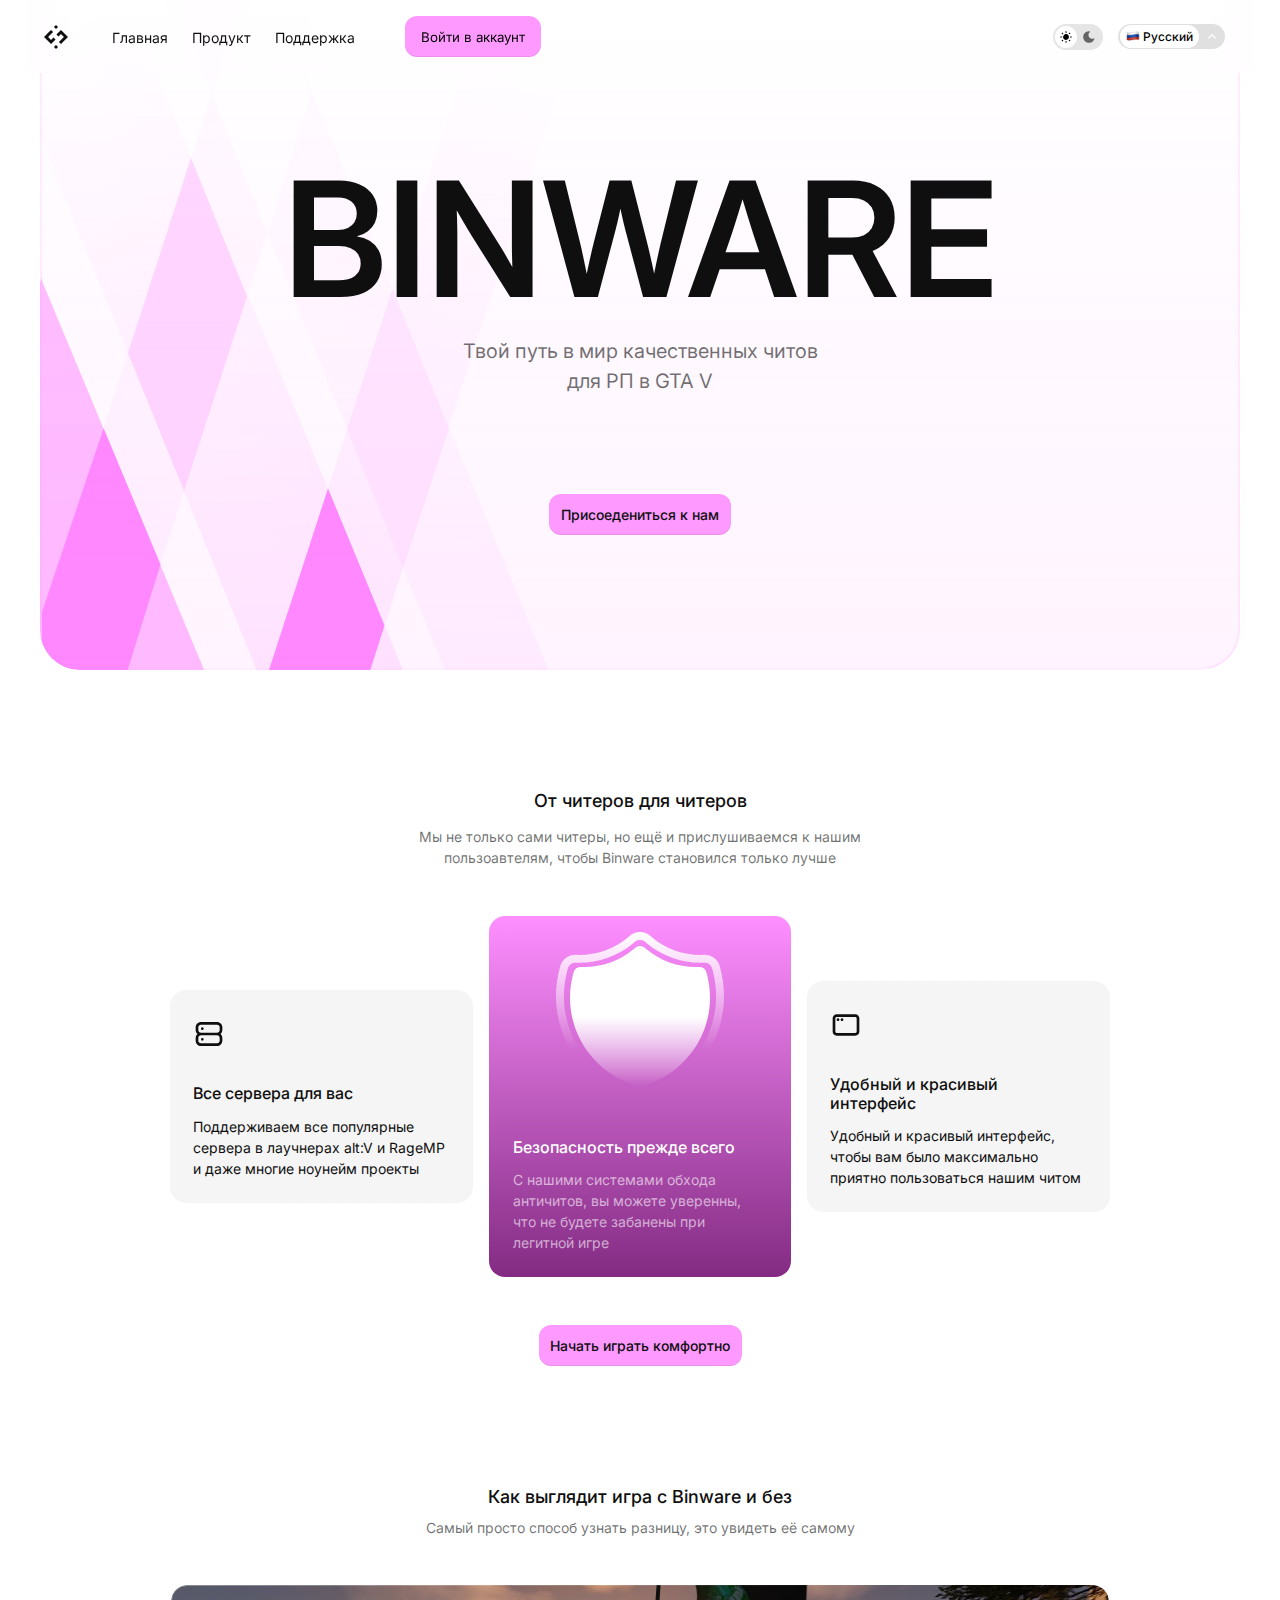
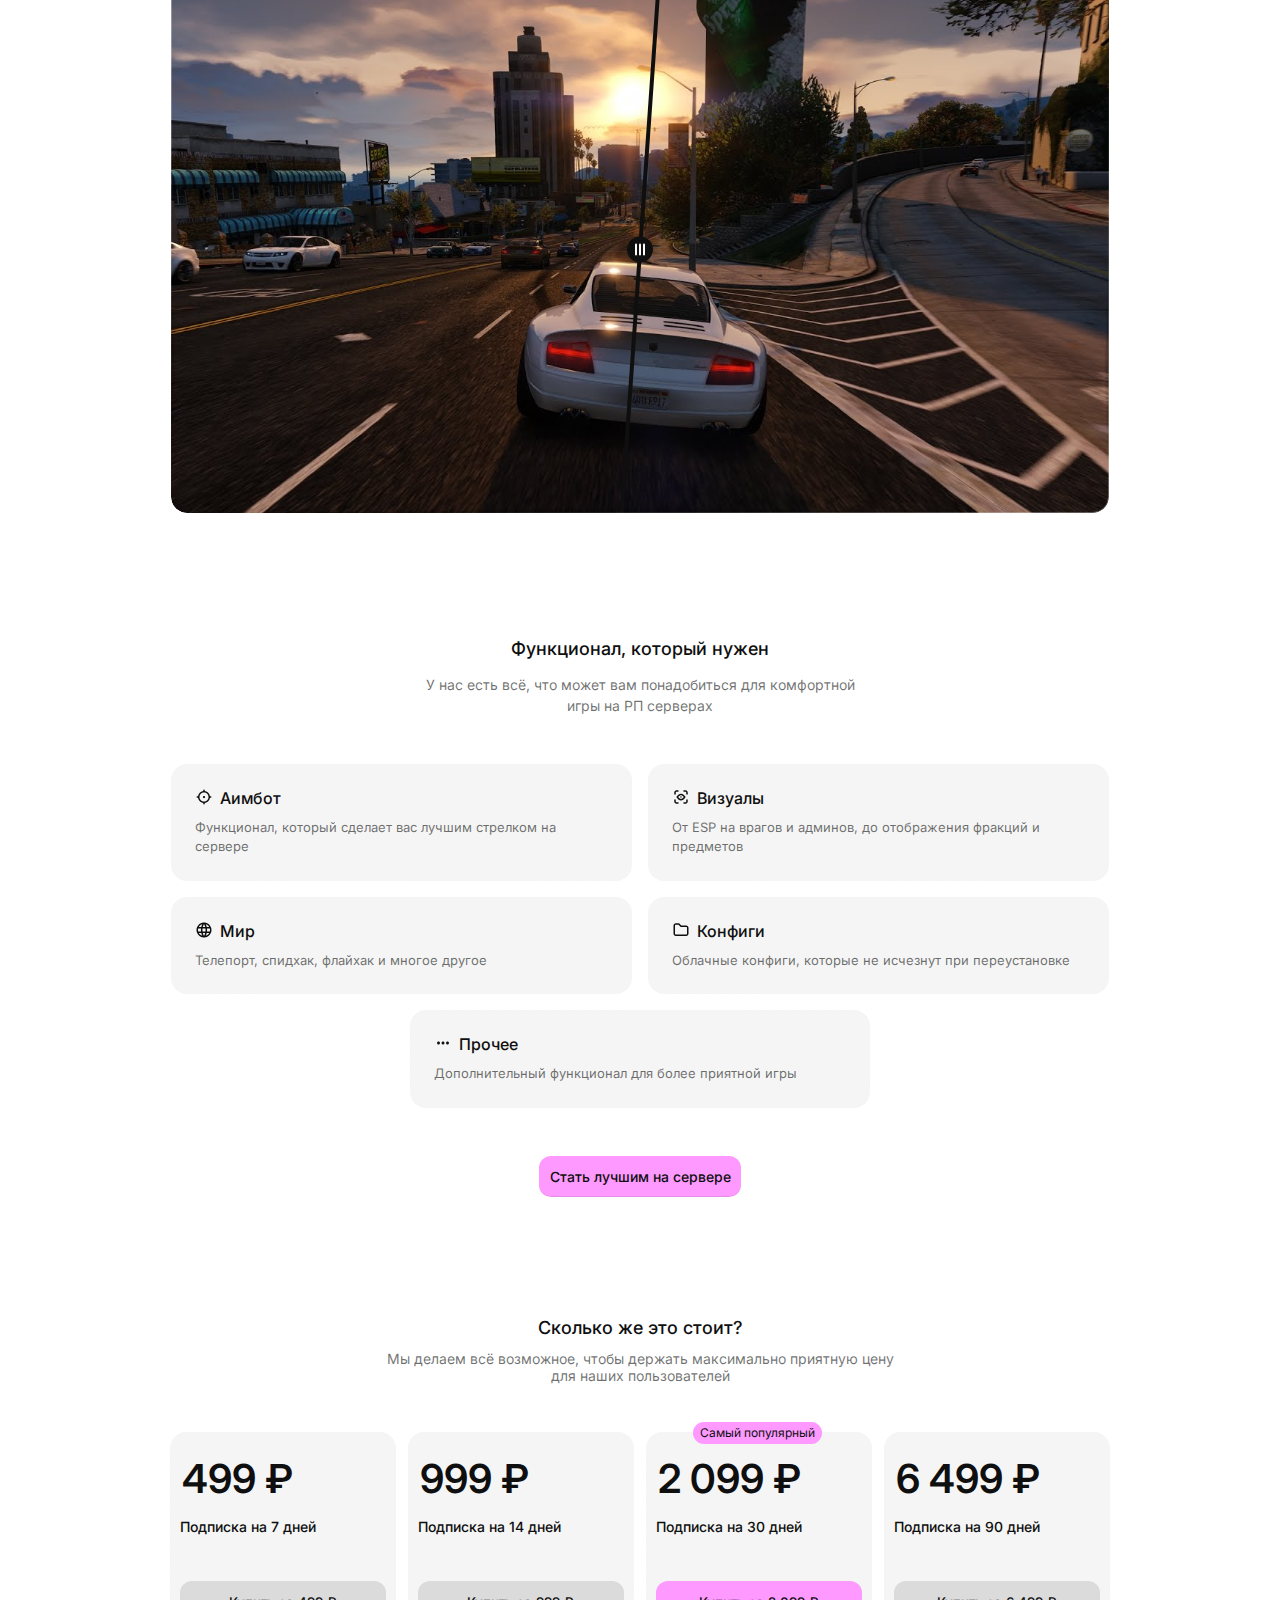
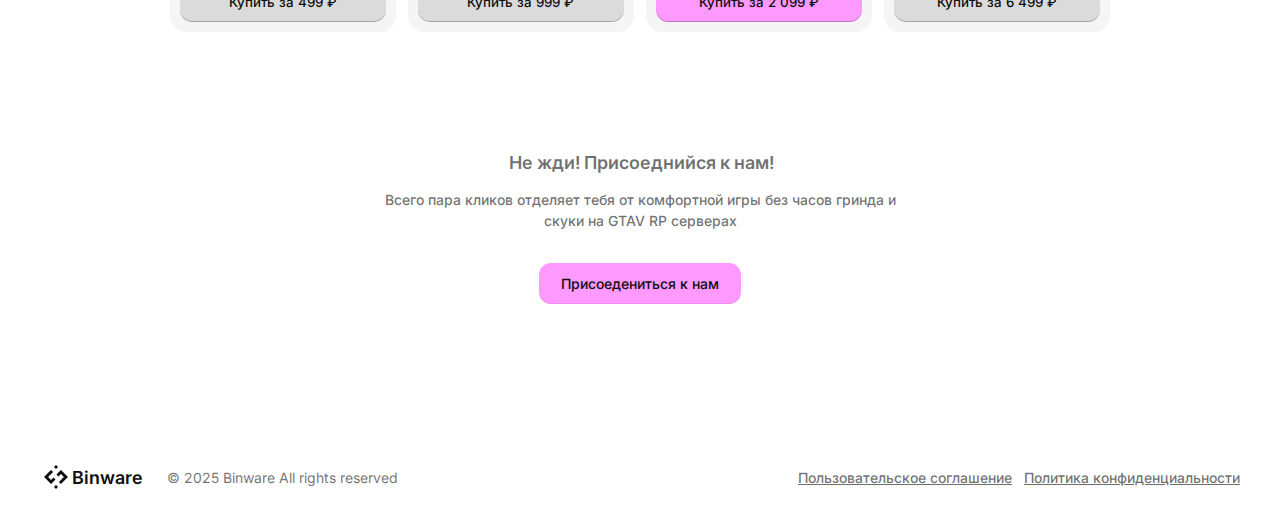
<file: index.html>
<!DOCTYPE html>
<html lang="en">

<head>
    <meta charset="UTF-8">
    <link rel="stylesheet" href="css/fonts.css">
    <link rel="stylesheet" href="css/style.css">
    <link rel="stylesheet" href="css/footer.css">
    <link rel="stylesheet" href="css/mode.css">
    <link rel="shortcut icon" href="favicon.ico" type="image/x-icon">
    <link rel="shortcut icon" href="favicon.svg" type="image/x-icon">
    <meta name="viewport" content="width=device-width, initial-scale=1.0">
    <title>Binware - Главная страница</title>
</head>

<body class="index">

    <div class="header">
        <div class="header_container">
            <div  class="header_inner logo">
                <a href="index.html">
                    <!---->
                </a>
            </div>
            <div class="header_inner">
                <ul class="header_menu">
                    <li>
                        <a class="menu_link" href="index.html">
                            Главная
                        </a>
                    </li>
                    <li>
                        <a class="menu_link" href="#Product">
                            Продукт
                        </a>
                    </li>
                    <li>
                        <a class="menu_link" href="#">
                            Поддержка
                        </a>
                    </li>
                </ul>
            </div>
            <div class="header_inner">
                <a href="auth/login.html">
                    <button class="header_button">
                        Войти в аккаунт
                    </button>
                </a>
            </div>
            <div class="header_inner">
                <div class="switch_container" id="themeSwitch">
                    <div class="switch_light">
                        <svg width="14" height="14" viewBox="0 0 14 14" fill="none" xmlns="http://www.w3.org/2000/svg">
                            <path d="M7.00011 11.0833C7.14294 11.0834 7.28074 11.136 7.38748 11.2309C7.49421 11.3258 7.56272 11.4565 7.57945 11.5983L7.58344 11.6667V12.25C7.58328 12.3987 7.526 12.5418 7.42394 12.6499C7.32191 12.7579 7.18259 12.8229 7.03429 12.8316C6.88592 12.8403 6.73984 12.792 6.62584 12.6966C6.51185 12.6012 6.43835 12.466 6.42076 12.3184L6.41677 12.25V11.6667C6.41677 11.512 6.47828 11.3636 6.58767 11.2542C6.69706 11.1449 6.84543 11.0833 7.00011 11.0833Z"  /><path d="M3.67499 9.74178C3.82966 9.74179 3.97805 9.80333 4.08743 9.91268C4.18782 10.0131 4.24828 10.1469 4.25719 10.2887C4.26604 10.4303 4.22287 10.5707 4.13585 10.6829L4.08743 10.7375L3.67898 11.146C3.57409 11.2505 3.43331 11.3112 3.28535 11.3158C3.13721 11.3203 2.99262 11.2679 2.88146 11.1699C2.77035 11.0719 2.70068 10.9352 2.68663 10.7877C2.67264 10.6402 2.71512 10.493 2.80569 10.3758L2.85411 10.3211L3.26256 9.91268C3.37195 9.80332 3.52031 9.74178 3.67499 9.74178Z"   /><path d="M10.2164 9.75147C10.3562 9.72508 10.5009 9.75049 10.6232 9.82324L10.6824 9.86426L10.7377 9.91268L11.1455 10.3211C11.2501 10.4261 11.3113 10.5667 11.3159 10.7148C11.3204 10.8629 11.268 11.0075 11.17 11.1187C11.072 11.2298 10.9353 11.2994 10.7878 11.3135C10.6404 11.3275 10.4931 11.2849 10.3759 11.1944L10.3207 11.146L9.91279 10.7375C9.81212 10.6371 9.75138 10.503 9.74246 10.361C9.73358 10.2191 9.77711 10.0791 9.86437 9.9668C9.95164 9.85451 10.0767 9.77786 10.2164 9.75147Z"   /><path d="M7.00011 4.08333C7.57147 4.08333 8.1303 4.25105 8.60712 4.56584C9.08401 4.88072 9.45821 5.32887 9.68264 5.85441C9.90708 6.37997 9.97182 6.96014 9.86949 7.52238C9.76714 8.08457 9.5019 8.60442 9.10672 9.01717C8.71152 9.42989 8.20388 9.71766 7.64667 9.84432C7.08947 9.97097 6.50721 9.93115 5.97244 9.72982C5.43762 9.52843 4.97361 9.17403 4.63829 8.71126C4.30301 8.24852 4.11109 7.69737 4.08629 7.12647L4.08344 7L4.08629 6.87354C4.11891 6.12264 4.44008 5.41321 4.98294 4.89339C5.5258 4.37357 6.2485 4.08338 7.00011 4.08333Z"  /><path d="M2.33344 6.41667C2.48207 6.41687 2.62527 6.47357 2.73334 6.5756C2.84145 6.67767 2.90635 6.81741 2.91507 6.96582C2.92377 7.11419 2.87542 7.26027 2.78006 7.37427C2.68468 7.48822 2.54935 7.56174 2.4018 7.57935L2.33344 7.58333H1.75011C1.60149 7.58317 1.4583 7.52639 1.35021 7.4244C1.24209 7.32233 1.1772 7.1826 1.16848 7.03418C1.15977 6.88576 1.20807 6.73975 1.30349 6.62573C1.39892 6.51173 1.53412 6.43821 1.68175 6.42066L1.75011 6.41667H2.33344Z"  /><path d="M12.2501 6.41667C12.3987 6.41687 12.5419 6.47357 12.65 6.5756C12.7581 6.67767 12.823 6.81741 12.8317 6.96582C12.8404 7.11419 12.7921 7.26027 12.6967 7.37427C12.6013 7.48822 12.466 7.56174 12.3185 7.57935L12.2501 7.58333H11.6668C11.5182 7.58317 11.375 7.52639 11.2669 7.4244C11.1588 7.32233 11.0939 7.1826 11.0852 7.03418C11.0764 6.88576 11.1247 6.73975 11.2202 6.62573C11.3156 6.51173 11.4508 6.43821 11.5984 6.42066L11.6668 6.41667H12.2501Z"  /><path d="M3.15831 2.69393C3.29767 2.66746 3.4418 2.69295 3.56391 2.76514L3.62429 2.80558L3.67898 2.85401L4.08743 3.26245C4.19205 3.36743 4.25266 3.50852 4.25719 3.65666C4.26168 3.80468 4.20981 3.94887 4.11192 4.05998C4.01394 4.1711 3.87715 4.24071 3.72968 4.2548C3.58214 4.26886 3.43449 4.2264 3.31725 4.13574L3.26256 4.08732L2.85411 3.67887C2.75399 3.57843 2.69376 3.44501 2.68492 3.30347C2.67614 3.16179 2.71922 3.02139 2.80626 2.90926C2.89335 2.79712 3.01883 2.72049 3.15831 2.69393Z"  /><path d="M10.7331 2.68368C10.8877 2.68368 11.0362 2.74477 11.1455 2.85401C11.2459 2.95442 11.3064 3.08826 11.3153 3.22998C11.3242 3.37175 11.281 3.51195 11.194 3.62419L11.1455 3.67887L10.7371 4.08732C10.6321 4.19187 10.4915 4.25254 10.3435 4.25708C10.1953 4.2616 10.0507 4.20984 9.93956 4.11182C9.82846 4.01381 9.75879 3.87707 9.74474 3.72957C9.73068 3.58204 9.77371 3.43439 9.86437 3.31714L9.91279 3.26245L10.3207 2.85401C10.43 2.7447 10.5785 2.68372 10.7331 2.68368Z" /><path d="M7.00011 1.16667C7.14294 1.16672 7.28074 1.2193 7.38748 1.31421C7.49421 1.40913 7.56272 1.53979 7.57945 1.68164L7.58344 1.75V2.33333C7.58328 2.48201 7.526 2.62512 7.42394 2.73324C7.32191 2.84122 7.18259 2.90622 7.03429 2.91496C6.88592 2.92367 6.73984 2.87531 6.62584 2.77995C6.51185 2.68455 6.43835 2.54929 6.42076 2.40169L6.41677 2.33333V1.75C6.41677 1.59529 6.47828 1.44696 6.58767 1.33757C6.69706 1.22821 6.84543 1.16667 7.00011 1.16667Z"/>
                        </svg>
                    </div>
                    <div class="switch_dark">
                        <svg width="14" height="14" viewBox="0 0 14 14" fill="none" xmlns="http://www.w3.org/2000/svg">
                            <path d="M7.03476 1.16325L7.07407 1.16667H7.22959C7.73751 1.16685 7.99301 1.76366 7.67164 2.1311L7.62664 2.17782C6.97706 2.78122 6.55931 3.59304 6.4463 4.47241C6.3333 5.35186 6.53197 6.24338 7.00799 6.99146C7.484 7.73948 8.20744 8.29699 9.05193 8.56714C9.89641 8.83725 10.809 8.8026 11.6308 8.46973C12.1102 8.27517 12.5868 8.75596 12.3879 9.23421C11.9826 10.2093 11.3198 11.0561 10.471 11.6843C9.62217 12.3124 8.61888 12.6983 7.56796 12.8009C6.51707 12.9035 5.45798 12.7191 4.50375 12.2671C3.54945 11.8149 2.73558 11.1117 2.14934 10.2334C1.56319 9.35513 1.22613 8.33435 1.17465 7.2797C1.12319 6.22495 1.35916 5.17578 1.85711 4.24455C2.35506 3.31336 3.09673 2.53499 4.00245 1.99211C4.90799 1.44936 5.94371 1.16242 6.99944 1.16211L7.03476 1.16325Z"/>
                        </svg>
                    </div>
                    <div class="switch_circle"></div>
                </div>
                <div class="header_lang_item">
                    <div class="header_lang_main">
                        <img src="images/flags/russia.svg" alt="russia">
                        <span>Русский</span>
                    </div>
                    <div class="header_lang_button">
                        <svg width="9" height="5" viewBox="0 0 9 5" fill="none">
                            <path d="M3.67 0.17C3.9 -0.06 4.26 -0.06 4.49 0.17L7.99 3.67C8.22 3.9 8.22 4.27 7.99 4.49C7.76 4.72 7.39 4.72 7.17 4.49L4.08 1.41L0.99 4.49C0.76 4.72 0.39 4.72 0.17 4.49C-0.06 4.27 -0.06 3.9 0.17 3.67L3.67 0.17Z" fill="white"/>
                        </svg>
                    </div>
                    <!-- выпадающий список -->
                    <div class="lang_dropdown">
                        <div class="lang_option active">
                            <img src="images/flags/russia.svg" width="17" alt="">
                            Русский
                        </div>
                        <div onclick="location.href='en.html'"  class="lang_option">
                            <img src="images/flags/usa.svg" width="17" alt="">
                            Английский
                        </div>
                    </div>
                </div>
                <a style="text-decoration: none;" href="#">
                    <button class="header_button_mobile">
                        Войти
                    </button>
                </a>
            </div>
        </div>
    </div>

    <div class="hero">
        <div class="hero_container hero_backg">
            <h1 class="hero_title">
                BINWARE
            </h1>
            <p class="hero_paragraph">
                Твой путь в мир качественных читов <br> для РП в GTA V
            </p>
            <button class="hero_button" >
                Присоедениться к нам
            </button>
        </div>
    </div>

    <div id="Product"></div>

    <div class="cheat_text_section">
        <h2 class="cheat_text_section_title">
            От читеров для читеров
        </h2>
        <p class="cheat_text_section_paragraph">
            Мы не только сами читеры, но ещё и прислушиваемся к нашим пользоавтелям, чтобы Binware становился только
            лучше
        </p>
    </div>

    <div class="cheat_main_section">
        <div class="cheat_main_left_inner">
            <div class="cheat_main_left_icon server-mode">
                <!---->
            </div>
            <div class="cheat_main_left_text">
                <h2 class="cheat_main_left_text_mode">
                    Все сервера для вас
                </h2>
                <p  class="cheat_main_left_text_mode_p">
                    Поддерживаем все популярные сервера в лаучнерах alt:V и RageMP
                    и даже многие ноунейм проекты
                </p>
            </div>
        </div>
        <div class="cheat_main_center_inner">
            <div class="cheat_main_left_icon">
                <img src="images/Icons/shield.svg" alt="">
            </div>
            <div class="cheat_main_left_text">
                <h2 >
                    Безопасность прежде всего
                </h2>
                <p >
                    С нашими системами обхода античитов, вы можете уверенны, что не будете забанены при легитной игре
                </p>
            </div>
        </div>
        <div class="cheat_main_right_inner">
            <div class="cheat_main_left_icon terminal-mode">
                <!---->
            </div>
            <div class="cheat_main_left_text">
                <h2 class="cheat_main_left_text_mode">
                    Удобный и красивый интерфейс
                </h2>
                <p class="cheat_main_left_text_mode_p">
                    Удобный и красивый интерфейс, чтобы вам было максимально приятно пользоваться нашим читом
                </p>
            </div>
        </div>
    </div>

    <div class="cheat_button_section">
        <a href="#">
            <button>
                Начать играть комфортно
            </button>
        </a>
    </div>

    <div class="demo_container">
        <div class="demo_text">
            <h2>
                Как выглядит игра с Binware и без
            </h2>
            <p>
                Самый просто способ узнать разницу, это увидеть её самому
            </p>
        </div>
        <div class="demo_item">
            <img src="images/gta.svg" width="100%" alt="">
        </div>
    </div>

    <div class="features_text_section">
        <h1 class="features_text_title">
            Функционал, который нужен
        </h1>
        <p class="features_text_description">
            У нас есть всё, что может вам понадобиться для комфортной <br>
            игры на РП серверах
        </p>
    </div>

    <div class="features_main_container">
        <div class="features_main_first_inner">
            <div class="features_main_icons features_img1">
                <!---->
                <p>
                    Аимбот
                </p>
            </div>
            <div class="features_main_text">
                Функционал, который сделает вас лучшим стрелком на сервере
            </div>
        </div>
        <div class="features_main_second_inner">
            <div class="features_main_icons features_img2">
                <!---->
                <p>
                    Визуалы
                </p>
            </div>
            <div class="features_main_text">
                От ESP на врагов и админов, до отображения фракций и предметов
            </div>
        </div>
        <div class="features_main_third_inner">
            <div class="features_main_icons features_img3">
                <!---->
                <p>
                    Мир
                </p>
            </div>
            <div class="features_main_text">
                Телепорт, спидхак, флайхак и многое другое
            </div>
        </div>
        <div class="features_main_fourth_inner">
            <div class="features_main_icons features_img4">
                <!---->
                <p>
                    Конфиги
                </p>
            </div>
            <div class="features_main_text">
                Облачные конфиги, которые не исчезнут при переустановке
            </div>
        </div>
        <div class="features_main_fifth_inner">
            <div class="features_main_icons features_img5">
                <!---->
                <p>
                    Прочее
                </p>
            </div>
            <div class="features_main_text">
                Дополнительный функционал для более приятной игры
            </div>
        </div>
    </div>

    <div class="features_button_content">
        <a href="#">
            <button>
                Стать лучшим на сервере
            </button>
        </a>
    </div>

    <div class="prices_text_section">
        <h1 class="prices_text_title">
            Сколько же это стоит?
        </h1>
        <p class="prices_text_description">
            Мы делаем всё возможное, чтобы держать максимально приятную цену <br> для наших пользователей
        </p>
    </div>

    <div class="prices_main_section">
        <div class="prices_main_inner">
            <h1>
                499 ₽
            </h1>
            <p>
                Подписка на 7 дней
            </p>
            <a href="#">
                <button>
                    Купить за 499 ₽
                </button>
            </a>
        </div>
        <div class="prices_main_inner">
            <h1>
                999 ₽
            </h1>
            <p>
                Подписка на 14 дней
            </p>
            <a href="#">
                <button>
                    Купить за 999 ₽
                </button>
            </a>
        </div>
        <div class="prices_main_inner">
            <div  class="prices_main_popular">
                Самый популярный
            </div>
            <h1>
                2 099 ₽
            </h1>
            <p>
                Подписка на 30 дней
            </p>
            <a href="#">
                <button class="prices_main_button_popular">
                    Купить за 2 099 ₽
                </button>
            </a>
        </div>
        <div class="prices_main_inner">
            <h1>
                6 499 ₽
            </h1>
            <p>
                Подписка на 90 дней
            </p>
            <a href="#">
                <button>
                    Купить за 6 499 ₽
                </button>
            </a>
        </div>
    </div>

    <div class="prices_button_section">
        <h1>
            Не жди! Присоеднийся к нам!
        </h1>
        <p>
            Всего пара кликов отделяет тебя от комфортной игры без часов гринда и <br> скуки на GTAV RP серверах
        </p>
        <a href="#">
            <button>
                Присоедениться к нам
            </button>
        </a>
    </div>

    <footer class="footer_header">
        <div class="footer_container">
            <div class="footer_inner">
                <div class="footer_logo">
                    <div style="margin-top: 12px;" class="logo"></div>
                    <p>Binware</p>
                </div>
                <p class="footer_copy">
                    © 2025 Binware All rights reserved
                </p>
            </div>
            <div class="footer_inner">
                <a href="#">
                    Пользовательское соглашение
                </a>
                <a href="#2">
                    Политика конфиденциальности
                </a>
            </div>
        </div>
    </footer>

    <script>
        const langItem = document.querySelector('.header_lang_item');
        const dropdown = document.querySelector('.lang_dropdown');
        const arrow = document.querySelector('.header_lang_button');

        langItem.addEventListener('click', () => {
            dropdown.classList.toggle('active');
            arrow.classList.toggle('active');
        });
    </script>
    

    <script>
        const switcher = document.getElementById("themeSwitch");
        const body = document.body;
        const savedTheme = localStorage.getItem("theme");
        if (savedTheme) {
            body.classList.add(savedTheme);
        } else {
            body.classList.add("light");
        }
        switcher.addEventListener("click", () => {
            body.classList.toggle("light");
            body.classList.toggle("dark");

            const currentTheme = body.classList.contains("light") ? "light" : "dark";
            localStorage.setItem("theme", currentTheme);
        });

        window.addEventListener("storage", (event) => {
            if (event.key === "theme") {
                body.classList.remove("light", "dark");
                body.classList.add(event.newValue);
            }
        });
    </script>


    <script src="js/main.js"></script>
</body>

</html>
</file>
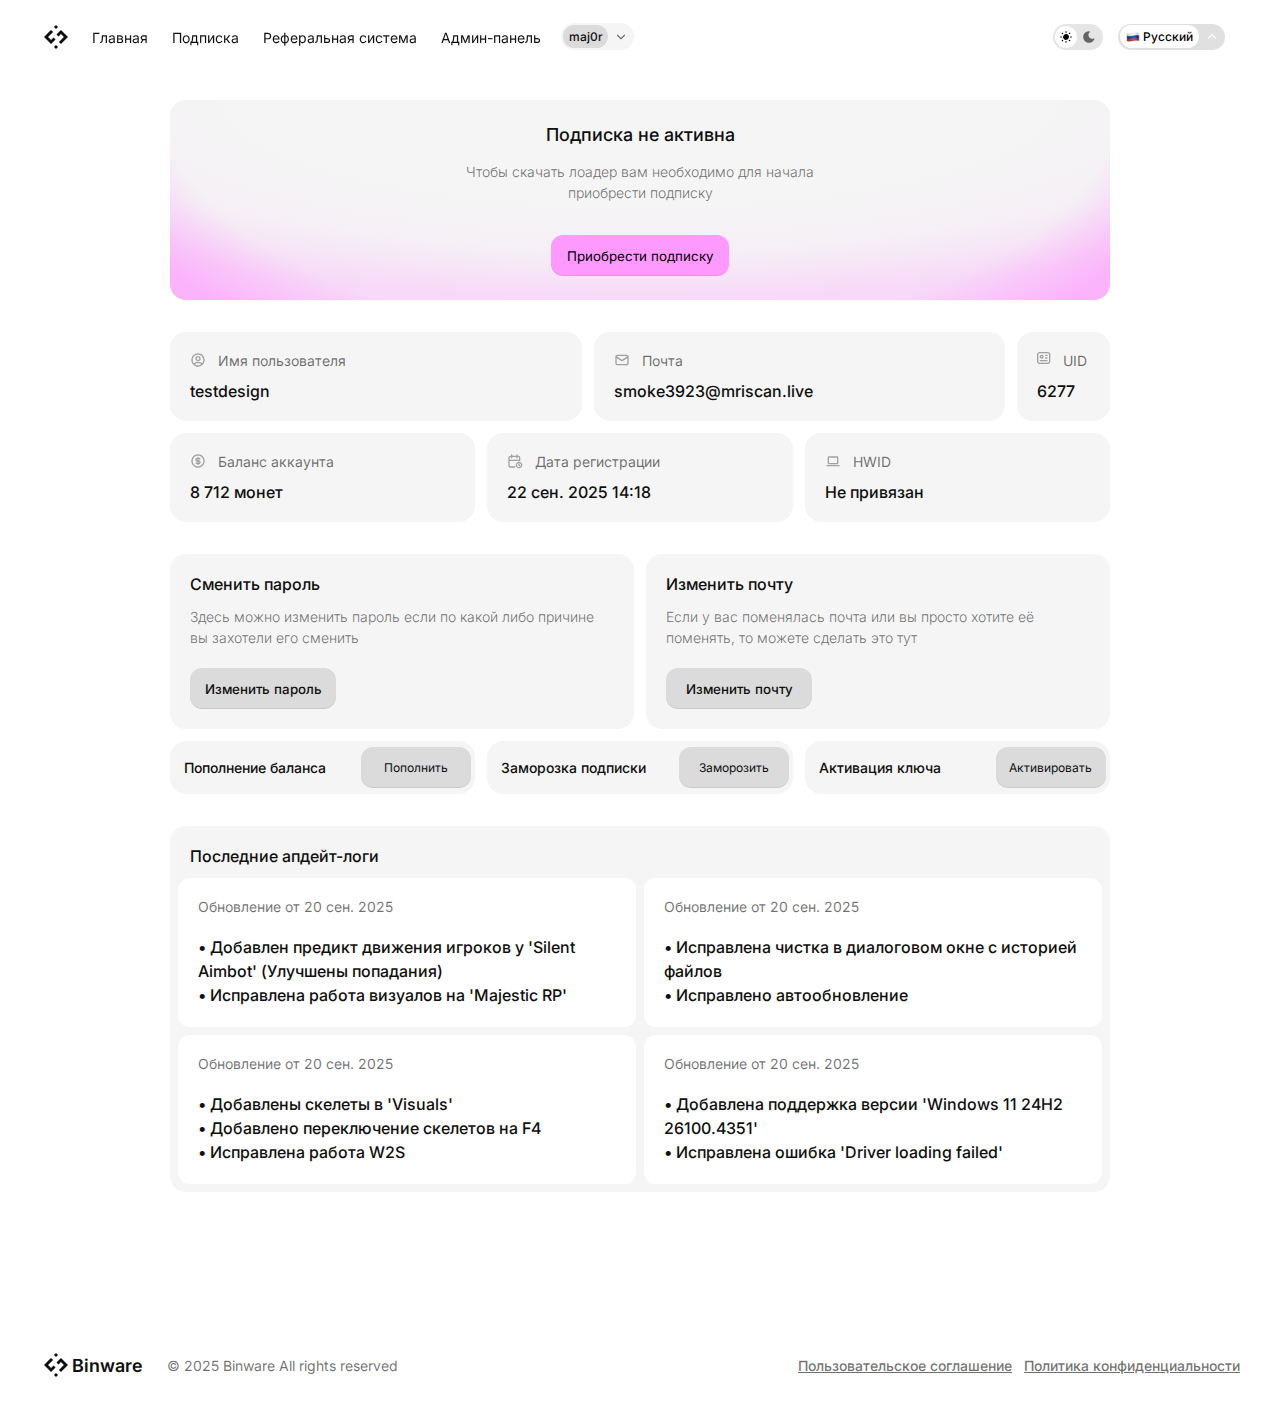
<file: personal-area/index.html>
<!DOCTYPE html>
<html lang="en">
<head>
    <meta charset="UTF-8">
    <link rel="stylesheet" href="../css/fonts.css">
    <link rel="stylesheet" href="../css/main.css">
    <link rel="stylesheet" href="../css/footer.css">
    <link rel="stylesheet" href="../css/mode.css">
    <link rel="shortcut icon" href="../favicon.ico" type="image/x-icon">
    <link rel="shortcut icon" href="../favicon.svg" type="image/x-icon">
    <meta name="viewport" content="width=device-width, initial-scale=1.0">
    <title>Binware - Личный кабинет</title>
</head>
<body class="index">
    
    <div class="header">
        <div class="header_container">
            <div  class="header_inner logo">
                <a href="../index.html">
                    <!---->
                </a>
            </div>
            <div class="header_inner">
                <ul class="header_menu">
                    <li>
                        <a class="menu_link" href="../personal-area/">
                            Главная
                        </a>
                    </li>
                    <li>
                        <a class="menu_link deactive" href="payment.html">
                            Подписка
                        </a>
                    </li>
                    <li>
                        <a class="menu_link deactive" href="invite.html">
                            Реферальная система
                        </a>
                    </li>
                    <li>
                        <a class="menu_link deactive" href="../admin/license.html">
                            Админ-панель
                        </a>
                    </li>
                </ul>
            </div>
            <div class="header_inner none">
               <div class="header_burger" data-burger>
                    <div class="header_name">
                        <span>maj0r</span>
                    </div>

                    <div class="header_svg" data-burger-icon>
                        <svg width="14" height="14" viewBox="0 0 14 14" fill="none" xmlns="http://www.w3.org/2000/svg"> 
                            <path d="M10.0878 4.83761C10.3157 4.6098 10.6849 4.6098 10.9127 4.83761C11.1405 5.06542 11.1405 5.43469 10.9127 5.66248L7.41272 9.16248C7.18493 9.39027 6.81566 9.39024 6.58785 9.16248L3.08785 5.66248C2.86004 5.43467 2.86004 5.06542 3.08785 4.83761C3.31565 4.6098 3.68491 4.6098 3.91272 4.83761L7.00028 7.92518L10.0878 4.83761Z"  /> 
                        </svg>
                    </div>

                    <div class="burger_window" data-burger-window>
                        <div class="menu_item active" onclick="location.href='index.html';">Главная</div>
                        <div class="menu_item" onclick="location.href='payment.html';">Подписка</div>
                        <div class="menu_item" onclick="location.href='invite.html';">Реферальная система</div>
                        <div class="menu_item" onclick="location.href='../admin/license.html';">Админ-панель</div>
                        <div class="menu_item" onclick="location.href='../index.html';">Выйти из аккаунта</div>
                    </div>
                </div>
            </div>
            <div class="header_inner">
                <div class="switch_container" id="themeSwitch">
                    <div class="switch_light">
                        <svg width="14" height="14" viewBox="0 0 14 14" fill="none" xmlns="http://www.w3.org/2000/svg">
                            <path d="M7.00011 11.0833C7.14294 11.0834 7.28074 11.136 7.38748 11.2309C7.49421 11.3258 7.56272 11.4565 7.57945 11.5983L7.58344 11.6667V12.25C7.58328 12.3987 7.526 12.5418 7.42394 12.6499C7.32191 12.7579 7.18259 12.8229 7.03429 12.8316C6.88592 12.8403 6.73984 12.792 6.62584 12.6966C6.51185 12.6012 6.43835 12.466 6.42076 12.3184L6.41677 12.25V11.6667C6.41677 11.512 6.47828 11.3636 6.58767 11.2542C6.69706 11.1449 6.84543 11.0833 7.00011 11.0833Z"  /><path d="M3.67499 9.74178C3.82966 9.74179 3.97805 9.80333 4.08743 9.91268C4.18782 10.0131 4.24828 10.1469 4.25719 10.2887C4.26604 10.4303 4.22287 10.5707 4.13585 10.6829L4.08743 10.7375L3.67898 11.146C3.57409 11.2505 3.43331 11.3112 3.28535 11.3158C3.13721 11.3203 2.99262 11.2679 2.88146 11.1699C2.77035 11.0719 2.70068 10.9352 2.68663 10.7877C2.67264 10.6402 2.71512 10.493 2.80569 10.3758L2.85411 10.3211L3.26256 9.91268C3.37195 9.80332 3.52031 9.74178 3.67499 9.74178Z"   /><path d="M10.2164 9.75147C10.3562 9.72508 10.5009 9.75049 10.6232 9.82324L10.6824 9.86426L10.7377 9.91268L11.1455 10.3211C11.2501 10.4261 11.3113 10.5667 11.3159 10.7148C11.3204 10.8629 11.268 11.0075 11.17 11.1187C11.072 11.2298 10.9353 11.2994 10.7878 11.3135C10.6404 11.3275 10.4931 11.2849 10.3759 11.1944L10.3207 11.146L9.91279 10.7375C9.81212 10.6371 9.75138 10.503 9.74246 10.361C9.73358 10.2191 9.77711 10.0791 9.86437 9.9668C9.95164 9.85451 10.0767 9.77786 10.2164 9.75147Z"   /><path d="M7.00011 4.08333C7.57147 4.08333 8.1303 4.25105 8.60712 4.56584C9.08401 4.88072 9.45821 5.32887 9.68264 5.85441C9.90708 6.37997 9.97182 6.96014 9.86949 7.52238C9.76714 8.08457 9.5019 8.60442 9.10672 9.01717C8.71152 9.42989 8.20388 9.71766 7.64667 9.84432C7.08947 9.97097 6.50721 9.93115 5.97244 9.72982C5.43762 9.52843 4.97361 9.17403 4.63829 8.71126C4.30301 8.24852 4.11109 7.69737 4.08629 7.12647L4.08344 7L4.08629 6.87354C4.11891 6.12264 4.44008 5.41321 4.98294 4.89339C5.5258 4.37357 6.2485 4.08338 7.00011 4.08333Z"  /><path d="M2.33344 6.41667C2.48207 6.41687 2.62527 6.47357 2.73334 6.5756C2.84145 6.67767 2.90635 6.81741 2.91507 6.96582C2.92377 7.11419 2.87542 7.26027 2.78006 7.37427C2.68468 7.48822 2.54935 7.56174 2.4018 7.57935L2.33344 7.58333H1.75011C1.60149 7.58317 1.4583 7.52639 1.35021 7.4244C1.24209 7.32233 1.1772 7.1826 1.16848 7.03418C1.15977 6.88576 1.20807 6.73975 1.30349 6.62573C1.39892 6.51173 1.53412 6.43821 1.68175 6.42066L1.75011 6.41667H2.33344Z"  /><path d="M12.2501 6.41667C12.3987 6.41687 12.5419 6.47357 12.65 6.5756C12.7581 6.67767 12.823 6.81741 12.8317 6.96582C12.8404 7.11419 12.7921 7.26027 12.6967 7.37427C12.6013 7.48822 12.466 7.56174 12.3185 7.57935L12.2501 7.58333H11.6668C11.5182 7.58317 11.375 7.52639 11.2669 7.4244C11.1588 7.32233 11.0939 7.1826 11.0852 7.03418C11.0764 6.88576 11.1247 6.73975 11.2202 6.62573C11.3156 6.51173 11.4508 6.43821 11.5984 6.42066L11.6668 6.41667H12.2501Z"  /><path d="M3.15831 2.69393C3.29767 2.66746 3.4418 2.69295 3.56391 2.76514L3.62429 2.80558L3.67898 2.85401L4.08743 3.26245C4.19205 3.36743 4.25266 3.50852 4.25719 3.65666C4.26168 3.80468 4.20981 3.94887 4.11192 4.05998C4.01394 4.1711 3.87715 4.24071 3.72968 4.2548C3.58214 4.26886 3.43449 4.2264 3.31725 4.13574L3.26256 4.08732L2.85411 3.67887C2.75399 3.57843 2.69376 3.44501 2.68492 3.30347C2.67614 3.16179 2.71922 3.02139 2.80626 2.90926C2.89335 2.79712 3.01883 2.72049 3.15831 2.69393Z"  /><path d="M10.7331 2.68368C10.8877 2.68368 11.0362 2.74477 11.1455 2.85401C11.2459 2.95442 11.3064 3.08826 11.3153 3.22998C11.3242 3.37175 11.281 3.51195 11.194 3.62419L11.1455 3.67887L10.7371 4.08732C10.6321 4.19187 10.4915 4.25254 10.3435 4.25708C10.1953 4.2616 10.0507 4.20984 9.93956 4.11182C9.82846 4.01381 9.75879 3.87707 9.74474 3.72957C9.73068 3.58204 9.77371 3.43439 9.86437 3.31714L9.91279 3.26245L10.3207 2.85401C10.43 2.7447 10.5785 2.68372 10.7331 2.68368Z" /><path d="M7.00011 1.16667C7.14294 1.16672 7.28074 1.2193 7.38748 1.31421C7.49421 1.40913 7.56272 1.53979 7.57945 1.68164L7.58344 1.75V2.33333C7.58328 2.48201 7.526 2.62512 7.42394 2.73324C7.32191 2.84122 7.18259 2.90622 7.03429 2.91496C6.88592 2.92367 6.73984 2.87531 6.62584 2.77995C6.51185 2.68455 6.43835 2.54929 6.42076 2.40169L6.41677 2.33333V1.75C6.41677 1.59529 6.47828 1.44696 6.58767 1.33757C6.69706 1.22821 6.84543 1.16667 7.00011 1.16667Z"/>
                        </svg>
                    </div>
                    <div class="switch_dark">
                        <svg width="14" height="14" viewBox="0 0 14 14" fill="none" xmlns="http://www.w3.org/2000/svg">
                            <path d="M7.03476 1.16325L7.07407 1.16667H7.22959C7.73751 1.16685 7.99301 1.76366 7.67164 2.1311L7.62664 2.17782C6.97706 2.78122 6.55931 3.59304 6.4463 4.47241C6.3333 5.35186 6.53197 6.24338 7.00799 6.99146C7.484 7.73948 8.20744 8.29699 9.05193 8.56714C9.89641 8.83725 10.809 8.8026 11.6308 8.46973C12.1102 8.27517 12.5868 8.75596 12.3879 9.23421C11.9826 10.2093 11.3198 11.0561 10.471 11.6843C9.62217 12.3124 8.61888 12.6983 7.56796 12.8009C6.51707 12.9035 5.45798 12.7191 4.50375 12.2671C3.54945 11.8149 2.73558 11.1117 2.14934 10.2334C1.56319 9.35513 1.22613 8.33435 1.17465 7.2797C1.12319 6.22495 1.35916 5.17578 1.85711 4.24455C2.35506 3.31336 3.09673 2.53499 4.00245 1.99211C4.90799 1.44936 5.94371 1.16242 6.99944 1.16211L7.03476 1.16325Z"/>
                        </svg>
                    </div>
                    <div class="switch_circle"></div>
                </div>
                <div class="header_lang_item">
                    <div class="header_lang_main">
                        <img src="../images/flags/russia.svg" alt="russia">
                        <span>Русский</span>
                    </div>
                    <div class="header_lang_button">
                        <svg width="9" height="5" viewBox="0 0 9 5" fill="none">
                            <path d="M3.67 0.17C3.9 -0.06 4.26 -0.06 4.49 0.17L7.99 3.67C8.22 3.9 8.22 4.27 7.99 4.49C7.76 4.72 7.39 4.72 7.17 4.49L4.08 1.41L0.99 4.49C0.76 4.72 0.39 4.72 0.17 4.49C-0.06 4.27 -0.06 3.9 0.17 3.67L3.67 0.17Z" fill="white"/>
                        </svg>
                    </div>
                    <!-- выпадающий список -->
                    <div class="lang_dropdown">
                        <div class="lang_option active">
                            <img src="../images/flags/russia.svg" width="17" alt="">
                            Русский
                        </div>
                        <div onclick="location.href='en.html'"  class="lang_option">
                            <img src="../images/flags/usa.svg" width="17" alt="">
                            Английский
                        </div>
                    </div>
                </div>
                <!--wrf-->
                <div class="header_burger_re" data-burger>
                    <div class="header_burger_mobile">

                        <div class="header_name color">
                            <span>maj0r</span>
                        </div>

                        <div class="header_svg" data-burger-icon>
                            <svg width="14" height="14" viewBox="0 0 14 14" fill="none" xmlns="http://www.w3.org/2000/svg"> 
                                <path d="M10.0878 4.83761C10.3157 4.6098 10.6849 4.6098 10.9127 4.83761C11.1405 5.06542 11.1405 5.43469 10.9127 5.66248L7.41272 9.16248C7.18493 9.39027 6.81566 9.39024 6.58785 9.16248L3.08785 5.66248C2.86004 5.43467 2.86004 5.06542 3.08785 4.83761C3.31565 4.6098 3.68491 4.6098 3.91272 4.83761L7.00028 7.92518L10.0878 4.83761Z"  /> 
                            </svg>
                        </div>

                        <div class="burger_window" data-burger-window>
                            <div class="menu_item">Главная</div>
                            <div class="menu_item">Подписка</div>
                            <div class="menu_item">Реферальная система</div>
                            <div class="menu_item">Админ-панель</div>
                            <div class="menu_item">Выйти из аккаунта</div>
                        </div>

                    </div>
                </div>
                <!---->
            </div>
        </div>
    </div>

 

    <div class="plan_container">
        <div class="plan_inner">
            <h1 class="plan_title">
                Подписка не активна
            </h1>
            <p class="plan_paragraph">
                Чтобы скачать лоадер вам необходимо для начала <br> приобрести подписку
            </p>
            <a href="#">
                <button class="plan_button width">
                    Приобрести подписку
                </button>
            </a>
        </div>
    </div>


    <div class="personalinfo_container">
        <div class="personalinfo_first_inner">
            <div class="personalinfo_title_inside_flex">
                <svg width="16" height="16" viewBox="0 0 16 16" fill="none" xmlns="http://www.w3.org/2000/svg">
                    <path fill-rule="evenodd" clip-rule="evenodd" d="M7.99967 3.99999C8.70692 3.99999 9.38499 4.28115 9.88509 4.78124C10.3852 5.28134 10.6663 5.95942 10.6663 6.66666C10.6663 7.37391 10.3852 8.05198 9.88509 8.55208C9.38499 9.05218 8.70692 9.33333 7.99967 9.33333C7.29243 9.33333 6.61436 9.05218 6.11426 8.55208C5.61416 8.05198 5.33301 7.37391 5.33301 6.66666C5.33301 5.95942 5.61416 5.28134 6.11426 4.78124C6.61436 4.28115 7.29243 3.99999 7.99967 3.99999ZM7.99967 5.33333C7.64605 5.33333 7.30701 5.47391 7.05697 5.72395C6.80692 5.974 6.66634 6.31304 6.66634 6.66666C6.66634 7.02028 6.80692 7.35932 7.05697 7.60937C7.30701 7.85942 7.64605 8 7.99967 8C8.3533 8 8.69233 7.85942 8.94238 7.60937C9.19243 7.35932 9.33301 7.02028 9.33301 6.66666C9.33301 6.31304 9.19243 5.974 8.94238 5.72395C8.69233 5.47391 8.3533 5.33333 7.99967 5.33333Z"  fill-opacity="0.6"/><path fill-rule="evenodd" clip-rule="evenodd" d="M8.3278 1.34114C9.09119 1.37876 9.84347 1.54738 10.5511 1.84049C11.3599 2.17552 12.0948 2.66676 12.7139 3.2858C13.3329 3.90484 13.8241 4.63975 14.1592 5.44856C14.4942 6.2574 14.6663 7.12452 14.6663 8L14.6585 8.32812C14.6209 9.09151 14.4523 9.84379 14.1592 10.5514C13.8241 11.3602 13.3329 12.0951 12.7139 12.7142C12.602 12.826 12.4847 12.9318 12.3656 13.0352C12.34 13.0614 12.3122 13.0855 12.2822 13.1074C11.7626 13.5432 11.1797 13.8991 10.5511 14.1595C9.84347 14.4526 9.09119 14.6212 8.3278 14.6588L7.99967 14.6667C7.1242 14.6667 6.25708 14.4945 5.44824 14.1595C4.63943 13.8245 3.90452 13.3332 3.28548 12.7142C2.66644 12.0951 2.1752 11.3602 1.84017 10.5514C1.54706 9.84379 1.37844 9.09151 1.34082 8.32812L1.33301 8C1.33301 7.12452 1.50514 6.2574 1.84017 5.44856C2.1752 4.63975 2.66644 3.90484 3.28548 3.2858C3.90452 2.66676 4.63943 2.17552 5.44824 1.84049C6.25708 1.50546 7.1242 1.33333 7.99967 1.33333L8.3278 1.34114ZM6.66634 11.3333C6.23627 11.3332 5.81747 11.4719 5.47233 11.7285C5.24574 11.897 5.05956 12.1109 4.92285 12.3542C5.24546 12.5819 5.59208 12.7752 5.95866 12.9271C6.60573 13.1951 7.29929 13.3333 7.99967 13.3333L8.26204 13.3268C8.87279 13.2967 9.47454 13.1616 10.0407 12.9271C10.4073 12.7752 10.7539 12.5819 11.0765 12.3542C10.94 12.1113 10.7543 11.8975 10.5283 11.7292C10.2261 11.5041 9.8673 11.3698 9.49382 11.3398L9.33301 11.3333H6.66634ZM7.99967 2.66666C7.29929 2.66666 6.60573 2.80489 5.95866 3.07291C5.31164 3.34094 4.7234 3.7333 4.22819 4.22851C3.73298 4.72372 3.34062 5.31196 3.07259 5.95898C2.80457 6.60605 2.66634 7.29961 2.66634 8L2.67285 8.26236C2.70293 8.87312 2.83809 9.47486 3.07259 10.041C3.28288 10.5486 3.57052 11.0194 3.9235 11.4381C4.12911 11.1407 4.38292 10.8767 4.67676 10.6582C5.25193 10.2306 5.94964 9.99982 6.66634 10H9.33301C10.0505 9.9998 10.749 10.231 11.3245 10.6595C11.6173 10.8775 11.8701 11.141 12.0752 11.4375C12.4282 11.0188 12.7165 10.5486 12.9268 10.041C13.1948 9.39394 13.333 8.70038 13.333 8L13.3265 7.73763C13.2964 7.12687 13.1613 6.52513 12.9268 5.95898C12.6587 5.31196 12.2664 4.72372 11.7712 4.22851C11.2759 3.7333 10.6877 3.34094 10.0407 3.07291C9.47454 2.83841 8.87279 2.70325 8.26204 2.67317L7.99967 2.66666Z"  fill-opacity="0.6"/>
                </svg>
                <h1>
                    Имя пользователя
                </h1>
            </div>
            <div class="personalinfo_description_inside_flex">
                <p>
                    testdesign
                </p>
            </div>
        </div>
        <div class="personalinfo_second_inner">
            <div class="personalinfo_title_inside_flex">
                <svg width="16" height="16" viewBox="0 0 16 16" fill="none" xmlns="http://www.w3.org/2000/svg">
                    <path fill-rule="evenodd" clip-rule="evenodd" d="M12.6663 2.66667C13.1968 2.66667 13.7053 2.87754 14.0804 3.25261C14.4399 3.61214 14.6464 4.09439 14.6631 4.60092C14.6647 4.61761 14.6647 4.63434 14.665 4.65105C14.6651 4.65626 14.6663 4.66146 14.6663 4.66667V11.3333C14.6663 11.8638 14.4555 12.3723 14.0804 12.7474C13.7053 13.1225 13.1968 13.3333 12.6663 13.3333H3.33301C2.80257 13.3333 2.29402 13.1225 1.91895 12.7474C1.54387 12.3723 1.33301 11.8638 1.33301 11.3333V4.66667C1.33301 4.66146 1.33362 4.65625 1.33366 4.65105C1.33404 4.63434 1.33462 4.61762 1.33626 4.60092C1.35294 4.09439 1.55942 3.61214 1.91895 3.25261C2.29402 2.87754 2.80257 2.66667 3.33301 2.66667H12.6663ZM8.36947 9.22136C8.14553 9.37065 7.85382 9.37065 7.62988 9.22136L2.66634 5.91211V11.3333C2.66634 11.5101 2.73663 11.6797 2.86165 11.8047C2.98668 11.9297 3.1562 12 3.33301 12H12.6663C12.8432 12 13.0127 11.9297 13.1377 11.8047C13.2627 11.6797 13.333 11.5101 13.333 11.3333V5.91211L8.36947 9.22136ZM3.33301 4.00001C3.1562 4.00001 2.98668 4.07029 2.86165 4.19532C2.81282 4.24416 2.77242 4.29983 2.74121 4.36003L7.99967 7.86524L13.2575 4.36003C13.2263 4.29993 13.1865 4.24408 13.1377 4.19532C13.0283 4.08589 12.8848 4.01839 12.7321 4.00326L12.6663 4.00001H3.33301Z"  fill-opacity="0.6"/>
                </svg>
                <h1>
                    Почта
                </h1>
            </div>
            <div class="personalinfo_description_inside_flex">
                <p>
                    smoke3923@mriscan.live
                </p>
            </div>
        </div>
        <div class="personalinfo_third_inner">
            <div class="personalinfo_title_inside_flex">
                <svg width="14" height="12" viewBox="0 0 14 12"  xmlns="http://www.w3.org/2000/svg">
                    <path d="M10 8C10.3682 8 10.6667 8.29848 10.6667 8.66667C10.6667 9.03486 10.3682 9.33333 10 9.33333H3.33333C2.96514 9.33333 2.66667 9.03486 2.66667 8.66667C2.66667 8.29848 2.96514 8 3.33333 8H10Z"  fill-opacity="0.6"/><path fill-rule="evenodd" clip-rule="evenodd" d="M4.86458 2.67643C5.32234 2.72194 5.7526 2.92447 6.08073 3.2526C6.4558 3.62768 6.66667 4.13623 6.66667 4.66667C6.66667 5.1971 6.4558 5.70566 6.08073 6.08073C5.70566 6.4558 5.1971 6.66667 4.66667 6.66667C4.13623 6.66667 3.62768 6.4558 3.2526 6.08073C2.92447 5.7526 2.72194 5.32234 2.67643 4.86458L2.66667 4.66667C2.66667 4.13623 2.87753 3.62768 3.2526 3.2526C3.62768 2.87753 4.13623 2.66667 4.66667 2.66667L4.86458 2.67643ZM4.66667 4C4.48986 4 4.32034 4.07029 4.19531 4.19531C4.07029 4.32034 4 4.48986 4 4.66667L4.00326 4.73242C4.01838 4.88509 4.08588 5.02859 4.19531 5.13802C4.32034 5.26305 4.48986 5.33333 4.66667 5.33333C4.84348 5.33333 5.013 5.26305 5.13802 5.13802C5.26305 5.013 5.33333 4.84348 5.33333 4.66667C5.33333 4.48986 5.26305 4.32034 5.13802 4.19531C5.02859 4.08588 4.88509 4.01838 4.73242 4.00326L4.66667 4Z"  fill-opacity="0.6"/><path d="M10 5.33333C10.3682 5.33333 10.6667 5.63181 10.6667 6C10.6667 6.36819 10.3682 6.66667 10 6.66667H8.66667C8.29848 6.66667 8 6.36819 8 6C8 5.63181 8.29848 5.33333 8.66667 5.33333H10Z"  fill-opacity="0.6"/><path d="M10 2.66667C10.3682 2.66667 10.6667 2.96514 10.6667 3.33333C10.6667 3.70152 10.3682 4 10 4H8.66667C8.29848 4 8 3.70152 8 3.33333C8 2.96514 8.29848 2.66667 8.66667 2.66667H10Z"  fill-opacity="0.6"/><path fill-rule="evenodd" clip-rule="evenodd" d="M10.6667 0C11.3739 0 12.052 0.281153 12.5521 0.78125C13.0522 1.28135 13.3333 1.95942 13.3333 2.66667V9.33333C13.3333 10.0406 13.0522 10.7187 12.5521 11.2188C12.052 11.7188 11.3739 12 10.6667 12H2.66667C1.95942 12 1.28135 11.7188 0.78125 11.2188C0.281153 10.7187 0 10.0406 0 9.33333V2.66667C0 1.95942 0.281153 1.28135 0.78125 0.78125C1.28135 0.281153 1.95942 0 2.66667 0H10.6667ZM2.66667 1.33333C2.31304 1.33333 1.97401 1.47391 1.72396 1.72396C1.47391 1.97401 1.33333 2.31304 1.33333 2.66667V9.33333L1.33984 9.46484C1.3701 9.77018 1.5051 10.0572 1.72396 10.276C1.97401 10.5261 2.31304 10.6667 2.66667 10.6667H10.6667L10.7982 10.6602C11.1035 10.6299 11.3905 10.4949 11.6094 10.276C11.8282 10.0572 11.9632 9.77018 11.9935 9.46484L12 9.33333V2.66667C12 2.31304 11.8594 1.97401 11.6094 1.72396C11.3593 1.47391 11.0203 1.33333 10.6667 1.33333H2.66667Z"  fill-opacity="0.6"/>
                </svg>
                <h1>
                    UID
                </h1>
            </div>
            <div class="personalinfo_description_inside_flex">
                <p>
                    6277
                </p>
            </div>
        </div>
        <div class="personalinfo_fourth_inner">
            <div class="personalinfo_title_inside_flex">
                <svg width="16" height="16" viewBox="0 0 16 16"  xmlns="http://www.w3.org/2000/svg">
                    <path fill-rule="evenodd" clip-rule="evenodd" d="M7.99967 4.00001C8.36786 4.00001 8.66634 4.29849 8.66634 4.66668C9.02122 4.65871 9.37208 4.74546 9.68262 4.91798C9.99957 5.09413 10.2626 5.35317 10.4437 5.66733C10.6274 5.9862 10.5183 6.39354 10.1995 6.57748C9.88066 6.76128 9.47269 6.65211 9.28874 6.33334C9.22836 6.22861 9.1405 6.14206 9.03483 6.08334C8.92916 6.02465 8.80929 5.99594 8.68848 6.00001H8.66634V7.33334L8.86426 7.34311C9.32197 7.38865 9.75228 7.59118 10.0804 7.91928C10.4554 8.29432 10.6663 8.80297 10.6663 9.33334C10.6663 9.86372 10.4554 10.3724 10.0804 10.7474C9.75228 11.0755 9.32197 11.278 8.86426 11.3236L8.66634 11.3333C8.66634 11.7015 8.36786 12 7.99967 12C7.63148 12 7.33301 11.7015 7.33301 11.3333H7.21973C6.90384 11.3225 6.59416 11.2368 6.31673 11.0827C5.9998 10.9066 5.7368 10.6474 5.55566 10.3333C5.37182 10.0144 5.481 9.60649 5.7998 9.42254C6.11879 9.23865 6.52673 9.34835 6.71061 9.66733C6.77099 9.77197 6.85891 9.858 6.96452 9.91668C7.0702 9.97538 7.19005 10.0047 7.31087 10.0007L7.33301 10V8.66668L7.13509 8.65691C6.67738 8.61138 6.24707 8.40884 5.91895 8.08074C5.54393 7.7057 5.33303 7.19705 5.33301 6.66668C5.33304 6.1363 5.54393 5.62766 5.91895 5.25261C6.24707 4.92452 6.67738 4.72199 7.13509 4.67644L7.33301 4.66668C7.33301 4.29849 7.63148 4.00001 7.99967 4.00001ZM8.66634 10L8.7321 9.99676C8.88473 9.98162 9.02827 9.9141 9.1377 9.8047C9.26266 9.6797 9.33298 9.51009 9.33301 9.33334C9.33298 9.15659 9.26266 8.98698 9.1377 8.86199C9.01268 8.737 8.84313 8.66668 8.66634 8.66668V10ZM7.26725 6.00327C7.11461 6.01841 6.97107 6.08593 6.86165 6.19532C6.73669 6.32032 6.66637 6.48993 6.66634 6.66668C6.66637 6.84343 6.73669 7.01304 6.86165 7.13803C6.97108 7.24743 7.11462 7.31496 7.26725 7.33009L7.33301 7.33334V6.00001L7.26725 6.00327Z"    fill-opacity="0.6"/><path fill-rule="evenodd" clip-rule="evenodd" d="M8.3278 1.34116C9.09119 1.37877 9.84347 1.54739 10.5511 1.84051C11.3599 2.17554 12.0948 2.66678 12.7139 3.28582C13.3329 3.90486 13.8241 4.63977 14.1592 5.44858C14.4942 6.25742 14.6663 7.12453 14.6663 8.00001L14.6585 8.32814C14.6209 9.09152 14.4523 9.8438 14.1592 10.5514C13.8241 11.3603 13.3329 12.0952 12.7139 12.7142C12.0948 13.3332 11.3599 13.8245 10.5511 14.1595C9.84347 14.4526 9.09119 14.6212 8.3278 14.6589L7.99967 14.6667C7.1242 14.6667 6.25708 14.4945 5.44824 14.1595C4.63943 13.8245 3.90452 13.3332 3.28548 12.7142C2.66644 12.0952 2.1752 11.3603 1.84017 10.5514C1.54706 9.8438 1.37844 9.09152 1.34082 8.32814L1.33301 8.00001C1.33301 7.12453 1.50514 6.25742 1.84017 5.44858C2.1752 4.63977 2.66644 3.90486 3.28548 3.28582C3.90452 2.66678 4.63943 2.17554 5.44824 1.84051C6.25708 1.50547 7.1242 1.33334 7.99967 1.33334L8.3278 1.34116ZM7.99967 2.66668C7.29929 2.66668 6.60573 2.8049 5.95866 3.07293C5.31164 3.34095 4.7234 3.73331 4.22819 4.22853C3.73298 4.72374 3.34062 5.31198 3.07259 5.95899C2.80457 6.60606 2.66634 7.29963 2.66634 8.00001L2.67285 8.26238C2.70293 8.87313 2.83809 9.47488 3.07259 10.041C3.34062 10.688 3.73298 11.2763 4.22819 11.7715C4.7234 12.2667 5.31164 12.6591 5.95866 12.9271C6.60573 13.1951 7.29929 13.3333 7.99967 13.3333L8.26204 13.3268C8.87279 13.2968 9.47454 13.1616 10.0407 12.9271C10.6877 12.6591 11.2759 12.2667 11.7712 11.7715C12.2664 11.2763 12.6587 10.688 12.9268 10.041C13.1948 9.39396 13.333 8.70039 13.333 8.00001L13.3265 7.73764C13.2964 7.12689 13.1613 6.52514 12.9268 5.95899C12.6587 5.31198 12.2664 4.72374 11.7712 4.22853C11.2759 3.73331 10.6877 3.34095 10.0407 3.07293C9.47454 2.83842 8.87279 2.70327 8.26204 2.67319L7.99967 2.66668Z"    fill-opacity="0.6"/>
                </svg>
                <h1>
                    Баланс аккаунта
                </h1>
            </div>
            <div class="personalinfo_description_inside_flex">
                <p>
                    8 712 монет
                </p>
            </div>
        </div>
        <div class="personalinfo_fifth_inner">
            <div class="personalinfo_title_inside_flex">
                <svg width="16" height="16" viewBox="0 0 16 16" fill="none" xmlns="http://www.w3.org/2000/svg">
                    <path d="M11.9997 10.3307C12.3679 10.3307 12.6663 10.6292 12.6663 10.9974V11.724L13.1377 12.1953C13.398 12.4557 13.398 12.8777 13.1377 13.138C12.8774 13.3983 12.4553 13.3983 12.195 13.138L11.5283 12.4714C11.4033 12.3464 11.333 12.1768 11.333 12V10.9974C11.333 10.6292 11.6315 10.3307 11.9997 10.3307Z"    fill-opacity="0.6"/><path fill-rule="evenodd" clip-rule="evenodd" d="M12.165 8.67058C12.9889 8.71147 13.7704 9.0572 14.3564 9.64324C14.9816 10.2684 15.333 11.116 15.333 12C15.333 12.8841 14.9816 13.7317 14.3564 14.3568C13.7313 14.9819 12.8837 15.3333 11.9997 15.3333C11.1156 15.3333 10.268 14.9819 9.6429 14.3568C9.05687 13.7707 8.71113 12.9892 8.67025 12.1654L8.66634 12C8.66634 11.116 9.01778 10.2684 9.6429 9.64324C10.268 9.01812 11.1156 8.66668 11.9997 8.66668L12.165 8.67058ZM11.9997 10C11.4692 10 10.9607 10.2109 10.5856 10.5859C10.2105 10.961 9.99967 11.4696 9.99967 12L10.0094 12.1979C10.0549 12.6557 10.2575 13.0859 10.5856 13.4141C10.9607 13.7891 11.4692 14 11.9997 14C12.5301 14 13.0387 13.7891 13.4137 13.4141C13.7888 13.039 13.9997 12.5304 13.9997 12C13.9997 11.4696 13.7888 10.961 13.4137 10.5859C13.0856 10.2578 12.6553 10.0553 12.1976 10.0098L11.9997 10Z"  fill-opacity="0.6"/><path fill-rule="evenodd" clip-rule="evenodd" d="M9.99967 1.33334C10.3679 1.33334 10.6663 1.63182 10.6663 2.00001V2.66668H11.333C11.8634 2.66668 12.372 2.87754 12.7471 3.25261C13.1221 3.62769 13.333 4.13624 13.333 4.66668V7.33334C13.333 7.70153 13.0345 8.00001 12.6663 8.00001H2.66634V12.6667C2.66634 12.8435 2.73663 13.013 2.86165 13.138C2.98668 13.2631 3.1562 13.3333 3.33301 13.3333H7.86296C8.23115 13.3333 8.52962 13.6318 8.52962 14C8.52962 14.3682 8.23115 14.6667 7.86296 14.6667H3.33301C2.80257 14.6667 2.29402 14.4558 1.91895 14.0807C1.54387 13.7057 1.33301 13.1971 1.33301 12.6667V4.66668C1.33301 4.13624 1.54387 3.62769 1.91895 3.25261C2.29402 2.87754 2.80257 2.66668 3.33301 2.66668H3.99967V2.00001C3.99967 1.63182 4.29815 1.33334 4.66634 1.33334C5.03453 1.33334 5.33301 1.63182 5.33301 2.00001V2.66668H9.33301V2.00001C9.33301 1.63182 9.63148 1.33334 9.99967 1.33334ZM3.33301 4.00001C3.1562 4.00001 2.98668 4.0703 2.86165 4.19532C2.73663 4.32035 2.66634 4.48987 2.66634 4.66668V6.66668H11.9997V4.66668C11.9997 4.48987 11.9294 4.32035 11.8044 4.19532C11.6949 4.08589 11.5514 4.01839 11.3988 4.00327L11.333 4.00001H10.6663V4.66668C10.6663 5.03487 10.3679 5.33334 9.99967 5.33334C9.63148 5.33334 9.33301 5.03487 9.33301 4.66668V4.00001H5.33301V4.66668C5.33301 5.03487 5.03453 5.33334 4.66634 5.33334C4.29815 5.33334 3.99967 5.03487 3.99967 4.66668V4.00001H3.33301Z"  fill-opacity="0.6"/>
                </svg>
                <h1>
                    Дата регистрации
                </h1>
            </div>
            <div class="personalinfo_description_inside_flex">
                <p>
                    22 сен. 2025 14:18
                </p>
            </div>
        </div>
        <div class="personalinfo_sixth_inner">
            <div class="personalinfo_title_inside_flex">
                <svg width="16" height="16" viewBox="0 0 16 16" fill="none" xmlns="http://www.w3.org/2000/svg">
                    <path d="M13.9997 12C14.3679 12 14.6663 12.2985 14.6663 12.6667C14.6663 13.0349 14.3679 13.3333 13.9997 13.3333H1.99967C1.63148 13.3333 1.33301 13.0349 1.33301 12.6667C1.33301 12.2985 1.63148 12 1.99967 12H13.9997Z"   fill-opacity="0.6"/><path fill-rule="evenodd" clip-rule="evenodd" d="M11.9997 3.33334C12.3533 3.33334 12.6923 3.47392 12.9424 3.72397C13.1924 3.97402 13.333 4.31306 13.333 4.66668V10C13.333 10.3536 13.1924 10.6927 12.9424 10.9427C12.6923 11.1928 12.3533 11.3333 11.9997 11.3333H3.99967C3.64605 11.3333 3.30701 11.1928 3.05697 10.9427C2.80692 10.6927 2.66634 10.3536 2.66634 10V4.66668C2.66634 4.31305 2.80692 3.97402 3.05697 3.72397C3.30701 3.47392 3.64605 3.33334 3.99967 3.33334H11.9997ZM3.99967 10H11.9997V4.66668H3.99967V10Z"   fill-opacity="0.6"/>
                </svg>
                <h1>
                    HWID
                </h1>
            </div>
            <div class="personalinfo_description_inside_flex">
                <p>
                    Не привязан
                </p>
            </div>
        </div>
    </div>

    <div class="setting_container">
        <div class="setting_first_inner">
            <div class="setting_text_content">
                <h1>
                    Сменить пароль
                </h1>
                <p>
                    Здесь можно изменить пароль если по какой либо причине вы захотели его сменить
                </p>
            </div>
            <button id="open_setting_change_pass" class="setting_change_button">
                Изменить пароль
            </button>
        </div>
        <div class="setting_second_inner">
            <div class="setting_text_content">
                <h1>
                    Изменить почту
                </h1>
                <p>
                    Если у вас поменялась почта или вы просто хотите её поменять, то можете сделать это тут
                </p>
            </div>
            <button id="open_setting_change" class="setting_change_button">
                Изменить почту
            </button>
        </div>
        <div class="setting_third_inner">
            <p class="setting_doing_text">
                Пополнение баланса
            </p>
            <button id="deposit_open" class="setting_change_button_newversion">
                Пополнить
            </button>
        </div>
        <div class="setting_fourth_inner">
            <p class="setting_doing_text">
                Заморозка подписки
            </p>
            <button id="open_setting_froze" class="setting_change_button_newversion">
                Заморозить
            </button>
        </div>
        <div class="setting_fifth_inner">
            <p class="setting_doing_text">
                Активация ключа
            </p>
            <button class="setting_change_button_newversion">
                Активировать
            </button>
        </div>
    </div>

    <div class="update_header">
        <div class="update_logs_container">
            <div class="update_logs_main_text">
                <h1>
                    Последние апдейт-логи
                </h1>
            </div>
            <div class="update_logs_flex">
                <div class="update_logs_flex_inner">
                    <div class="update_logs_date">
                        <p>
                            Обновление от 20 сен. 2025
                        </p>
                    </div>
                    <div class="update_logs_information">
                        <p>
                            • Добавлен предикт движения игроков у 'Silent Aimbot' (Улучшены попадания) <br>
                            • Исправлена работа визуалов на 'Majestic RP'
                        </p>
                    </div>
                </div>
                <div class="update_logs_flex_inner">
                    <div class="update_logs_date">
                        <p>
                        Обновление от 20 сен. 2025
                        </p>
                    </div>
                    <div class="update_logs_information">
                        <p>
                            • Исправлена чистка в диалоговом окне с историей файлов <br>
                            • Исправлено автообновление
                        </p>
                    </div>
                </div>
                <div class="update_logs_flex_inner">
                    <div class="update_logs_date">
                        <p>
                            Обновление от 20 сен. 2025
                        </p>
                    </div>
                    <div class="update_logs_information">
                        <p>
                            • Добавлены скелеты в 'Visuals' <br>
                            • Добавлено переключение скелетов на F4 <br>
                            • Исправлена работа W2S
                        </p>
                    </div>
                </div>
                <div class="update_logs_flex_inner">
                    <div class="update_logs_date">
                        <p>
                            Обновление от 20 сен. 2025
                        </p>
                    </div>
                    <div class="update_logs_information">
                        <p>
                            • Добавлена поддержка версии 'Windows 11 24H2 26100.4351' <br>
                            • Исправлена ошибка 'Driver loading failed'
                        </p>
                    </div>
                </div>
            </div>
        </div>
    </div>
    
    <footer class="footer_header">
        <div class="footer_container">
            <div class="footer_inner">
                <div class="footer_logo">
                    <div style="margin-top: 12px;" class="logo"></div>
                    <p>Binware</p>
                </div>
                <p class="footer_copy">
                    © 2025 Binware All rights reserved
                </p>
            </div>
            <div class="footer_inner">
                <a href="#">
                    Пользовательское соглашение
                </a>
                <a href="#">
                    Политика конфиденциальности
                </a>
            </div>
        </div>
    </footer>


    <!-- Modal change setting pass -->
    <div id="change_modal_container_pass" class="setting_change_modal_container">
        <div class="change_modal_inner">
            <div class="change_setting_text">
                <h1>
                    Изменить пароль
                </h1>
                <svg id="setting_modal_close1" width="11" height="11" viewBox="0 0 11 11" fill="none" xmlns="http://www.w3.org/2000/svg">
                    <path d="M9.21967 0.21967C9.51256 -0.0732233 9.98732 -0.0732233 10.2802 0.21967C10.5731 0.512568 10.5731 0.987342 10.2802 1.28022L6.31049 5.24994L10.2802 9.21967C10.5731 9.51257 10.5731 9.98734 10.2802 10.2802C9.98734 10.5731 9.51257 10.5731 9.21967 10.2802L5.24994 6.31049L1.28022 10.2802C0.987342 10.5731 0.512568 10.5731 0.21967 10.2802C-0.0732233 9.98732 -0.0732233 9.51256 0.21967 9.21967L4.1894 5.24994L0.21967 1.28022C-0.0732233 0.987324 -0.0732233 0.512563 0.21967 0.21967C0.512563 -0.0732233 0.987324 -0.0732233 1.28022 0.21967L5.24994 4.1894L9.21967 0.21967Z" />
                </svg>
            </div>
            <form class="change_setting_form">
                <div class="change_setting_input">
                    <svg class="change_setting_svg1" width="18" height="18" viewBox="0 0 18 18" fill="none" xmlns="http://www.w3.org/2000/svg">
                        <path d="M11.2573 6C11.6715 6 12.0073 6.33579 12.0073 6.75C12.0073 7.16421 11.6715 7.5 11.2573 7.5H11.25C10.8358 7.5 10.5 7.16421 10.5 6.75C10.5 6.33579 10.8358 6 11.25 6H11.2573Z"  fill-opacity="0.6"/><path fill-rule="evenodd" clip-rule="evenodd" d="M10.8904 1.5C11.2721 1.5 11.6502 1.57514 12.0029 1.72119C12.3556 1.8673 12.6763 2.08187 12.9463 2.35181L15.6482 5.05298C15.9182 5.32293 16.1327 5.64363 16.2788 5.99634C16.4249 6.34911 16.5 6.72778 16.5 7.10962C16.5 7.49132 16.4248 7.86951 16.2788 8.22217C16.1327 8.57487 15.9181 8.89556 15.6482 9.16553L13.6655 11.1482C13.3956 11.4181 13.0748 11.632 12.7222 11.7781C12.3694 11.9242 11.9914 12 11.6096 12C11.2278 12 10.8498 11.9242 10.4971 11.7781C10.2776 11.6872 10.0704 11.5701 9.88037 11.4294L5.46973 15.8408C5.09593 16.2145 4.60247 16.4449 4.07593 16.4912C4.06548 16.4921 4.05491 16.4929 4.04443 16.4934L3.91333 16.4993C3.90192 16.4998 3.89033 16.5 3.87891 16.5H3C2.6326 16.5 2.27772 16.3647 2.00317 16.1206C1.72877 15.8765 1.55323 15.5398 1.51025 15.175C1.50861 15.161 1.50744 15.1467 1.50659 15.1326L1.50146 15.0447C1.50058 15.0299 1.5 15.0148 1.5 15V14.1204L1.50879 13.9233C1.54917 13.4662 1.72838 13.0302 2.02515 12.676L2.04712 12.6511L2.13647 12.5537C2.1438 12.5457 2.15151 12.5379 2.15918 12.5303L2.46973 12.2197L2.52466 12.1699C2.65813 12.0605 2.82593 12 3 12H3.75V11.25L3.75366 11.1731C3.79216 10.795 4.11174 10.5 4.5 10.5H5.25V9.75C5.25004 9.55118 5.32915 9.36034 5.46973 9.21973L6.56909 8.1189C6.42883 7.92911 6.31192 7.72194 6.22119 7.50293C6.07516 7.15027 6.00002 6.77208 6 6.39038C6.00002 6.00854 6.07505 5.62987 6.22119 5.2771C6.36734 4.92438 6.58181 4.60369 6.85181 4.33374L8.83447 2.35181L8.93774 2.25293C9.18477 2.0291 9.46921 1.84904 9.77783 1.72119C10.1305 1.57514 10.5086 1.5 10.8904 1.5ZM10.8904 3C10.7055 3 10.5221 3.03619 10.3513 3.10693C10.1806 3.17766 10.0257 3.28173 9.89502 3.41235L7.91235 5.39502C7.78182 5.5256 7.67838 5.68076 7.60767 5.85132C7.53693 6.02208 7.50002 6.20554 7.5 6.39038C7.50002 6.57512 7.53699 6.75802 7.60767 6.92871C7.6784 7.09945 7.78169 7.25505 7.91235 7.38574L8.13867 7.61133C8.43136 7.90409 8.43114 8.37897 8.13867 8.67188L6.75 10.0605V11.25C6.74992 11.6641 6.41417 12 6 12H5.25V12.75C5.24992 13.1641 4.91417 13.5 4.5 13.5H3.31055L3.22705 13.5828L3.17065 13.6443C3.06024 13.7784 3.00008 13.9472 3 14.1211V14.9802L3.00146 15H3.8606L3.95361 14.9956C4.12566 14.9784 4.28674 14.9026 4.40918 14.7803L9.32739 9.86133C9.62027 9.56853 10.0958 9.56853 10.3887 9.86133L10.6143 10.0869C10.7448 10.2175 10.9 10.3216 11.0706 10.3923C11.2414 10.4631 11.4247 10.5 11.6096 10.5C11.7945 10.5 11.9779 10.4631 12.1487 10.3923C12.3192 10.3216 12.4744 10.2182 12.605 10.0876L14.5876 8.10498C14.7183 7.97429 14.8216 7.81868 14.8923 7.64795C14.963 7.47726 15 7.29436 15 7.10962C15 6.92478 14.9631 6.74132 14.8923 6.57056C14.8216 6.4 14.7182 6.24484 14.5876 6.11426L11.8857 3.41235C11.7551 3.28173 11.6001 3.17766 11.4294 3.10693C11.2586 3.03619 11.0752 3 10.8904 3Z"  fill-opacity="0.6"/>
                    </svg>
                    <input type="password" name="" id="" placeholder="Старый пароль">
                    <svg class="toggle-password change_setting_svg2" width="18" height="18" viewBox="0 0 18 18" fill="none" xmlns="http://www.w3.org/2000/svg">
                        <path d="M1.7482 6.19272C2.05608 5.91567 2.5302 5.94056 2.80728 6.24838C4.46444 8.08985 6.51168 9.00009 8.99991 9.00009C11.4881 9.00007 13.5354 8.08989 15.1925 6.24838C15.4696 5.94056 15.9437 5.91567 16.2516 6.19272C16.5594 6.46982 16.5843 6.94396 16.3073 7.2518C15.8616 7.74707 15.3881 8.18478 14.8893 8.56723L16.3754 10.8194C16.6034 11.1651 16.5085 11.6298 16.163 11.858C15.8174 12.086 15.3519 11.9911 15.1237 11.6456L13.6303 9.38315C13.0137 9.71501 12.3639 9.97335 11.6813 10.1573L11.9941 12.6571C12.0454 13.068 11.7539 13.4428 11.3429 13.4942C10.9319 13.5456 10.5572 13.2541 10.5058 12.8431L10.204 10.4334C9.81181 10.4767 9.41051 10.5001 8.99991 10.5001C8.58909 10.5001 8.18749 10.4768 7.79508 10.4334L7.49405 12.8431C7.44264 13.2541 7.06784 13.5455 6.65689 13.4942C6.2459 13.4429 5.95444 13.0681 6.00577 12.6571L6.31778 10.1573C5.63678 9.97374 4.98852 9.71612 4.3732 9.38535L2.87613 11.6624C2.64845 12.0082 2.18349 12.1045 1.83756 11.877C1.49156 11.6494 1.39614 11.1838 1.62369 10.8377L3.11417 8.57089C2.6139 8.18771 2.13945 7.74842 1.69254 7.2518C1.41549 6.94393 1.44037 6.46981 1.7482 6.19272Z" fill-opacity="0.6"/>
                    </svg>
                </div>
                <div class="change_setting_input">
                    <svg class="change_setting_svg1" width="18" height="18" viewBox="0 0 18 18" fill="none" xmlns="http://www.w3.org/2000/svg">
                        <path d="M11.2573 6C11.6715 6 12.0073 6.33579 12.0073 6.75C12.0073 7.16421 11.6715 7.5 11.2573 7.5H11.25C10.8358 7.5 10.5 7.16421 10.5 6.75C10.5 6.33579 10.8358 6 11.25 6H11.2573Z"  fill-opacity="0.6"/><path fill-rule="evenodd" clip-rule="evenodd" d="M10.8904 1.5C11.2721 1.5 11.6502 1.57514 12.0029 1.72119C12.3556 1.8673 12.6763 2.08187 12.9463 2.35181L15.6482 5.05298C15.9182 5.32293 16.1327 5.64363 16.2788 5.99634C16.4249 6.34911 16.5 6.72778 16.5 7.10962C16.5 7.49132 16.4248 7.86951 16.2788 8.22217C16.1327 8.57487 15.9181 8.89556 15.6482 9.16553L13.6655 11.1482C13.3956 11.4181 13.0748 11.632 12.7222 11.7781C12.3694 11.9242 11.9914 12 11.6096 12C11.2278 12 10.8498 11.9242 10.4971 11.7781C10.2776 11.6872 10.0704 11.5701 9.88037 11.4294L5.46973 15.8408C5.09593 16.2145 4.60247 16.4449 4.07593 16.4912C4.06548 16.4921 4.05491 16.4929 4.04443 16.4934L3.91333 16.4993C3.90192 16.4998 3.89033 16.5 3.87891 16.5H3C2.6326 16.5 2.27772 16.3647 2.00317 16.1206C1.72877 15.8765 1.55323 15.5398 1.51025 15.175C1.50861 15.161 1.50744 15.1467 1.50659 15.1326L1.50146 15.0447C1.50058 15.0299 1.5 15.0148 1.5 15V14.1204L1.50879 13.9233C1.54917 13.4662 1.72838 13.0302 2.02515 12.676L2.04712 12.6511L2.13647 12.5537C2.1438 12.5457 2.15151 12.5379 2.15918 12.5303L2.46973 12.2197L2.52466 12.1699C2.65813 12.0605 2.82593 12 3 12H3.75V11.25L3.75366 11.1731C3.79216 10.795 4.11174 10.5 4.5 10.5H5.25V9.75C5.25004 9.55118 5.32915 9.36034 5.46973 9.21973L6.56909 8.1189C6.42883 7.92911 6.31192 7.72194 6.22119 7.50293C6.07516 7.15027 6.00002 6.77208 6 6.39038C6.00002 6.00854 6.07505 5.62987 6.22119 5.2771C6.36734 4.92438 6.58181 4.60369 6.85181 4.33374L8.83447 2.35181L8.93774 2.25293C9.18477 2.0291 9.46921 1.84904 9.77783 1.72119C10.1305 1.57514 10.5086 1.5 10.8904 1.5ZM10.8904 3C10.7055 3 10.5221 3.03619 10.3513 3.10693C10.1806 3.17766 10.0257 3.28173 9.89502 3.41235L7.91235 5.39502C7.78182 5.5256 7.67838 5.68076 7.60767 5.85132C7.53693 6.02208 7.50002 6.20554 7.5 6.39038C7.50002 6.57512 7.53699 6.75802 7.60767 6.92871C7.6784 7.09945 7.78169 7.25505 7.91235 7.38574L8.13867 7.61133C8.43136 7.90409 8.43114 8.37897 8.13867 8.67188L6.75 10.0605V11.25C6.74992 11.6641 6.41417 12 6 12H5.25V12.75C5.24992 13.1641 4.91417 13.5 4.5 13.5H3.31055L3.22705 13.5828L3.17065 13.6443C3.06024 13.7784 3.00008 13.9472 3 14.1211V14.9802L3.00146 15H3.8606L3.95361 14.9956C4.12566 14.9784 4.28674 14.9026 4.40918 14.7803L9.32739 9.86133C9.62027 9.56853 10.0958 9.56853 10.3887 9.86133L10.6143 10.0869C10.7448 10.2175 10.9 10.3216 11.0706 10.3923C11.2414 10.4631 11.4247 10.5 11.6096 10.5C11.7945 10.5 11.9779 10.4631 12.1487 10.3923C12.3192 10.3216 12.4744 10.2182 12.605 10.0876L14.5876 8.10498C14.7183 7.97429 14.8216 7.81868 14.8923 7.64795C14.963 7.47726 15 7.29436 15 7.10962C15 6.92478 14.9631 6.74132 14.8923 6.57056C14.8216 6.4 14.7182 6.24484 14.5876 6.11426L11.8857 3.41235C11.7551 3.28173 11.6001 3.17766 11.4294 3.10693C11.2586 3.03619 11.0752 3 10.8904 3Z"  fill-opacity="0.6"/>
                    </svg>
                    <input type="password" name="" id="" placeholder="Новый пароль">
                    <svg class="toggle-password change_setting_svg2" width="18" height="18" viewBox="0 0 18 18" fill="none" xmlns="http://www.w3.org/2000/svg">
                        <path d="M1.7482 6.19272C2.05608 5.91567 2.5302 5.94056 2.80728 6.24838C4.46444 8.08985 6.51168 9.00009 8.99991 9.00009C11.4881 9.00007 13.5354 8.08989 15.1925 6.24838C15.4696 5.94056 15.9437 5.91567 16.2516 6.19272C16.5594 6.46982 16.5843 6.94396 16.3073 7.2518C15.8616 7.74707 15.3881 8.18478 14.8893 8.56723L16.3754 10.8194C16.6034 11.1651 16.5085 11.6298 16.163 11.858C15.8174 12.086 15.3519 11.9911 15.1237 11.6456L13.6303 9.38315C13.0137 9.71501 12.3639 9.97335 11.6813 10.1573L11.9941 12.6571C12.0454 13.068 11.7539 13.4428 11.3429 13.4942C10.9319 13.5456 10.5572 13.2541 10.5058 12.8431L10.204 10.4334C9.81181 10.4767 9.41051 10.5001 8.99991 10.5001C8.58909 10.5001 8.18749 10.4768 7.79508 10.4334L7.49405 12.8431C7.44264 13.2541 7.06784 13.5455 6.65689 13.4942C6.2459 13.4429 5.95444 13.0681 6.00577 12.6571L6.31778 10.1573C5.63678 9.97374 4.98852 9.71612 4.3732 9.38535L2.87613 11.6624C2.64845 12.0082 2.18349 12.1045 1.83756 11.877C1.49156 11.6494 1.39614 11.1838 1.62369 10.8377L3.11417 8.57089C2.6139 8.18771 2.13945 7.74842 1.69254 7.2518C1.41549 6.94393 1.44037 6.46981 1.7482 6.19272Z" fill-opacity="0.6"/>
                    </svg>
                </div>
                <div class="change_setting_buttons">
                    <button type="button" class="change_setting_buttons-cancel">
                        Отмена
                    </button>
                    <button class="change_setting_buttons-change">
                        Изменить
                    </button>
                </div>
            </form>
        </div>
    </div>
    <!-- end -->

    <!-- Modal change setting -->
    <div id="change_modal_container" class="setting_change_modal_container">
        <div class="change_modal_inner">
            <div class="change_setting_text">
                <h1>
                    Изменить почту
                </h1>
                <svg id="setting_modal_close" width="11" height="11" viewBox="0 0 11 11" fill="none" xmlns="http://www.w3.org/2000/svg">
                    <path d="M9.21967 0.21967C9.51256 -0.0732233 9.98732 -0.0732233 10.2802 0.21967C10.5731 0.512568 10.5731 0.987342 10.2802 1.28022L6.31049 5.24994L10.2802 9.21967C10.5731 9.51257 10.5731 9.98734 10.2802 10.2802C9.98734 10.5731 9.51257 10.5731 9.21967 10.2802L5.24994 6.31049L1.28022 10.2802C0.987342 10.5731 0.512568 10.5731 0.21967 10.2802C-0.0732233 9.98732 -0.0732233 9.51256 0.21967 9.21967L4.1894 5.24994L0.21967 1.28022C-0.0732233 0.987324 -0.0732233 0.512563 0.21967 0.21967C0.512563 -0.0732233 0.987324 -0.0732233 1.28022 0.21967L5.24994 4.1894L9.21967 0.21967Z" />
                </svg>
            </div>
            <form class="change_setting_form">
                <div class="change_setting_input">
                    <svg class="change_setting_svg1" width="18" height="18" viewBox="0 0 18 18" fill="none" xmlns="http://www.w3.org/2000/svg">
                        <path fill-rule="evenodd" clip-rule="evenodd" d="M14.25 3C14.8467 3 15.4189 3.23722 15.8408 3.65918C16.2453 4.06365 16.4776 4.60618 16.4963 5.17603C16.4982 5.19481 16.4981 5.21363 16.4985 5.23242C16.4986 5.23828 16.5 5.24413 16.5 5.25V12.75C16.5 13.3467 16.2628 13.9189 15.8408 14.3408C15.4189 14.7628 14.8467 15 14.25 15H3.75C3.15326 15 2.58114 14.7628 2.15918 14.3408C1.73722 13.9189 1.5 13.3467 1.5 12.75V5.25C1.5 5.24414 1.50069 5.23828 1.50073 5.23242C1.50116 5.21362 1.50182 5.19481 1.50366 5.17603C1.52242 4.60618 1.75471 4.06365 2.15918 3.65918C2.58114 3.23722 3.15326 3 3.75 3H14.25ZM9.41602 10.374C9.16409 10.542 8.83591 10.542 8.58398 10.374L3 6.65112V12.75C3 12.9489 3.07907 13.1396 3.21973 13.2803C3.36038 13.4209 3.55109 13.5 3.75 13.5H14.25C14.4489 13.5 14.6396 13.4209 14.7803 13.2803C14.9209 13.1396 15 12.9489 15 12.75V6.65112L9.41602 10.374ZM3.75 4.5C3.55109 4.5 3.36038 4.57907 3.21973 4.71973C3.16478 4.77467 3.11934 4.8373 3.08423 4.90503L9 8.84839L14.915 4.90503C14.88 4.83742 14.8351 4.77459 14.7803 4.71973C14.6572 4.59662 14.4957 4.52068 14.324 4.50366L14.25 4.5H3.75Z" fill="white" fill-opacity="0.6"/>
                    </svg>
                    <input type="email" name="" id="" placeholder="Новая почта">
                </div>
                <div class="change_setting_input">
                    <svg class="change_setting_svg1" width="18" height="18" viewBox="0 0 18 18" fill="none" xmlns="http://www.w3.org/2000/svg">
                        <path d="M11.2573 6C11.6715 6 12.0073 6.33579 12.0073 6.75C12.0073 7.16421 11.6715 7.5 11.2573 7.5H11.25C10.8358 7.5 10.5 7.16421 10.5 6.75C10.5 6.33579 10.8358 6 11.25 6H11.2573Z" fill="white" fill-opacity="0.6"/><path fill-rule="evenodd" clip-rule="evenodd" d="M10.8904 1.5C11.2721 1.5 11.6502 1.57514 12.0029 1.72119C12.3556 1.8673 12.6763 2.08187 12.9463 2.35181L15.6482 5.05298C15.9182 5.32293 16.1327 5.64363 16.2788 5.99634C16.4249 6.34911 16.5 6.72778 16.5 7.10962C16.5 7.49132 16.4248 7.86951 16.2788 8.22217C16.1327 8.57487 15.9181 8.89556 15.6482 9.16553L13.6655 11.1482C13.3956 11.4181 13.0748 11.632 12.7222 11.7781C12.3694 11.9242 11.9914 12 11.6096 12C11.2278 12 10.8498 11.9242 10.4971 11.7781C10.2776 11.6872 10.0704 11.5701 9.88037 11.4294L5.46973 15.8408C5.09593 16.2145 4.60247 16.4449 4.07593 16.4912C4.06548 16.4921 4.05491 16.4929 4.04443 16.4934L3.91333 16.4993C3.90192 16.4998 3.89033 16.5 3.87891 16.5H3C2.6326 16.5 2.27772 16.3647 2.00317 16.1206C1.72877 15.8765 1.55323 15.5398 1.51025 15.175C1.50861 15.161 1.50744 15.1467 1.50659 15.1326L1.50146 15.0447C1.50058 15.0299 1.5 15.0148 1.5 15V14.1204L1.50879 13.9233C1.54917 13.4662 1.72838 13.0302 2.02515 12.676L2.04712 12.6511L2.13647 12.5537C2.1438 12.5457 2.15151 12.5379 2.15918 12.5303L2.46973 12.2197L2.52466 12.1699C2.65813 12.0605 2.82593 12 3 12H3.75V11.25L3.75366 11.1731C3.79216 10.795 4.11174 10.5 4.5 10.5H5.25V9.75C5.25004 9.55118 5.32915 9.36034 5.46973 9.21973L6.56909 8.1189C6.42883 7.92911 6.31192 7.72194 6.22119 7.50293C6.07516 7.15027 6.00002 6.77208 6 6.39038C6.00002 6.00854 6.07505 5.62987 6.22119 5.2771C6.36734 4.92438 6.58181 4.60369 6.85181 4.33374L8.83447 2.35181L8.93774 2.25293C9.18477 2.0291 9.46921 1.84904 9.77783 1.72119C10.1305 1.57514 10.5086 1.5 10.8904 1.5ZM10.8904 3C10.7055 3 10.5221 3.03619 10.3513 3.10693C10.1806 3.17766 10.0257 3.28173 9.89502 3.41235L7.91235 5.39502C7.78182 5.5256 7.67838 5.68076 7.60767 5.85132C7.53693 6.02208 7.50002 6.20554 7.5 6.39038C7.50002 6.57512 7.53699 6.75802 7.60767 6.92871C7.6784 7.09945 7.78169 7.25505 7.91235 7.38574L8.13867 7.61133C8.43136 7.90409 8.43114 8.37897 8.13867 8.67188L6.75 10.0605V11.25C6.74992 11.6641 6.41417 12 6 12H5.25V12.75C5.24992 13.1641 4.91417 13.5 4.5 13.5H3.31055L3.22705 13.5828L3.17065 13.6443C3.06024 13.7784 3.00008 13.9472 3 14.1211V14.9802L3.00146 15H3.8606L3.95361 14.9956C4.12566 14.9784 4.28674 14.9026 4.40918 14.7803L9.32739 9.86133C9.62027 9.56853 10.0958 9.56853 10.3887 9.86133L10.6143 10.0869C10.7448 10.2175 10.9 10.3216 11.0706 10.3923C11.2414 10.4631 11.4247 10.5 11.6096 10.5C11.7945 10.5 11.9779 10.4631 12.1487 10.3923C12.3192 10.3216 12.4744 10.2182 12.605 10.0876L14.5876 8.10498C14.7183 7.97429 14.8216 7.81868 14.8923 7.64795C14.963 7.47726 15 7.29436 15 7.10962C15 6.92478 14.9631 6.74132 14.8923 6.57056C14.8216 6.4 14.7182 6.24484 14.5876 6.11426L11.8857 3.41235C11.7551 3.28173 11.6001 3.17766 11.4294 3.10693C11.2586 3.03619 11.0752 3 10.8904 3Z" fill="white" fill-opacity="0.6"/>
                    </svg>
                    <input type="password" name="" id="" placeholder="Пароль">
                    <svg class="toggle-password change_setting_svg2" width="18" height="18" viewBox="0 0 18 18" fill="none" xmlns="http://www.w3.org/2000/svg">
                        <path d="M1.7482 6.19272C2.05608 5.91567 2.5302 5.94056 2.80728 6.24838C4.46444 8.08985 6.51168 9.00009 8.99991 9.00009C11.4881 9.00007 13.5354 8.08989 15.1925 6.24838C15.4696 5.94056 15.9437 5.91567 16.2516 6.19272C16.5594 6.46982 16.5843 6.94396 16.3073 7.2518C15.8616 7.74707 15.3881 8.18478 14.8893 8.56723L16.3754 10.8194C16.6034 11.1651 16.5085 11.6298 16.163 11.858C15.8174 12.086 15.3519 11.9911 15.1237 11.6456L13.6303 9.38315C13.0137 9.71501 12.3639 9.97335 11.6813 10.1573L11.9941 12.6571C12.0454 13.068 11.7539 13.4428 11.3429 13.4942C10.9319 13.5456 10.5572 13.2541 10.5058 12.8431L10.204 10.4334C9.81181 10.4767 9.41051 10.5001 8.99991 10.5001C8.58909 10.5001 8.18749 10.4768 7.79508 10.4334L7.49405 12.8431C7.44264 13.2541 7.06784 13.5455 6.65689 13.4942C6.2459 13.4429 5.95444 13.0681 6.00577 12.6571L6.31778 10.1573C5.63678 9.97374 4.98852 9.71612 4.3732 9.38535L2.87613 11.6624C2.64845 12.0082 2.18349 12.1045 1.83756 11.877C1.49156 11.6494 1.39614 11.1838 1.62369 10.8377L3.11417 8.57089C2.6139 8.18771 2.13945 7.74842 1.69254 7.2518C1.41549 6.94393 1.44037 6.46981 1.7482 6.19272Z" fill-opacity="0.6"/>
                    </svg>
                </div>
                <div class="change_setting_buttons">
                    <button type="button" class="change_setting_buttons-cancel">
                        Отмена
                    </button>
                    <button class="change_setting_buttons-change">
                        Изменить
                    </button>
                </div>
            </form>
        </div>
    </div>
    <!-- end -->

    <!-- Modal froze setting -->
    <div id="change_modal_container_froze" class="setting_change_modal_container">
        <div class="change_modal_inner">
            <div class="change_setting_text">
                <h1>
                    Заморозка подписки
                </h1>
                <svg id="setting_modal_close3" width="11" height="11" viewBox="0 0 11 11" fill="none" xmlns="http://www.w3.org/2000/svg">
                    <path d="M9.21967 0.21967C9.51256 -0.0732233 9.98732 -0.0732233 10.2802 0.21967C10.5731 0.512568 10.5731 0.987342 10.2802 1.28022L6.31049 5.24994L10.2802 9.21967C10.5731 9.51257 10.5731 9.98734 10.2802 10.2802C9.98734 10.5731 9.51257 10.5731 9.21967 10.2802L5.24994 6.31049L1.28022 10.2802C0.987342 10.5731 0.512568 10.5731 0.21967 10.2802C-0.0732233 9.98732 -0.0732233 9.51256 0.21967 9.21967L4.1894 5.24994L0.21967 1.28022C-0.0732233 0.987324 -0.0732233 0.512563 0.21967 0.21967C0.512563 -0.0732233 0.987324 -0.0732233 1.28022 0.21967L5.24994 4.1894L9.21967 0.21967Z" fill="white"/>
                </svg>
            </div>
            <p class="setting_froze_title">
                Вы действительно хотите заморозить свою подписку? Подписку можно заморозить только один раз в месяц на 40 дней.
            </p>
            <div class="change_setting_buttons">
                <button type="button" class="change_setting_buttons-cancel">
                    Отмена
                </button>
                <button class="change_setting_buttons-change active">
                    Заморозить
                </button>
            </div>
        </div>
    </div>
    <!-- end -->


    <!-- Deposit modal -->
    <div id="deposit_modal_container" class="deposit_modal-container">
        <div class="deposit_modal_inner">
            <div class="deposit_modal_text">
                <h1>
                    Пополнение баланса
                </h1>
                <svg id="setting_modal_close4" width="11" height="11" viewBox="0 0 11 11" fill="none" xmlns="http://www.w3.org/2000/svg">
                    <path d="M9.21967 0.21967C9.51256 -0.0732233 9.98732 -0.0732233 10.2802 0.21967C10.5731 0.512568 10.5731 0.987342 10.2802 1.28022L6.31049 5.24994L10.2802 9.21967C10.5731 9.51257 10.5731 9.98734 10.2802 10.2802C9.98734 10.5731 9.51257 10.5731 9.21967 10.2802L5.24994 6.31049L1.28022 10.2802C0.987342 10.5731 0.512568 10.5731 0.21967 10.2802C-0.0732233 9.98732 -0.0732233 9.51256 0.21967 9.21967L4.1894 5.24994L0.21967 1.28022C-0.0732233 0.987324 -0.0732233 0.512563 0.21967 0.21967C0.512563 -0.0732233 0.987324 -0.0732233 1.28022 0.21967L5.24994 4.1894L9.21967 0.21967Z"   />
                </svg>
            </div>
            <div class="deposit_payment_system">
                <div class="deposit_payment_system_text">
                    <h1>
                        Платёжные системы
                    </h1>
                </div>
                <div class="deposit_modal_buttons">
                    <button class="deposit_modal_button active" data-payment="paypalych">
                        Paypalych (СБП)
                    </button>
                    <button class="deposit_modal_button" data-payment="crystalpay">
                        CrystalPay (Crypto)
                    </button>
                </div>
                <div class="deposit_payment_system_text">
                    <p>
                        В процентах указана комиссия, которая будет взята <br>
                        за пополнение этим способом
                    </p>
                </div>
            </div>
            <form class="deposit_main" action="#">
                <div class="deposit_input">
                    <input type="text" id="deposit_amount" placeholder="Сумма к пополнению (Мин. 20 монет)">
                    <div id="amount_error" class="error-message">Минимальная сумма пополнения - 20 монет</div>
                </div>
                <div class="deposit_payment_main_flex">
                    <div class="deposit_payment_flex">
                        <span class="deposit_paymentresult">Итого, к оплате</span>
                        <h1 class="deposit_result_h1" id="total_amount">
                            0 ₽
                        </h1>
                    </div>
                    <div class="deposit_payment_flex second">
                        <div class="deposit_payment_atribute">
                            <div class="deposit_payment_atribute_flex">
                                <span>К пополнению</span>
                            </div>
                            <div class="deposit_payment_atribute_flex">
                                <div class="deposit_payment_atribute_line n1"></div>
                            </div>
                            <div class="deposit_payment_atribute_flex">
                                <p id="coins_amount">0 монет</p>
                            </div>
                        </div>
                        <div class="deposit_payment_atribute">
                            <div class="deposit_payment_atribute_flex">
                                <span>Курс монет</span>
                            </div>
                            <div class="deposit_payment_atribute_flex">
                                <div class="deposit_payment_atribute_line n2"></div>
                            </div>
                            <div class="deposit_payment_atribute_flex">
                                <p id="coin_rate">10 ₽ / 1 монета</p>
                            </div>
                        </div>
                        <div class="deposit_payment_atribute">
                            <div class="deposit_payment_atribute_flex">
                                <span>Стоимость</span>
                            </div>
                            <div class="deposit_payment_atribute_flex">
                                <div class="deposit_payment_atribute_line n3"></div>
                            </div>
                            <div class="deposit_payment_atribute_flex">
                                <p id="cost_amount">0 ₽</p>
                            </div>
                        </div>
                    </div>
                </div>
                <div class="deposit_butttons">
                    <button type="button" class="deposit_button_cancel">
                        Отмена
                    </button>
                    <button type="button" class="deposit_button_pay" id="pay_button">
                        Оплатить
                    </button>
                </div>
            </form>
        </div>
    </div>
    <!-- end -->

    <script>
        document.addEventListener('DOMContentLoaded', function() {
            const depositModal = document.getElementById('deposit_modal_container');
            const openButton = document.getElementById('deposit_open');
            const closeButtons = [
                document.getElementById('setting_modal_close4'),
                document.querySelector('.deposit_button_cancel')
            ];
            const paymentButtons = document.querySelectorAll('.deposit_modal_button');
            const amountInput = document.getElementById('deposit_amount');
            const totalAmountElement = document.getElementById('total_amount');
            const coinsAmountElement = document.getElementById('coins_amount');
            const costAmountElement = document.getElementById('cost_amount');
            const coinRateElement = document.getElementById('coin_rate');
            const payButton = document.getElementById('pay_button');
            const amountError = document.getElementById('amount_error');
            
            
            const MIN_COINS = 20;
            const COIN_RATE = 10; 
            const COMMISSION_RATES = {
                paypalych: 0.05, 
                crystalpay: 0.03 
            };
            
            
            let currentPaymentSystem = 'paypalych';
            let currentAmount = 0;
            
            
            function openModal() {
                depositModal.classList.add('deposit_modal-show');
                resetForm();
            }
            
            function closeModal() {
                depositModal.classList.remove('deposit_modal-show');
            }
            
            function resetForm() {
                amountInput.value = '';
                currentAmount = 0;
                updateCalculations();
                amountError.style.display = 'none';
                payButton.disabled = true;
            }
            
            function setActivePaymentSystem(system) {
                
                paymentButtons.forEach(button => {
                    button.classList.remove('active');
                });
                
                
                const activeButton = document.querySelector(`[data-payment="${system}"]`);
                if (activeButton) {
                    activeButton.classList.add('active');
                }
                
                currentPaymentSystem = system;
                updateCalculations();
            }
            
            function updateCalculations() {
                const coins = currentAmount;
                const cost = coins * COIN_RATE;
                const commission = cost * COMMISSION_RATES[currentPaymentSystem];
                const total = cost + commission;
                
                
                coinsAmountElement.textContent = `${coins} монет`;
                costAmountElement.textContent = `${cost} ₽`;
                totalAmountElement.textContent = `${Math.round(total)} ₽`;
                
                
                if (coins < MIN_COINS && coins > 0) {
                    amountError.style.display = 'block';
                    payButton.disabled = true;
                } else {
                    amountError.style.display = 'none';
                    payButton.disabled = coins === 0;
                }
            }
            
            function validateAmountInput(value) {
                
                return value.replace(/[^\d]/g, '');
            }
            
     
            openButton.addEventListener('click', openModal);
            
            closeButtons.forEach(button => {
                if (button) {
                    button.addEventListener('click', closeModal);
                }
            });
            
            
            depositModal.addEventListener('click', function(event) {
                if (event.target === depositModal) {
                    closeModal();
                }
            });
            
            
            paymentButtons.forEach(button => {
                button.addEventListener('click', function() {
                    const paymentSystem = this.getAttribute('data-payment');
                    setActivePaymentSystem(paymentSystem);
                });
            });
            
        
            amountInput.addEventListener('input', function() {
                const validatedValue = validateAmountInput(this.value);
                this.value = validatedValue;
                
                currentAmount = validatedValue ? parseInt(validatedValue) : 0;
                updateCalculations();
            });
            
            
            payButton.addEventListener('click', function() {
                if (currentAmount >= MIN_COINS) {
                    alert(`Оплата ${totalAmountElement.textContent} через ${currentPaymentSystem === 'paypalych' ? 'Paypalych (СБП)' : 'CrystalPay (Crypto)'}`);
                    
                    closeModal();
                }
            });

            setActivePaymentSystem('paypalych');
        });

        

    </script>
    
    <script>
    document.querySelectorAll('[data-burger]').forEach(burger => {
        const trigger = burger; // кликаем по всему бургеру
        const icon = burger.querySelector('[data-burger-icon]');
        const windowEl = burger.querySelector('[data-burger-window]');

        trigger.addEventListener('click', e => {
            e.stopPropagation();
            windowEl.classList.toggle('active');
            icon.classList.toggle('active');
        });

        // Клик вне — закрываем
        document.addEventListener('click', e => {
            if (!burger.contains(e.target)) {
                windowEl.classList.remove('active');
                icon.classList.remove('active');
            }
        });
    });


        
        const open = document.getElementById("open_setting_change");
        const change_modal_container = document.getElementById("change_modal_container");
        const setting_modal_close = document.getElementById("setting_modal_close");

        
        const openpass = document.getElementById("open_setting_change_pass");
        const change_modal_container_pass = document.getElementById("change_modal_container_pass");
        const setting_modal_close1 = document.getElementById("setting_modal_close1");

        
        function openModal(modal) {
            modal.classList.add("setting_change_modal_show");
        }

        
        function closeModal(modal) {
            modal.classList.remove("setting_change_modal_show");
        }

        
        if (open && change_modal_container) {
            open.addEventListener("click", () => {
                openModal(change_modal_container);
            });
        }

        if (setting_modal_close) {
            setting_modal_close.addEventListener("click", () => {
                closeModal(change_modal_container);
            });
        }

        
        if (openpass && change_modal_container_pass) {
            openpass.addEventListener("click", () => {
                openModal(change_modal_container_pass);
            });
        }

        if (setting_modal_close1) {
            setting_modal_close1.addEventListener("click", () => {
                closeModal(change_modal_container_pass);
            });
        }

        
        document.addEventListener('click', (e) => {
            if (e.target.classList.contains('setting_change_modal_container')) {
                closeModal(e.target);
            }
        });


        document.addEventListener('keydown', (e) => {
            if (e.key === 'Escape') {
                const openModals = document.querySelectorAll('.setting_change_modal_container.setting_change_modal_show');
                openModals.forEach(modal => {
                    closeModal(modal);
                });
            }
        });

        document.addEventListener('click', (e) => {
            if (e.target.classList.contains('change_setting_buttons-cancel')) {
                const modal = e.target.closest('.setting_change_modal_container');
                if (modal) {
                    closeModal(modal);
                }
            }
        });

        const openFroze = document.getElementById("open_setting_froze");
        const change_modal_container_froze = document.getElementById("change_modal_container_froze");
        const setting_modal_close3 = document.getElementById("setting_modal_close3");


        if (openFroze && change_modal_container_froze) {
            openFroze.addEventListener("click", () => {
                openModal(change_modal_container_froze);
            });
        }


        if (setting_modal_close3) {
            setting_modal_close3.addEventListener("click", () => {
                closeModal(change_modal_container_froze);
            });
        }
    </script>

    <script>
        const switcher = document.getElementById("themeSwitch");
        const body = document.body;
        const savedTheme = localStorage.getItem("theme");
        if (savedTheme) {
            body.classList.add(savedTheme);
        } else {
            body.classList.add("light");
        }
        switcher.addEventListener("click", () => {
            body.classList.toggle("light");
            body.classList.toggle("dark");

            const currentTheme = body.classList.contains("light") ? "light" : "dark";
            localStorage.setItem("theme", currentTheme);
        });

        window.addEventListener("storage", (event) => {
            if (event.key === "theme") {
                body.classList.remove("light", "dark");
                body.classList.add(event.newValue);
            }
        });
    </script>
    
    <script>
        document.addEventListener("click", function(e) {
        if (!e.target.closest(".toggle-password")) return;

        const svg = e.target.closest(".toggle-password");
        const input = svg.previousElementSibling;

        if (input.type === "password") {
            input.type = "text";
        } else {
            input.type = "password";
        }
    });
    </script>
    
    <script src="../js/main.js"></script>
 
</body>
</html>
</file>
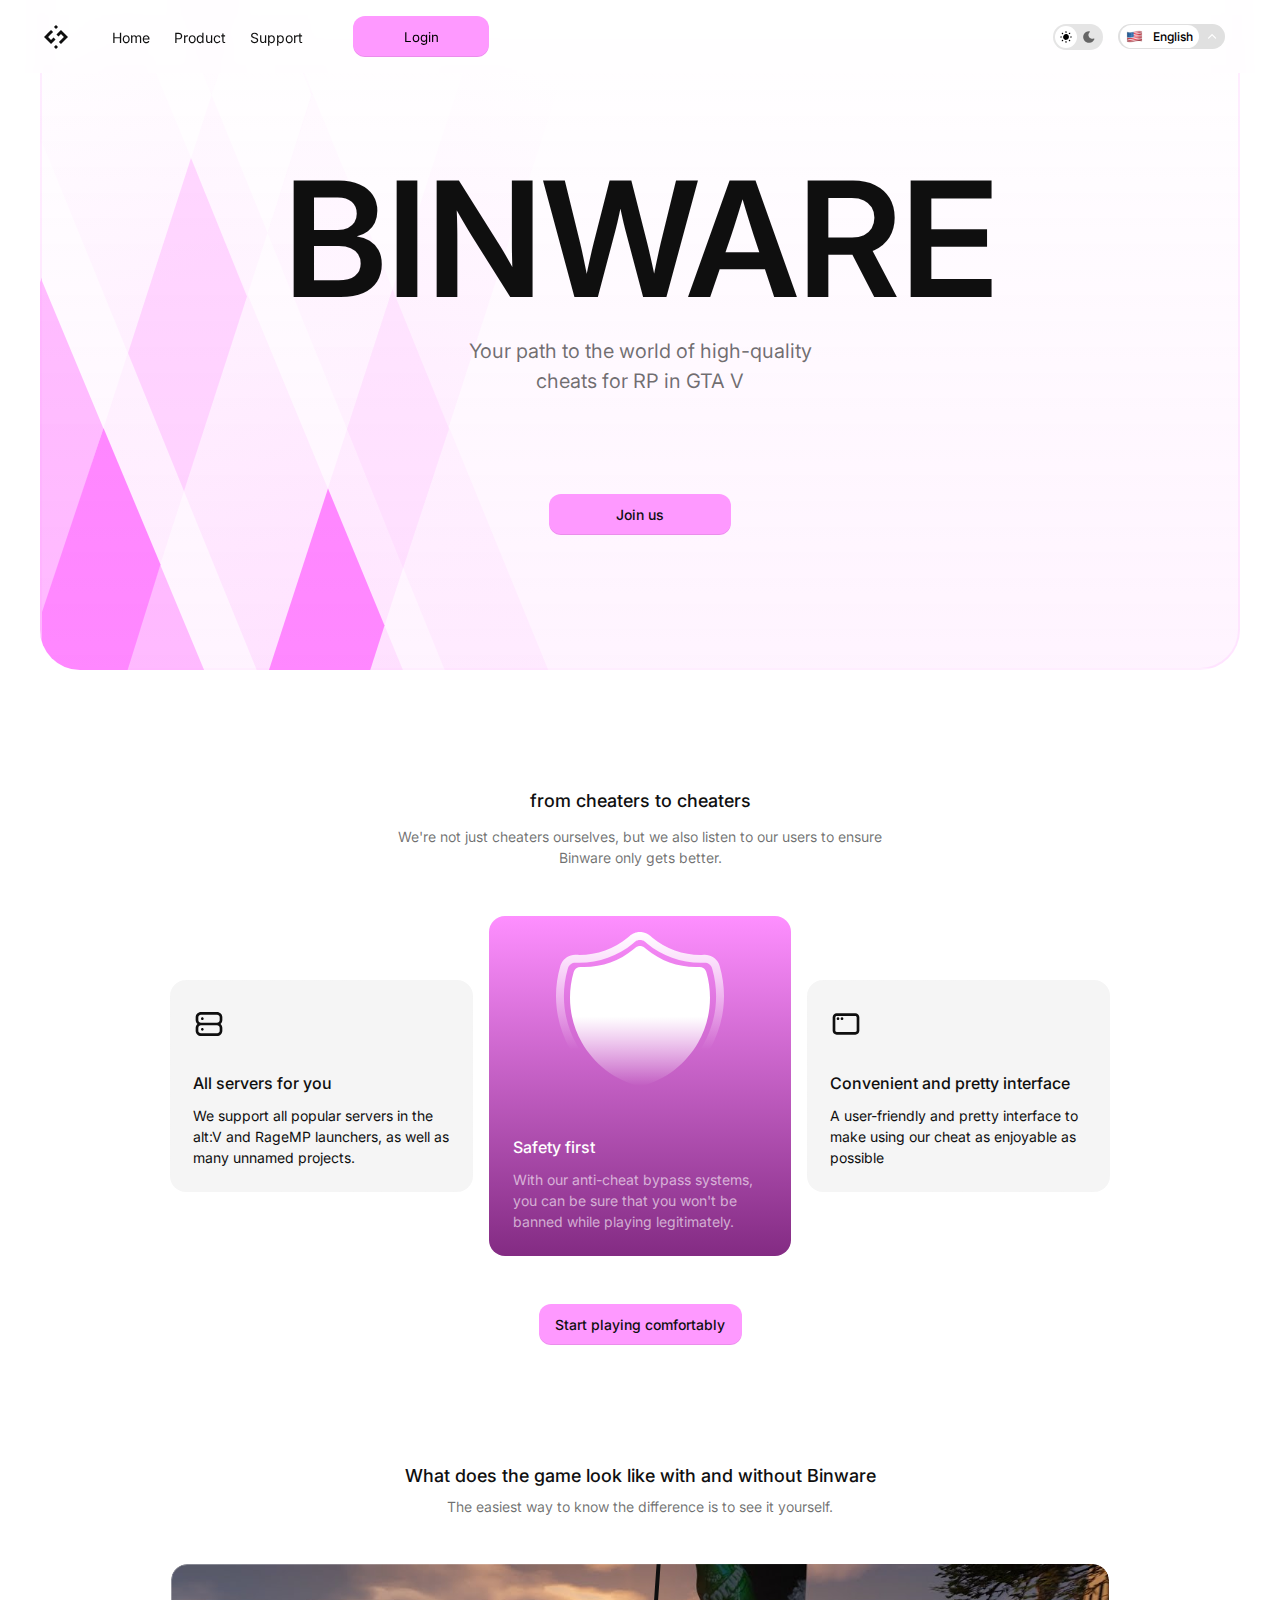
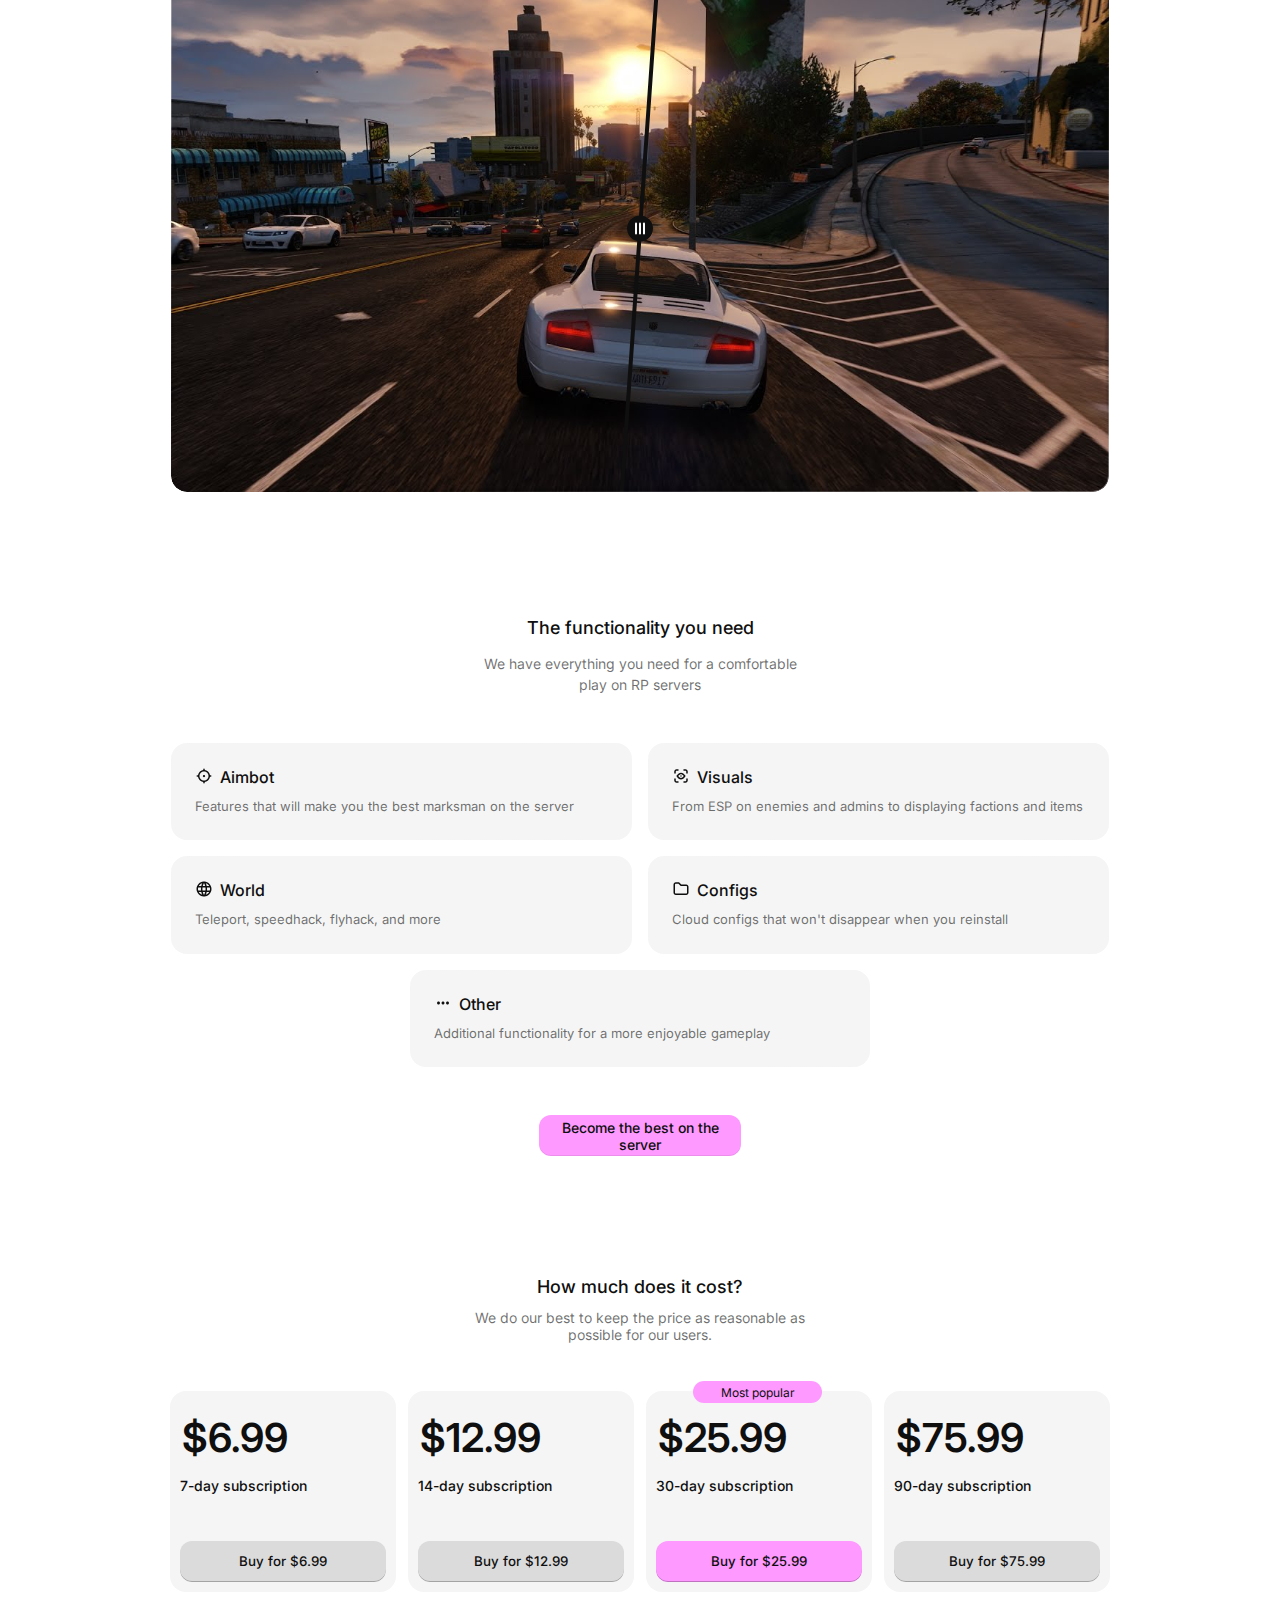
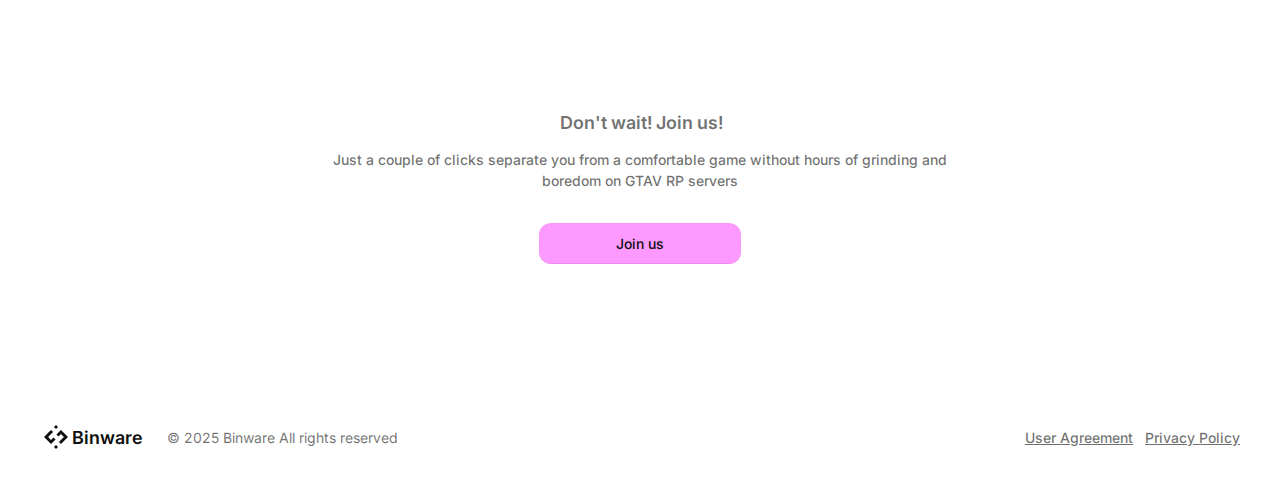
<file: en.html>
<!DOCTYPE html>
<html lang="en">

<head>
    <meta charset="UTF-8">
    <link rel="stylesheet" href="css/fonts.css">
    <link rel="stylesheet" href="css/style.css">
    <link rel="stylesheet" href="css/footer.css">
    <link rel="stylesheet" href="css/mode.css">
    <link rel="shortcut icon" href="favicon.ico" type="image/x-icon">
    <link rel="shortcut icon" href="favicon.svg" type="image/x-icon">
    <meta name="viewport" content="width=device-width, initial-scale=1.0">
    <title>Binware - Main page</title>
</head>

<body class="index">

    <div class="header">
        <div class="header_container">
            <div  class="header_inner logo">
                <a href="index.html">
                    <!---->
                </a>
            </div>
            <div class="header_inner">
                <ul class="header_menu">
                    <li>
                        <a class="menu_link" href="index.html">
                            Home
                        </a>
                    </li>
                    <li>
                        <a class="menu_link" href="#Product">
                            Product
                        </a>
                    </li>
                    <li>
                        <a class="menu_link" href="#">
                            Support
                        </a>
                    </li>
                </ul>
            </div>
            <div class="header_inner">
                <a href="auth/login.html">
                    <button class="header_button">
                        Login
                    </button>
                </a>
            </div>
            <div class="header_inner">
                <div class="switch_container" id="themeSwitch">
                    <div class="switch_light">
                        <svg width="14" height="14" viewBox="0 0 14 14" fill="none" xmlns="http://www.w3.org/2000/svg">
                            <path d="M7.00011 11.0833C7.14294 11.0834 7.28074 11.136 7.38748 11.2309C7.49421 11.3258 7.56272 11.4565 7.57945 11.5983L7.58344 11.6667V12.25C7.58328 12.3987 7.526 12.5418 7.42394 12.6499C7.32191 12.7579 7.18259 12.8229 7.03429 12.8316C6.88592 12.8403 6.73984 12.792 6.62584 12.6966C6.51185 12.6012 6.43835 12.466 6.42076 12.3184L6.41677 12.25V11.6667C6.41677 11.512 6.47828 11.3636 6.58767 11.2542C6.69706 11.1449 6.84543 11.0833 7.00011 11.0833Z"  /><path d="M3.67499 9.74178C3.82966 9.74179 3.97805 9.80333 4.08743 9.91268C4.18782 10.0131 4.24828 10.1469 4.25719 10.2887C4.26604 10.4303 4.22287 10.5707 4.13585 10.6829L4.08743 10.7375L3.67898 11.146C3.57409 11.2505 3.43331 11.3112 3.28535 11.3158C3.13721 11.3203 2.99262 11.2679 2.88146 11.1699C2.77035 11.0719 2.70068 10.9352 2.68663 10.7877C2.67264 10.6402 2.71512 10.493 2.80569 10.3758L2.85411 10.3211L3.26256 9.91268C3.37195 9.80332 3.52031 9.74178 3.67499 9.74178Z"   /><path d="M10.2164 9.75147C10.3562 9.72508 10.5009 9.75049 10.6232 9.82324L10.6824 9.86426L10.7377 9.91268L11.1455 10.3211C11.2501 10.4261 11.3113 10.5667 11.3159 10.7148C11.3204 10.8629 11.268 11.0075 11.17 11.1187C11.072 11.2298 10.9353 11.2994 10.7878 11.3135C10.6404 11.3275 10.4931 11.2849 10.3759 11.1944L10.3207 11.146L9.91279 10.7375C9.81212 10.6371 9.75138 10.503 9.74246 10.361C9.73358 10.2191 9.77711 10.0791 9.86437 9.9668C9.95164 9.85451 10.0767 9.77786 10.2164 9.75147Z"   /><path d="M7.00011 4.08333C7.57147 4.08333 8.1303 4.25105 8.60712 4.56584C9.08401 4.88072 9.45821 5.32887 9.68264 5.85441C9.90708 6.37997 9.97182 6.96014 9.86949 7.52238C9.76714 8.08457 9.5019 8.60442 9.10672 9.01717C8.71152 9.42989 8.20388 9.71766 7.64667 9.84432C7.08947 9.97097 6.50721 9.93115 5.97244 9.72982C5.43762 9.52843 4.97361 9.17403 4.63829 8.71126C4.30301 8.24852 4.11109 7.69737 4.08629 7.12647L4.08344 7L4.08629 6.87354C4.11891 6.12264 4.44008 5.41321 4.98294 4.89339C5.5258 4.37357 6.2485 4.08338 7.00011 4.08333Z"  /><path d="M2.33344 6.41667C2.48207 6.41687 2.62527 6.47357 2.73334 6.5756C2.84145 6.67767 2.90635 6.81741 2.91507 6.96582C2.92377 7.11419 2.87542 7.26027 2.78006 7.37427C2.68468 7.48822 2.54935 7.56174 2.4018 7.57935L2.33344 7.58333H1.75011C1.60149 7.58317 1.4583 7.52639 1.35021 7.4244C1.24209 7.32233 1.1772 7.1826 1.16848 7.03418C1.15977 6.88576 1.20807 6.73975 1.30349 6.62573C1.39892 6.51173 1.53412 6.43821 1.68175 6.42066L1.75011 6.41667H2.33344Z"  /><path d="M12.2501 6.41667C12.3987 6.41687 12.5419 6.47357 12.65 6.5756C12.7581 6.67767 12.823 6.81741 12.8317 6.96582C12.8404 7.11419 12.7921 7.26027 12.6967 7.37427C12.6013 7.48822 12.466 7.56174 12.3185 7.57935L12.2501 7.58333H11.6668C11.5182 7.58317 11.375 7.52639 11.2669 7.4244C11.1588 7.32233 11.0939 7.1826 11.0852 7.03418C11.0764 6.88576 11.1247 6.73975 11.2202 6.62573C11.3156 6.51173 11.4508 6.43821 11.5984 6.42066L11.6668 6.41667H12.2501Z"  /><path d="M3.15831 2.69393C3.29767 2.66746 3.4418 2.69295 3.56391 2.76514L3.62429 2.80558L3.67898 2.85401L4.08743 3.26245C4.19205 3.36743 4.25266 3.50852 4.25719 3.65666C4.26168 3.80468 4.20981 3.94887 4.11192 4.05998C4.01394 4.1711 3.87715 4.24071 3.72968 4.2548C3.58214 4.26886 3.43449 4.2264 3.31725 4.13574L3.26256 4.08732L2.85411 3.67887C2.75399 3.57843 2.69376 3.44501 2.68492 3.30347C2.67614 3.16179 2.71922 3.02139 2.80626 2.90926C2.89335 2.79712 3.01883 2.72049 3.15831 2.69393Z"  /><path d="M10.7331 2.68368C10.8877 2.68368 11.0362 2.74477 11.1455 2.85401C11.2459 2.95442 11.3064 3.08826 11.3153 3.22998C11.3242 3.37175 11.281 3.51195 11.194 3.62419L11.1455 3.67887L10.7371 4.08732C10.6321 4.19187 10.4915 4.25254 10.3435 4.25708C10.1953 4.2616 10.0507 4.20984 9.93956 4.11182C9.82846 4.01381 9.75879 3.87707 9.74474 3.72957C9.73068 3.58204 9.77371 3.43439 9.86437 3.31714L9.91279 3.26245L10.3207 2.85401C10.43 2.7447 10.5785 2.68372 10.7331 2.68368Z" /><path d="M7.00011 1.16667C7.14294 1.16672 7.28074 1.2193 7.38748 1.31421C7.49421 1.40913 7.56272 1.53979 7.57945 1.68164L7.58344 1.75V2.33333C7.58328 2.48201 7.526 2.62512 7.42394 2.73324C7.32191 2.84122 7.18259 2.90622 7.03429 2.91496C6.88592 2.92367 6.73984 2.87531 6.62584 2.77995C6.51185 2.68455 6.43835 2.54929 6.42076 2.40169L6.41677 2.33333V1.75C6.41677 1.59529 6.47828 1.44696 6.58767 1.33757C6.69706 1.22821 6.84543 1.16667 7.00011 1.16667Z"/>
                        </svg>
                    </div>
                    <div class="switch_dark">
                        <svg width="14" height="14" viewBox="0 0 14 14" fill="none" xmlns="http://www.w3.org/2000/svg">
                            <path d="M7.03476 1.16325L7.07407 1.16667H7.22959C7.73751 1.16685 7.99301 1.76366 7.67164 2.1311L7.62664 2.17782C6.97706 2.78122 6.55931 3.59304 6.4463 4.47241C6.3333 5.35186 6.53197 6.24338 7.00799 6.99146C7.484 7.73948 8.20744 8.29699 9.05193 8.56714C9.89641 8.83725 10.809 8.8026 11.6308 8.46973C12.1102 8.27517 12.5868 8.75596 12.3879 9.23421C11.9826 10.2093 11.3198 11.0561 10.471 11.6843C9.62217 12.3124 8.61888 12.6983 7.56796 12.8009C6.51707 12.9035 5.45798 12.7191 4.50375 12.2671C3.54945 11.8149 2.73558 11.1117 2.14934 10.2334C1.56319 9.35513 1.22613 8.33435 1.17465 7.2797C1.12319 6.22495 1.35916 5.17578 1.85711 4.24455C2.35506 3.31336 3.09673 2.53499 4.00245 1.99211C4.90799 1.44936 5.94371 1.16242 6.99944 1.16211L7.03476 1.16325Z"/>
                        </svg>
                    </div>
                    <div class="switch_circle"></div>
                </div>
                <div class="header_lang_item">
                    <div class="header_lang_main">
                        <img src="images/flags/usa.svg" alt="russia">
                        <span>English</span>
                    </div>
                    <div class="header_lang_button">
                        <svg width="9" height="5" viewBox="0 0 9 5" fill="none">
                            <path d="M3.67 0.17C3.9 -0.06 4.26 -0.06 4.49 0.17L7.99 3.67C8.22 3.9 8.22 4.27 7.99 4.49C7.76 4.72 7.39 4.72 7.17 4.49L4.08 1.41L0.99 4.49C0.76 4.72 0.39 4.72 0.17 4.49C-0.06 4.27 -0.06 3.9 0.17 3.67L3.67 0.17Z" fill="white"/>
                        </svg>
                    </div>
                    <!-- выпадающий список -->
                    <div class="lang_dropdown">
                        <div onclick="location.href='en.html'"  class="lang_option active">
                            <img src="images/flags/usa.svg" width="17" alt="">
                            English
                        </div>
                        <div onclick="location.href='index.html'"  class="lang_option">
                            <img src="images/flags/russia.svg" width="17" alt="">
                            Русский
                        </div>
                    </div>
                </div>
                <a style="text-decoration: none;" href="#">
                    <button class="header_button_mobile">
                        Войти
                    </button>
                </a>
            </div>
        </div>
    </div>

    <div class="hero">
        <div class="hero_container hero_backg">
            <h1 class="hero_title">
                BINWARE
            </h1>
            <p class="hero_paragraph">
                Your path to the world of high-quality <br> cheats for RP in GTA V
            </p>
            <button class="hero_button" >
                Join us
            </button>
        </div>
    </div>

    <div id="Product"></div>

    <div class="cheat_text_section">
        <h2 class="cheat_text_section_title">
            from cheaters to cheaters
        </h2>
        <p class="cheat_text_section_paragraph">
            We're not just cheaters ourselves, but we also listen to our users to ensure Binware only gets better.
        </p>
    </div>

    <div class="cheat_main_section">
        <div class="cheat_main_left_inner">
            <div class="cheat_main_left_icon server-mode">
                <!---->
            </div>
            <div class="cheat_main_left_text">
                <h2 class="cheat_main_left_text_mode">
                    All servers for you
                </h2>
                <p  class="cheat_main_left_text_mode_p">
                    We support all popular servers in the alt:V and RageMP launchers, as well as many unnamed projects.
                </p>
            </div>
        </div>
        <div class="cheat_main_center_inner">
            <div class="cheat_main_left_icon">
                <img src="images/Icons/shield.svg" alt="">
            </div>
            <div class="cheat_main_left_text">
                <h2 >
                    Safety first
                </h2>
                <p >
                    With our anti-cheat bypass systems, you can be sure that you won't be banned while playing legitimately.
                </p>
            </div>
        </div>
        <div class="cheat_main_right_inner">
            <div class="cheat_main_left_icon terminal-mode">
                <!---->
            </div>
            <div class="cheat_main_left_text">
                <h2 class="cheat_main_left_text_mode">
                    Convenient and pretty interface
                </h2>
                <p class="cheat_main_left_text_mode_p">
                    A user-friendly and pretty interface to make using our cheat as enjoyable as possible
                </p>
            </div>
        </div>
    </div>

    <div class="cheat_button_section">
        <a href="#">
            <button>
                Start playing comfortably
            </button>
        </a>
    </div>

    <div class="demo_container">
        <div class="demo_text">
            <h2>
                What does the game look like with and without Binware
            </h2>
            <p>
                The easiest way to know the difference is to see it yourself.
            </p>
        </div>
        <div class="demo_item">
            <img src="images/gta.svg" width="100%" alt="">
        </div>
    </div>

    <div class="features_text_section">
        <h1 class="features_text_title">
            The functionality you need
        </h1>
        <p class="features_text_description">
           We have everything you need for a comfortable <br>
            play on RP servers
        </p>
    </div>

    <div class="features_main_container">
        <div class="features_main_first_inner">
            <div class="features_main_icons features_img1">
                <!---->
                <p>
                    Aimbot
                </p>
            </div>
            <div class="features_main_text">
                Features that will make you the best marksman on the server
            </div>
        </div>
        <div class="features_main_second_inner">
            <div class="features_main_icons features_img2">
                <!---->
                <p>
                    Visuals
                </p>
            </div>
            <div class="features_main_text">
                From ESP on enemies and admins to displaying factions and items
            </div>
        </div>
        <div class="features_main_third_inner">
            <div class="features_main_icons features_img3">
                <!---->
                <p>
                    World
                </p>
            </div>
            <div class="features_main_text">
                Teleport, speedhack, flyhack, and more
            </div>
        </div>
        <div class="features_main_fourth_inner">
            <div class="features_main_icons features_img4">
                <!---->
                <p>
                    Configs
                </p>
            </div>
            <div class="features_main_text">
                Cloud configs that won't disappear when you reinstall
            </div>
        </div>
        <div class="features_main_fifth_inner">
            <div class="features_main_icons features_img5">
                <!---->
                <p>
                    Other
                </p>
            </div>
            <div class="features_main_text">
                Additional functionality for a more enjoyable gameplay
            </div>
        </div>
    </div>

    <div class="features_button_content">
        <a href="#">
            <button>
                Become the best on the server
            </button>
        </a>
    </div>

    <div class="prices_text_section">
        <h1 class="prices_text_title">
            How much does it cost?
        </h1>
        <p class="prices_text_description">
            We do our best to keep the price as reasonable as <br> possible for our users.
        </p>
    </div>

    <div class="prices_main_section">
        <div class="prices_main_inner">
            <h1>
                $6.99
            </h1>
            <p>
                7-day subscription
            </p>
            <a href="#">
                <button>
                    Buy for $6.99
                </button>
            </a>
        </div>
        <div class="prices_main_inner">
            <h1>
                $12.99
            </h1>
            <p>
                14-day subscription
            </p>
            <a href="#">
                <button>
                    Buy for $12.99
                </button>
            </a>
        </div>
        <div class="prices_main_inner">
            <div class="prices_main_popular">
                Most popular
            </div>
            <h1>
                $25.99
            </h1>
            <p>
                30-day subscription
            </p>
            <a href="#">
                <button class="prices_main_button_popular">
                    Buy for $25.99
                </button>
            </a>
        </div>
        <div class="prices_main_inner">
            <h1>
                $75.99
            </h1>
            <p>
                90-day subscription
            </p>
            <a href="#">
                <button>
                    Buy for $75.99
                </button>
            </a>
        </div>
    </div>

    <div class="prices_button_section">
        <h1>
            Don't wait! Join us!
        </h1>
        <p>
            Just a couple of clicks separate you from a comfortable game without hours of grinding and <br> boredom on GTAV RP servers
        </p>
        <a href="#">
            <button>
                Join us
            </button>
        </a>
    </div>

    <footer class="footer_header">
        <div class="footer_container">
            <div class="footer_inner">
                <div class="footer_logo">
                    <div style="margin-top: 12px;" class="logo"></div>
                    <p>Binware</p>
                </div>
                <p class="footer_copy">
                    © 2025 Binware All rights reserved
                </p>
            </div>
            <div class="footer_inner">
                <a href="#">
                    User Agreement
                </a>
                <a href="#2">
                    Privacy Policy  
                </a>
            </div>
        </div>
    </footer>

    <script>
        const langItem = document.querySelector('.header_lang_item');
        const dropdown = document.querySelector('.lang_dropdown');
        const arrow = document.querySelector('.header_lang_button');

        langItem.addEventListener('click', () => {
            dropdown.classList.toggle('active');
            arrow.classList.toggle('active');
        });
    </script>
    

    <script>
        const switcher = document.getElementById("themeSwitch");
        const body = document.body;
        const savedTheme = localStorage.getItem("theme");
        if (savedTheme) {
            body.classList.add(savedTheme);
        } else {
            body.classList.add("light");
        }
        switcher.addEventListener("click", () => {
            body.classList.toggle("light");
            body.classList.toggle("dark");

            const currentTheme = body.classList.contains("light") ? "light" : "dark";
            localStorage.setItem("theme", currentTheme);
        });

        window.addEventListener("storage", (event) => {
            if (event.key === "theme") {
                body.classList.remove("light", "dark");
                body.classList.add(event.newValue);
            }
        });
    </script>

    <script src="js/main.js"></script>
</body>

</html>
</file>
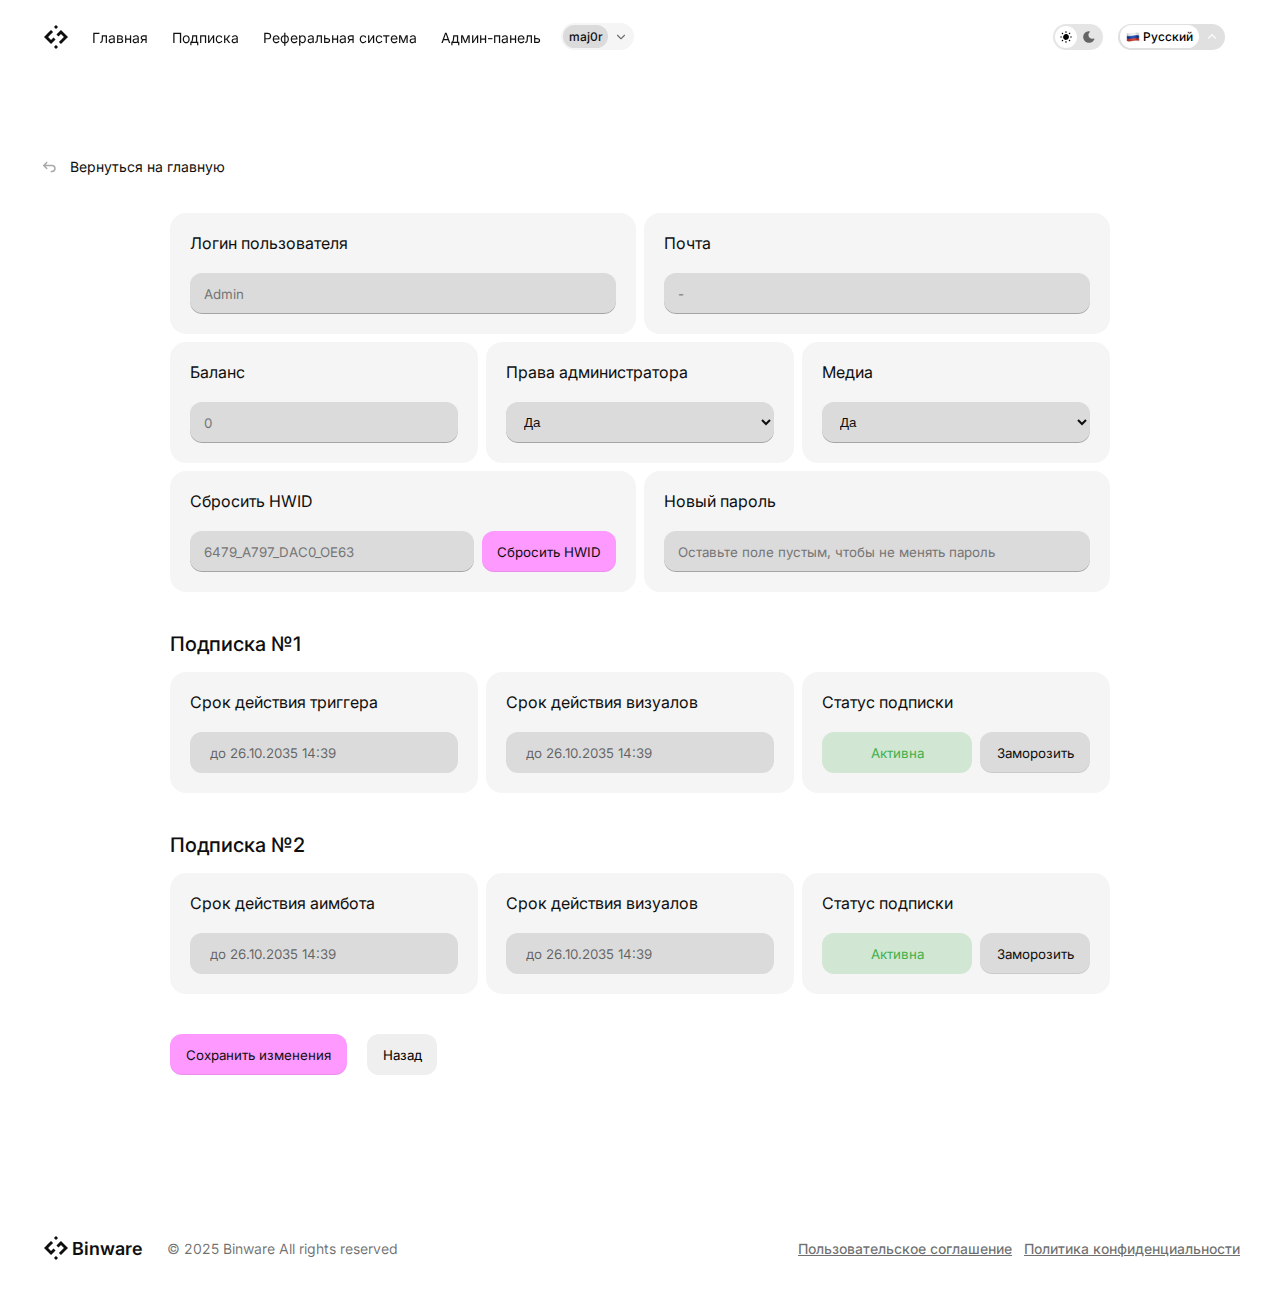
<file: admin/change-users.html>
<!DOCTYPE html>
<html lang="en">
<head>
    <meta charset="UTF-8">
    <link rel="stylesheet" href="../css/fonts.css">
    <link rel="stylesheet" href="../css/main.css">
    <link rel="stylesheet" href="../css/footer.css">
    <link rel="stylesheet" href="../css/mode.css">
    <link rel="shortcut icon" href="../favicon.ico" type="image/x-icon">
    <link rel="shortcut icon" href="../favicon.svg" type="image/x-icon">
    <meta name="viewport" content="width=device-width, initial-scale=1.0">
    <title>Binware - Сменить Пользователей</title>
</head>
<body class="index">
    
    <div class="header">
        <div class="header_container">
            <div  class="header_inner logo">
                <a href="../index.html">
                    <!---->
                </a>
            </div>
            <div class="header_inner">
                <ul class="header_menu">
                    <li>
                        <a class="menu_link deactive" href="../personal-area/">
                            Главная
                        </a>
                    </li>
                    <li>
                        <a class="menu_link deactive" href="../personal-area/payment.html">
                            Подписка
                        </a>
                    </li>
                    <li>
                        <a class="menu_link deactive" href="../personal-area/invite.html">
                            Реферальная система
                        </a>
                    </li>
                    <li>
                        <a class="menu_link" href="../admin/license.html">
                            Админ-панель
                        </a>
                    </li>
                </ul>
            </div>
            <div class="header_inner none">
               <div class="header_burger" data-burger>
                    <div class="header_name">
                        <span>maj0r</span>
                    </div>

                    <div class="header_svg" data-burger-icon>
                        <svg width="14" height="14" viewBox="0 0 14 14" fill="none" xmlns="http://www.w3.org/2000/svg"> 
                            <path d="M10.0878 4.83761C10.3157 4.6098 10.6849 4.6098 10.9127 4.83761C11.1405 5.06542 11.1405 5.43469 10.9127 5.66248L7.41272 9.16248C7.18493 9.39027 6.81566 9.39024 6.58785 9.16248L3.08785 5.66248C2.86004 5.43467 2.86004 5.06542 3.08785 4.83761C3.31565 4.6098 3.68491 4.6098 3.91272 4.83761L7.00028 7.92518L10.0878 4.83761Z"  /> 
                        </svg>
                    </div>

                    <div class="burger_window" data-burger-window>
                        <div class="menu_item active" onclick="location.href='index.html';">Главная</div>
                        <div class="menu_item" onclick="location.href='payment.html';">Подписка</div>
                        <div class="menu_item" onclick="location.href='invite.html';">Реферальная система</div>
                        <div class="menu_item" onclick="location.href='../admin/license.html';">Админ-панель</div>
                        <div class="menu_item" onclick="location.href='../index.html';">Выйти из аккаунта</div>
                    </div>
                </div>
            </div>
            <div class="header_inner">
                <div class="switch_container" id="themeSwitch">
                    <div class="switch_light">
                        <svg width="14" height="14" viewBox="0 0 14 14" fill="none" xmlns="http://www.w3.org/2000/svg">
                            <path d="M7.00011 11.0833C7.14294 11.0834 7.28074 11.136 7.38748 11.2309C7.49421 11.3258 7.56272 11.4565 7.57945 11.5983L7.58344 11.6667V12.25C7.58328 12.3987 7.526 12.5418 7.42394 12.6499C7.32191 12.7579 7.18259 12.8229 7.03429 12.8316C6.88592 12.8403 6.73984 12.792 6.62584 12.6966C6.51185 12.6012 6.43835 12.466 6.42076 12.3184L6.41677 12.25V11.6667C6.41677 11.512 6.47828 11.3636 6.58767 11.2542C6.69706 11.1449 6.84543 11.0833 7.00011 11.0833Z"  /><path d="M3.67499 9.74178C3.82966 9.74179 3.97805 9.80333 4.08743 9.91268C4.18782 10.0131 4.24828 10.1469 4.25719 10.2887C4.26604 10.4303 4.22287 10.5707 4.13585 10.6829L4.08743 10.7375L3.67898 11.146C3.57409 11.2505 3.43331 11.3112 3.28535 11.3158C3.13721 11.3203 2.99262 11.2679 2.88146 11.1699C2.77035 11.0719 2.70068 10.9352 2.68663 10.7877C2.67264 10.6402 2.71512 10.493 2.80569 10.3758L2.85411 10.3211L3.26256 9.91268C3.37195 9.80332 3.52031 9.74178 3.67499 9.74178Z"   /><path d="M10.2164 9.75147C10.3562 9.72508 10.5009 9.75049 10.6232 9.82324L10.6824 9.86426L10.7377 9.91268L11.1455 10.3211C11.2501 10.4261 11.3113 10.5667 11.3159 10.7148C11.3204 10.8629 11.268 11.0075 11.17 11.1187C11.072 11.2298 10.9353 11.2994 10.7878 11.3135C10.6404 11.3275 10.4931 11.2849 10.3759 11.1944L10.3207 11.146L9.91279 10.7375C9.81212 10.6371 9.75138 10.503 9.74246 10.361C9.73358 10.2191 9.77711 10.0791 9.86437 9.9668C9.95164 9.85451 10.0767 9.77786 10.2164 9.75147Z"   /><path d="M7.00011 4.08333C7.57147 4.08333 8.1303 4.25105 8.60712 4.56584C9.08401 4.88072 9.45821 5.32887 9.68264 5.85441C9.90708 6.37997 9.97182 6.96014 9.86949 7.52238C9.76714 8.08457 9.5019 8.60442 9.10672 9.01717C8.71152 9.42989 8.20388 9.71766 7.64667 9.84432C7.08947 9.97097 6.50721 9.93115 5.97244 9.72982C5.43762 9.52843 4.97361 9.17403 4.63829 8.71126C4.30301 8.24852 4.11109 7.69737 4.08629 7.12647L4.08344 7L4.08629 6.87354C4.11891 6.12264 4.44008 5.41321 4.98294 4.89339C5.5258 4.37357 6.2485 4.08338 7.00011 4.08333Z"  /><path d="M2.33344 6.41667C2.48207 6.41687 2.62527 6.47357 2.73334 6.5756C2.84145 6.67767 2.90635 6.81741 2.91507 6.96582C2.92377 7.11419 2.87542 7.26027 2.78006 7.37427C2.68468 7.48822 2.54935 7.56174 2.4018 7.57935L2.33344 7.58333H1.75011C1.60149 7.58317 1.4583 7.52639 1.35021 7.4244C1.24209 7.32233 1.1772 7.1826 1.16848 7.03418C1.15977 6.88576 1.20807 6.73975 1.30349 6.62573C1.39892 6.51173 1.53412 6.43821 1.68175 6.42066L1.75011 6.41667H2.33344Z"  /><path d="M12.2501 6.41667C12.3987 6.41687 12.5419 6.47357 12.65 6.5756C12.7581 6.67767 12.823 6.81741 12.8317 6.96582C12.8404 7.11419 12.7921 7.26027 12.6967 7.37427C12.6013 7.48822 12.466 7.56174 12.3185 7.57935L12.2501 7.58333H11.6668C11.5182 7.58317 11.375 7.52639 11.2669 7.4244C11.1588 7.32233 11.0939 7.1826 11.0852 7.03418C11.0764 6.88576 11.1247 6.73975 11.2202 6.62573C11.3156 6.51173 11.4508 6.43821 11.5984 6.42066L11.6668 6.41667H12.2501Z"  /><path d="M3.15831 2.69393C3.29767 2.66746 3.4418 2.69295 3.56391 2.76514L3.62429 2.80558L3.67898 2.85401L4.08743 3.26245C4.19205 3.36743 4.25266 3.50852 4.25719 3.65666C4.26168 3.80468 4.20981 3.94887 4.11192 4.05998C4.01394 4.1711 3.87715 4.24071 3.72968 4.2548C3.58214 4.26886 3.43449 4.2264 3.31725 4.13574L3.26256 4.08732L2.85411 3.67887C2.75399 3.57843 2.69376 3.44501 2.68492 3.30347C2.67614 3.16179 2.71922 3.02139 2.80626 2.90926C2.89335 2.79712 3.01883 2.72049 3.15831 2.69393Z"  /><path d="M10.7331 2.68368C10.8877 2.68368 11.0362 2.74477 11.1455 2.85401C11.2459 2.95442 11.3064 3.08826 11.3153 3.22998C11.3242 3.37175 11.281 3.51195 11.194 3.62419L11.1455 3.67887L10.7371 4.08732C10.6321 4.19187 10.4915 4.25254 10.3435 4.25708C10.1953 4.2616 10.0507 4.20984 9.93956 4.11182C9.82846 4.01381 9.75879 3.87707 9.74474 3.72957C9.73068 3.58204 9.77371 3.43439 9.86437 3.31714L9.91279 3.26245L10.3207 2.85401C10.43 2.7447 10.5785 2.68372 10.7331 2.68368Z" /><path d="M7.00011 1.16667C7.14294 1.16672 7.28074 1.2193 7.38748 1.31421C7.49421 1.40913 7.56272 1.53979 7.57945 1.68164L7.58344 1.75V2.33333C7.58328 2.48201 7.526 2.62512 7.42394 2.73324C7.32191 2.84122 7.18259 2.90622 7.03429 2.91496C6.88592 2.92367 6.73984 2.87531 6.62584 2.77995C6.51185 2.68455 6.43835 2.54929 6.42076 2.40169L6.41677 2.33333V1.75C6.41677 1.59529 6.47828 1.44696 6.58767 1.33757C6.69706 1.22821 6.84543 1.16667 7.00011 1.16667Z"/>
                        </svg>
                    </div>
                    <div class="switch_dark">
                        <svg width="14" height="14" viewBox="0 0 14 14" fill="none" xmlns="http://www.w3.org/2000/svg">
                            <path d="M7.03476 1.16325L7.07407 1.16667H7.22959C7.73751 1.16685 7.99301 1.76366 7.67164 2.1311L7.62664 2.17782C6.97706 2.78122 6.55931 3.59304 6.4463 4.47241C6.3333 5.35186 6.53197 6.24338 7.00799 6.99146C7.484 7.73948 8.20744 8.29699 9.05193 8.56714C9.89641 8.83725 10.809 8.8026 11.6308 8.46973C12.1102 8.27517 12.5868 8.75596 12.3879 9.23421C11.9826 10.2093 11.3198 11.0561 10.471 11.6843C9.62217 12.3124 8.61888 12.6983 7.56796 12.8009C6.51707 12.9035 5.45798 12.7191 4.50375 12.2671C3.54945 11.8149 2.73558 11.1117 2.14934 10.2334C1.56319 9.35513 1.22613 8.33435 1.17465 7.2797C1.12319 6.22495 1.35916 5.17578 1.85711 4.24455C2.35506 3.31336 3.09673 2.53499 4.00245 1.99211C4.90799 1.44936 5.94371 1.16242 6.99944 1.16211L7.03476 1.16325Z"/>
                        </svg>
                    </div>
                    <div class="switch_circle"></div>
                </div>
                <div class="header_lang_item">
                    <div class="header_lang_main">
                        <img src="../images/flags/russia.svg" alt="russia">
                        <span>Русский</span>
                    </div>
                    <div class="header_lang_button">
                        <svg width="9" height="5" viewBox="0 0 9 5" fill="none">
                            <path d="M3.67 0.17C3.9 -0.06 4.26 -0.06 4.49 0.17L7.99 3.67C8.22 3.9 8.22 4.27 7.99 4.49C7.76 4.72 7.39 4.72 7.17 4.49L4.08 1.41L0.99 4.49C0.76 4.72 0.39 4.72 0.17 4.49C-0.06 4.27 -0.06 3.9 0.17 3.67L3.67 0.17Z" fill="white"/>
                        </svg>
                    </div>
                    <!-- выпадающий список -->
                    <div class="lang_dropdown">
                        <div class="lang_option active">
                            <img src="../images/flags/russia.svg" width="17" alt="">
                            Русский
                        </div>
                        <div onclick="location.href='en.html'"  class="lang_option">
                            <img src="../images/flags/usa.svg" width="17" alt="">
                            Английский
                        </div>
                    </div>
                </div>
                <!--wrf-->
                <div class="header_burger_re" data-burger>
                    <div class="header_burger_mobile">

                        <div class="header_name color">
                            <span>maj0r</span>
                        </div>

                        <div class="header_svg" data-burger-icon>
                            <svg width="14" height="14" viewBox="0 0 14 14" fill="none" xmlns="http://www.w3.org/2000/svg"> 
                                <path d="M10.0878 4.83761C10.3157 4.6098 10.6849 4.6098 10.9127 4.83761C11.1405 5.06542 11.1405 5.43469 10.9127 5.66248L7.41272 9.16248C7.18493 9.39027 6.81566 9.39024 6.58785 9.16248L3.08785 5.66248C2.86004 5.43467 2.86004 5.06542 3.08785 4.83761C3.31565 4.6098 3.68491 4.6098 3.91272 4.83761L7.00028 7.92518L10.0878 4.83761Z"  /> 
                            </svg>
                        </div>

                        <div class="burger_window" data-burger-window>
                            <div class="menu_item">Главная</div>
                            <div class="menu_item">Подписка</div>
                            <div class="menu_item">Реферальная система</div>
                            <div class="menu_item">Админ-панель</div>
                            <div class="menu_item">Выйти из аккаунта</div>
                        </div>

                    </div>
                </div>
                <!---->
            </div>
        </div>
    </div>

<br><br><br><br><br><br>
    <div class="auth_header topw">
            <div class="auth_header_back">
            <svg width="18" height="18" viewBox="0 0 18 18" fill="none" xmlns="http://www.w3.org/2000/svg">
                <path d="M6.21973 3.96978C6.51262 3.67689 6.98738 3.67689 7.28027 3.96978C7.57314 4.26268 7.57316 4.73745 7.28027 5.03033L5.56055 6.75006H12C12.9946 6.75006 13.9481 7.14543 14.6514 7.84869C15.3546 8.55195 15.75 9.50551 15.75 10.5001C15.75 11.4946 15.3546 12.4482 14.6514 13.1514C13.9481 13.8547 12.9945 14.2501 12 14.2501H11.25C10.8358 14.2501 10.5 13.9142 10.5 13.5001C10.5 13.0858 10.8358 12.7501 11.25 12.7501H12C12.5967 12.7501 13.1689 12.5128 13.5908 12.0909C14.0128 11.6689 14.25 11.0968 14.25 10.5001C14.25 9.90333 14.0128 9.33119 13.5908 8.90924C13.2217 8.54009 12.7376 8.31224 12.2227 8.26104L12 8.25006H5.56055L7.28027 9.96978C7.57314 10.2627 7.57316 10.7374 7.28027 11.0303C6.98739 11.3232 6.51261 11.3232 6.21973 11.0303L3.21973 8.03033C3.18473 7.99534 3.15354 7.95667 3.12598 7.91534C3.10647 7.8861 3.08967 7.85565 3.07471 7.82452C3.05825 7.79034 3.04341 7.75514 3.03223 7.71832C3.02842 7.70577 3.02584 7.69292 3.02271 7.68023C3.00843 7.62245 3 7.56225 3 7.50006C3 7.4403 3.0073 7.38219 3.02051 7.32647C3.02416 7.31106 3.02759 7.29553 3.03223 7.28033C3.0434 7.24377 3.05833 7.20882 3.07471 7.17486C3.08908 7.14502 3.10522 7.11582 3.12378 7.0877C3.15181 7.04521 3.18387 7.00564 3.21973 6.96978L6.21973 3.96978Z"  fill-opacity="0.6"/>
            </svg>
            <p>Вернуться на главную</p>
        </div>
    </div>

    <div class="change_users_container">
        <div class="change_users_inner_first">
            <h1 class="change_users_inner_title">
                Логин пользователя
            </h1>
            <input class="change_users_input" type="text" name="" id="" placeholder="Admin">
        </div>
        <div class="change_users_inner_second">
            <h1 class="change_users_inner_title">
                Почта
            </h1>
            <input class="change_users_input" type="text" name="" id="" placeholder="-">
        </div>
        <div class="change_users_inner_third">
            <h1 class="change_users_inner_title">
                Баланс
            </h1>
            <input class="change_users_input" type="text" name="" id="" placeholder="0">
        </div>
        <div class="change_users_inner_fourth">
            <h1 class="change_users_inner_title">
                Права администратора
            </h1>
            <select class="change_users_select" name="" id="">
                <option value="Да">Да</option>
            </select>
        </div>
        <div class="change_users_inner_fifth">
            <h1 class="change_users_inner_title">
                Медиа
            </h1>
            <select class="change_users_select" name="" id="">
                <option value="Да">Да</option>
            </select>
        </div>
        <div class="change_users_inner_sixth">
            <h1 class="change_users_inner_title">
                Сбросить HWID
            </h1>
            <div class="change_users_flex">
                <input type="text" name="" id="" placeholder="6479_A797_DAC0_OE63">
                <button>
                    Сбросить HWID
                </button>
            </div>
        </div>
        <div class="change_users_inner_seventh">
            <h1 class="change_users_inner_title">
                Новый пароль
            </h1>
            <input class="change_users_input" type="text" name="" id="" placeholder="Оставьте поле пустым, чтобы не менять пароль">
        </div>
    </div>


    <div class="change_users_payment_container">
        <h1 class="change_users_payment_title">
            Подписка №1
        </h1>
    </div>
    
    <div class="change_users_payment_container">
        <div class="change_users_payment_inner">
            <p>
                Срок действия триггера
            </p>
            <input type="text" name="" id="" value="до 26.10.2035 14:39">
        </div>
        <div class="change_users_payment_inner">
            <p>
                Срок действия визуалов
            </p>
            <input type="text" name="" id="" value="до 26.10.2035 14:39">
        </div>
        <div class="change_users_payment_inner">
            <p>
                Статус подписки
            </p>
            <div class="change_users_payment_flex">
                <button class="change_users_payment_button active">
                    Активна
                </button>
                <button class="change_users_payment_button froze">
                    Заморозить
                </button>
            </div>
        </div>
    </div>


    <div class="change_users_payment_container">
        <h1 class="change_users_payment_title">
            Подписка №2
        </h1>
    </div>
    
    <div class="change_users_payment_container">
        <div class="change_users_payment_inner">
            <p>
                Срок действия аимбота
            </p>
            <input type="text" name="" id="" value="до 26.10.2035 14:39">
        </div>
        <div class="change_users_payment_inner">
            <p>
                Срок действия визуалов
            </p>
            <input type="text" name="" id="" value="до 26.10.2035 14:39">
        </div>
        <div class="change_users_payment_inner">
            <p>
                Статус подписки
            </p>
            <div class="change_users_payment_flex">
                <button class="change_users_payment_button active">
                    Активна
                </button>
                <button class="change_users_payment_button froze">
                    Заморозить
                </button>
            </div>
        </div>
    </div>
    
    <div class="change_users_payment_container1">
        <button class="change_users_save_button">
            Сохранить изменения
        </button>
        <button class="change_users_back_button">
            Назад
        </button>
    </div>

    <footer class="footer_header">
        <div class="footer_container">
            <div class="footer_inner">
                <div class="footer_logo">
                    <div style="margin-top: 12px;" class="logo"></div>
                    <p>Binware</p>
                </div>
                <p class="footer_copy">
                    © 2025 Binware All rights reserved
                </p>
            </div>
            <div class="footer_inner">
                <a href="#">
                    Пользовательское соглашение
                </a>
                <a href="#">
                    Политика конфиденциальности
                </a>
            </div>
        </div>
    </footer>


    <script>
        document.querySelectorAll('[data-burger]').forEach(burger => {
        const trigger = burger; // кликаем по всему бургеру
        const icon = burger.querySelector('[data-burger-icon]');
        const windowEl = burger.querySelector('[data-burger-window]');

        trigger.addEventListener('click', e => {
            e.stopPropagation();
            windowEl.classList.toggle('active');
            icon.classList.toggle('active');
        });

        // Клик вне — закрываем
        document.addEventListener('click', e => {
            if (!burger.contains(e.target)) {
                windowEl.classList.remove('active');
                icon.classList.remove('active');
            }
        });
    });

        
        const open = document.getElementById("open_setting_change");
        const change_modal_container = document.getElementById("change_modal_container");
        const setting_modal_close = document.getElementById("setting_modal_close");

        
        const openpass = document.getElementById("open_setting_change_pass");
        const change_modal_container_pass = document.getElementById("change_modal_container_pass");
        const setting_modal_close1 = document.getElementById("setting_modal_close1");

        
        function openModal(modal) {
            modal.classList.add("setting_change_modal_show");
        }

        
        function closeModal(modal) {
            modal.classList.remove("setting_change_modal_show");
        }

        
        if (open && change_modal_container) {
            open.addEventListener("click", () => {
                openModal(change_modal_container);
            });
        }

        if (setting_modal_close) {
            setting_modal_close.addEventListener("click", () => {
                closeModal(change_modal_container);
            });
        }

        
        if (openpass && change_modal_container_pass) {
            openpass.addEventListener("click", () => {
                openModal(change_modal_container_pass);
            });
        }

        if (setting_modal_close1) {
            setting_modal_close1.addEventListener("click", () => {
                closeModal(change_modal_container_pass);
            });
        }

        
        document.addEventListener('click', (e) => {
            if (e.target.classList.contains('setting_change_modal_container')) {
                closeModal(e.target);
            }
        });


        document.addEventListener('keydown', (e) => {
            if (e.key === 'Escape') {
                const openModals = document.querySelectorAll('.setting_change_modal_container.setting_change_modal_show');
                openModals.forEach(modal => {
                    closeModal(modal);
                });
            }
        });

        document.addEventListener('click', (e) => {
            if (e.target.classList.contains('change_setting_buttons-cancel')) {
                const modal = e.target.closest('.setting_change_modal_container');
                if (modal) {
                    closeModal(modal);
                }
            }
        });

        const openFroze = document.getElementById("open_setting_froze");
        const change_modal_container_froze = document.getElementById("change_modal_container_froze");
        const setting_modal_close3 = document.getElementById("setting_modal_close3");


        if (openFroze && change_modal_container_froze) {
            openFroze.addEventListener("click", () => {
                openModal(change_modal_container_froze);
            });
        }


        if (setting_modal_close3) {
            setting_modal_close3.addEventListener("click", () => {
                closeModal(change_modal_container_froze);
            });
        }
    </script>

    <script>
        const switcher = document.getElementById("themeSwitch");
        const body = document.body;
        const savedTheme = localStorage.getItem("theme");
        if (savedTheme) {
            body.classList.add(savedTheme);
        } else {
            body.classList.add("light");
        }
        switcher.addEventListener("click", () => {
            body.classList.toggle("light");
            body.classList.toggle("dark");

            const currentTheme = body.classList.contains("light") ? "light" : "dark";
            localStorage.setItem("theme", currentTheme);
        });

        window.addEventListener("storage", (event) => {
            if (event.key === "theme") {
                body.classList.remove("light", "dark");
                body.classList.add(event.newValue);
            }
        });
    </script>
 
 

    <script src="../js/main.js"></script>
    
</body>
</html>
</file>
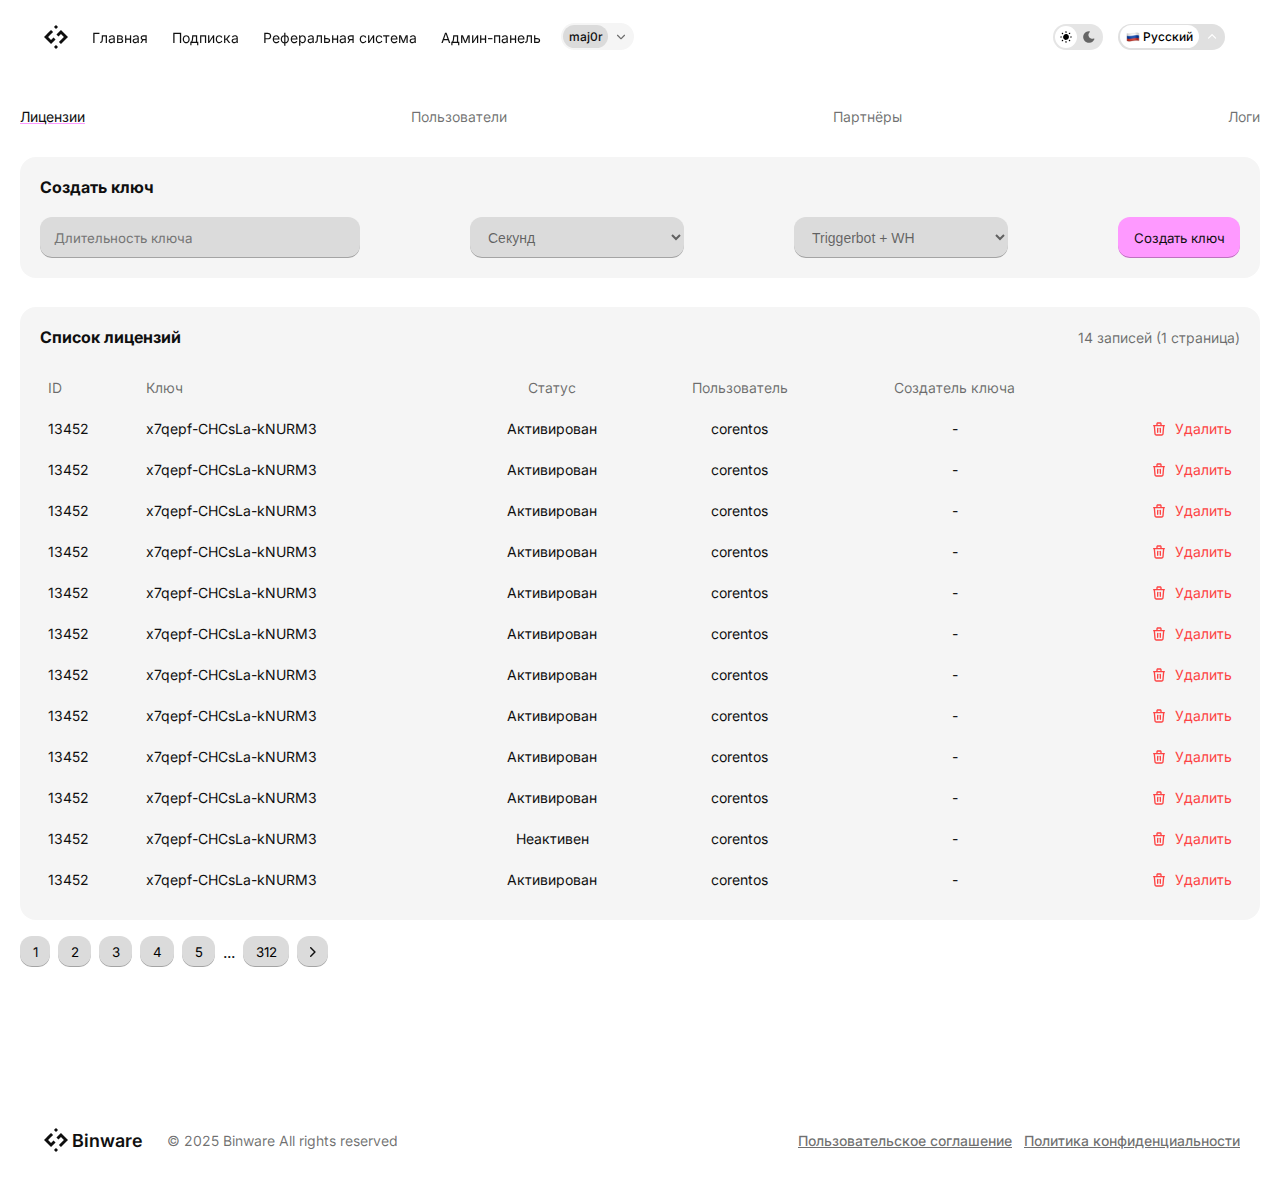
<file: admin/license.html>
<!DOCTYPE html>
<html lang="en">
<head>
    <meta charset="UTF-8">
    <link rel="stylesheet" href="../css/fonts.css">
    <link rel="stylesheet" href="../css/main.css">
    <link rel="stylesheet" href="../css/footer.css">
    <link rel="stylesheet" href="../css/mode.css">
    <link rel="shortcut icon" href="../favicon.ico" type="image/x-icon">
    <link rel="shortcut icon" href="../favicon.svg" type="image/x-icon">
    <meta name="viewport" content="width=device-width, initial-scale=1.0">
    <title>Binware - Лицензии</title>
</head>
<body class="index">
    
    <div class="header">
        <div class="header_container">
            <div  class="header_inner logo">
                <a href="../index.html">
                    <!---->
                </a>
            </div>
            <div class="header_inner">
                <ul class="header_menu">
                    <li>
                        <a class="menu_link deactive" href="../personal-area/">
                            Главная
                        </a>
                    </li>
                    <li>
                        <a class="menu_link deactive" href="../personal-area/payment.html">
                            Подписка
                        </a>
                    </li>
                    <li>
                        <a class="menu_link deactive" href="../personal-area/invite.html">
                            Реферальная система
                        </a>
                    </li>
                    <li>
                        <a class="menu_link" href="../admin/license.html">
                            Админ-панель
                        </a>
                    </li>
                </ul>
            </div>
            <div class="header_inner none">
               <div class="header_burger" data-burger>
                    <div class="header_name">
                        <span>maj0r</span>
                    </div>

                    <div class="header_svg" data-burger-icon>
                        <svg width="14" height="14" viewBox="0 0 14 14" fill="none" xmlns="http://www.w3.org/2000/svg"> 
                            <path d="M10.0878 4.83761C10.3157 4.6098 10.6849 4.6098 10.9127 4.83761C11.1405 5.06542 11.1405 5.43469 10.9127 5.66248L7.41272 9.16248C7.18493 9.39027 6.81566 9.39024 6.58785 9.16248L3.08785 5.66248C2.86004 5.43467 2.86004 5.06542 3.08785 4.83761C3.31565 4.6098 3.68491 4.6098 3.91272 4.83761L7.00028 7.92518L10.0878 4.83761Z"  /> 
                        </svg>
                    </div>

                    <div class="burger_window" data-burger-window>
                        <div class="menu_item active" onclick="location.href='index.html';">Главная</div>
                        <div class="menu_item" onclick="location.href='payment.html';">Подписка</div>
                        <div class="menu_item" onclick="location.href='invite.html';">Реферальная система</div>
                        <div class="menu_item" onclick="location.href='../admin/license.html';">Админ-панель</div>
                        <div class="menu_item" onclick="location.href='../index.html';">Выйти из аккаунта</div>
                    </div>
                </div>
            </div>
            <div class="header_inner">
                <div class="switch_container" id="themeSwitch">
                    <div class="switch_light">
                        <svg width="14" height="14" viewBox="0 0 14 14" fill="none" xmlns="http://www.w3.org/2000/svg">
                            <path d="M7.00011 11.0833C7.14294 11.0834 7.28074 11.136 7.38748 11.2309C7.49421 11.3258 7.56272 11.4565 7.57945 11.5983L7.58344 11.6667V12.25C7.58328 12.3987 7.526 12.5418 7.42394 12.6499C7.32191 12.7579 7.18259 12.8229 7.03429 12.8316C6.88592 12.8403 6.73984 12.792 6.62584 12.6966C6.51185 12.6012 6.43835 12.466 6.42076 12.3184L6.41677 12.25V11.6667C6.41677 11.512 6.47828 11.3636 6.58767 11.2542C6.69706 11.1449 6.84543 11.0833 7.00011 11.0833Z"  /><path d="M3.67499 9.74178C3.82966 9.74179 3.97805 9.80333 4.08743 9.91268C4.18782 10.0131 4.24828 10.1469 4.25719 10.2887C4.26604 10.4303 4.22287 10.5707 4.13585 10.6829L4.08743 10.7375L3.67898 11.146C3.57409 11.2505 3.43331 11.3112 3.28535 11.3158C3.13721 11.3203 2.99262 11.2679 2.88146 11.1699C2.77035 11.0719 2.70068 10.9352 2.68663 10.7877C2.67264 10.6402 2.71512 10.493 2.80569 10.3758L2.85411 10.3211L3.26256 9.91268C3.37195 9.80332 3.52031 9.74178 3.67499 9.74178Z"   /><path d="M10.2164 9.75147C10.3562 9.72508 10.5009 9.75049 10.6232 9.82324L10.6824 9.86426L10.7377 9.91268L11.1455 10.3211C11.2501 10.4261 11.3113 10.5667 11.3159 10.7148C11.3204 10.8629 11.268 11.0075 11.17 11.1187C11.072 11.2298 10.9353 11.2994 10.7878 11.3135C10.6404 11.3275 10.4931 11.2849 10.3759 11.1944L10.3207 11.146L9.91279 10.7375C9.81212 10.6371 9.75138 10.503 9.74246 10.361C9.73358 10.2191 9.77711 10.0791 9.86437 9.9668C9.95164 9.85451 10.0767 9.77786 10.2164 9.75147Z"   /><path d="M7.00011 4.08333C7.57147 4.08333 8.1303 4.25105 8.60712 4.56584C9.08401 4.88072 9.45821 5.32887 9.68264 5.85441C9.90708 6.37997 9.97182 6.96014 9.86949 7.52238C9.76714 8.08457 9.5019 8.60442 9.10672 9.01717C8.71152 9.42989 8.20388 9.71766 7.64667 9.84432C7.08947 9.97097 6.50721 9.93115 5.97244 9.72982C5.43762 9.52843 4.97361 9.17403 4.63829 8.71126C4.30301 8.24852 4.11109 7.69737 4.08629 7.12647L4.08344 7L4.08629 6.87354C4.11891 6.12264 4.44008 5.41321 4.98294 4.89339C5.5258 4.37357 6.2485 4.08338 7.00011 4.08333Z"  /><path d="M2.33344 6.41667C2.48207 6.41687 2.62527 6.47357 2.73334 6.5756C2.84145 6.67767 2.90635 6.81741 2.91507 6.96582C2.92377 7.11419 2.87542 7.26027 2.78006 7.37427C2.68468 7.48822 2.54935 7.56174 2.4018 7.57935L2.33344 7.58333H1.75011C1.60149 7.58317 1.4583 7.52639 1.35021 7.4244C1.24209 7.32233 1.1772 7.1826 1.16848 7.03418C1.15977 6.88576 1.20807 6.73975 1.30349 6.62573C1.39892 6.51173 1.53412 6.43821 1.68175 6.42066L1.75011 6.41667H2.33344Z"  /><path d="M12.2501 6.41667C12.3987 6.41687 12.5419 6.47357 12.65 6.5756C12.7581 6.67767 12.823 6.81741 12.8317 6.96582C12.8404 7.11419 12.7921 7.26027 12.6967 7.37427C12.6013 7.48822 12.466 7.56174 12.3185 7.57935L12.2501 7.58333H11.6668C11.5182 7.58317 11.375 7.52639 11.2669 7.4244C11.1588 7.32233 11.0939 7.1826 11.0852 7.03418C11.0764 6.88576 11.1247 6.73975 11.2202 6.62573C11.3156 6.51173 11.4508 6.43821 11.5984 6.42066L11.6668 6.41667H12.2501Z"  /><path d="M3.15831 2.69393C3.29767 2.66746 3.4418 2.69295 3.56391 2.76514L3.62429 2.80558L3.67898 2.85401L4.08743 3.26245C4.19205 3.36743 4.25266 3.50852 4.25719 3.65666C4.26168 3.80468 4.20981 3.94887 4.11192 4.05998C4.01394 4.1711 3.87715 4.24071 3.72968 4.2548C3.58214 4.26886 3.43449 4.2264 3.31725 4.13574L3.26256 4.08732L2.85411 3.67887C2.75399 3.57843 2.69376 3.44501 2.68492 3.30347C2.67614 3.16179 2.71922 3.02139 2.80626 2.90926C2.89335 2.79712 3.01883 2.72049 3.15831 2.69393Z"  /><path d="M10.7331 2.68368C10.8877 2.68368 11.0362 2.74477 11.1455 2.85401C11.2459 2.95442 11.3064 3.08826 11.3153 3.22998C11.3242 3.37175 11.281 3.51195 11.194 3.62419L11.1455 3.67887L10.7371 4.08732C10.6321 4.19187 10.4915 4.25254 10.3435 4.25708C10.1953 4.2616 10.0507 4.20984 9.93956 4.11182C9.82846 4.01381 9.75879 3.87707 9.74474 3.72957C9.73068 3.58204 9.77371 3.43439 9.86437 3.31714L9.91279 3.26245L10.3207 2.85401C10.43 2.7447 10.5785 2.68372 10.7331 2.68368Z" /><path d="M7.00011 1.16667C7.14294 1.16672 7.28074 1.2193 7.38748 1.31421C7.49421 1.40913 7.56272 1.53979 7.57945 1.68164L7.58344 1.75V2.33333C7.58328 2.48201 7.526 2.62512 7.42394 2.73324C7.32191 2.84122 7.18259 2.90622 7.03429 2.91496C6.88592 2.92367 6.73984 2.87531 6.62584 2.77995C6.51185 2.68455 6.43835 2.54929 6.42076 2.40169L6.41677 2.33333V1.75C6.41677 1.59529 6.47828 1.44696 6.58767 1.33757C6.69706 1.22821 6.84543 1.16667 7.00011 1.16667Z"/>
                        </svg>
                    </div>
                    <div class="switch_dark">
                        <svg width="14" height="14" viewBox="0 0 14 14" fill="none" xmlns="http://www.w3.org/2000/svg">
                            <path d="M7.03476 1.16325L7.07407 1.16667H7.22959C7.73751 1.16685 7.99301 1.76366 7.67164 2.1311L7.62664 2.17782C6.97706 2.78122 6.55931 3.59304 6.4463 4.47241C6.3333 5.35186 6.53197 6.24338 7.00799 6.99146C7.484 7.73948 8.20744 8.29699 9.05193 8.56714C9.89641 8.83725 10.809 8.8026 11.6308 8.46973C12.1102 8.27517 12.5868 8.75596 12.3879 9.23421C11.9826 10.2093 11.3198 11.0561 10.471 11.6843C9.62217 12.3124 8.61888 12.6983 7.56796 12.8009C6.51707 12.9035 5.45798 12.7191 4.50375 12.2671C3.54945 11.8149 2.73558 11.1117 2.14934 10.2334C1.56319 9.35513 1.22613 8.33435 1.17465 7.2797C1.12319 6.22495 1.35916 5.17578 1.85711 4.24455C2.35506 3.31336 3.09673 2.53499 4.00245 1.99211C4.90799 1.44936 5.94371 1.16242 6.99944 1.16211L7.03476 1.16325Z"/>
                        </svg>
                    </div>
                    <div class="switch_circle"></div>
                </div>
                <div class="header_lang_item">
                    <div class="header_lang_main">
                        <img src="../images/flags/russia.svg" alt="russia">
                        <span>Русский</span>
                    </div>
                    <div class="header_lang_button">
                        <svg width="9" height="5" viewBox="0 0 9 5" fill="none">
                            <path d="M3.67 0.17C3.9 -0.06 4.26 -0.06 4.49 0.17L7.99 3.67C8.22 3.9 8.22 4.27 7.99 4.49C7.76 4.72 7.39 4.72 7.17 4.49L4.08 1.41L0.99 4.49C0.76 4.72 0.39 4.72 0.17 4.49C-0.06 4.27 -0.06 3.9 0.17 3.67L3.67 0.17Z" fill="white"/>
                        </svg>
                    </div>
                    <!-- выпадающий список -->
                    <div class="lang_dropdown">
                        <div class="lang_option active">
                            <img src="../images/flags/russia.svg" width="17" alt="">
                            Русский
                        </div>
                        <div onclick="location.href='en.html'"  class="lang_option">
                            <img src="../images/flags/usa.svg" width="17" alt="">
                            Английский
                        </div>
                    </div>
                </div>
                <!--wrf-->
                <div class="header_burger_re" data-burger>
                    <div class="header_burger_mobile">

                        <div class="header_name color">
                            <span>maj0r</span>
                        </div>

                        <div class="header_svg" data-burger-icon>
                            <svg width="14" height="14" viewBox="0 0 14 14" fill="none" xmlns="http://www.w3.org/2000/svg"> 
                                <path d="M10.0878 4.83761C10.3157 4.6098 10.6849 4.6098 10.9127 4.83761C11.1405 5.06542 11.1405 5.43469 10.9127 5.66248L7.41272 9.16248C7.18493 9.39027 6.81566 9.39024 6.58785 9.16248L3.08785 5.66248C2.86004 5.43467 2.86004 5.06542 3.08785 4.83761C3.31565 4.6098 3.68491 4.6098 3.91272 4.83761L7.00028 7.92518L10.0878 4.83761Z"  /> 
                            </svg>
                        </div>

                        <div class="burger_window" data-burger-window>
                            <div class="menu_item">Главная</div>
                            <div class="menu_item">Подписка</div>
                            <div class="menu_item">Реферальная система</div>
                            <div class="menu_item">Админ-панель</div>
                            <div class="menu_item">Выйти из аккаунта</div>
                        </div>

                    </div>
                </div>
                <!---->
            </div>
        </div>
    </div>

    <aside class="aside_section">

        <div class="aside_menu_mobile">
            <a class="aside_menu_link active" href="license.html">Лицензии</a>
            <a class="aside_menu_link" href="users.html">Пользователи</a>
            <a class="aside_menu_link" href="partnership.html">Партнёры</a>
            <a class="aside_menu_link" href="logs.html">Логи</a>
        </div>

        <div class="aside_menu">
            <a class="aside_menu_link active" href="license.html">Лицензии</a>
            <a class="aside_menu_link" href="users.html">Пользователи</a>
            <a class="aside_menu_link" href="partnership.html">Партнёры</a>
            <a class="aside_menu_link" href="logs.html">Логи</a>
        </div>
        <div class="aside_container">
            <div class="aside_inner">
                <div class="aside_key_title">
                    <h1>
                        Создать ключ
                    </h1>
                </div>
                <div class="aside_key_flex">
                    <input type="text" name="" id="" placeholder="Длительность ключа">
                    <select class="aside_key_flexes option" name="#" id="">
                        <option value="#">Секунд</option>
                        <option value="#">Дней</option>
                        <option value="#">годов</option>
                    </select>
                    <select class="aside_key_flexes option1" name="#" id="">
                        <option value="#">Triggerbot + WH</option>
                    </select>
                    <button>
                        Создать ключ
                    </button>
                </div>
            </div>
            <div class="aside_table_inner">
                <div class="aside_table_text">
                    <h1>Список лицензий</h1>
                    <p>14 записей (1 страница)</p>
                </div> 
                <div class="table-container">
                    <div class="table-row table-header">
                        <div class="table-cell color">ID</div>
                        <div class="table-cell color">Ключ</div>
                        <div class="table-cell color">Статус</div>
                        <div class="table-cell color">Пользователь</div>
                        <div class="table-cell color">Создатель ключа</div>
                        <div class="table-cell color"></div>
                    </div>
                    <div class="table-row">
                        <div class="table-cell">13452</div>
                        <div class="table-cell">x7qepf-CHCsLa-kNURM3</div>
                        <div class="table-cell status active">Активирован</div>
                        <div class="table-cell">corentos</div>
                        <div class="table-cell">-</div>
                        <div class="table-cell action remove">
                            <svg width="16" height="16" viewBox="0 0 16 16" fill="none" xmlns="http://www.w3.org/2000/svg">
                                <path d="M6.66667 6.66666C7.03486 6.66666 7.33333 6.96514 7.33333 7.33333V11.3333C7.33333 11.7015 7.03486 12 6.66667 12C6.29848 12 6 11.7015 6 11.3333V7.33333C6 6.96514 6.29848 6.66666 6.66667 6.66666Z" fill="#FD4444"/>
                                <path d="M9.33333 6.66666C9.70152 6.66666 10 6.96514 10 7.33333V11.3333C10 11.7015 9.70152 12 9.33333 12C8.96514 12 8.66667 11.7015 8.66667 11.3333V7.33333C8.66667 6.96514 8.96514 6.66666 9.33333 6.66666Z" fill="#FD4444"/>
                                <path fill-rule="evenodd" clip-rule="evenodd" d="M9.33333 1.33333C9.68696 1.33333 10.026 1.4739 10.276 1.72395C10.5261 1.974 10.6667 2.31304 10.6667 2.66666V3.99999H13.3333C13.7015 3.99999 14 4.29847 14 4.66666C14 5.03485 13.7015 5.33333 13.3333 5.33333H13.2799L12.6641 12.722C12.6499 13.2323 12.4427 13.7187 12.0807 14.0807C11.7057 14.4558 11.1971 14.6667 10.6667 14.6667H5.33333C4.8029 14.6667 4.29434 14.4558 3.91927 14.0807C3.55727 13.7187 3.35006 13.2323 3.33594 12.722L2.72005 5.33333H2.66667C2.29848 5.33333 2 5.03485 2 4.66666C2 4.29847 2.29848 3.99999 2.66667 3.99999H5.33333V2.66666C5.33333 2.31304 5.47391 1.974 5.72396 1.72395C5.97401 1.4739 6.31304 1.33333 6.66667 1.33333H9.33333ZM4.66406 12.6113C4.6656 12.6297 4.66667 12.6482 4.66667 12.6667C4.66667 12.8435 4.73695 13.013 4.86198 13.138C4.987 13.263 5.15652 13.3333 5.33333 13.3333H10.6667C10.8435 13.3333 11.013 13.263 11.138 13.138C11.263 13.013 11.3333 12.8435 11.3333 12.6667L11.3359 12.6113L11.9427 5.33333H4.05729L4.66406 12.6113ZM6.66667 3.99999H9.33333V2.66666H6.66667V3.99999Z" fill="#FD4444"/>
                            </svg>
                            Удалить
                        </div>
                    </div>
                    <div class="table-row">
                        <div class="table-cell">13452</div>
                        <div class="table-cell">x7qepf-CHCsLa-kNURM3</div>
                        <div class="table-cell status active">Активирован</div>
                        <div class="table-cell">corentos</div>
                        <div class="table-cell">-</div>
                        <div class="table-cell action remove">
                            <svg width="16" height="16" viewBox="0 0 16 16" fill="none" xmlns="http://www.w3.org/2000/svg">
                                <path d="M6.66667 6.66666C7.03486 6.66666 7.33333 6.96514 7.33333 7.33333V11.3333C7.33333 11.7015 7.03486 12 6.66667 12C6.29848 12 6 11.7015 6 11.3333V7.33333C6 6.96514 6.29848 6.66666 6.66667 6.66666Z" fill="#FD4444"/>
                                <path d="M9.33333 6.66666C9.70152 6.66666 10 6.96514 10 7.33333V11.3333C10 11.7015 9.70152 12 9.33333 12C8.96514 12 8.66667 11.7015 8.66667 11.3333V7.33333C8.66667 6.96514 8.96514 6.66666 9.33333 6.66666Z" fill="#FD4444"/>
                                <path fill-rule="evenodd" clip-rule="evenodd" d="M9.33333 1.33333C9.68696 1.33333 10.026 1.4739 10.276 1.72395C10.5261 1.974 10.6667 2.31304 10.6667 2.66666V3.99999H13.3333C13.7015 3.99999 14 4.29847 14 4.66666C14 5.03485 13.7015 5.33333 13.3333 5.33333H13.2799L12.6641 12.722C12.6499 13.2323 12.4427 13.7187 12.0807 14.0807C11.7057 14.4558 11.1971 14.6667 10.6667 14.6667H5.33333C4.8029 14.6667 4.29434 14.4558 3.91927 14.0807C3.55727 13.7187 3.35006 13.2323 3.33594 12.722L2.72005 5.33333H2.66667C2.29848 5.33333 2 5.03485 2 4.66666C2 4.29847 2.29848 3.99999 2.66667 3.99999H5.33333V2.66666C5.33333 2.31304 5.47391 1.974 5.72396 1.72395C5.97401 1.4739 6.31304 1.33333 6.66667 1.33333H9.33333ZM4.66406 12.6113C4.6656 12.6297 4.66667 12.6482 4.66667 12.6667C4.66667 12.8435 4.73695 13.013 4.86198 13.138C4.987 13.263 5.15652 13.3333 5.33333 13.3333H10.6667C10.8435 13.3333 11.013 13.263 11.138 13.138C11.263 13.013 11.3333 12.8435 11.3333 12.6667L11.3359 12.6113L11.9427 5.33333H4.05729L4.66406 12.6113ZM6.66667 3.99999H9.33333V2.66666H6.66667V3.99999Z" fill="#FD4444"/>
                            </svg>
                            Удалить
                        </div>
                    </div>
                    <div class="table-row">
                        <div class="table-cell">13452</div>
                        <div class="table-cell">x7qepf-CHCsLa-kNURM3</div>
                        <div class="table-cell status active">Активирован</div>
                        <div class="table-cell">corentos</div>
                        <div class="table-cell">-</div>
                        <div class="table-cell action remove">
                            <svg width="16" height="16" viewBox="0 0 16 16" fill="none" xmlns="http://www.w3.org/2000/svg">
                                <path d="M6.66667 6.66666C7.03486 6.66666 7.33333 6.96514 7.33333 7.33333V11.3333C7.33333 11.7015 7.03486 12 6.66667 12C6.29848 12 6 11.7015 6 11.3333V7.33333C6 6.96514 6.29848 6.66666 6.66667 6.66666Z" fill="#FD4444"/>
                                <path d="M9.33333 6.66666C9.70152 6.66666 10 6.96514 10 7.33333V11.3333C10 11.7015 9.70152 12 9.33333 12C8.96514 12 8.66667 11.7015 8.66667 11.3333V7.33333C8.66667 6.96514 8.96514 6.66666 9.33333 6.66666Z" fill="#FD4444"/>
                                <path fill-rule="evenodd" clip-rule="evenodd" d="M9.33333 1.33333C9.68696 1.33333 10.026 1.4739 10.276 1.72395C10.5261 1.974 10.6667 2.31304 10.6667 2.66666V3.99999H13.3333C13.7015 3.99999 14 4.29847 14 4.66666C14 5.03485 13.7015 5.33333 13.3333 5.33333H13.2799L12.6641 12.722C12.6499 13.2323 12.4427 13.7187 12.0807 14.0807C11.7057 14.4558 11.1971 14.6667 10.6667 14.6667H5.33333C4.8029 14.6667 4.29434 14.4558 3.91927 14.0807C3.55727 13.7187 3.35006 13.2323 3.33594 12.722L2.72005 5.33333H2.66667C2.29848 5.33333 2 5.03485 2 4.66666C2 4.29847 2.29848 3.99999 2.66667 3.99999H5.33333V2.66666C5.33333 2.31304 5.47391 1.974 5.72396 1.72395C5.97401 1.4739 6.31304 1.33333 6.66667 1.33333H9.33333ZM4.66406 12.6113C4.6656 12.6297 4.66667 12.6482 4.66667 12.6667C4.66667 12.8435 4.73695 13.013 4.86198 13.138C4.987 13.263 5.15652 13.3333 5.33333 13.3333H10.6667C10.8435 13.3333 11.013 13.263 11.138 13.138C11.263 13.013 11.3333 12.8435 11.3333 12.6667L11.3359 12.6113L11.9427 5.33333H4.05729L4.66406 12.6113ZM6.66667 3.99999H9.33333V2.66666H6.66667V3.99999Z" fill="#FD4444"/>
                            </svg>
                            Удалить
                        </div>
                    </div>
                    <div class="table-row">
                        <div class="table-cell">13452</div>
                        <div class="table-cell">x7qepf-CHCsLa-kNURM3</div>
                        <div class="table-cell status active">Активирован</div>
                        <div class="table-cell">corentos</div>
                        <div class="table-cell">-</div>
                        <div class="table-cell action remove">
                            <svg width="16" height="16" viewBox="0 0 16 16" fill="none" xmlns="http://www.w3.org/2000/svg">
                                <path d="M6.66667 6.66666C7.03486 6.66666 7.33333 6.96514 7.33333 7.33333V11.3333C7.33333 11.7015 7.03486 12 6.66667 12C6.29848 12 6 11.7015 6 11.3333V7.33333C6 6.96514 6.29848 6.66666 6.66667 6.66666Z" fill="#FD4444"/>
                                <path d="M9.33333 6.66666C9.70152 6.66666 10 6.96514 10 7.33333V11.3333C10 11.7015 9.70152 12 9.33333 12C8.96514 12 8.66667 11.7015 8.66667 11.3333V7.33333C8.66667 6.96514 8.96514 6.66666 9.33333 6.66666Z" fill="#FD4444"/>
                                <path fill-rule="evenodd" clip-rule="evenodd" d="M9.33333 1.33333C9.68696 1.33333 10.026 1.4739 10.276 1.72395C10.5261 1.974 10.6667 2.31304 10.6667 2.66666V3.99999H13.3333C13.7015 3.99999 14 4.29847 14 4.66666C14 5.03485 13.7015 5.33333 13.3333 5.33333H13.2799L12.6641 12.722C12.6499 13.2323 12.4427 13.7187 12.0807 14.0807C11.7057 14.4558 11.1971 14.6667 10.6667 14.6667H5.33333C4.8029 14.6667 4.29434 14.4558 3.91927 14.0807C3.55727 13.7187 3.35006 13.2323 3.33594 12.722L2.72005 5.33333H2.66667C2.29848 5.33333 2 5.03485 2 4.66666C2 4.29847 2.29848 3.99999 2.66667 3.99999H5.33333V2.66666C5.33333 2.31304 5.47391 1.974 5.72396 1.72395C5.97401 1.4739 6.31304 1.33333 6.66667 1.33333H9.33333ZM4.66406 12.6113C4.6656 12.6297 4.66667 12.6482 4.66667 12.6667C4.66667 12.8435 4.73695 13.013 4.86198 13.138C4.987 13.263 5.15652 13.3333 5.33333 13.3333H10.6667C10.8435 13.3333 11.013 13.263 11.138 13.138C11.263 13.013 11.3333 12.8435 11.3333 12.6667L11.3359 12.6113L11.9427 5.33333H4.05729L4.66406 12.6113ZM6.66667 3.99999H9.33333V2.66666H6.66667V3.99999Z" fill="#FD4444"/>
                            </svg>
                            Удалить
                        </div>
                    </div>
                    <div class="table-row">
                        <div class="table-cell">13452</div>
                        <div class="table-cell">x7qepf-CHCsLa-kNURM3</div>
                        <div class="table-cell status active">Активирован</div>
                        <div class="table-cell">corentos</div>
                        <div class="table-cell">-</div>
                        <div class="table-cell action remove">
                            <svg width="16" height="16" viewBox="0 0 16 16" fill="none" xmlns="http://www.w3.org/2000/svg">
                                <path d="M6.66667 6.66666C7.03486 6.66666 7.33333 6.96514 7.33333 7.33333V11.3333C7.33333 11.7015 7.03486 12 6.66667 12C6.29848 12 6 11.7015 6 11.3333V7.33333C6 6.96514 6.29848 6.66666 6.66667 6.66666Z" fill="#FD4444"/>
                                <path d="M9.33333 6.66666C9.70152 6.66666 10 6.96514 10 7.33333V11.3333C10 11.7015 9.70152 12 9.33333 12C8.96514 12 8.66667 11.7015 8.66667 11.3333V7.33333C8.66667 6.96514 8.96514 6.66666 9.33333 6.66666Z" fill="#FD4444"/>
                                <path fill-rule="evenodd" clip-rule="evenodd" d="M9.33333 1.33333C9.68696 1.33333 10.026 1.4739 10.276 1.72395C10.5261 1.974 10.6667 2.31304 10.6667 2.66666V3.99999H13.3333C13.7015 3.99999 14 4.29847 14 4.66666C14 5.03485 13.7015 5.33333 13.3333 5.33333H13.2799L12.6641 12.722C12.6499 13.2323 12.4427 13.7187 12.0807 14.0807C11.7057 14.4558 11.1971 14.6667 10.6667 14.6667H5.33333C4.8029 14.6667 4.29434 14.4558 3.91927 14.0807C3.55727 13.7187 3.35006 13.2323 3.33594 12.722L2.72005 5.33333H2.66667C2.29848 5.33333 2 5.03485 2 4.66666C2 4.29847 2.29848 3.99999 2.66667 3.99999H5.33333V2.66666C5.33333 2.31304 5.47391 1.974 5.72396 1.72395C5.97401 1.4739 6.31304 1.33333 6.66667 1.33333H9.33333ZM4.66406 12.6113C4.6656 12.6297 4.66667 12.6482 4.66667 12.6667C4.66667 12.8435 4.73695 13.013 4.86198 13.138C4.987 13.263 5.15652 13.3333 5.33333 13.3333H10.6667C10.8435 13.3333 11.013 13.263 11.138 13.138C11.263 13.013 11.3333 12.8435 11.3333 12.6667L11.3359 12.6113L11.9427 5.33333H4.05729L4.66406 12.6113ZM6.66667 3.99999H9.33333V2.66666H6.66667V3.99999Z" fill="#FD4444"/>
                            </svg>
                            Удалить
                        </div>
                    </div>
                    <div class="table-row">
                        <div class="table-cell">13452</div>
                        <div class="table-cell">x7qepf-CHCsLa-kNURM3</div>
                        <div class="table-cell status active">Активирован</div>
                        <div class="table-cell">corentos</div>
                        <div class="table-cell">-</div>
                        <div class="table-cell action remove">
                            <svg width="16" height="16" viewBox="0 0 16 16" fill="none" xmlns="http://www.w3.org/2000/svg">
                                <path d="M6.66667 6.66666C7.03486 6.66666 7.33333 6.96514 7.33333 7.33333V11.3333C7.33333 11.7015 7.03486 12 6.66667 12C6.29848 12 6 11.7015 6 11.3333V7.33333C6 6.96514 6.29848 6.66666 6.66667 6.66666Z" fill="#FD4444"/>
                                <path d="M9.33333 6.66666C9.70152 6.66666 10 6.96514 10 7.33333V11.3333C10 11.7015 9.70152 12 9.33333 12C8.96514 12 8.66667 11.7015 8.66667 11.3333V7.33333C8.66667 6.96514 8.96514 6.66666 9.33333 6.66666Z" fill="#FD4444"/>
                                <path fill-rule="evenodd" clip-rule="evenodd" d="M9.33333 1.33333C9.68696 1.33333 10.026 1.4739 10.276 1.72395C10.5261 1.974 10.6667 2.31304 10.6667 2.66666V3.99999H13.3333C13.7015 3.99999 14 4.29847 14 4.66666C14 5.03485 13.7015 5.33333 13.3333 5.33333H13.2799L12.6641 12.722C12.6499 13.2323 12.4427 13.7187 12.0807 14.0807C11.7057 14.4558 11.1971 14.6667 10.6667 14.6667H5.33333C4.8029 14.6667 4.29434 14.4558 3.91927 14.0807C3.55727 13.7187 3.35006 13.2323 3.33594 12.722L2.72005 5.33333H2.66667C2.29848 5.33333 2 5.03485 2 4.66666C2 4.29847 2.29848 3.99999 2.66667 3.99999H5.33333V2.66666C5.33333 2.31304 5.47391 1.974 5.72396 1.72395C5.97401 1.4739 6.31304 1.33333 6.66667 1.33333H9.33333ZM4.66406 12.6113C4.6656 12.6297 4.66667 12.6482 4.66667 12.6667C4.66667 12.8435 4.73695 13.013 4.86198 13.138C4.987 13.263 5.15652 13.3333 5.33333 13.3333H10.6667C10.8435 13.3333 11.013 13.263 11.138 13.138C11.263 13.013 11.3333 12.8435 11.3333 12.6667L11.3359 12.6113L11.9427 5.33333H4.05729L4.66406 12.6113ZM6.66667 3.99999H9.33333V2.66666H6.66667V3.99999Z" fill="#FD4444"/>
                            </svg>
                            Удалить
                        </div>
                    </div>
                    <div class="table-row">
                        <div class="table-cell">13452</div>
                        <div class="table-cell">x7qepf-CHCsLa-kNURM3</div>
                        <div class="table-cell status active">Активирован</div>
                        <div class="table-cell">corentos</div>
                        <div class="table-cell">-</div>
                        <div class="table-cell action remove">
                            <svg width="16" height="16" viewBox="0 0 16 16" fill="none" xmlns="http://www.w3.org/2000/svg">
                                <path d="M6.66667 6.66666C7.03486 6.66666 7.33333 6.96514 7.33333 7.33333V11.3333C7.33333 11.7015 7.03486 12 6.66667 12C6.29848 12 6 11.7015 6 11.3333V7.33333C6 6.96514 6.29848 6.66666 6.66667 6.66666Z" fill="#FD4444"/>
                                <path d="M9.33333 6.66666C9.70152 6.66666 10 6.96514 10 7.33333V11.3333C10 11.7015 9.70152 12 9.33333 12C8.96514 12 8.66667 11.7015 8.66667 11.3333V7.33333C8.66667 6.96514 8.96514 6.66666 9.33333 6.66666Z" fill="#FD4444"/>
                                <path fill-rule="evenodd" clip-rule="evenodd" d="M9.33333 1.33333C9.68696 1.33333 10.026 1.4739 10.276 1.72395C10.5261 1.974 10.6667 2.31304 10.6667 2.66666V3.99999H13.3333C13.7015 3.99999 14 4.29847 14 4.66666C14 5.03485 13.7015 5.33333 13.3333 5.33333H13.2799L12.6641 12.722C12.6499 13.2323 12.4427 13.7187 12.0807 14.0807C11.7057 14.4558 11.1971 14.6667 10.6667 14.6667H5.33333C4.8029 14.6667 4.29434 14.4558 3.91927 14.0807C3.55727 13.7187 3.35006 13.2323 3.33594 12.722L2.72005 5.33333H2.66667C2.29848 5.33333 2 5.03485 2 4.66666C2 4.29847 2.29848 3.99999 2.66667 3.99999H5.33333V2.66666C5.33333 2.31304 5.47391 1.974 5.72396 1.72395C5.97401 1.4739 6.31304 1.33333 6.66667 1.33333H9.33333ZM4.66406 12.6113C4.6656 12.6297 4.66667 12.6482 4.66667 12.6667C4.66667 12.8435 4.73695 13.013 4.86198 13.138C4.987 13.263 5.15652 13.3333 5.33333 13.3333H10.6667C10.8435 13.3333 11.013 13.263 11.138 13.138C11.263 13.013 11.3333 12.8435 11.3333 12.6667L11.3359 12.6113L11.9427 5.33333H4.05729L4.66406 12.6113ZM6.66667 3.99999H9.33333V2.66666H6.66667V3.99999Z" fill="#FD4444"/>
                            </svg>
                            Удалить
                        </div>
                    </div>
                    <div class="table-row">
                        <div class="table-cell">13452</div>
                        <div class="table-cell">x7qepf-CHCsLa-kNURM3</div>
                        <div class="table-cell status active">Активирован</div>
                        <div class="table-cell">corentos</div>
                        <div class="table-cell">-</div>
                        <div class="table-cell action remove">
                            <svg width="16" height="16" viewBox="0 0 16 16" fill="none" xmlns="http://www.w3.org/2000/svg">
                                <path d="M6.66667 6.66666C7.03486 6.66666 7.33333 6.96514 7.33333 7.33333V11.3333C7.33333 11.7015 7.03486 12 6.66667 12C6.29848 12 6 11.7015 6 11.3333V7.33333C6 6.96514 6.29848 6.66666 6.66667 6.66666Z" fill="#FD4444"/>
                                <path d="M9.33333 6.66666C9.70152 6.66666 10 6.96514 10 7.33333V11.3333C10 11.7015 9.70152 12 9.33333 12C8.96514 12 8.66667 11.7015 8.66667 11.3333V7.33333C8.66667 6.96514 8.96514 6.66666 9.33333 6.66666Z" fill="#FD4444"/>
                                <path fill-rule="evenodd" clip-rule="evenodd" d="M9.33333 1.33333C9.68696 1.33333 10.026 1.4739 10.276 1.72395C10.5261 1.974 10.6667 2.31304 10.6667 2.66666V3.99999H13.3333C13.7015 3.99999 14 4.29847 14 4.66666C14 5.03485 13.7015 5.33333 13.3333 5.33333H13.2799L12.6641 12.722C12.6499 13.2323 12.4427 13.7187 12.0807 14.0807C11.7057 14.4558 11.1971 14.6667 10.6667 14.6667H5.33333C4.8029 14.6667 4.29434 14.4558 3.91927 14.0807C3.55727 13.7187 3.35006 13.2323 3.33594 12.722L2.72005 5.33333H2.66667C2.29848 5.33333 2 5.03485 2 4.66666C2 4.29847 2.29848 3.99999 2.66667 3.99999H5.33333V2.66666C5.33333 2.31304 5.47391 1.974 5.72396 1.72395C5.97401 1.4739 6.31304 1.33333 6.66667 1.33333H9.33333ZM4.66406 12.6113C4.6656 12.6297 4.66667 12.6482 4.66667 12.6667C4.66667 12.8435 4.73695 13.013 4.86198 13.138C4.987 13.263 5.15652 13.3333 5.33333 13.3333H10.6667C10.8435 13.3333 11.013 13.263 11.138 13.138C11.263 13.013 11.3333 12.8435 11.3333 12.6667L11.3359 12.6113L11.9427 5.33333H4.05729L4.66406 12.6113ZM6.66667 3.99999H9.33333V2.66666H6.66667V3.99999Z" fill="#FD4444"/>
                            </svg>
                            Удалить
                        </div>
                    </div>
                    <div class="table-row">
                        <div class="table-cell">13452</div>
                        <div class="table-cell">x7qepf-CHCsLa-kNURM3</div>
                        <div class="table-cell status active">Активирован</div>
                        <div class="table-cell">corentos</div>
                        <div class="table-cell">-</div>
                        <div class="table-cell action remove">
                            <svg width="16" height="16" viewBox="0 0 16 16" fill="none" xmlns="http://www.w3.org/2000/svg">
                                <path d="M6.66667 6.66666C7.03486 6.66666 7.33333 6.96514 7.33333 7.33333V11.3333C7.33333 11.7015 7.03486 12 6.66667 12C6.29848 12 6 11.7015 6 11.3333V7.33333C6 6.96514 6.29848 6.66666 6.66667 6.66666Z" fill="#FD4444"/>
                                <path d="M9.33333 6.66666C9.70152 6.66666 10 6.96514 10 7.33333V11.3333C10 11.7015 9.70152 12 9.33333 12C8.96514 12 8.66667 11.7015 8.66667 11.3333V7.33333C8.66667 6.96514 8.96514 6.66666 9.33333 6.66666Z" fill="#FD4444"/>
                                <path fill-rule="evenodd" clip-rule="evenodd" d="M9.33333 1.33333C9.68696 1.33333 10.026 1.4739 10.276 1.72395C10.5261 1.974 10.6667 2.31304 10.6667 2.66666V3.99999H13.3333C13.7015 3.99999 14 4.29847 14 4.66666C14 5.03485 13.7015 5.33333 13.3333 5.33333H13.2799L12.6641 12.722C12.6499 13.2323 12.4427 13.7187 12.0807 14.0807C11.7057 14.4558 11.1971 14.6667 10.6667 14.6667H5.33333C4.8029 14.6667 4.29434 14.4558 3.91927 14.0807C3.55727 13.7187 3.35006 13.2323 3.33594 12.722L2.72005 5.33333H2.66667C2.29848 5.33333 2 5.03485 2 4.66666C2 4.29847 2.29848 3.99999 2.66667 3.99999H5.33333V2.66666C5.33333 2.31304 5.47391 1.974 5.72396 1.72395C5.97401 1.4739 6.31304 1.33333 6.66667 1.33333H9.33333ZM4.66406 12.6113C4.6656 12.6297 4.66667 12.6482 4.66667 12.6667C4.66667 12.8435 4.73695 13.013 4.86198 13.138C4.987 13.263 5.15652 13.3333 5.33333 13.3333H10.6667C10.8435 13.3333 11.013 13.263 11.138 13.138C11.263 13.013 11.3333 12.8435 11.3333 12.6667L11.3359 12.6113L11.9427 5.33333H4.05729L4.66406 12.6113ZM6.66667 3.99999H9.33333V2.66666H6.66667V3.99999Z" fill="#FD4444"/>
                            </svg>
                            Удалить
                        </div>
                    </div>
                    <div class="table-row">
                        <div class="table-cell">13452</div>
                        <div class="table-cell">x7qepf-CHCsLa-kNURM3</div>
                        <div class="table-cell status active">Активирован</div>
                        <div class="table-cell">corentos</div>
                        <div class="table-cell">-</div>
                        <div class="table-cell action remove">
                            <svg width="16" height="16" viewBox="0 0 16 16" fill="none" xmlns="http://www.w3.org/2000/svg">
                                <path d="M6.66667 6.66666C7.03486 6.66666 7.33333 6.96514 7.33333 7.33333V11.3333C7.33333 11.7015 7.03486 12 6.66667 12C6.29848 12 6 11.7015 6 11.3333V7.33333C6 6.96514 6.29848 6.66666 6.66667 6.66666Z" fill="#FD4444"/>
                                <path d="M9.33333 6.66666C9.70152 6.66666 10 6.96514 10 7.33333V11.3333C10 11.7015 9.70152 12 9.33333 12C8.96514 12 8.66667 11.7015 8.66667 11.3333V7.33333C8.66667 6.96514 8.96514 6.66666 9.33333 6.66666Z" fill="#FD4444"/>
                                <path fill-rule="evenodd" clip-rule="evenodd" d="M9.33333 1.33333C9.68696 1.33333 10.026 1.4739 10.276 1.72395C10.5261 1.974 10.6667 2.31304 10.6667 2.66666V3.99999H13.3333C13.7015 3.99999 14 4.29847 14 4.66666C14 5.03485 13.7015 5.33333 13.3333 5.33333H13.2799L12.6641 12.722C12.6499 13.2323 12.4427 13.7187 12.0807 14.0807C11.7057 14.4558 11.1971 14.6667 10.6667 14.6667H5.33333C4.8029 14.6667 4.29434 14.4558 3.91927 14.0807C3.55727 13.7187 3.35006 13.2323 3.33594 12.722L2.72005 5.33333H2.66667C2.29848 5.33333 2 5.03485 2 4.66666C2 4.29847 2.29848 3.99999 2.66667 3.99999H5.33333V2.66666C5.33333 2.31304 5.47391 1.974 5.72396 1.72395C5.97401 1.4739 6.31304 1.33333 6.66667 1.33333H9.33333ZM4.66406 12.6113C4.6656 12.6297 4.66667 12.6482 4.66667 12.6667C4.66667 12.8435 4.73695 13.013 4.86198 13.138C4.987 13.263 5.15652 13.3333 5.33333 13.3333H10.6667C10.8435 13.3333 11.013 13.263 11.138 13.138C11.263 13.013 11.3333 12.8435 11.3333 12.6667L11.3359 12.6113L11.9427 5.33333H4.05729L4.66406 12.6113ZM6.66667 3.99999H9.33333V2.66666H6.66667V3.99999Z" fill="#FD4444"/>
                            </svg>
                            Удалить
                        </div>
                    </div>
                    <div class="table-row">
                        <div class="table-cell">13452</div>
                        <div class="table-cell">x7qepf-CHCsLa-kNURM3</div>
                        <div class="table-cell status disable">Неактивен</div>
                        <div class="table-cell">corentos</div>
                        <div class="table-cell">-</div>
                        <div class="table-cell action remove">
                            <svg width="16" height="16" viewBox="0 0 16 16" fill="none" xmlns="http://www.w3.org/2000/svg">
                                <path d="M6.66667 6.66666C7.03486 6.66666 7.33333 6.96514 7.33333 7.33333V11.3333C7.33333 11.7015 7.03486 12 6.66667 12C6.29848 12 6 11.7015 6 11.3333V7.33333C6 6.96514 6.29848 6.66666 6.66667 6.66666Z" fill="#FD4444"/>
                                <path d="M9.33333 6.66666C9.70152 6.66666 10 6.96514 10 7.33333V11.3333C10 11.7015 9.70152 12 9.33333 12C8.96514 12 8.66667 11.7015 8.66667 11.3333V7.33333C8.66667 6.96514 8.96514 6.66666 9.33333 6.66666Z" fill="#FD4444"/>
                                <path fill-rule="evenodd" clip-rule="evenodd" d="M9.33333 1.33333C9.68696 1.33333 10.026 1.4739 10.276 1.72395C10.5261 1.974 10.6667 2.31304 10.6667 2.66666V3.99999H13.3333C13.7015 3.99999 14 4.29847 14 4.66666C14 5.03485 13.7015 5.33333 13.3333 5.33333H13.2799L12.6641 12.722C12.6499 13.2323 12.4427 13.7187 12.0807 14.0807C11.7057 14.4558 11.1971 14.6667 10.6667 14.6667H5.33333C4.8029 14.6667 4.29434 14.4558 3.91927 14.0807C3.55727 13.7187 3.35006 13.2323 3.33594 12.722L2.72005 5.33333H2.66667C2.29848 5.33333 2 5.03485 2 4.66666C2 4.29847 2.29848 3.99999 2.66667 3.99999H5.33333V2.66666C5.33333 2.31304 5.47391 1.974 5.72396 1.72395C5.97401 1.4739 6.31304 1.33333 6.66667 1.33333H9.33333ZM4.66406 12.6113C4.6656 12.6297 4.66667 12.6482 4.66667 12.6667C4.66667 12.8435 4.73695 13.013 4.86198 13.138C4.987 13.263 5.15652 13.3333 5.33333 13.3333H10.6667C10.8435 13.3333 11.013 13.263 11.138 13.138C11.263 13.013 11.3333 12.8435 11.3333 12.6667L11.3359 12.6113L11.9427 5.33333H4.05729L4.66406 12.6113ZM6.66667 3.99999H9.33333V2.66666H6.66667V3.99999Z" fill="#FD4444"/>
                            </svg>
                            Удалить
                        </div>
                    </div>
                    <div class="table-row">
                        <div class="table-cell">13452</div>
                        <div class="table-cell">x7qepf-CHCsLa-kNURM3</div>
                        <div class="table-cell status active">Активирован</div>
                        <div class="table-cell">corentos</div>
                        <div class="table-cell">-</div>
                        <div class="table-cell action remove">
                            <svg width="16" height="16" viewBox="0 0 16 16" fill="none" xmlns="http://www.w3.org/2000/svg">
                                <path d="M6.66667 6.66666C7.03486 6.66666 7.33333 6.96514 7.33333 7.33333V11.3333C7.33333 11.7015 7.03486 12 6.66667 12C6.29848 12 6 11.7015 6 11.3333V7.33333C6 6.96514 6.29848 6.66666 6.66667 6.66666Z" fill="#FD4444"/>
                                <path d="M9.33333 6.66666C9.70152 6.66666 10 6.96514 10 7.33333V11.3333C10 11.7015 9.70152 12 9.33333 12C8.96514 12 8.66667 11.7015 8.66667 11.3333V7.33333C8.66667 6.96514 8.96514 6.66666 9.33333 6.66666Z" fill="#FD4444"/>
                                <path fill-rule="evenodd" clip-rule="evenodd" d="M9.33333 1.33333C9.68696 1.33333 10.026 1.4739 10.276 1.72395C10.5261 1.974 10.6667 2.31304 10.6667 2.66666V3.99999H13.3333C13.7015 3.99999 14 4.29847 14 4.66666C14 5.03485 13.7015 5.33333 13.3333 5.33333H13.2799L12.6641 12.722C12.6499 13.2323 12.4427 13.7187 12.0807 14.0807C11.7057 14.4558 11.1971 14.6667 10.6667 14.6667H5.33333C4.8029 14.6667 4.29434 14.4558 3.91927 14.0807C3.55727 13.7187 3.35006 13.2323 3.33594 12.722L2.72005 5.33333H2.66667C2.29848 5.33333 2 5.03485 2 4.66666C2 4.29847 2.29848 3.99999 2.66667 3.99999H5.33333V2.66666C5.33333 2.31304 5.47391 1.974 5.72396 1.72395C5.97401 1.4739 6.31304 1.33333 6.66667 1.33333H9.33333ZM4.66406 12.6113C4.6656 12.6297 4.66667 12.6482 4.66667 12.6667C4.66667 12.8435 4.73695 13.013 4.86198 13.138C4.987 13.263 5.15652 13.3333 5.33333 13.3333H10.6667C10.8435 13.3333 11.013 13.263 11.138 13.138C11.263 13.013 11.3333 12.8435 11.3333 12.6667L11.3359 12.6113L11.9427 5.33333H4.05729L4.66406 12.6113ZM6.66667 3.99999H9.33333V2.66666H6.66667V3.99999Z" fill="#FD4444"/>
                            </svg>
                            Удалить
                        </div>
                    </div>
                </div>
            </div>
            <div class="aside_inner_inside_mobile">
                <div class="aside_info">
                    <h1>
                        Список лицензий
                    </h1>
                    <span>
                        10 записей (1 страница)
                    </span>
                </div>
                <div class="aside_mobile_inner">
                    <div class="flex_mobile">
                        <div class="aside_mobile_left">
                            <svg class="chevron" width="20" height="20" viewBox="0 0 20 20" fill="none" xmlns="http://www.w3.org/2000/svg">
                                <path d="M14.4101 6.91089C14.7355 6.58545 15.263 6.58545 15.5885 6.91089C15.9139 7.23633 15.9139 7.76386 15.5885 8.08927L10.5885 13.0893C10.2631 13.4147 9.73554 13.4146 9.41009 13.0893L4.41009 8.08927C4.08466 7.76384 4.08466 7.23632 4.41009 6.91089C4.73553 6.58545 5.26304 6.58545 5.58848 6.91089L9.99929 11.3217L14.4101 6.91089Z"/>
                            </svg>
                        </div>
                        <div class="aside_mobile_right">
                            <div class="aside_mobile_right_flex header-clickable">
                                <p>ID</p>
                                <span></span>
                                <h1>13453</h1>
                            </div>
                            <div class="content-hidden">
                                <div class="aside_mobile_right_flex top">
                                    <p>Ключ</p>
                                    <span></span>
                                    <h1>x7qepf-CHCsLa-kNURM3</h1>
                                </div>
                                <div class="aside_mobile_right_flex">
                                    <p>Статус</p>
                                    <span></span>
                                    <h1 class="aside_mobile_right_flexcolor">Активирован</h1>
                                </div>
                                <div class="aside_mobile_right_flex">
                                    <p>Пользователь</p>
                                    <span></span>
                                    <h1>corentos</h1>
                                </div>
                                <div class="aside_mobile_right_flex">
                                    <p>Создатель ключа</p>
                                    <span></span>
                                    <h1>-</h1>
                                </div>
                                <div class="mobile_aside_button">
                                    <button>
                                        <svg width="12" height="14" viewBox="0 0 12 14" fill="none" xmlns="http://www.w3.org/2000/svg">
                                        <path d="M4.66667 5.33333C5.03486 5.33333 5.33333 5.63181 5.33333 6V10C5.33333 10.3682 5.03486 10.6667 4.66667 10.6667C4.29848 10.6667 4 10.3682 4 10V6C4 5.63181 4.29848 5.33333 4.66667 5.33333Z" fill="#FD4444"/><path d="M7.33333 5.33333C7.70152 5.33333 8 5.63181 8 6V10C8 10.3682 7.70152 10.6667 7.33333 10.6667C6.96514 10.6667 6.66667 10.3682 6.66667 10V6C6.66667 5.63181 6.96514 5.33333 7.33333 5.33333Z" fill="#FD4444"/><path fill-rule="evenodd" clip-rule="evenodd" d="M7.33333 0C7.68696 0 8.02599 0.140577 8.27604 0.390625C8.52609 0.640673 8.66667 0.979711 8.66667 1.33333V2.66667H11.3333C11.7015 2.66667 12 2.96514 12 3.33333C12 3.70152 11.7015 4 11.3333 4H11.2799L10.6641 11.3887C10.6499 11.899 10.4427 12.3854 10.0807 12.7474C9.70566 13.1225 9.1971 13.3333 8.66667 13.3333H3.33333C2.8029 13.3333 2.29434 13.1225 1.91927 12.7474C1.55727 12.3854 1.35006 11.899 1.33594 11.3887L0.720052 4H0.666667C0.298477 4 0 3.70152 0 3.33333C0 2.96514 0.298477 2.66667 0.666667 2.66667H3.33333V1.33333C3.33333 0.979711 3.47391 0.640673 3.72396 0.390625C3.97401 0.140577 4.31304 0 4.66667 0H7.33333ZM2.66406 11.278C2.6656 11.2964 2.66667 11.3149 2.66667 11.3333C2.66667 11.5101 2.73695 11.6797 2.86198 11.8047C2.987 11.9297 3.15652 12 3.33333 12H8.66667C8.84348 12 9.013 11.9297 9.13802 11.8047C9.26305 11.6797 9.33333 11.5101 9.33333 11.3333L9.33594 11.278L9.94271 4H2.05729L2.66406 11.278ZM4.66667 2.66667H7.33333V1.33333H4.66667V2.66667Z" fill="#FD4444"/>
                                    </svg>
                                    Удалить
                                </button>
                                </div>
                            </div>
                        </div>
                    </div>
                </div>  
            </div>
            <div class="aside_list">
                <button class="aside_button active">1</button>
                <button class="aside_button">2</button>
                <button class="aside_button">3</button>
                <button class="aside_button">4</button>
                <button class="aside_button">5</button>
                <div class="aside_to">
                    ...
                </div>
                <button class="aside_button">312</button>
                <button class="aside_button">
                    <svg width="6" height="10" viewBox="0 0 6 10" fill="none" xmlns="http://www.w3.org/2000/svg">
                        <path d="M0.207031 0.207458C0.483653 -0.0691628 0.932363 -0.0691628 1.20898 0.207458L5.45898 4.45746C5.73545 4.73408 5.73553 5.18186 5.45898 5.45844L1.20898 9.70844C0.932359 9.985 0.483635 9.98504 0.207031 9.70844C-0.0690816 9.43196 -0.0689641 8.98401 0.207031 8.70746L3.95703 4.95746L0.207031 1.20844C-0.0690812 0.931958 -0.0689635 0.484009 0.207031 0.207458Z"  />
                    </svg>
                </button>
            </div>
        </div>
    </aside>
    
    

    <footer class="footer_header">
        <div class="footer_container">
            <div class="footer_inner">
                <div class="footer_logo">
                    <div style="margin-top: 12px;" class="logo"></div>
                    <p>Binware</p>
                </div>
                <p class="footer_copy">
                    © 2025 Binware All rights reserved
                </p>
            </div>
            <div class="footer_inner">
                <a href="#">
                    Пользовательское соглашение
                </a>
                <a href="#">
                    Политика конфиденциальности
                </a>
            </div>
        </div>
    </footer>

    <!--Modal-->
    <div id="key_modal_container" class="key_modal-container">
        <div class="key_modal_inner">
            <div class="key_modal_text">
                <p> Ключ успешно создан</p>
                <svg id="key_modal_close" width="18" height="18" viewBox="0 0 18 18" fill="none" xmlns="http://www.w3.org/2000/svg">
                    <g clip-path="url(#clip0_146_2353)"><path d="M12.9697 3.96979C13.2626 3.6769 13.7373 3.6769 14.0302 3.96979C14.3231 4.26269 14.3231 4.73746 14.0302 5.03034L10.0605 9.00007L14.0302 12.9698C14.3231 13.2627 14.3231 13.7375 14.0302 14.0303C13.7373 14.3232 13.2626 14.3232 12.9697 14.0303L8.99994 10.0606L5.03022 14.0303C4.73734 14.3232 4.26257 14.3232 3.96967 14.0303C3.67678 13.7374 3.67678 13.2627 3.96967 12.9698L7.9394 9.00007L3.96967 5.03034C3.67678 4.73745 3.67678 4.26269 3.96967 3.96979C4.26256 3.6769 4.73732 3.6769 5.03022 3.96979L8.99994 7.93952L12.9697 3.96979Z" fill="white"/></g><defs><clipPath id="clip0_146_2353"><rect width="18" height="18" fill="white"/></clipPath></defs>
                </svg>
            </div>
            <div class="key_modal_info">
                <p class="modal_key_l"><span id="modal_key"></span></p>
                <div class="modal_key_flex">
                    <p id="modal_type"></p>
                    <svg width="2" height="2" viewBox="0 0 2 2" fill="none" xmlns="http://www.w3.org/2000/svg">
                        <circle cx="1" cy="1" r="1"  fill-opacity="0.3"/>
                    </svg>
                    <p id="modal_time"></p>
                </div>
            </div>
            <button class="key_modal_btn" id="confirm_create_key">
                Скопировать ключ
            </button>
        </div>
    </div>
    <!---->
    
    <script>
        const createKeyBtn = document.querySelector(".aside_key_flex button");
        const keyModal = document.getElementById("key_modal_container");
        const keyClose = document.getElementById("key_modal_close");
        const keyConfirm = document.getElementById("confirm_create_key");
        const timeInput = document.querySelector(".aside_key_flex input");
        const timeSelect = document.querySelector(".aside_key_flexes.option");
        const typeSelect = document.querySelector(".aside_key_flexes.option1");
        const modalKey = document.getElementById("modal_key");
        const modalType = document.getElementById("modal_type");
        const modalTime = document.getElementById("modal_time");
        function generateKey() {
            const chars = "ABCDEFGHIJKLMNOPQRSTUVWXYZabcdefghijklmnopqrstuvwxyz0123456789";
            
            const part1 = Array.from({length: 5}, () => chars[Math.floor(Math.random() * chars.length)]).join('');
            const part2 = Array.from({length: 6}, () => chars[Math.floor(Math.random() * chars.length)]).join('');
            const part3 = Array.from({length: 6}, () => chars[Math.floor(Math.random() * chars.length)]).join('');

            return `${part1}-${part2}-${part3}`;
        }

        createKeyBtn.addEventListener("click", () => {

            const duration = timeInput.value.trim();
            const unit = timeSelect.options[timeSelect.selectedIndex].text;
            const type = typeSelect.options[typeSelect.selectedIndex].text;
            const key = generateKey();

            modalKey.innerText = key;
            modalType.innerText = type;
            modalTime.innerText = duration + " " + unit;

            keyModal.classList.add("key_modal-show");
        });
        keyClose.addEventListener("click", () => {
            keyModal.classList.remove("key_modal-show");
        });

        keyConfirm.addEventListener("click", () => {
            keyModal.classList.remove("key_modal-show");
        });
        function closeKeyModal() {
            keyModal.classList.add("key_modal-hide");  

            setTimeout(() => {
                keyModal.classList.remove("key_modal-show", "key_modal-hide");
            }, 300); 
        }

        keyClose.addEventListener("click", closeKeyModal);
        keyConfirm.addEventListener("click", closeKeyModal);

    </script>


    <script>
        document.querySelectorAll('[data-burger]').forEach(burger => {
        const trigger = burger; // кликаем по всему бургеру
        const icon = burger.querySelector('[data-burger-icon]');
        const windowEl = burger.querySelector('[data-burger-window]');

        trigger.addEventListener('click', e => {
            e.stopPropagation();
            windowEl.classList.toggle('active');
            icon.classList.toggle('active');
        });

        // Клик вне — закрываем
        document.addEventListener('click', e => {
            if (!burger.contains(e.target)) {
                windowEl.classList.remove('active');
                icon.classList.remove('active');
            }
        });
    });

        
        const open = document.getElementById("open_setting_change");
        const change_modal_container = document.getElementById("change_modal_container");
        const setting_modal_close = document.getElementById("setting_modal_close");

        
        const openpass = document.getElementById("open_setting_change_pass");
        const change_modal_container_pass = document.getElementById("change_modal_container_pass");
        const setting_modal_close1 = document.getElementById("setting_modal_close1");

        
        function openModal(modal) {
            modal.classList.add("setting_change_modal_show");
        }

        
        function closeModal(modal) {
            modal.classList.remove("setting_change_modal_show");
        }

        
        if (open && change_modal_container) {
            open.addEventListener("click", () => {
                openModal(change_modal_container);
            });
        }

        if (setting_modal_close) {
            setting_modal_close.addEventListener("click", () => {
                closeModal(change_modal_container);
            });
        }

        
        if (openpass && change_modal_container_pass) {
            openpass.addEventListener("click", () => {
                openModal(change_modal_container_pass);
            });
        }

        if (setting_modal_close1) {
            setting_modal_close1.addEventListener("click", () => {
                closeModal(change_modal_container_pass);
            });
        }

        
        document.addEventListener('click', (e) => {
            if (e.target.classList.contains('setting_change_modal_container')) {
                closeModal(e.target);
            }
        });


        document.addEventListener('keydown', (e) => {
            if (e.key === 'Escape') {
                const openModals = document.querySelectorAll('.setting_change_modal_container.setting_change_modal_show');
                openModals.forEach(modal => {
                    closeModal(modal);
                });
            }
        });

        document.addEventListener('click', (e) => {
            if (e.target.classList.contains('change_setting_buttons-cancel')) {
                const modal = e.target.closest('.setting_change_modal_container');
                if (modal) {
                    closeModal(modal);
                }
            }
        });

        const openFroze = document.getElementById("open_setting_froze");
        const change_modal_container_froze = document.getElementById("change_modal_container_froze");
        const setting_modal_close3 = document.getElementById("setting_modal_close3");


        if (openFroze && change_modal_container_froze) {
            openFroze.addEventListener("click", () => {
                openModal(change_modal_container_froze);
            });
        }


        if (setting_modal_close3) {
            setting_modal_close3.addEventListener("click", () => {
                closeModal(change_modal_container_froze);
            });
        }
    </script>
 
    <script>
        const switcher = document.getElementById("themeSwitch");
        const body = document.body;
        const savedTheme = localStorage.getItem("theme");
        if (savedTheme) {
            body.classList.add(savedTheme);
        } else {
            body.classList.add("light");
        }
        switcher.addEventListener("click", () => {
            body.classList.toggle("light");
            body.classList.toggle("dark");

            const currentTheme = body.classList.contains("light") ? "light" : "dark";
            localStorage.setItem("theme", currentTheme);
        });

        window.addEventListener("storage", (event) => {
            if (event.key === "theme") {
                body.classList.remove("light", "dark");
                body.classList.add(event.newValue);
            }
        });
    </script>


    <script src="../js/main.js"></script>
 
</body>
</html>
</file>
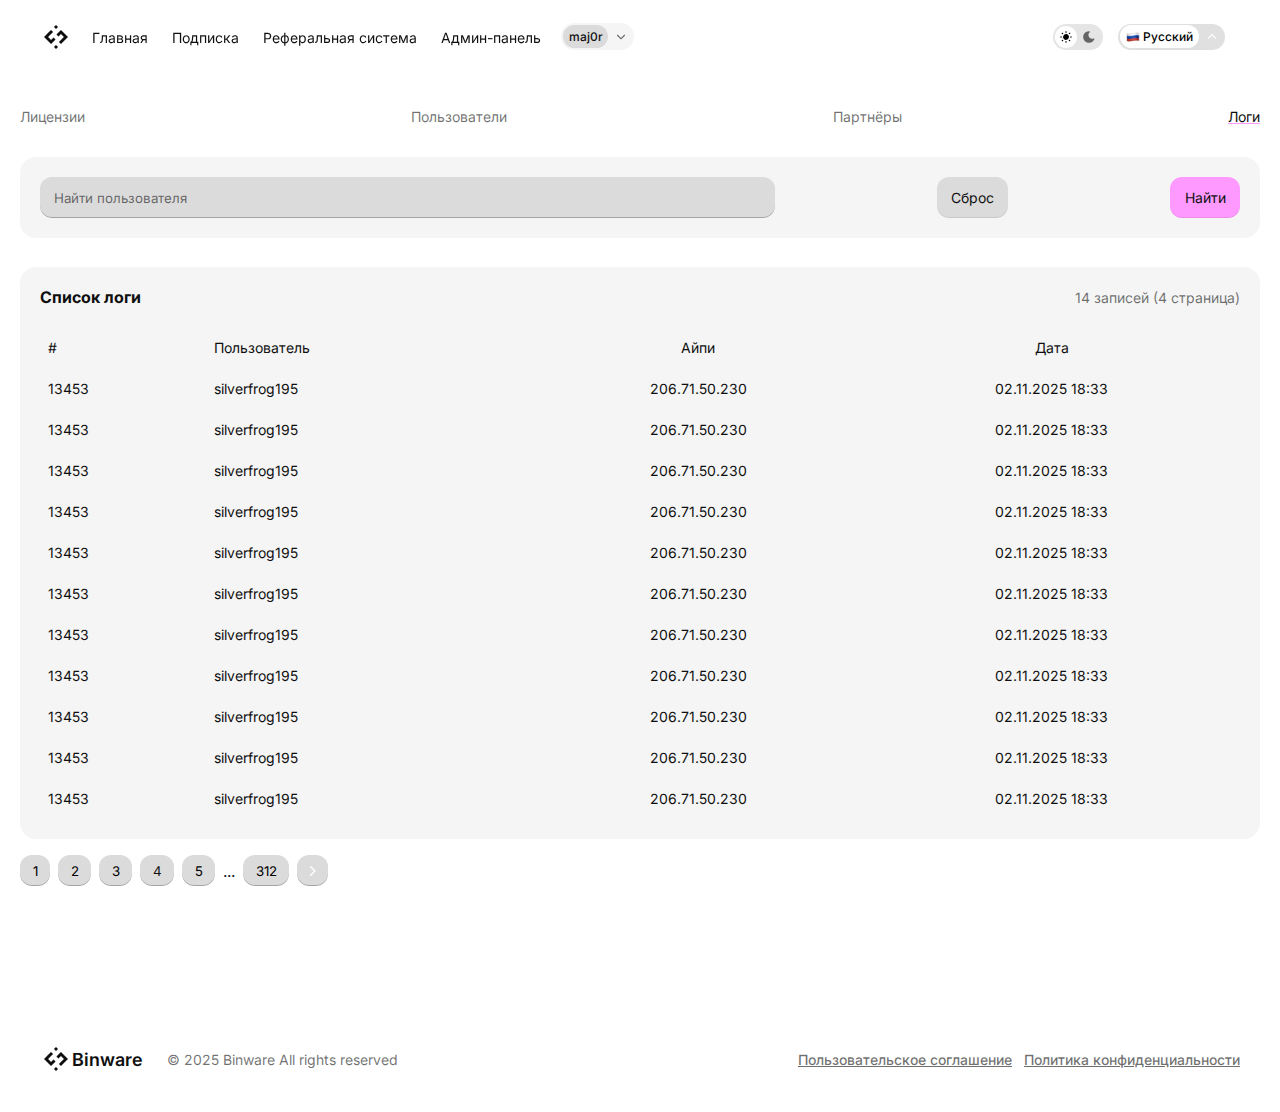
<file: admin/logs.html>
<!DOCTYPE html>
<html lang="en">
<head>
    <meta charset="UTF-8">
    <link rel="stylesheet" href="../css/fonts.css">
    <link rel="stylesheet" href="../css/main.css">
    <link rel="stylesheet" href="../css/footer.css">
    <link rel="stylesheet" href="../css/mode.css">
    <link rel="shortcut icon" href="../favicon.ico" type="image/x-icon">
    <link rel="shortcut icon" href="../favicon.svg" type="image/x-icon">
    <meta name="viewport" content="width=device-width, initial-scale=1.0">
    <title>Binware - Логи</title>
</head>
<body class="index">
    
    <div class="header">
        <div class="header_container">
            <div  class="header_inner logo">
                <a href="../index.html">
                    <!---->
                </a>
            </div>
            <div class="header_inner">
                <ul class="header_menu">
                    <li>
                        <a class="menu_link deactive" href="../personal-area/">
                            Главная
                        </a>
                    </li>
                    <li>
                        <a class="menu_link deactive" href="../personal-area/payment.html">
                            Подписка
                        </a>
                    </li>
                    <li>
                        <a class="menu_link deactive" href="../personal-area/invite.html">
                            Реферальная система
                        </a>
                    </li>
                    <li>
                        <a class="menu_link" href="../admin/license.html">
                            Админ-панель
                        </a>
                    </li>
                </ul>
            </div>
            <div class="header_inner none">
               <div class="header_burger" data-burger>
                    <div class="header_name">
                        <span>maj0r</span>
                    </div>

                    <div class="header_svg" data-burger-icon>
                        <svg width="14" height="14" viewBox="0 0 14 14" fill="none" xmlns="http://www.w3.org/2000/svg"> 
                            <path d="M10.0878 4.83761C10.3157 4.6098 10.6849 4.6098 10.9127 4.83761C11.1405 5.06542 11.1405 5.43469 10.9127 5.66248L7.41272 9.16248C7.18493 9.39027 6.81566 9.39024 6.58785 9.16248L3.08785 5.66248C2.86004 5.43467 2.86004 5.06542 3.08785 4.83761C3.31565 4.6098 3.68491 4.6098 3.91272 4.83761L7.00028 7.92518L10.0878 4.83761Z"  /> 
                        </svg>
                    </div>

                    <div class="burger_window" data-burger-window>
                        <div class="menu_item active" onclick="location.href='index.html';">Главная</div>
                        <div class="menu_item" onclick="location.href='payment.html';">Подписка</div>
                        <div class="menu_item" onclick="location.href='invite.html';">Реферальная система</div>
                        <div class="menu_item" onclick="location.href='../admin/license.html';">Админ-панель</div>
                        <div class="menu_item" onclick="location.href='../index.html';">Выйти из аккаунта</div>
                    </div>
                </div>
            </div>
            <div class="header_inner">
                <div class="switch_container" id="themeSwitch">
                    <div class="switch_light">
                        <svg width="14" height="14" viewBox="0 0 14 14" fill="none" xmlns="http://www.w3.org/2000/svg">
                            <path d="M7.00011 11.0833C7.14294 11.0834 7.28074 11.136 7.38748 11.2309C7.49421 11.3258 7.56272 11.4565 7.57945 11.5983L7.58344 11.6667V12.25C7.58328 12.3987 7.526 12.5418 7.42394 12.6499C7.32191 12.7579 7.18259 12.8229 7.03429 12.8316C6.88592 12.8403 6.73984 12.792 6.62584 12.6966C6.51185 12.6012 6.43835 12.466 6.42076 12.3184L6.41677 12.25V11.6667C6.41677 11.512 6.47828 11.3636 6.58767 11.2542C6.69706 11.1449 6.84543 11.0833 7.00011 11.0833Z"  /><path d="M3.67499 9.74178C3.82966 9.74179 3.97805 9.80333 4.08743 9.91268C4.18782 10.0131 4.24828 10.1469 4.25719 10.2887C4.26604 10.4303 4.22287 10.5707 4.13585 10.6829L4.08743 10.7375L3.67898 11.146C3.57409 11.2505 3.43331 11.3112 3.28535 11.3158C3.13721 11.3203 2.99262 11.2679 2.88146 11.1699C2.77035 11.0719 2.70068 10.9352 2.68663 10.7877C2.67264 10.6402 2.71512 10.493 2.80569 10.3758L2.85411 10.3211L3.26256 9.91268C3.37195 9.80332 3.52031 9.74178 3.67499 9.74178Z"   /><path d="M10.2164 9.75147C10.3562 9.72508 10.5009 9.75049 10.6232 9.82324L10.6824 9.86426L10.7377 9.91268L11.1455 10.3211C11.2501 10.4261 11.3113 10.5667 11.3159 10.7148C11.3204 10.8629 11.268 11.0075 11.17 11.1187C11.072 11.2298 10.9353 11.2994 10.7878 11.3135C10.6404 11.3275 10.4931 11.2849 10.3759 11.1944L10.3207 11.146L9.91279 10.7375C9.81212 10.6371 9.75138 10.503 9.74246 10.361C9.73358 10.2191 9.77711 10.0791 9.86437 9.9668C9.95164 9.85451 10.0767 9.77786 10.2164 9.75147Z"   /><path d="M7.00011 4.08333C7.57147 4.08333 8.1303 4.25105 8.60712 4.56584C9.08401 4.88072 9.45821 5.32887 9.68264 5.85441C9.90708 6.37997 9.97182 6.96014 9.86949 7.52238C9.76714 8.08457 9.5019 8.60442 9.10672 9.01717C8.71152 9.42989 8.20388 9.71766 7.64667 9.84432C7.08947 9.97097 6.50721 9.93115 5.97244 9.72982C5.43762 9.52843 4.97361 9.17403 4.63829 8.71126C4.30301 8.24852 4.11109 7.69737 4.08629 7.12647L4.08344 7L4.08629 6.87354C4.11891 6.12264 4.44008 5.41321 4.98294 4.89339C5.5258 4.37357 6.2485 4.08338 7.00011 4.08333Z"  /><path d="M2.33344 6.41667C2.48207 6.41687 2.62527 6.47357 2.73334 6.5756C2.84145 6.67767 2.90635 6.81741 2.91507 6.96582C2.92377 7.11419 2.87542 7.26027 2.78006 7.37427C2.68468 7.48822 2.54935 7.56174 2.4018 7.57935L2.33344 7.58333H1.75011C1.60149 7.58317 1.4583 7.52639 1.35021 7.4244C1.24209 7.32233 1.1772 7.1826 1.16848 7.03418C1.15977 6.88576 1.20807 6.73975 1.30349 6.62573C1.39892 6.51173 1.53412 6.43821 1.68175 6.42066L1.75011 6.41667H2.33344Z"  /><path d="M12.2501 6.41667C12.3987 6.41687 12.5419 6.47357 12.65 6.5756C12.7581 6.67767 12.823 6.81741 12.8317 6.96582C12.8404 7.11419 12.7921 7.26027 12.6967 7.37427C12.6013 7.48822 12.466 7.56174 12.3185 7.57935L12.2501 7.58333H11.6668C11.5182 7.58317 11.375 7.52639 11.2669 7.4244C11.1588 7.32233 11.0939 7.1826 11.0852 7.03418C11.0764 6.88576 11.1247 6.73975 11.2202 6.62573C11.3156 6.51173 11.4508 6.43821 11.5984 6.42066L11.6668 6.41667H12.2501Z"  /><path d="M3.15831 2.69393C3.29767 2.66746 3.4418 2.69295 3.56391 2.76514L3.62429 2.80558L3.67898 2.85401L4.08743 3.26245C4.19205 3.36743 4.25266 3.50852 4.25719 3.65666C4.26168 3.80468 4.20981 3.94887 4.11192 4.05998C4.01394 4.1711 3.87715 4.24071 3.72968 4.2548C3.58214 4.26886 3.43449 4.2264 3.31725 4.13574L3.26256 4.08732L2.85411 3.67887C2.75399 3.57843 2.69376 3.44501 2.68492 3.30347C2.67614 3.16179 2.71922 3.02139 2.80626 2.90926C2.89335 2.79712 3.01883 2.72049 3.15831 2.69393Z"  /><path d="M10.7331 2.68368C10.8877 2.68368 11.0362 2.74477 11.1455 2.85401C11.2459 2.95442 11.3064 3.08826 11.3153 3.22998C11.3242 3.37175 11.281 3.51195 11.194 3.62419L11.1455 3.67887L10.7371 4.08732C10.6321 4.19187 10.4915 4.25254 10.3435 4.25708C10.1953 4.2616 10.0507 4.20984 9.93956 4.11182C9.82846 4.01381 9.75879 3.87707 9.74474 3.72957C9.73068 3.58204 9.77371 3.43439 9.86437 3.31714L9.91279 3.26245L10.3207 2.85401C10.43 2.7447 10.5785 2.68372 10.7331 2.68368Z" /><path d="M7.00011 1.16667C7.14294 1.16672 7.28074 1.2193 7.38748 1.31421C7.49421 1.40913 7.56272 1.53979 7.57945 1.68164L7.58344 1.75V2.33333C7.58328 2.48201 7.526 2.62512 7.42394 2.73324C7.32191 2.84122 7.18259 2.90622 7.03429 2.91496C6.88592 2.92367 6.73984 2.87531 6.62584 2.77995C6.51185 2.68455 6.43835 2.54929 6.42076 2.40169L6.41677 2.33333V1.75C6.41677 1.59529 6.47828 1.44696 6.58767 1.33757C6.69706 1.22821 6.84543 1.16667 7.00011 1.16667Z"/>
                        </svg>
                    </div>
                    <div class="switch_dark">
                        <svg width="14" height="14" viewBox="0 0 14 14" fill="none" xmlns="http://www.w3.org/2000/svg">
                            <path d="M7.03476 1.16325L7.07407 1.16667H7.22959C7.73751 1.16685 7.99301 1.76366 7.67164 2.1311L7.62664 2.17782C6.97706 2.78122 6.55931 3.59304 6.4463 4.47241C6.3333 5.35186 6.53197 6.24338 7.00799 6.99146C7.484 7.73948 8.20744 8.29699 9.05193 8.56714C9.89641 8.83725 10.809 8.8026 11.6308 8.46973C12.1102 8.27517 12.5868 8.75596 12.3879 9.23421C11.9826 10.2093 11.3198 11.0561 10.471 11.6843C9.62217 12.3124 8.61888 12.6983 7.56796 12.8009C6.51707 12.9035 5.45798 12.7191 4.50375 12.2671C3.54945 11.8149 2.73558 11.1117 2.14934 10.2334C1.56319 9.35513 1.22613 8.33435 1.17465 7.2797C1.12319 6.22495 1.35916 5.17578 1.85711 4.24455C2.35506 3.31336 3.09673 2.53499 4.00245 1.99211C4.90799 1.44936 5.94371 1.16242 6.99944 1.16211L7.03476 1.16325Z"/>
                        </svg>
                    </div>
                    <div class="switch_circle"></div>
                </div>
                <div class="header_lang_item">
                    <div class="header_lang_main">
                        <img src="../images/flags/russia.svg" alt="russia">
                        <span>Русский</span>
                    </div>
                    <div class="header_lang_button">
                        <svg width="9" height="5" viewBox="0 0 9 5" fill="none">
                            <path d="M3.67 0.17C3.9 -0.06 4.26 -0.06 4.49 0.17L7.99 3.67C8.22 3.9 8.22 4.27 7.99 4.49C7.76 4.72 7.39 4.72 7.17 4.49L4.08 1.41L0.99 4.49C0.76 4.72 0.39 4.72 0.17 4.49C-0.06 4.27 -0.06 3.9 0.17 3.67L3.67 0.17Z" fill="white"/>
                        </svg>
                    </div>
                    <!-- выпадающий список -->
                    <div class="lang_dropdown">
                        <div class="lang_option active">
                            <img src="../images/flags/russia.svg" width="17" alt="">
                            Русский
                        </div>
                        <div onclick="location.href='en.html'"  class="lang_option">
                            <img src="../images/flags/usa.svg" width="17" alt="">
                            Английский
                        </div>
                    </div>
                </div>
                <!--wrf-->
                <div class="header_burger_re" data-burger>
                    <div class="header_burger_mobile">

                        <div class="header_name color">
                            <span>maj0r</span>
                        </div>

                        <div class="header_svg" data-burger-icon>
                            <svg width="14" height="14" viewBox="0 0 14 14" fill="none" xmlns="http://www.w3.org/2000/svg"> 
                                <path d="M10.0878 4.83761C10.3157 4.6098 10.6849 4.6098 10.9127 4.83761C11.1405 5.06542 11.1405 5.43469 10.9127 5.66248L7.41272 9.16248C7.18493 9.39027 6.81566 9.39024 6.58785 9.16248L3.08785 5.66248C2.86004 5.43467 2.86004 5.06542 3.08785 4.83761C3.31565 4.6098 3.68491 4.6098 3.91272 4.83761L7.00028 7.92518L10.0878 4.83761Z"  /> 
                            </svg>
                        </div>

                        <div class="burger_window" data-burger-window>
                            <div class="menu_item">Главная</div>
                            <div class="menu_item">Подписка</div>
                            <div class="menu_item">Реферальная система</div>
                            <div class="menu_item">Админ-панель</div>
                            <div class="menu_item">Выйти из аккаунта</div>
                        </div>

                    </div>
                </div>
                <!---->
            </div>
        </div>
    </div>

    <aside class="aside_section">
        <div class="aside_menu_mobile">
            <a class="aside_menu_link" href="license.html">Лицензии</a>
            <a class="aside_menu_link" href="users.html">Пользователи</a>
            <a class="aside_menu_link" href="partnership.html">Партнёры</a>
            <a class="aside_menu_link active" href="logs.html">Логи</a>
        </div>
        <div class="aside_menu">
            <a class="aside_menu_link" href="license.html">Лицензии</a>
            <a class="aside_menu_link" href="users.html">Пользователи</a>
            <a class="aside_menu_link" href="partnership.html">Партнёры</a>
            <a class="aside_menu_link active" href="logs.html">Логи</a>
        </div>
        <div class="aside_container">
            <div class="aside_inner">
                <div class="aside_search_flex">
                    <input type="search" name="" id="" placeholder="Найти пользователя">
                    <button class="aside_reset_button">
                        Сброс
                    </button>
                    <button class="aside_search_button">
                        Найти
                    </button>
                </div>
            </div>
            <div class="aside_table_inner">
                <div class="aside_table_text">
                    <h1>Список логи</h1>
                    <p>14 записей (4 страница)</p>
                </div> 
                <div class="table-container">
                    <div class="table-row table-header">
                        <div class="table-cell">#</div>
                        <div class="table-cell">Пользователь</div>
                        <div class="table-cell">Айпи</div>
                        <div class="table-cell">Дата</div>
                    </div>
                    <div class="table-row">
                        <div class="table-cell">13453</div>
                        <div class="table-cell">silverfrog195</div>
                        <div class="table-cell status">206.71.50.230</div>
                        <div class="table-cell">02.11.2025 18:33</div>
                    </div>
                    <div class="table-row">
                        <div class="table-cell">13453</div>
                        <div class="table-cell">silverfrog195</div>
                        <div class="table-cell status">206.71.50.230</div>
                        <div class="table-cell">02.11.2025 18:33</div>
                    </div>
                    <div class="table-row">
                        <div class="table-cell">13453</div>
                        <div class="table-cell">silverfrog195</div>
                        <div class="table-cell status">206.71.50.230</div>
                        <div class="table-cell">02.11.2025 18:33</div>
                    </div>
                    <div class="table-row">
                        <div class="table-cell">13453</div>
                        <div class="table-cell">silverfrog195</div>
                        <div class="table-cell status">206.71.50.230</div>
                        <div class="table-cell">02.11.2025 18:33</div>
                    </div>
                    <div class="table-row">
                        <div class="table-cell">13453</div>
                        <div class="table-cell">silverfrog195</div>
                        <div class="table-cell status">206.71.50.230</div>
                        <div class="table-cell">02.11.2025 18:33</div>
                    </div>
                    <div class="table-row">
                        <div class="table-cell">13453</div>
                        <div class="table-cell">silverfrog195</div>
                        <div class="table-cell status">206.71.50.230</div>
                        <div class="table-cell">02.11.2025 18:33</div>
                    </div>
                    <div class="table-row">
                        <div class="table-cell">13453</div>
                        <div class="table-cell">silverfrog195</div>
                        <div class="table-cell status">206.71.50.230</div>
                        <div class="table-cell">02.11.2025 18:33</div>
                    </div>
                    <div class="table-row">
                        <div class="table-cell">13453</div>
                        <div class="table-cell">silverfrog195</div>
                        <div class="table-cell status">206.71.50.230</div>
                        <div class="table-cell">02.11.2025 18:33</div>
                    </div>
                    <div class="table-row">
                        <div class="table-cell">13453</div>
                        <div class="table-cell">silverfrog195</div>
                        <div class="table-cell status">206.71.50.230</div>
                        <div class="table-cell">02.11.2025 18:33</div>
                    </div>
                    <div class="table-row">
                        <div class="table-cell">13453</div>
                        <div class="table-cell">silverfrog195</div>
                        <div class="table-cell status">206.71.50.230</div>
                        <div class="table-cell">02.11.2025 18:33</div>
                    </div>
                    <div class="table-row">
                        <div class="table-cell">13453</div>
                        <div class="table-cell">silverfrog195</div>
                        <div class="table-cell status">206.71.50.230</div>
                        <div class="table-cell">02.11.2025 18:33</div>
                    </div>
                </div>
            </div>
            <div class="aside_inner_inside_mobile">
                <div class="aside_info">
                    <h1>
                        Список лицензий
                    </h1>
                    <span>
                        10 записей (1 страница)
                    </span>
                </div>
                <div class="aside_mobile_inner">
                    <div class="flex_mobile">
                        <div class="aside_mobile_left">
                            <svg class="chevron" width="20" height="20" viewBox="0 0 20 20" fill="none" xmlns="http://www.w3.org/2000/svg">
                                <path d="M14.4101 6.91089C14.7355 6.58545 15.263 6.58545 15.5885 6.91089C15.9139 7.23633 15.9139 7.76386 15.5885 8.08927L10.5885 13.0893C10.2631 13.4147 9.73554 13.4146 9.41009 13.0893L4.41009 8.08927C4.08466 7.76384 4.08466 7.23632 4.41009 6.91089C4.73553 6.58545 5.26304 6.58545 5.58848 6.91089L9.99929 11.3217L14.4101 6.91089Z"/>
                            </svg>
                        </div>
                        <div class="aside_mobile_right">
                            <div class="aside_mobile_right_flex header-clickable">
                                <p>ID</p>
                                <span></span>
                                <h1>13453</h1>
                            </div>
                            <div class="content-hidden">
                                <div class="aside_mobile_right_flex top">
                                    <p>Ключ</p>
                                    <span></span>
                                    <h1>x7qepf-CHCsLa-kNURM3</h1>
                                </div>
                                <div class="aside_mobile_right_flex">
                                    <p>Статус</p>
                                    <span></span>
                                    <h1 class="aside_mobile_right_flexcolor">Активирован</h1>
                                </div>
                                <div class="aside_mobile_right_flex">
                                    <p>Пользователь</p>
                                    <span></span>
                                    <h1>corentos</h1>
                                </div>
                                <div class="aside_mobile_right_flex">
                                    <p>Создатель ключа</p>
                                    <span></span>
                                    <h1>-</h1>
                                </div>
                                <div class="mobile_aside_button">
                                    <button>
                                        <svg width="12" height="14" viewBox="0 0 12 14" fill="none" xmlns="http://www.w3.org/2000/svg">
                                        <path d="M4.66667 5.33333C5.03486 5.33333 5.33333 5.63181 5.33333 6V10C5.33333 10.3682 5.03486 10.6667 4.66667 10.6667C4.29848 10.6667 4 10.3682 4 10V6C4 5.63181 4.29848 5.33333 4.66667 5.33333Z" fill="#FD4444"/><path d="M7.33333 5.33333C7.70152 5.33333 8 5.63181 8 6V10C8 10.3682 7.70152 10.6667 7.33333 10.6667C6.96514 10.6667 6.66667 10.3682 6.66667 10V6C6.66667 5.63181 6.96514 5.33333 7.33333 5.33333Z" fill="#FD4444"/><path fill-rule="evenodd" clip-rule="evenodd" d="M7.33333 0C7.68696 0 8.02599 0.140577 8.27604 0.390625C8.52609 0.640673 8.66667 0.979711 8.66667 1.33333V2.66667H11.3333C11.7015 2.66667 12 2.96514 12 3.33333C12 3.70152 11.7015 4 11.3333 4H11.2799L10.6641 11.3887C10.6499 11.899 10.4427 12.3854 10.0807 12.7474C9.70566 13.1225 9.1971 13.3333 8.66667 13.3333H3.33333C2.8029 13.3333 2.29434 13.1225 1.91927 12.7474C1.55727 12.3854 1.35006 11.899 1.33594 11.3887L0.720052 4H0.666667C0.298477 4 0 3.70152 0 3.33333C0 2.96514 0.298477 2.66667 0.666667 2.66667H3.33333V1.33333C3.33333 0.979711 3.47391 0.640673 3.72396 0.390625C3.97401 0.140577 4.31304 0 4.66667 0H7.33333ZM2.66406 11.278C2.6656 11.2964 2.66667 11.3149 2.66667 11.3333C2.66667 11.5101 2.73695 11.6797 2.86198 11.8047C2.987 11.9297 3.15652 12 3.33333 12H8.66667C8.84348 12 9.013 11.9297 9.13802 11.8047C9.26305 11.6797 9.33333 11.5101 9.33333 11.3333L9.33594 11.278L9.94271 4H2.05729L2.66406 11.278ZM4.66667 2.66667H7.33333V1.33333H4.66667V2.66667Z" fill="#FD4444"/>
                                    </svg>
                                    Удалить
                                </button>
                                </div>
                            </div>
                        </div>
                    </div>
                </div>
            </div>
            <div class="aside_list">
                <button class="aside_button">1</button>
                <button class="aside_button">2</button>
                <button class="aside_button">3</button>
                <button class="aside_button active">4</button>
                <button class="aside_button">5</button>
                <div class="aside_to">
                    ...
                </div>
                <button class="aside_button">312</button>
                <button class="aside_button">
                    <svg width="6" height="10" viewBox="0 0 6 10" fill="none" xmlns="http://www.w3.org/2000/svg">
                        <path d="M0.207031 0.207458C0.483653 -0.0691628 0.932363 -0.0691628 1.20898 0.207458L5.45898 4.45746C5.73545 4.73408 5.73553 5.18186 5.45898 5.45844L1.20898 9.70844C0.932359 9.985 0.483635 9.98504 0.207031 9.70844C-0.0690816 9.43196 -0.0689641 8.98401 0.207031 8.70746L3.95703 4.95746L0.207031 1.20844C-0.0690812 0.931958 -0.0689635 0.484009 0.207031 0.207458Z" fill="white"/>
                    </svg>
                </button>
            </div>
        </div>
    </aside>
    
    

    <footer class="footer_header">
        <div class="footer_container">
            <div class="footer_inner">
                <div class="footer_logo">
                    <div style="margin-top: 12px;" class="logo"></div>
                    <p>Binware</p>
                </div>
                <p class="footer_copy">
                    © 2025 Binware All rights reserved
                </p>
            </div>
            <div class="footer_inner">
                <a href="#">
                    Пользовательское соглашение
                </a>
                <a href="#">
                    Политика конфиденциальности
                </a>
            </div>
        </div>
    </footer>


    <script>
       document.querySelectorAll('[data-burger]').forEach(burger => {
        const trigger = burger; // кликаем по всему бургеру
        const icon = burger.querySelector('[data-burger-icon]');
        const windowEl = burger.querySelector('[data-burger-window]');

        trigger.addEventListener('click', e => {
            e.stopPropagation();
            windowEl.classList.toggle('active');
            icon.classList.toggle('active');
        });

        // Клик вне — закрываем
        document.addEventListener('click', e => {
            if (!burger.contains(e.target)) {
                windowEl.classList.remove('active');
                icon.classList.remove('active');
            }
        });
    });

        
        const open = document.getElementById("open_setting_change");
        const change_modal_container = document.getElementById("change_modal_container");
        const setting_modal_close = document.getElementById("setting_modal_close");

        
        const openpass = document.getElementById("open_setting_change_pass");
        const change_modal_container_pass = document.getElementById("change_modal_container_pass");
        const setting_modal_close1 = document.getElementById("setting_modal_close1");

        
        function openModal(modal) {
            modal.classList.add("setting_change_modal_show");
        }

        
        function closeModal(modal) {
            modal.classList.remove("setting_change_modal_show");
        }

        
        if (open && change_modal_container) {
            open.addEventListener("click", () => {
                openModal(change_modal_container);
            });
        }

        if (setting_modal_close) {
            setting_modal_close.addEventListener("click", () => {
                closeModal(change_modal_container);
            });
        }

        
        if (openpass && change_modal_container_pass) {
            openpass.addEventListener("click", () => {
                openModal(change_modal_container_pass);
            });
        }

        if (setting_modal_close1) {
            setting_modal_close1.addEventListener("click", () => {
                closeModal(change_modal_container_pass);
            });
        }

        
        document.addEventListener('click', (e) => {
            if (e.target.classList.contains('setting_change_modal_container')) {
                closeModal(e.target);
            }
        });


        document.addEventListener('keydown', (e) => {
            if (e.key === 'Escape') {
                const openModals = document.querySelectorAll('.setting_change_modal_container.setting_change_modal_show');
                openModals.forEach(modal => {
                    closeModal(modal);
                });
            }
        });

        document.addEventListener('click', (e) => {
            if (e.target.classList.contains('change_setting_buttons-cancel')) {
                const modal = e.target.closest('.setting_change_modal_container');
                if (modal) {
                    closeModal(modal);
                }
            }
        });

        const openFroze = document.getElementById("open_setting_froze");
        const change_modal_container_froze = document.getElementById("change_modal_container_froze");
        const setting_modal_close3 = document.getElementById("setting_modal_close3");


        if (openFroze && change_modal_container_froze) {
            openFroze.addEventListener("click", () => {
                openModal(change_modal_container_froze);
            });
        }


        if (setting_modal_close3) {
            setting_modal_close3.addEventListener("click", () => {
                closeModal(change_modal_container_froze);
            });
        }
    </script>
 
    <script>
        const switcher = document.getElementById("themeSwitch");
        const body = document.body;
        const savedTheme = localStorage.getItem("theme");
        if (savedTheme) {
            body.classList.add(savedTheme);
        } else {
            body.classList.add("light");
        }
        switcher.addEventListener("click", () => {
            body.classList.toggle("light");
            body.classList.toggle("dark");

            const currentTheme = body.classList.contains("light") ? "light" : "dark";
            localStorage.setItem("theme", currentTheme);
        });

        window.addEventListener("storage", (event) => {
            if (event.key === "theme") {
                body.classList.remove("light", "dark");
                body.classList.add(event.newValue);
            }
        });
    </script>
 

    <script src="../js/main.js"></script>
    
</body>
</html>
</file>
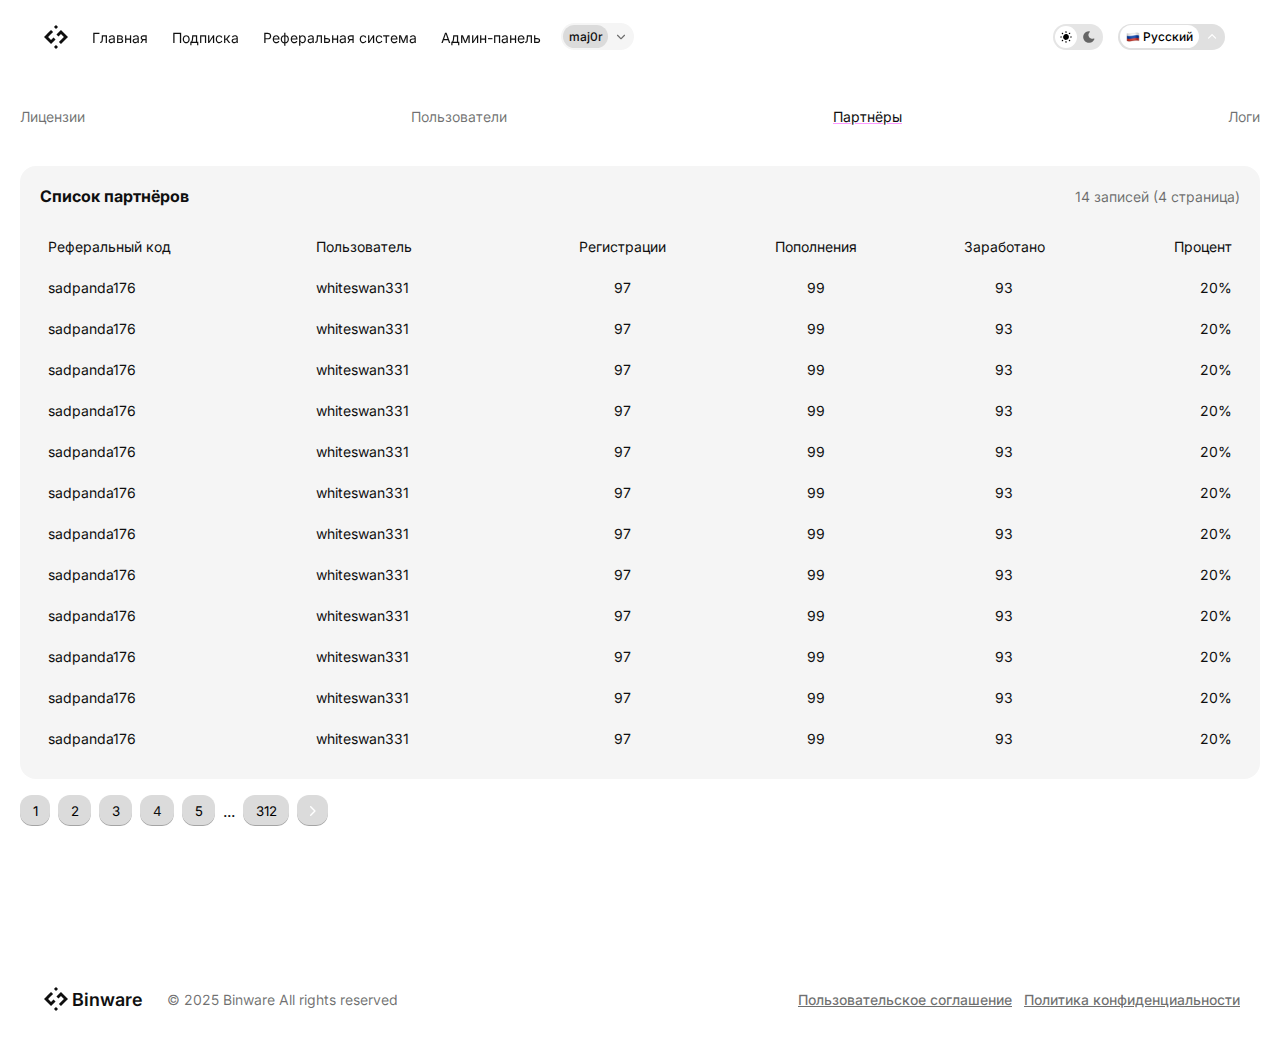
<file: admin/partnership.html>
<!DOCTYPE html>
<html lang="en">
<head>
    <meta charset="UTF-8">
    <link rel="stylesheet" href="../css/fonts.css">
    <link rel="stylesheet" href="../css/main.css">
    <link rel="stylesheet" href="../css/footer.css">
    <link rel="stylesheet" href="../css/mode.css">
    <link rel="shortcut icon" href="../favicon.ico" type="image/x-icon">
    <link rel="shortcut icon" href="../favicon.svg" type="image/x-icon">
    <meta name="viewport" content="width=device-width, initial-scale=1.0">
    <title>Binware - Партнеры</title>
</head>
<body class="index">
    
    <div class="header">
        <div class="header_container">
            <div  class="header_inner logo">
                <a href="../index.html">
                    <!---->
                </a>
            </div>
            <div class="header_inner">
                <ul class="header_menu">
                    <li>
                        <a class="menu_link deactive" href="../personal-area/">
                            Главная
                        </a>
                    </li>
                    <li>
                        <a class="menu_link deactive" href="../personal-area/payment.html">
                            Подписка
                        </a>
                    </li>
                    <li>
                        <a class="menu_link deactive" href="../personal-area/invite.html">
                            Реферальная система
                        </a>
                    </li>
                    <li>
                        <a class="menu_link" href="../admin/license.html">
                            Админ-панель
                        </a>
                    </li>
                </ul>
            </div>
            <div class="header_inner none">
               <div class="header_burger" data-burger>
                    <div class="header_name">
                        <span>maj0r</span>
                    </div>

                    <div class="header_svg" data-burger-icon>
                        <svg width="14" height="14" viewBox="0 0 14 14" fill="none" xmlns="http://www.w3.org/2000/svg"> 
                            <path d="M10.0878 4.83761C10.3157 4.6098 10.6849 4.6098 10.9127 4.83761C11.1405 5.06542 11.1405 5.43469 10.9127 5.66248L7.41272 9.16248C7.18493 9.39027 6.81566 9.39024 6.58785 9.16248L3.08785 5.66248C2.86004 5.43467 2.86004 5.06542 3.08785 4.83761C3.31565 4.6098 3.68491 4.6098 3.91272 4.83761L7.00028 7.92518L10.0878 4.83761Z"  /> 
                        </svg>
                    </div>

                    <div class="burger_window" data-burger-window>
                        <div class="menu_item active" onclick="location.href='index.html';">Главная</div>
                        <div class="menu_item" onclick="location.href='payment.html';">Подписка</div>
                        <div class="menu_item" onclick="location.href='invite.html';">Реферальная система</div>
                        <div class="menu_item" onclick="location.href='../admin/license.html';">Админ-панель</div>
                        <div class="menu_item" onclick="location.href='../index.html';">Выйти из аккаунта</div>
                    </div>
                </div>
            </div>
            <div class="header_inner">
                <div class="switch_container" id="themeSwitch">
                    <div class="switch_light">
                        <svg width="14" height="14" viewBox="0 0 14 14" fill="none" xmlns="http://www.w3.org/2000/svg">
                            <path d="M7.00011 11.0833C7.14294 11.0834 7.28074 11.136 7.38748 11.2309C7.49421 11.3258 7.56272 11.4565 7.57945 11.5983L7.58344 11.6667V12.25C7.58328 12.3987 7.526 12.5418 7.42394 12.6499C7.32191 12.7579 7.18259 12.8229 7.03429 12.8316C6.88592 12.8403 6.73984 12.792 6.62584 12.6966C6.51185 12.6012 6.43835 12.466 6.42076 12.3184L6.41677 12.25V11.6667C6.41677 11.512 6.47828 11.3636 6.58767 11.2542C6.69706 11.1449 6.84543 11.0833 7.00011 11.0833Z"  /><path d="M3.67499 9.74178C3.82966 9.74179 3.97805 9.80333 4.08743 9.91268C4.18782 10.0131 4.24828 10.1469 4.25719 10.2887C4.26604 10.4303 4.22287 10.5707 4.13585 10.6829L4.08743 10.7375L3.67898 11.146C3.57409 11.2505 3.43331 11.3112 3.28535 11.3158C3.13721 11.3203 2.99262 11.2679 2.88146 11.1699C2.77035 11.0719 2.70068 10.9352 2.68663 10.7877C2.67264 10.6402 2.71512 10.493 2.80569 10.3758L2.85411 10.3211L3.26256 9.91268C3.37195 9.80332 3.52031 9.74178 3.67499 9.74178Z"   /><path d="M10.2164 9.75147C10.3562 9.72508 10.5009 9.75049 10.6232 9.82324L10.6824 9.86426L10.7377 9.91268L11.1455 10.3211C11.2501 10.4261 11.3113 10.5667 11.3159 10.7148C11.3204 10.8629 11.268 11.0075 11.17 11.1187C11.072 11.2298 10.9353 11.2994 10.7878 11.3135C10.6404 11.3275 10.4931 11.2849 10.3759 11.1944L10.3207 11.146L9.91279 10.7375C9.81212 10.6371 9.75138 10.503 9.74246 10.361C9.73358 10.2191 9.77711 10.0791 9.86437 9.9668C9.95164 9.85451 10.0767 9.77786 10.2164 9.75147Z"   /><path d="M7.00011 4.08333C7.57147 4.08333 8.1303 4.25105 8.60712 4.56584C9.08401 4.88072 9.45821 5.32887 9.68264 5.85441C9.90708 6.37997 9.97182 6.96014 9.86949 7.52238C9.76714 8.08457 9.5019 8.60442 9.10672 9.01717C8.71152 9.42989 8.20388 9.71766 7.64667 9.84432C7.08947 9.97097 6.50721 9.93115 5.97244 9.72982C5.43762 9.52843 4.97361 9.17403 4.63829 8.71126C4.30301 8.24852 4.11109 7.69737 4.08629 7.12647L4.08344 7L4.08629 6.87354C4.11891 6.12264 4.44008 5.41321 4.98294 4.89339C5.5258 4.37357 6.2485 4.08338 7.00011 4.08333Z"  /><path d="M2.33344 6.41667C2.48207 6.41687 2.62527 6.47357 2.73334 6.5756C2.84145 6.67767 2.90635 6.81741 2.91507 6.96582C2.92377 7.11419 2.87542 7.26027 2.78006 7.37427C2.68468 7.48822 2.54935 7.56174 2.4018 7.57935L2.33344 7.58333H1.75011C1.60149 7.58317 1.4583 7.52639 1.35021 7.4244C1.24209 7.32233 1.1772 7.1826 1.16848 7.03418C1.15977 6.88576 1.20807 6.73975 1.30349 6.62573C1.39892 6.51173 1.53412 6.43821 1.68175 6.42066L1.75011 6.41667H2.33344Z"  /><path d="M12.2501 6.41667C12.3987 6.41687 12.5419 6.47357 12.65 6.5756C12.7581 6.67767 12.823 6.81741 12.8317 6.96582C12.8404 7.11419 12.7921 7.26027 12.6967 7.37427C12.6013 7.48822 12.466 7.56174 12.3185 7.57935L12.2501 7.58333H11.6668C11.5182 7.58317 11.375 7.52639 11.2669 7.4244C11.1588 7.32233 11.0939 7.1826 11.0852 7.03418C11.0764 6.88576 11.1247 6.73975 11.2202 6.62573C11.3156 6.51173 11.4508 6.43821 11.5984 6.42066L11.6668 6.41667H12.2501Z"  /><path d="M3.15831 2.69393C3.29767 2.66746 3.4418 2.69295 3.56391 2.76514L3.62429 2.80558L3.67898 2.85401L4.08743 3.26245C4.19205 3.36743 4.25266 3.50852 4.25719 3.65666C4.26168 3.80468 4.20981 3.94887 4.11192 4.05998C4.01394 4.1711 3.87715 4.24071 3.72968 4.2548C3.58214 4.26886 3.43449 4.2264 3.31725 4.13574L3.26256 4.08732L2.85411 3.67887C2.75399 3.57843 2.69376 3.44501 2.68492 3.30347C2.67614 3.16179 2.71922 3.02139 2.80626 2.90926C2.89335 2.79712 3.01883 2.72049 3.15831 2.69393Z"  /><path d="M10.7331 2.68368C10.8877 2.68368 11.0362 2.74477 11.1455 2.85401C11.2459 2.95442 11.3064 3.08826 11.3153 3.22998C11.3242 3.37175 11.281 3.51195 11.194 3.62419L11.1455 3.67887L10.7371 4.08732C10.6321 4.19187 10.4915 4.25254 10.3435 4.25708C10.1953 4.2616 10.0507 4.20984 9.93956 4.11182C9.82846 4.01381 9.75879 3.87707 9.74474 3.72957C9.73068 3.58204 9.77371 3.43439 9.86437 3.31714L9.91279 3.26245L10.3207 2.85401C10.43 2.7447 10.5785 2.68372 10.7331 2.68368Z" /><path d="M7.00011 1.16667C7.14294 1.16672 7.28074 1.2193 7.38748 1.31421C7.49421 1.40913 7.56272 1.53979 7.57945 1.68164L7.58344 1.75V2.33333C7.58328 2.48201 7.526 2.62512 7.42394 2.73324C7.32191 2.84122 7.18259 2.90622 7.03429 2.91496C6.88592 2.92367 6.73984 2.87531 6.62584 2.77995C6.51185 2.68455 6.43835 2.54929 6.42076 2.40169L6.41677 2.33333V1.75C6.41677 1.59529 6.47828 1.44696 6.58767 1.33757C6.69706 1.22821 6.84543 1.16667 7.00011 1.16667Z"/>
                        </svg>
                    </div>
                    <div class="switch_dark">
                        <svg width="14" height="14" viewBox="0 0 14 14" fill="none" xmlns="http://www.w3.org/2000/svg">
                            <path d="M7.03476 1.16325L7.07407 1.16667H7.22959C7.73751 1.16685 7.99301 1.76366 7.67164 2.1311L7.62664 2.17782C6.97706 2.78122 6.55931 3.59304 6.4463 4.47241C6.3333 5.35186 6.53197 6.24338 7.00799 6.99146C7.484 7.73948 8.20744 8.29699 9.05193 8.56714C9.89641 8.83725 10.809 8.8026 11.6308 8.46973C12.1102 8.27517 12.5868 8.75596 12.3879 9.23421C11.9826 10.2093 11.3198 11.0561 10.471 11.6843C9.62217 12.3124 8.61888 12.6983 7.56796 12.8009C6.51707 12.9035 5.45798 12.7191 4.50375 12.2671C3.54945 11.8149 2.73558 11.1117 2.14934 10.2334C1.56319 9.35513 1.22613 8.33435 1.17465 7.2797C1.12319 6.22495 1.35916 5.17578 1.85711 4.24455C2.35506 3.31336 3.09673 2.53499 4.00245 1.99211C4.90799 1.44936 5.94371 1.16242 6.99944 1.16211L7.03476 1.16325Z"/>
                        </svg>
                    </div>
                    <div class="switch_circle"></div>
                </div>
                <div class="header_lang_item">
                    <div class="header_lang_main">
                        <img src="../images/flags/russia.svg" alt="russia">
                        <span>Русский</span>
                    </div>
                    <div class="header_lang_button">
                        <svg width="9" height="5" viewBox="0 0 9 5" fill="none">
                            <path d="M3.67 0.17C3.9 -0.06 4.26 -0.06 4.49 0.17L7.99 3.67C8.22 3.9 8.22 4.27 7.99 4.49C7.76 4.72 7.39 4.72 7.17 4.49L4.08 1.41L0.99 4.49C0.76 4.72 0.39 4.72 0.17 4.49C-0.06 4.27 -0.06 3.9 0.17 3.67L3.67 0.17Z" fill="white"/>
                        </svg>
                    </div>
                    <!-- выпадающий список -->
                    <div class="lang_dropdown">
                        <div class="lang_option active">
                            <img src="../images/flags/russia.svg" width="17" alt="">
                            Русский
                        </div>
                        <div onclick="location.href='en.html'"  class="lang_option">
                            <img src="../images/flags/usa.svg" width="17" alt="">
                            Английский
                        </div>
                    </div>
                </div>
                <!--wrf-->
                <div class="header_burger_re" data-burger>
                    <div class="header_burger_mobile">

                        <div class="header_name color">
                            <span>maj0r</span>
                        </div>

                        <div class="header_svg" data-burger-icon>
                            <svg width="14" height="14" viewBox="0 0 14 14" fill="none" xmlns="http://www.w3.org/2000/svg"> 
                                <path d="M10.0878 4.83761C10.3157 4.6098 10.6849 4.6098 10.9127 4.83761C11.1405 5.06542 11.1405 5.43469 10.9127 5.66248L7.41272 9.16248C7.18493 9.39027 6.81566 9.39024 6.58785 9.16248L3.08785 5.66248C2.86004 5.43467 2.86004 5.06542 3.08785 4.83761C3.31565 4.6098 3.68491 4.6098 3.91272 4.83761L7.00028 7.92518L10.0878 4.83761Z"  /> 
                            </svg>
                        </div>

                        <div class="burger_window" data-burger-window>
                            <div class="menu_item">Главная</div>
                            <div class="menu_item">Подписка</div>
                            <div class="menu_item">Реферальная система</div>
                            <div class="menu_item">Админ-панель</div>
                            <div class="menu_item">Выйти из аккаунта</div>
                        </div>

                    </div>
                </div>
                <!---->
            </div>
        </div>
    </div>

    <aside class="aside_section">
        <div class="aside_menu_mobile">
            <a class="aside_menu_link" href="license.html">Лицензии</a>
            <a class="aside_menu_link" href="users.html">Пользователи</a>
            <a class="aside_menu_link active" href="partnership.html">Партнёры</a>
            <a class="aside_menu_link" href="logs.html">Логи</a>
        </div>
        <div class="aside_menu">
            <a class="aside_menu_link" href="license.html">Лицензии</a>
            <a class="aside_menu_link" href="users.html">Пользователи</a>
            <a class="aside_menu_link active" href="partnership.html">Партнёры</a>
            <a class="aside_menu_link" href="logs.html">Логи</a>
        </div>
        <div class="aside_container">
            <div class="aside_table_inner">
                <div class="aside_table_text">
                    <h1>Список партнёров</h1>
                    <p>14 записей (4 страница)</p>
                </div> 
                <div class="table-container">
                    <div class="table-row table-header">
                        <div class="table-cell">Реферальный код</div>
                        <div class="table-cell">Пользователь</div>
                        <div class="table-cell">Регистрации</div>
                        <div class="table-cell">Пополнения</div>
                        <div class="table-cell">Заработано</div>
                        <div class="table-cell">Процент</div>
                    </div>
                    <div class="table-row">
                        <div class="table-cell">sadpanda176</div>
                        <div class="table-cell">whiteswan331</div>
                        <div class="table-cell status">97</div>
                        <div class="table-cell">99</div>
                        <div class="table-cell">93</div>
                        <div class="table-cell">20%</div>
                    </div>
                    <div class="table-row">
                        <div class="table-cell">sadpanda176</div>
                        <div class="table-cell">whiteswan331</div>
                        <div class="table-cell status">97</div>
                        <div class="table-cell">99</div>
                        <div class="table-cell">93</div>
                        <div class="table-cell">20%</div>
                    </div>
                    <div class="table-row">
                        <div class="table-cell">sadpanda176</div>
                        <div class="table-cell">whiteswan331</div>
                        <div class="table-cell status">97</div>
                        <div class="table-cell">99</div>
                        <div class="table-cell">93</div>
                        <div class="table-cell">20%</div>
                    </div>
                    <div class="table-row">
                        <div class="table-cell">sadpanda176</div>
                        <div class="table-cell">whiteswan331</div>
                        <div class="table-cell status">97</div>
                        <div class="table-cell">99</div>
                        <div class="table-cell">93</div>
                        <div class="table-cell">20%</div>
                    </div>
                    <div class="table-row">
                        <div class="table-cell">sadpanda176</div>
                        <div class="table-cell">whiteswan331</div>
                        <div class="table-cell status">97</div>
                        <div class="table-cell">99</div>
                        <div class="table-cell">93</div>
                        <div class="table-cell">20%</div>
                    </div>
                    <div class="table-row">
                        <div class="table-cell">sadpanda176</div>
                        <div class="table-cell">whiteswan331</div>
                        <div class="table-cell status">97</div>
                        <div class="table-cell">99</div>
                        <div class="table-cell">93</div>
                        <div class="table-cell">20%</div>
                    </div>
                    <div class="table-row">
                        <div class="table-cell">sadpanda176</div>
                        <div class="table-cell">whiteswan331</div>
                        <div class="table-cell status">97</div>
                        <div class="table-cell">99</div>
                        <div class="table-cell">93</div>
                        <div class="table-cell">20%</div>
                    </div>
                    <div class="table-row">
                        <div class="table-cell">sadpanda176</div>
                        <div class="table-cell">whiteswan331</div>
                        <div class="table-cell status">97</div>
                        <div class="table-cell">99</div>
                        <div class="table-cell">93</div>
                        <div class="table-cell">20%</div>
                    </div>
                    <div class="table-row">
                        <div class="table-cell">sadpanda176</div>
                        <div class="table-cell">whiteswan331</div>
                        <div class="table-cell status">97</div>
                        <div class="table-cell">99</div>
                        <div class="table-cell">93</div>
                        <div class="table-cell">20%</div>
                    </div>
                    <div class="table-row">
                        <div class="table-cell">sadpanda176</div>
                        <div class="table-cell">whiteswan331</div>
                        <div class="table-cell status">97</div>
                        <div class="table-cell">99</div>
                        <div class="table-cell">93</div>
                        <div class="table-cell">20%</div>
                    </div>
                    <div class="table-row">
                        <div class="table-cell">sadpanda176</div>
                        <div class="table-cell">whiteswan331</div>
                        <div class="table-cell status">97</div>
                        <div class="table-cell">99</div>
                        <div class="table-cell">93</div>
                        <div class="table-cell">20%</div>
                    </div>
                    <div class="table-row">
                        <div class="table-cell">sadpanda176</div>
                        <div class="table-cell">whiteswan331</div>
                        <div class="table-cell status">97</div>
                        <div class="table-cell">99</div>
                        <div class="table-cell">93</div>
                        <div class="table-cell">20%</div>
                    </div>
                </div>
            </div>
            <div class="aside_inner_inside_mobile">
                <div class="aside_info">
                    <h1>
                        Список лицензий
                    </h1>
                    <span>
                        10 записей (1 страница)
                    </span>
                </div>
                <div class="aside_mobile_inner">
                    <div class="flex_mobile">
                        <div class="aside_mobile_left">
                            <svg class="chevron" width="20" height="20" viewBox="0 0 20 20" fill="none" xmlns="http://www.w3.org/2000/svg">
                                <path d="M14.4101 6.91089C14.7355 6.58545 15.263 6.58545 15.5885 6.91089C15.9139 7.23633 15.9139 7.76386 15.5885 8.08927L10.5885 13.0893C10.2631 13.4147 9.73554 13.4146 9.41009 13.0893L4.41009 8.08927C4.08466 7.76384 4.08466 7.23632 4.41009 6.91089C4.73553 6.58545 5.26304 6.58545 5.58848 6.91089L9.99929 11.3217L14.4101 6.91089Z"  />
                            </svg>
                        </div>
                        <div class="aside_mobile_right">
                            <div class="aside_mobile_right_flex header-clickable">
                                <p>ID</p>
                                <span></span>
                                <h1>13453</h1>
                            </div>
                            <div class="content-hidden">
                                <div class="aside_mobile_right_flex top">
                                    <p>Ключ</p>
                                    <span></span>
                                    <h1>x7qepf-CHCsLa-kNURM3</h1>
                                </div>
                                <div class="aside_mobile_right_flex">
                                    <p>Статус</p>
                                    <span></span>
                                    <h1 class="aside_mobile_right_flexcolor">Активирован</h1>
                                </div>
                                <div class="aside_mobile_right_flex">
                                    <p>Пользователь</p>
                                    <span></span>
                                    <h1>corentos</h1>
                                </div>
                                <div class="aside_mobile_right_flex">
                                    <p>Создатель ключа</p>
                                    <span></span>
                                    <h1>-</h1>
                                </div>
                                <div class="mobile_aside_button">
                                    <button>
                                        <svg width="12" height="14" viewBox="0 0 12 14" fill="none" xmlns="http://www.w3.org/2000/svg">
                                        <path d="M4.66667 5.33333C5.03486 5.33333 5.33333 5.63181 5.33333 6V10C5.33333 10.3682 5.03486 10.6667 4.66667 10.6667C4.29848 10.6667 4 10.3682 4 10V6C4 5.63181 4.29848 5.33333 4.66667 5.33333Z" fill="#FD4444"/><path d="M7.33333 5.33333C7.70152 5.33333 8 5.63181 8 6V10C8 10.3682 7.70152 10.6667 7.33333 10.6667C6.96514 10.6667 6.66667 10.3682 6.66667 10V6C6.66667 5.63181 6.96514 5.33333 7.33333 5.33333Z" fill="#FD4444"/><path fill-rule="evenodd" clip-rule="evenodd" d="M7.33333 0C7.68696 0 8.02599 0.140577 8.27604 0.390625C8.52609 0.640673 8.66667 0.979711 8.66667 1.33333V2.66667H11.3333C11.7015 2.66667 12 2.96514 12 3.33333C12 3.70152 11.7015 4 11.3333 4H11.2799L10.6641 11.3887C10.6499 11.899 10.4427 12.3854 10.0807 12.7474C9.70566 13.1225 9.1971 13.3333 8.66667 13.3333H3.33333C2.8029 13.3333 2.29434 13.1225 1.91927 12.7474C1.55727 12.3854 1.35006 11.899 1.33594 11.3887L0.720052 4H0.666667C0.298477 4 0 3.70152 0 3.33333C0 2.96514 0.298477 2.66667 0.666667 2.66667H3.33333V1.33333C3.33333 0.979711 3.47391 0.640673 3.72396 0.390625C3.97401 0.140577 4.31304 0 4.66667 0H7.33333ZM2.66406 11.278C2.6656 11.2964 2.66667 11.3149 2.66667 11.3333C2.66667 11.5101 2.73695 11.6797 2.86198 11.8047C2.987 11.9297 3.15652 12 3.33333 12H8.66667C8.84348 12 9.013 11.9297 9.13802 11.8047C9.26305 11.6797 9.33333 11.5101 9.33333 11.3333L9.33594 11.278L9.94271 4H2.05729L2.66406 11.278ZM4.66667 2.66667H7.33333V1.33333H4.66667V2.66667Z" fill="#FD4444"/>
                                    </svg>
                                    Удалить
                                </button>
                                </div>
                            </div>
                        </div>
                    </div>
                </div>
            </div>
            <div class="aside_list">
                <button class="aside_button">1</button>
                <button class="aside_button">2</button>
                <button class="aside_button">3</button>
                <button class="aside_button active">4</button>
                <button class="aside_button">5</button>
                <div class="aside_to">
                    ...
                </div>
                <button class="aside_button">312</button>
                <button class="aside_button">
                    <svg width="6" height="10" viewBox="0 0 6 10" fill="none" xmlns="http://www.w3.org/2000/svg">
                        <path d="M0.207031 0.207458C0.483653 -0.0691628 0.932363 -0.0691628 1.20898 0.207458L5.45898 4.45746C5.73545 4.73408 5.73553 5.18186 5.45898 5.45844L1.20898 9.70844C0.932359 9.985 0.483635 9.98504 0.207031 9.70844C-0.0690816 9.43196 -0.0689641 8.98401 0.207031 8.70746L3.95703 4.95746L0.207031 1.20844C-0.0690812 0.931958 -0.0689635 0.484009 0.207031 0.207458Z" fill="white"/>
                    </svg>
                </button>
            </div>
        </div>
    </aside>
    
    
    <script>
        document.querySelectorAll('[data-burger]').forEach(burger => {
        const trigger = burger; // кликаем по всему бургеру
        const icon = burger.querySelector('[data-burger-icon]');
        const windowEl = burger.querySelector('[data-burger-window]');

        trigger.addEventListener('click', e => {
            e.stopPropagation();
            windowEl.classList.toggle('active');
            icon.classList.toggle('active');
        });

        // Клик вне — закрываем
        document.addEventListener('click', e => {
            if (!burger.contains(e.target)) {
                windowEl.classList.remove('active');
                icon.classList.remove('active');
            }
        });
    });

        
        const open = document.getElementById("open_setting_change");
        const change_modal_container = document.getElementById("change_modal_container");
        const setting_modal_close = document.getElementById("setting_modal_close");

        
        const openpass = document.getElementById("open_setting_change_pass");
        const change_modal_container_pass = document.getElementById("change_modal_container_pass");
        const setting_modal_close1 = document.getElementById("setting_modal_close1");

        
        function openModal(modal) {
            modal.classList.add("setting_change_modal_show");
        }

        
        function closeModal(modal) {
            modal.classList.remove("setting_change_modal_show");
        }

        
        if (open && change_modal_container) {
            open.addEventListener("click", () => {
                openModal(change_modal_container);
            });
        }

        if (setting_modal_close) {
            setting_modal_close.addEventListener("click", () => {
                closeModal(change_modal_container);
            });
        }

        
        if (openpass && change_modal_container_pass) {
            openpass.addEventListener("click", () => {
                openModal(change_modal_container_pass);
            });
        }

        if (setting_modal_close1) {
            setting_modal_close1.addEventListener("click", () => {
                closeModal(change_modal_container_pass);
            });
        }

        
        document.addEventListener('click', (e) => {
            if (e.target.classList.contains('setting_change_modal_container')) {
                closeModal(e.target);
            }
        });


        document.addEventListener('keydown', (e) => {
            if (e.key === 'Escape') {
                const openModals = document.querySelectorAll('.setting_change_modal_container.setting_change_modal_show');
                openModals.forEach(modal => {
                    closeModal(modal);
                });
            }
        });

        document.addEventListener('click', (e) => {
            if (e.target.classList.contains('change_setting_buttons-cancel')) {
                const modal = e.target.closest('.setting_change_modal_container');
                if (modal) {
                    closeModal(modal);
                }
            }
        });

        const openFroze = document.getElementById("open_setting_froze");
        const change_modal_container_froze = document.getElementById("change_modal_container_froze");
        const setting_modal_close3 = document.getElementById("setting_modal_close3");


        if (openFroze && change_modal_container_froze) {
            openFroze.addEventListener("click", () => {
                openModal(change_modal_container_froze);
            });
        }


        if (setting_modal_close3) {
            setting_modal_close3.addEventListener("click", () => {
                closeModal(change_modal_container_froze);
            });
        }
    </script>

    <footer class="footer_header">
        <div class="footer_container">
            <div class="footer_inner">
                <div class="footer_logo">
                    <div style="margin-top: 12px;" class="logo"></div>
                    <p>Binware</p>
                </div>
                <p class="footer_copy">
                    © 2025 Binware All rights reserved
                </p>
            </div>
            <div class="footer_inner">
                <a href="#">
                    Пользовательское соглашение
                </a>
                <a href="#">
                    Политика конфиденциальности
                </a>
            </div>
        </div>
    </footer>


    <script>
        const switcher = document.getElementById("themeSwitch");
        const body = document.body;
        const savedTheme = localStorage.getItem("theme");
        if (savedTheme) {
            body.classList.add(savedTheme);
        } else {
            body.classList.add("light");
        }
        switcher.addEventListener("click", () => {
            body.classList.toggle("light");
            body.classList.toggle("dark");

            const currentTheme = body.classList.contains("light") ? "light" : "dark";
            localStorage.setItem("theme", currentTheme);
        });

        window.addEventListener("storage", (event) => {
            if (event.key === "theme") {
                body.classList.remove("light", "dark");
                body.classList.add(event.newValue);
            }
        });
    </script>
 
 

    <script src="../js/main.js"></script>
    
</body>
</html>
</file>
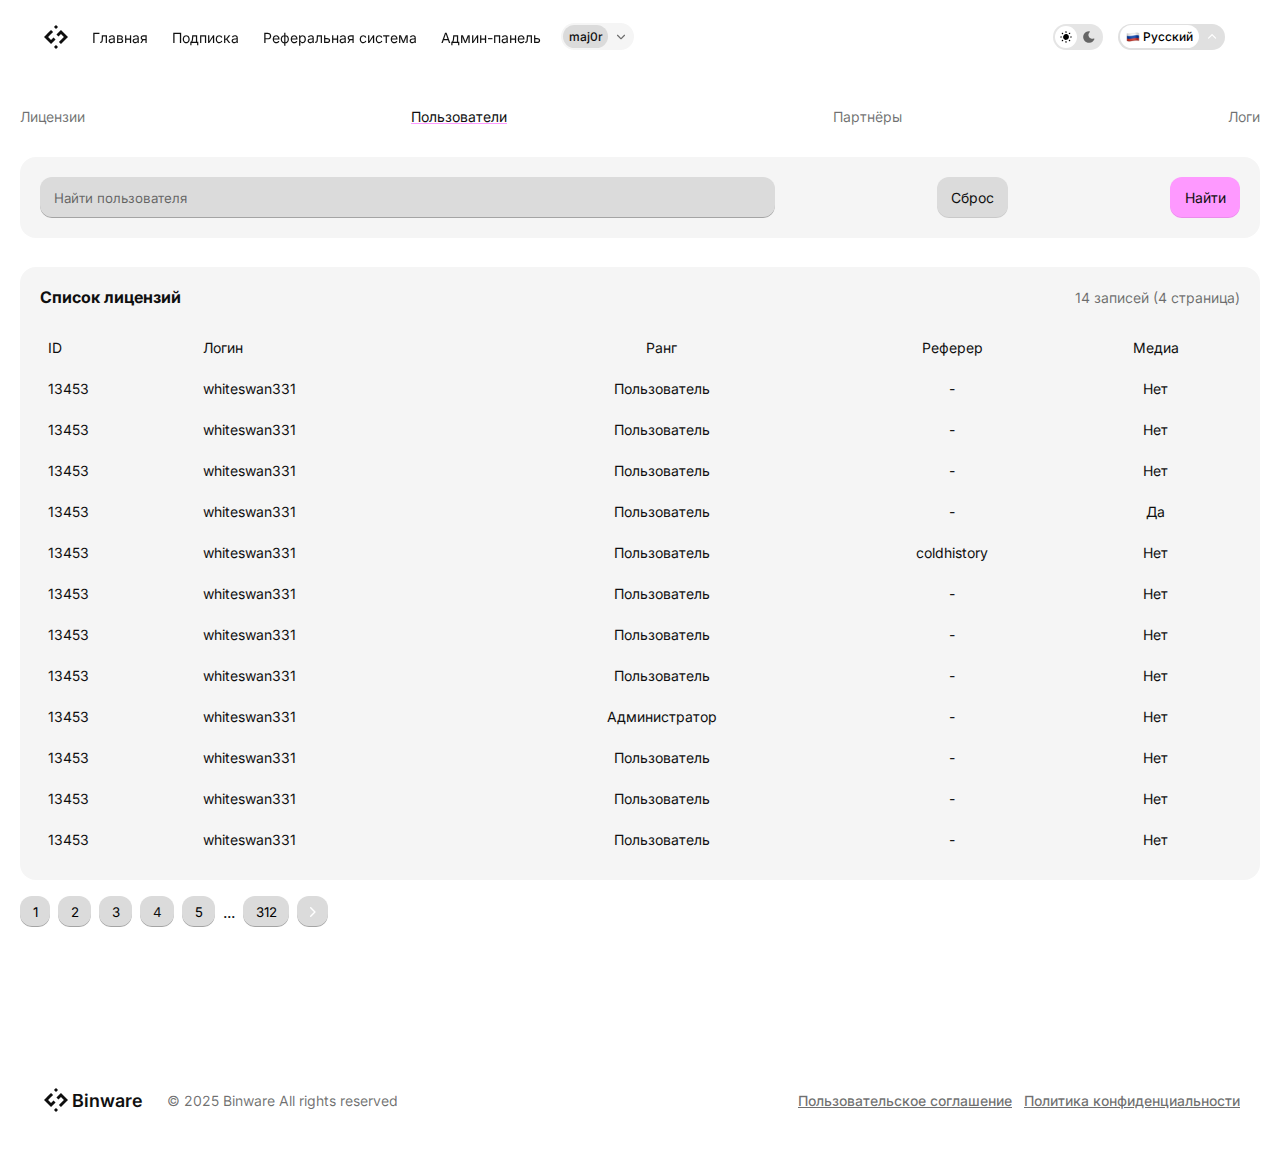
<file: admin/users.html>
<!DOCTYPE html>
<html lang="en">
<head>
    <meta charset="UTF-8">
    <link rel="stylesheet" href="../css/fonts.css">
    <link rel="stylesheet" href="../css/main.css">
    <link rel="stylesheet" href="../css/footer.css">
    <link rel="stylesheet" href="../css/mode.css">
    <link rel="shortcut icon" href="../favicon.ico" type="image/x-icon">
    <link rel="shortcut icon" href="../favicon.svg" type="image/x-icon">
    <meta name="viewport" content="width=device-width, initial-scale=1.0">
    <title>Binware - Пользователи</title>
</head>
<body class="index">
    
    <div class="header">
        <div class="header_container">
            <div  class="header_inner logo">
                <a href="../index.html">
                    <!---->
                </a>
            </div>
            <div class="header_inner">
                <ul class="header_menu">
                    <li>
                        <a class="menu_link deactive" href="../personal-area/">
                            Главная
                        </a>
                    </li>
                    <li>
                        <a class="menu_link deactive" href="../personal-area/payment.html">
                            Подписка
                        </a>
                    </li>
                    <li>
                        <a class="menu_link deactive" href="../personal-area/invite.html">
                            Реферальная система
                        </a>
                    </li>
                    <li>
                        <a class="menu_link" href="../admin/license.html">
                            Админ-панель
                        </a>
                    </li>
                </ul>
            </div>
            <div class="header_inner none">
               <div class="header_burger" data-burger>
                    <div class="header_name">
                        <span>maj0r</span>
                    </div>

                    <div class="header_svg" data-burger-icon>
                        <svg width="14" height="14" viewBox="0 0 14 14" fill="none" xmlns="http://www.w3.org/2000/svg"> 
                            <path d="M10.0878 4.83761C10.3157 4.6098 10.6849 4.6098 10.9127 4.83761C11.1405 5.06542 11.1405 5.43469 10.9127 5.66248L7.41272 9.16248C7.18493 9.39027 6.81566 9.39024 6.58785 9.16248L3.08785 5.66248C2.86004 5.43467 2.86004 5.06542 3.08785 4.83761C3.31565 4.6098 3.68491 4.6098 3.91272 4.83761L7.00028 7.92518L10.0878 4.83761Z"  /> 
                        </svg>
                    </div>

                    <div class="burger_window" data-burger-window>
                        <div class="menu_item active" onclick="location.href='index.html';">Главная</div>
                        <div class="menu_item" onclick="location.href='payment.html';">Подписка</div>
                        <div class="menu_item" onclick="location.href='invite.html';">Реферальная система</div>
                        <div class="menu_item" onclick="location.href='../admin/license.html';">Админ-панель</div>
                        <div class="menu_item" onclick="location.href='../index.html';">Выйти из аккаунта</div>
                    </div>
                </div>
            </div>
            <div class="header_inner">
                <div class="switch_container" id="themeSwitch">
                    <div class="switch_light">
                        <svg width="14" height="14" viewBox="0 0 14 14" fill="none" xmlns="http://www.w3.org/2000/svg">
                            <path d="M7.00011 11.0833C7.14294 11.0834 7.28074 11.136 7.38748 11.2309C7.49421 11.3258 7.56272 11.4565 7.57945 11.5983L7.58344 11.6667V12.25C7.58328 12.3987 7.526 12.5418 7.42394 12.6499C7.32191 12.7579 7.18259 12.8229 7.03429 12.8316C6.88592 12.8403 6.73984 12.792 6.62584 12.6966C6.51185 12.6012 6.43835 12.466 6.42076 12.3184L6.41677 12.25V11.6667C6.41677 11.512 6.47828 11.3636 6.58767 11.2542C6.69706 11.1449 6.84543 11.0833 7.00011 11.0833Z"  /><path d="M3.67499 9.74178C3.82966 9.74179 3.97805 9.80333 4.08743 9.91268C4.18782 10.0131 4.24828 10.1469 4.25719 10.2887C4.26604 10.4303 4.22287 10.5707 4.13585 10.6829L4.08743 10.7375L3.67898 11.146C3.57409 11.2505 3.43331 11.3112 3.28535 11.3158C3.13721 11.3203 2.99262 11.2679 2.88146 11.1699C2.77035 11.0719 2.70068 10.9352 2.68663 10.7877C2.67264 10.6402 2.71512 10.493 2.80569 10.3758L2.85411 10.3211L3.26256 9.91268C3.37195 9.80332 3.52031 9.74178 3.67499 9.74178Z"   /><path d="M10.2164 9.75147C10.3562 9.72508 10.5009 9.75049 10.6232 9.82324L10.6824 9.86426L10.7377 9.91268L11.1455 10.3211C11.2501 10.4261 11.3113 10.5667 11.3159 10.7148C11.3204 10.8629 11.268 11.0075 11.17 11.1187C11.072 11.2298 10.9353 11.2994 10.7878 11.3135C10.6404 11.3275 10.4931 11.2849 10.3759 11.1944L10.3207 11.146L9.91279 10.7375C9.81212 10.6371 9.75138 10.503 9.74246 10.361C9.73358 10.2191 9.77711 10.0791 9.86437 9.9668C9.95164 9.85451 10.0767 9.77786 10.2164 9.75147Z"   /><path d="M7.00011 4.08333C7.57147 4.08333 8.1303 4.25105 8.60712 4.56584C9.08401 4.88072 9.45821 5.32887 9.68264 5.85441C9.90708 6.37997 9.97182 6.96014 9.86949 7.52238C9.76714 8.08457 9.5019 8.60442 9.10672 9.01717C8.71152 9.42989 8.20388 9.71766 7.64667 9.84432C7.08947 9.97097 6.50721 9.93115 5.97244 9.72982C5.43762 9.52843 4.97361 9.17403 4.63829 8.71126C4.30301 8.24852 4.11109 7.69737 4.08629 7.12647L4.08344 7L4.08629 6.87354C4.11891 6.12264 4.44008 5.41321 4.98294 4.89339C5.5258 4.37357 6.2485 4.08338 7.00011 4.08333Z"  /><path d="M2.33344 6.41667C2.48207 6.41687 2.62527 6.47357 2.73334 6.5756C2.84145 6.67767 2.90635 6.81741 2.91507 6.96582C2.92377 7.11419 2.87542 7.26027 2.78006 7.37427C2.68468 7.48822 2.54935 7.56174 2.4018 7.57935L2.33344 7.58333H1.75011C1.60149 7.58317 1.4583 7.52639 1.35021 7.4244C1.24209 7.32233 1.1772 7.1826 1.16848 7.03418C1.15977 6.88576 1.20807 6.73975 1.30349 6.62573C1.39892 6.51173 1.53412 6.43821 1.68175 6.42066L1.75011 6.41667H2.33344Z"  /><path d="M12.2501 6.41667C12.3987 6.41687 12.5419 6.47357 12.65 6.5756C12.7581 6.67767 12.823 6.81741 12.8317 6.96582C12.8404 7.11419 12.7921 7.26027 12.6967 7.37427C12.6013 7.48822 12.466 7.56174 12.3185 7.57935L12.2501 7.58333H11.6668C11.5182 7.58317 11.375 7.52639 11.2669 7.4244C11.1588 7.32233 11.0939 7.1826 11.0852 7.03418C11.0764 6.88576 11.1247 6.73975 11.2202 6.62573C11.3156 6.51173 11.4508 6.43821 11.5984 6.42066L11.6668 6.41667H12.2501Z"  /><path d="M3.15831 2.69393C3.29767 2.66746 3.4418 2.69295 3.56391 2.76514L3.62429 2.80558L3.67898 2.85401L4.08743 3.26245C4.19205 3.36743 4.25266 3.50852 4.25719 3.65666C4.26168 3.80468 4.20981 3.94887 4.11192 4.05998C4.01394 4.1711 3.87715 4.24071 3.72968 4.2548C3.58214 4.26886 3.43449 4.2264 3.31725 4.13574L3.26256 4.08732L2.85411 3.67887C2.75399 3.57843 2.69376 3.44501 2.68492 3.30347C2.67614 3.16179 2.71922 3.02139 2.80626 2.90926C2.89335 2.79712 3.01883 2.72049 3.15831 2.69393Z"  /><path d="M10.7331 2.68368C10.8877 2.68368 11.0362 2.74477 11.1455 2.85401C11.2459 2.95442 11.3064 3.08826 11.3153 3.22998C11.3242 3.37175 11.281 3.51195 11.194 3.62419L11.1455 3.67887L10.7371 4.08732C10.6321 4.19187 10.4915 4.25254 10.3435 4.25708C10.1953 4.2616 10.0507 4.20984 9.93956 4.11182C9.82846 4.01381 9.75879 3.87707 9.74474 3.72957C9.73068 3.58204 9.77371 3.43439 9.86437 3.31714L9.91279 3.26245L10.3207 2.85401C10.43 2.7447 10.5785 2.68372 10.7331 2.68368Z" /><path d="M7.00011 1.16667C7.14294 1.16672 7.28074 1.2193 7.38748 1.31421C7.49421 1.40913 7.56272 1.53979 7.57945 1.68164L7.58344 1.75V2.33333C7.58328 2.48201 7.526 2.62512 7.42394 2.73324C7.32191 2.84122 7.18259 2.90622 7.03429 2.91496C6.88592 2.92367 6.73984 2.87531 6.62584 2.77995C6.51185 2.68455 6.43835 2.54929 6.42076 2.40169L6.41677 2.33333V1.75C6.41677 1.59529 6.47828 1.44696 6.58767 1.33757C6.69706 1.22821 6.84543 1.16667 7.00011 1.16667Z"/>
                        </svg>
                    </div>
                    <div class="switch_dark">
                        <svg width="14" height="14" viewBox="0 0 14 14" fill="none" xmlns="http://www.w3.org/2000/svg">
                            <path d="M7.03476 1.16325L7.07407 1.16667H7.22959C7.73751 1.16685 7.99301 1.76366 7.67164 2.1311L7.62664 2.17782C6.97706 2.78122 6.55931 3.59304 6.4463 4.47241C6.3333 5.35186 6.53197 6.24338 7.00799 6.99146C7.484 7.73948 8.20744 8.29699 9.05193 8.56714C9.89641 8.83725 10.809 8.8026 11.6308 8.46973C12.1102 8.27517 12.5868 8.75596 12.3879 9.23421C11.9826 10.2093 11.3198 11.0561 10.471 11.6843C9.62217 12.3124 8.61888 12.6983 7.56796 12.8009C6.51707 12.9035 5.45798 12.7191 4.50375 12.2671C3.54945 11.8149 2.73558 11.1117 2.14934 10.2334C1.56319 9.35513 1.22613 8.33435 1.17465 7.2797C1.12319 6.22495 1.35916 5.17578 1.85711 4.24455C2.35506 3.31336 3.09673 2.53499 4.00245 1.99211C4.90799 1.44936 5.94371 1.16242 6.99944 1.16211L7.03476 1.16325Z"/>
                        </svg>
                    </div>
                    <div class="switch_circle"></div>
                </div>
                <div class="header_lang_item">
                    <div class="header_lang_main">
                        <img src="../images/flags/russia.svg" alt="russia">
                        <span>Русский</span>
                    </div>
                    <div class="header_lang_button">
                        <svg width="9" height="5" viewBox="0 0 9 5" fill="none">
                            <path d="M3.67 0.17C3.9 -0.06 4.26 -0.06 4.49 0.17L7.99 3.67C8.22 3.9 8.22 4.27 7.99 4.49C7.76 4.72 7.39 4.72 7.17 4.49L4.08 1.41L0.99 4.49C0.76 4.72 0.39 4.72 0.17 4.49C-0.06 4.27 -0.06 3.9 0.17 3.67L3.67 0.17Z" fill="white"/>
                        </svg>
                    </div>
                    <!-- выпадающий список -->
                    <div class="lang_dropdown">
                        <div class="lang_option active">
                            <img src="../images/flags/russia.svg" width="17" alt="">
                            Русский
                        </div>
                        <div onclick="location.href='en.html'"  class="lang_option">
                            <img src="../images/flags/usa.svg" width="17" alt="">
                            Английский
                        </div>
                    </div>
                </div>
                <!--wrf-->
                <div class="header_burger_re" data-burger>
                    <div class="header_burger_mobile">

                        <div class="header_name color">
                            <span>maj0r</span>
                        </div>

                        <div class="header_svg" data-burger-icon>
                            <svg width="14" height="14" viewBox="0 0 14 14" fill="none" xmlns="http://www.w3.org/2000/svg"> 
                                <path d="M10.0878 4.83761C10.3157 4.6098 10.6849 4.6098 10.9127 4.83761C11.1405 5.06542 11.1405 5.43469 10.9127 5.66248L7.41272 9.16248C7.18493 9.39027 6.81566 9.39024 6.58785 9.16248L3.08785 5.66248C2.86004 5.43467 2.86004 5.06542 3.08785 4.83761C3.31565 4.6098 3.68491 4.6098 3.91272 4.83761L7.00028 7.92518L10.0878 4.83761Z"  /> 
                            </svg>
                        </div>

                        <div class="burger_window" data-burger-window>
                            <div class="menu_item">Главная</div>
                            <div class="menu_item">Подписка</div>
                            <div class="menu_item">Реферальная система</div>
                            <div class="menu_item">Админ-панель</div>
                            <div class="menu_item">Выйти из аккаунта</div>
                        </div>

                    </div>
                </div>
                <!---->
            </div>
        </div>
    </div>

    <aside class="aside_section">
        <div class="aside_menu_mobile">
            <a class="aside_menu_link" href="license.html">Лицензии</a>
            <a class="aside_menu_link active" href="users.html">Пользователи</a>
            <a class="aside_menu_link" href="partnership.html">Партнёры</a>
            <a class="aside_menu_link" href="logs.html">Логи</a>
        </div>
        <div class="aside_menu">
            <a class="aside_menu_link" href="license.html">Лицензии</a>
            <a class="aside_menu_link active" href="users.html">Пользователи</a>
            <a class="aside_menu_link" href="partnership.html">Партнёры</a>
            <a class="aside_menu_link" href="logs.html">Логи</a>
        </div>
        <div class="aside_container">
            <div class="aside_inner">
                <div class="aside_search_flex">
                    <input type="search" name="" id="" placeholder="Найти пользователя">
                    <button class="aside_reset_button">
                        Сброс
                    </button>
                    <button class="aside_search_button">
                        Найти
                    </button>
                </div>
            </div>
            <div class="aside_table_inner">
                <div class="aside_table_text">
                    <h1>Список лицензий</h1>
                    <p>14 записей (4 страница)</p>
                </div> 
                <div class="table-container">
                    <div class="table-row table-header">
                        <div class="table-cell">ID</div>
                        <div class="table-cell">Логин</div>
                        <div class="table-cell">Ранг</div>
                        <div class="table-cell">Реферер</div>
                        <div class="table-cell">Медиа</div>
                    </div>
                    <div class="table-row">
                        <div class="table-cell">13453</div>
                        <div class="table-cell">whiteswan331</div>
                        <div class="table-cell status">Пользователь</div>
                        <div class="table-cell">-</div>
                        <div class="table-cell">Нет</div>
                    </div>
                    <div class="table-row">
                        <div class="table-cell">13453</div>
                        <div class="table-cell">whiteswan331</div>
                        <div class="table-cell status">Пользователь</div>
                        <div class="table-cell">-</div>
                        <div class="table-cell">Нет</div>
                    </div>
                     <div class="table-row">
                        <div class="table-cell">13453</div>
                        <div class="table-cell">whiteswan331</div>
                        <div class="table-cell status">Пользователь</div>
                        <div class="table-cell">-</div>
                        <div class="table-cell">Нет</div>
                    </div>
                     <div class="table-row">
                        <div class="table-cell">13453</div>
                        <div class="table-cell">whiteswan331</div>
                        <div class="table-cell status">Пользователь</div>
                        <div class="table-cell">-</div>
                        <div class="table-cell ref">Да</div>
                    </div>
                     <div class="table-row">
                        <div class="table-cell">13453</div>
                        <div class="table-cell">whiteswan331</div>
                        <div class="table-cell status">Пользователь</div>
                        <div class="table-cell">coldhistory</div>
                        <div class="table-cell">Нет</div>
                    </div>
                     <div class="table-row">
                        <div class="table-cell">13453</div>
                        <div class="table-cell">whiteswan331</div>
                        <div class="table-cell status">Пользователь</div>
                        <div class="table-cell">-</div>
                        <div class="table-cell">Нет</div>
                    </div>
                     <div class="table-row">
                        <div class="table-cell">13453</div>
                        <div class="table-cell">whiteswan331</div>
                        <div class="table-cell status">Пользователь</div>
                        <div class="table-cell">-</div>
                        <div class="table-cell">Нет</div>
                    </div>
                     <div class="table-row">
                        <div class="table-cell">13453</div>
                        <div class="table-cell">whiteswan331</div>
                        <div class="table-cell status">Пользователь</div>
                        <div class="table-cell">-</div>
                        <div class="table-cell">Нет</div>
                    </div>
                     <div class="table-row">
                        <div class="table-cell">13453</div>
                        <div class="table-cell">whiteswan331</div>
                        <div class="table-cell status">Администратор</div>
                        <div class="table-cell">-</div>
                        <div class="table-cell">Нет</div>
                    </div>
                     <div class="table-row">
                        <div class="table-cell">13453</div>
                        <div class="table-cell">whiteswan331</div>
                        <div class="table-cell status">Пользователь</div>
                        <div class="table-cell">-</div>
                        <div class="table-cell">Нет</div>
                    </div>
                     <div class="table-row">
                        <div class="table-cell">13453</div>
                        <div class="table-cell">whiteswan331</div>
                        <div class="table-cell status">Пользователь</div>
                        <div class="table-cell">-</div>
                        <div class="table-cell">Нет</div>
                    </div>
                     <div class="table-row">
                        <div class="table-cell">13453</div>
                        <div class="table-cell">whiteswan331</div>
                        <div class="table-cell status">Пользователь</div>
                        <div class="table-cell">-</div>
                        <div class="table-cell">Нет</div>
                    </div>
                </div>
            </div>
            <div class="aside_inner_inside_mobile">
                <div class="aside_info">
                    <h1>
                        Список лицензий
                    </h1>
                    <span>
                        10 записей (1 страница)
                    </span>
                </div>
                <div class="aside_mobile_inner">
                    <div class="flex_mobile">
                        <div class="aside_mobile_left">
                            <svg class="chevron" width="20" height="20" viewBox="0 0 20 20" fill="none" xmlns="http://www.w3.org/2000/svg">
                                <path d="M14.4101 6.91089C14.7355 6.58545 15.263 6.58545 15.5885 6.91089C15.9139 7.23633 15.9139 7.76386 15.5885 8.08927L10.5885 13.0893C10.2631 13.4147 9.73554 13.4146 9.41009 13.0893L4.41009 8.08927C4.08466 7.76384 4.08466 7.23632 4.41009 6.91089C4.73553 6.58545 5.26304 6.58545 5.58848 6.91089L9.99929 11.3217L14.4101 6.91089Z"  />
                            </svg>
                        </div>
                        <div class="aside_mobile_right">
                            <div class="aside_mobile_right_flex header-clickable">
                                <p>ID</p>
                                <span></span>
                                <h1>13453</h1>
                            </div>
                            <div class="content-hidden">
                                <div class="aside_mobile_right_flex top">
                                    <p>Ключ</p>
                                    <span></span>
                                    <h1>x7qepf-CHCsLa-kNURM3</h1>
                                </div>
                                <div class="aside_mobile_right_flex">
                                    <p>Статус</p>
                                    <span></span>
                                    <h1 class="aside_mobile_right_flexcolor">Активирован</h1>
                                </div>
                                <div class="aside_mobile_right_flex">
                                    <p>Пользователь</p>
                                    <span></span>
                                    <h1>corentos</h1>
                                </div>
                                <div class="aside_mobile_right_flex">
                                    <p>Создатель ключа</p>
                                    <span></span>
                                    <h1>-</h1>
                                </div>
                                <div class="mobile_aside_button">
                                    <button>
                                        <svg width="12" height="14" viewBox="0 0 12 14" fill="none" xmlns="http://www.w3.org/2000/svg">
                                        <path d="M4.66667 5.33333C5.03486 5.33333 5.33333 5.63181 5.33333 6V10C5.33333 10.3682 5.03486 10.6667 4.66667 10.6667C4.29848 10.6667 4 10.3682 4 10V6C4 5.63181 4.29848 5.33333 4.66667 5.33333Z" fill="#FD4444"/><path d="M7.33333 5.33333C7.70152 5.33333 8 5.63181 8 6V10C8 10.3682 7.70152 10.6667 7.33333 10.6667C6.96514 10.6667 6.66667 10.3682 6.66667 10V6C6.66667 5.63181 6.96514 5.33333 7.33333 5.33333Z" fill="#FD4444"/><path fill-rule="evenodd" clip-rule="evenodd" d="M7.33333 0C7.68696 0 8.02599 0.140577 8.27604 0.390625C8.52609 0.640673 8.66667 0.979711 8.66667 1.33333V2.66667H11.3333C11.7015 2.66667 12 2.96514 12 3.33333C12 3.70152 11.7015 4 11.3333 4H11.2799L10.6641 11.3887C10.6499 11.899 10.4427 12.3854 10.0807 12.7474C9.70566 13.1225 9.1971 13.3333 8.66667 13.3333H3.33333C2.8029 13.3333 2.29434 13.1225 1.91927 12.7474C1.55727 12.3854 1.35006 11.899 1.33594 11.3887L0.720052 4H0.666667C0.298477 4 0 3.70152 0 3.33333C0 2.96514 0.298477 2.66667 0.666667 2.66667H3.33333V1.33333C3.33333 0.979711 3.47391 0.640673 3.72396 0.390625C3.97401 0.140577 4.31304 0 4.66667 0H7.33333ZM2.66406 11.278C2.6656 11.2964 2.66667 11.3149 2.66667 11.3333C2.66667 11.5101 2.73695 11.6797 2.86198 11.8047C2.987 11.9297 3.15652 12 3.33333 12H8.66667C8.84348 12 9.013 11.9297 9.13802 11.8047C9.26305 11.6797 9.33333 11.5101 9.33333 11.3333L9.33594 11.278L9.94271 4H2.05729L2.66406 11.278ZM4.66667 2.66667H7.33333V1.33333H4.66667V2.66667Z" fill="#FD4444"/>
                                    </svg>
                                    Удалить
                                </button>
                                </div>
                            </div>
                        </div>
                    </div>
                </div>
            </div>
            <div class="aside_list">
                <button class="aside_button">1</button>
                <button class="aside_button">2</button>
                <button class="aside_button">3</button>
                <button class="aside_button active">4</button>
                <button class="aside_button">5</button>
                <div class="aside_to">
                    ...
                </div>
                <button class="aside_button">312</button>
                <button class="aside_button">
                    <svg width="6" height="10" viewBox="0 0 6 10" fill="none" xmlns="http://www.w3.org/2000/svg">
                        <path d="M0.207031 0.207458C0.483653 -0.0691628 0.932363 -0.0691628 1.20898 0.207458L5.45898 4.45746C5.73545 4.73408 5.73553 5.18186 5.45898 5.45844L1.20898 9.70844C0.932359 9.985 0.483635 9.98504 0.207031 9.70844C-0.0690816 9.43196 -0.0689641 8.98401 0.207031 8.70746L3.95703 4.95746L0.207031 1.20844C-0.0690812 0.931958 -0.0689635 0.484009 0.207031 0.207458Z" fill="white"/>
                    </svg>
                </button>
            </div>
        </div>
    </aside>
    
    

    <footer class="footer_header">
        <div class="footer_container">
            <div class="footer_inner">
                <div class="footer_logo">
                    <div style="margin-top: 12px;" class="logo"></div>
                    <p>Binware</p>
                </div>
                <p class="footer_copy">
                    © 2025 Binware All rights reserved
                </p>
            </div>
            <div class="footer_inner">
                <a href="#">
                    Пользовательское соглашение
                </a>
                <a href="#">
                    Политика конфиденциальности
                </a>
            </div>
        </div>
    </footer>


    <script>
       document.querySelectorAll('[data-burger]').forEach(burger => {
        const trigger = burger; // кликаем по всему бургеру
        const icon = burger.querySelector('[data-burger-icon]');
        const windowEl = burger.querySelector('[data-burger-window]');

        trigger.addEventListener('click', e => {
            e.stopPropagation();
            windowEl.classList.toggle('active');
            icon.classList.toggle('active');
        });

        // Клик вне — закрываем
        document.addEventListener('click', e => {
            if (!burger.contains(e.target)) {
                windowEl.classList.remove('active');
                icon.classList.remove('active');
            }
        });
    });

        
        const open = document.getElementById("open_setting_change");
        const change_modal_container = document.getElementById("change_modal_container");
        const setting_modal_close = document.getElementById("setting_modal_close");

        
        const openpass = document.getElementById("open_setting_change_pass");
        const change_modal_container_pass = document.getElementById("change_modal_container_pass");
        const setting_modal_close1 = document.getElementById("setting_modal_close1");

        
        function openModal(modal) {
            modal.classList.add("setting_change_modal_show");
        }

        
        function closeModal(modal) {
            modal.classList.remove("setting_change_modal_show");
        }

        
        if (open && change_modal_container) {
            open.addEventListener("click", () => {
                openModal(change_modal_container);
            });
        }

        if (setting_modal_close) {
            setting_modal_close.addEventListener("click", () => {
                closeModal(change_modal_container);
            });
        }

        
        if (openpass && change_modal_container_pass) {
            openpass.addEventListener("click", () => {
                openModal(change_modal_container_pass);
            });
        }

        if (setting_modal_close1) {
            setting_modal_close1.addEventListener("click", () => {
                closeModal(change_modal_container_pass);
            });
        }

        
        document.addEventListener('click', (e) => {
            if (e.target.classList.contains('setting_change_modal_container')) {
                closeModal(e.target);
            }
        });


        document.addEventListener('keydown', (e) => {
            if (e.key === 'Escape') {
                const openModals = document.querySelectorAll('.setting_change_modal_container.setting_change_modal_show');
                openModals.forEach(modal => {
                    closeModal(modal);
                });
            }
        });

        document.addEventListener('click', (e) => {
            if (e.target.classList.contains('change_setting_buttons-cancel')) {
                const modal = e.target.closest('.setting_change_modal_container');
                if (modal) {
                    closeModal(modal);
                }
            }
        });

        const openFroze = document.getElementById("open_setting_froze");
        const change_modal_container_froze = document.getElementById("change_modal_container_froze");
        const setting_modal_close3 = document.getElementById("setting_modal_close3");


        if (openFroze && change_modal_container_froze) {
            openFroze.addEventListener("click", () => {
                openModal(change_modal_container_froze);
            });
        }


        if (setting_modal_close3) {
            setting_modal_close3.addEventListener("click", () => {
                closeModal(change_modal_container_froze);
            });
        }
    </script>
 
    <script>
        const switcher = document.getElementById("themeSwitch");
        const body = document.body;
        const savedTheme = localStorage.getItem("theme");
        if (savedTheme) {
            body.classList.add(savedTheme);
        } else {
            body.classList.add("light");
        }
        switcher.addEventListener("click", () => {
            body.classList.toggle("light");
            body.classList.toggle("dark");

            const currentTheme = body.classList.contains("light") ? "light" : "dark";
            localStorage.setItem("theme", currentTheme);
        });

        window.addEventListener("storage", (event) => {
            if (event.key === "theme") {
                body.classList.remove("light", "dark");
                body.classList.add(event.newValue);
            }
        });
    </script>
 

    <script src="../js/main.js"></script>

</body>
</html>
</file>
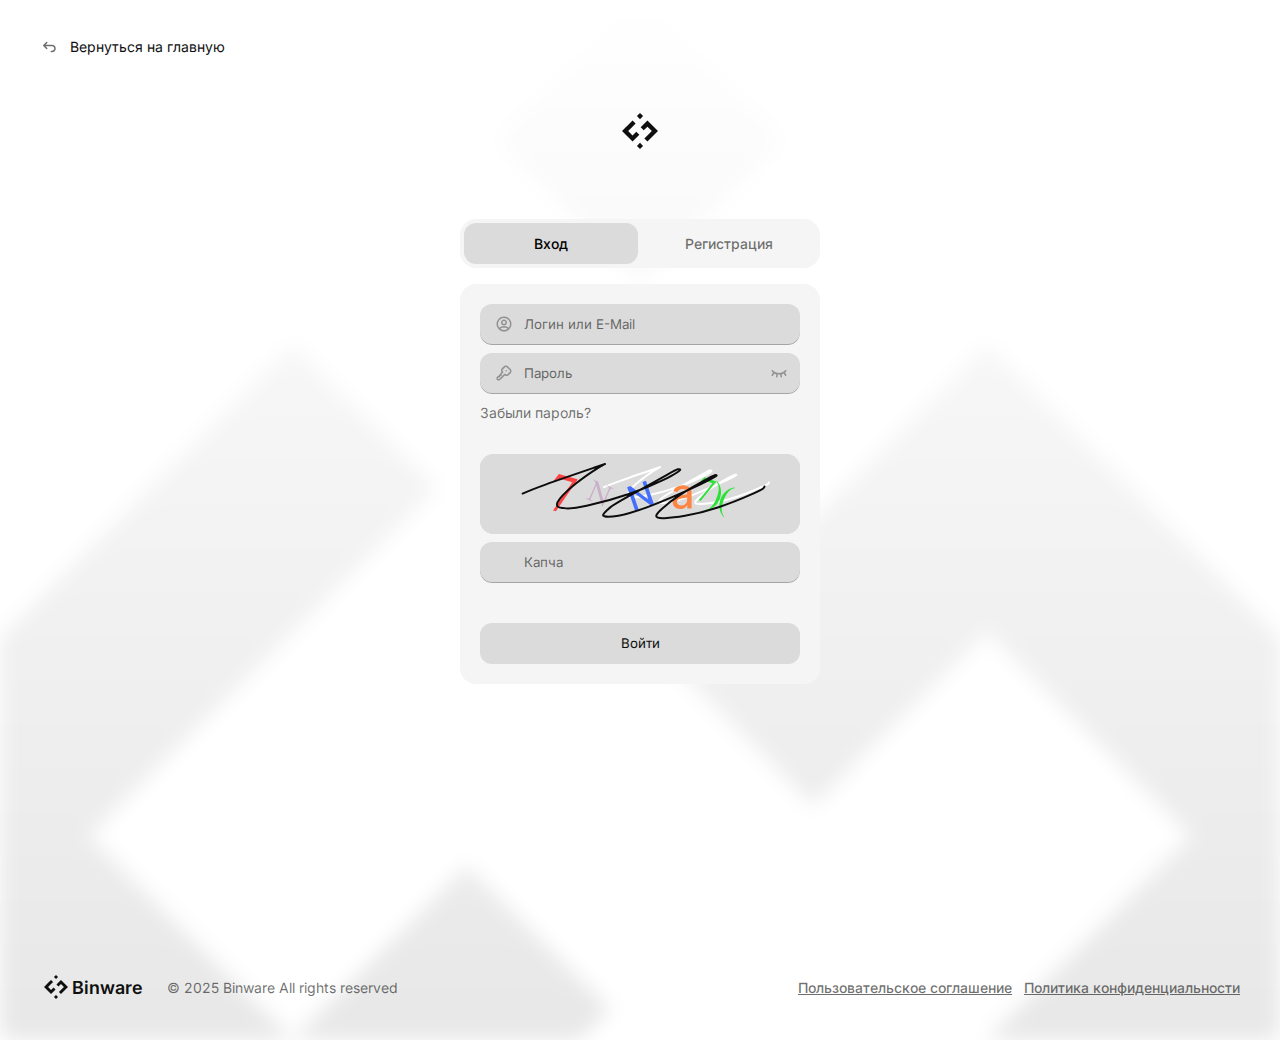
<file: auth/login.html>
<!DOCTYPE html>
<html lang="en">
<head>
    <meta charset="UTF-8">
    <link rel="stylesheet" href="../css/fonts.css">
    <link rel="stylesheet" href="../css/style.css">
    <link rel="stylesheet" href="../css/footer.css">
    <link rel="stylesheet" href="../css/mode.css">
    <link rel="shortcut icon" href="../favicon.ico" type="image/x-icon">
    <link rel="shortcut icon" href="../favicon.svg" type="image/x-icon">
    <meta name="viewport" content="width=device-width, initial-scale=1.0">
    <title>Binware - войти</title>
</head>
<body class="auth">

    <section class="auth_logo_backgorund">
        <div class="auth_header">
            <div class="auth_header_back" onclick="window.history.back()">
                <svg width="18" height="18" viewBox="0 0 18 18" fill="none" xmlns="http://www.w3.org/2000/svg">
                    <path d="M6.21973 3.96978C6.51262 3.67689 6.98738 3.67689 7.28027 3.96978C7.57314 4.26268 7.57316 4.73745 7.28027 5.03033L5.56055 6.75006H12C12.9946 6.75006 13.9481 7.14543 14.6514 7.84869C15.3546 8.55195 15.75 9.50551 15.75 10.5001C15.75 11.4946 15.3546 12.4482 14.6514 13.1514C13.9481 13.8547 12.9945 14.2501 12 14.2501H11.25C10.8358 14.2501 10.5 13.9142 10.5 13.5001C10.5 13.0858 10.8358 12.7501 11.25 12.7501H12C12.5967 12.7501 13.1689 12.5128 13.5908 12.0909C14.0128 11.6689 14.25 11.0968 14.25 10.5001C14.25 9.90333 14.0128 9.33119 13.5908 8.90924C13.2217 8.54009 12.7376 8.31224 12.2227 8.26104L12 8.25006H5.56055L7.28027 9.96978C7.57314 10.2627 7.57316 10.7374 7.28027 11.0303C6.98739 11.3232 6.51261 11.3232 6.21973 11.0303L3.21973 8.03033C3.18473 7.99534 3.15354 7.95667 3.12598 7.91534C3.10647 7.8861 3.08967 7.85565 3.07471 7.82452C3.05825 7.79034 3.04341 7.75514 3.03223 7.71832C3.02842 7.70577 3.02584 7.69292 3.02271 7.68023C3.00843 7.62245 3 7.56225 3 7.50006C3 7.4403 3.0073 7.38219 3.02051 7.32647C3.02416 7.31106 3.02759 7.29553 3.03223 7.28033C3.0434 7.24377 3.05833 7.20882 3.07471 7.17486C3.08908 7.14502 3.10522 7.11582 3.12378 7.0877C3.15181 7.04521 3.18387 7.00564 3.21973 6.96978L6.21973 3.96978Z"/>
                </svg>
                <p>Вернуться на главную</p>
            </div>
        </div>

        <div class="auth_container">
            <div class="auth_logo_parent">
                <div class="auth_logo img">
                    <!---->
                </div>
            </div>
            <div class="auth_buttons">
                <a href="login.html">
                    <button class="auth_button active auth_button_light">
                        Вход
                    </button>
                </a>
                <a href="register.html">
                    <button class="auth_button">
                        Регистрация
                    </button>
                </a>
            </div>
            <div class="auth_main_inner">
                <form action="#">
                    <div class="auth_input">
                        <svg width="18" height="18" viewBox="0 0 18 18" fill="none" xmlns="http://www.w3.org/2000/svg">
                            <path fill-rule="evenodd" clip-rule="evenodd" d="M9 4.5C9.79565 4.5 10.5585 4.8163 11.1211 5.37891C11.6837 5.94152 12 6.70435 12 7.5C12 8.29565 11.6837 9.05848 11.1211 9.62109C10.5585 10.1837 9.79565 10.5 9 10.5C8.20435 10.5 7.44152 10.1837 6.87891 9.62109C6.3163 9.05848 6 8.29565 6 7.5C6 6.70435 6.3163 5.94152 6.87891 5.37891C7.44152 4.8163 8.20435 4.5 9 4.5ZM9 6C8.60218 6 8.22076 6.15815 7.93945 6.43945C7.65815 6.72076 7.5 7.10218 7.5 7.5C7.5 7.89783 7.65815 8.27924 7.93945 8.56055C8.22076 8.84185 8.60217 9 9 9C9.39783 9 9.77924 8.84185 10.0605 8.56055C10.3419 8.27924 10.5 7.89783 10.5 7.5C10.5 7.10218 10.3419 6.72076 10.0605 6.43945C9.77924 6.15815 9.39782 6 9 6Z"  fill-opacity="0.6"/><path fill-rule="evenodd" clip-rule="evenodd" d="M9.36914 1.50879C10.228 1.55111 11.0743 1.7408 11.8704 2.07056C12.7803 2.44747 13.607 3.00011 14.3035 3.69653C14.9999 4.39295 15.5525 5.21973 15.9294 6.12964C16.3064 7.03958 16.5 8.01509 16.5 9L16.4912 9.36914C16.4489 10.228 16.2592 11.0743 15.9294 11.8704C15.5525 12.7803 14.9999 13.607 14.3035 14.3035C14.1776 14.4293 14.0457 14.5483 13.9116 14.6646C13.8829 14.6941 13.8516 14.7212 13.8179 14.7458C13.2333 15.2361 12.5775 15.6365 11.8704 15.9294C11.0743 16.2592 10.228 16.4489 9.36914 16.4912L9 16.5C8.01509 16.5 7.03958 16.3064 6.12964 15.9294C5.21973 15.5525 4.39295 14.9999 3.69653 14.3035C3.00011 13.607 2.44747 12.7803 2.07056 11.8704C1.7408 11.0743 1.55111 10.228 1.50879 9.36914L1.5 9C1.5 8.01509 1.69365 7.03958 2.07056 6.12964C2.44747 5.21973 3.00011 4.39295 3.69653 3.69653C4.39295 3.00011 5.21973 2.44747 6.12964 2.07056C7.03958 1.69365 8.01509 1.5 9 1.5L9.36914 1.50879ZM7.5 12.75C7.01616 12.7499 6.54502 12.9059 6.15674 13.1946C5.90182 13.3841 5.69237 13.6247 5.53857 13.8984C5.90151 14.1547 6.29146 14.3721 6.70386 14.543C7.43181 14.8445 8.21207 15 9 15L9.29517 14.9927C9.98226 14.9588 10.6592 14.8068 11.2961 14.543C11.7085 14.3721 12.0985 14.1547 12.4614 13.8984C12.3078 13.6252 12.099 13.3847 11.8447 13.1953C11.5047 12.9421 11.1011 12.791 10.6809 12.7573L10.5 12.75H7.5ZM9 3C8.21207 3 7.43181 3.1555 6.70386 3.45703C5.97596 3.75856 5.31419 4.19997 4.75708 4.75708C4.19997 5.31419 3.75856 5.97596 3.45703 6.70386C3.1555 7.43181 3 8.21207 3 9L3.00732 9.29517C3.04117 9.98226 3.19321 10.6592 3.45703 11.2961C3.6936 11.8672 4.0172 12.3968 4.41431 12.8679C4.64562 12.5333 4.93115 12.2362 5.26172 11.9905C5.90878 11.5094 6.69371 11.2498 7.5 11.25H10.5C11.3072 11.2498 12.093 11.5099 12.7405 11.9919C13.0699 12.2372 13.3543 12.5336 13.585 12.8672C13.982 12.3961 14.3064 11.8672 14.543 11.2961C14.8445 10.5682 15 9.78793 15 9L14.9927 8.70483C14.9588 8.01774 14.8068 7.34077 14.543 6.70386C14.2414 5.97596 13.8 5.31419 13.2429 4.75708C12.6858 4.19997 12.024 3.75856 11.2961 3.45703C10.6592 3.19321 9.98226 3.04117 9.29517 3.00732L9 3Z"  fill-opacity="0.6"/>
                        </svg>
                        <input type="text" name="" id="" placeholder="Логин или E-Mail">
                    </div>
                    <div class="auth_input">
                        <svg width="18" height="18" viewBox="0 0 18 18" fill="none" xmlns="http://www.w3.org/2000/svg">
                            <path d="M11.2573 6C11.6715 6 12.0073 6.33579 12.0073 6.75C12.0073 7.16421 11.6715 7.5 11.2573 7.5H11.25C10.8358 7.5 10.5 7.16421 10.5 6.75C10.5 6.33579 10.8358 6 11.25 6H11.2573Z"  fill-opacity="0.6"/><path fill-rule="evenodd" clip-rule="evenodd" d="M10.8904 1.5C11.2721 1.5 11.6502 1.57514 12.0029 1.72119C12.3556 1.8673 12.6763 2.08187 12.9463 2.35181L15.6482 5.05298C15.9182 5.32293 16.1327 5.64363 16.2788 5.99634C16.4249 6.34911 16.5 6.72778 16.5 7.10962C16.5 7.49132 16.4248 7.86951 16.2788 8.22217C16.1327 8.57487 15.9181 8.89556 15.6482 9.16553L13.6655 11.1482C13.3956 11.4181 13.0748 11.632 12.7222 11.7781C12.3694 11.9242 11.9914 12 11.6096 12C11.2278 12 10.8498 11.9242 10.4971 11.7781C10.2776 11.6872 10.0704 11.5701 9.88037 11.4294L5.46973 15.8408C5.09593 16.2145 4.60247 16.4449 4.07593 16.4912C4.06548 16.4921 4.05491 16.4929 4.04443 16.4934L3.91333 16.4993C3.90192 16.4998 3.89033 16.5 3.87891 16.5H3C2.6326 16.5 2.27772 16.3647 2.00317 16.1206C1.72877 15.8765 1.55323 15.5398 1.51025 15.175C1.50861 15.161 1.50744 15.1467 1.50659 15.1326L1.50146 15.0447C1.50058 15.0299 1.5 15.0148 1.5 15V14.1204L1.50879 13.9233C1.54917 13.4662 1.72838 13.0302 2.02515 12.676L2.04712 12.6511L2.13647 12.5537C2.1438 12.5457 2.15151 12.5379 2.15918 12.5303L2.46973 12.2197L2.52466 12.1699C2.65813 12.0605 2.82593 12 3 12H3.75V11.25L3.75366 11.1731C3.79216 10.795 4.11174 10.5 4.5 10.5H5.25V9.75C5.25004 9.55118 5.32915 9.36034 5.46973 9.21973L6.56909 8.1189C6.42883 7.92911 6.31192 7.72194 6.22119 7.50293C6.07516 7.15027 6.00002 6.77208 6 6.39038C6.00002 6.00854 6.07505 5.62987 6.22119 5.2771C6.36734 4.92438 6.58181 4.60369 6.85181 4.33374L8.83447 2.35181L8.93774 2.25293C9.18477 2.0291 9.46921 1.84904 9.77783 1.72119C10.1305 1.57514 10.5086 1.5 10.8904 1.5ZM10.8904 3C10.7055 3 10.5221 3.03619 10.3513 3.10693C10.1806 3.17766 10.0257 3.28173 9.89502 3.41235L7.91235 5.39502C7.78182 5.5256 7.67838 5.68076 7.60767 5.85132C7.53693 6.02208 7.50002 6.20554 7.5 6.39038C7.50002 6.57512 7.53699 6.75802 7.60767 6.92871C7.6784 7.09945 7.78169 7.25505 7.91235 7.38574L8.13867 7.61133C8.43136 7.90409 8.43114 8.37897 8.13867 8.67188L6.75 10.0605V11.25C6.74992 11.6641 6.41417 12 6 12H5.25V12.75C5.24992 13.1641 4.91417 13.5 4.5 13.5H3.31055L3.22705 13.5828L3.17065 13.6443C3.06024 13.7784 3.00008 13.9472 3 14.1211V14.9802L3.00146 15H3.8606L3.95361 14.9956C4.12566 14.9784 4.28674 14.9026 4.40918 14.7803L9.32739 9.86133C9.62027 9.56853 10.0958 9.56853 10.3887 9.86133L10.6143 10.0869C10.7448 10.2175 10.9 10.3216 11.0706 10.3923C11.2414 10.4631 11.4247 10.5 11.6096 10.5C11.7945 10.5 11.9779 10.4631 12.1487 10.3923C12.3192 10.3216 12.4744 10.2182 12.605 10.0876L14.5876 8.10498C14.7183 7.97429 14.8216 7.81868 14.8923 7.64795C14.963 7.47726 15 7.29436 15 7.10962C15 6.92478 14.9631 6.74132 14.8923 6.57056C14.8216 6.4 14.7182 6.24484 14.5876 6.11426L11.8857 3.41235C11.7551 3.28173 11.6001 3.17766 11.4294 3.10693C11.2586 3.03619 11.0752 3 10.8904 3Z"  fill-opacity="0.6"/>
                        </svg>
                        <input type="password" placeholder="Пароль">
                        <svg class="toggle-password" width="18" height="18" viewBox="0 0 18 18" fill="none"
                            xmlns="http://www.w3.org/2000/svg">
                            <path d="M1.7482 6.19272C2.05608 5.91567 2.5302 5.94056 2.80728 6.24838C4.46444 8.08985 6.51168 9.00009 8.99991 9.00009C11.4881 9.00007 13.5354 8.08989 15.1925 6.24838C15.4696 5.94056 15.9437 5.91567 16.2516 6.19272C16.5594 6.46982 16.5843 6.94396 16.3073 7.2518C15.8616 7.74707 15.3881 8.18478 14.8893 8.56723L16.3754 10.8194C16.6034 11.1651 16.5085 11.6298 16.163 11.858C15.8174 12.086 15.3519 11.9911 15.1237 11.6456L13.6303 9.38315C13.0137 9.71501 12.3639 9.97335 11.6813 10.1573L11.9941 12.6571C12.0454 13.068 11.7539 13.4428 11.3429 13.4942C10.9319 13.5456 10.5572 13.2541 10.5058 12.8431L10.204 10.4334C9.81181 10.4767 9.41051 10.5001 8.99991 10.5001C8.58909 10.5001 8.18749 10.4768 7.79508 10.4334L7.49405 12.8431C7.44264 13.2541 7.06784 13.5455 6.65689 13.4942C6.2459 13.4429 5.95444 13.0681 6.00577 12.6571L6.31778 10.1573C5.63678 9.97374 4.98852 9.71612 4.3732 9.38535L2.87613 11.6624C2.64845 12.0082 2.18349 12.1045 1.83756 11.877C1.49156 11.6494 1.39614 11.1838 1.62369 10.8377L3.11417 8.57089C2.6139 8.18771 2.13945 7.74842 1.69254 7.2518C1.41549 6.94393 1.44037 6.46981 1.7482 6.19272Z"
                                fill-opacity="0.6"/>
                        </svg>
                    </div>
                    <div class="forgot_content">
                        <a href="#">
                            Забыли пароль?
                        </a>
                    </div>
                    <div class="captcha_inner">
                        <div class="captcha_img"></div>
                    </div>
                    <div class="auth_input top">
                        <input type="text" name="" id="" placeholder="Капча">
                    </div>
                    <div class="auth_submit">
                        <button>
                            Войти
                        </button>
                    </div>
                </form>
            </div>
        </div>

        <footer class="footer_header top">
            <div class="footer_container">
                <div class="footer_inner">
                    <div class="footer_logo">
                        <div style="margin-top: 12px;" class="logo"></div>
                        <p>Binware</p>
                    </div>
                    <p class="footer_copy">
                        © 2025 Binware All rights reserved
                    </p>
                </div>
                <div class="footer_inner">
                    <a href="#">
                        Пользовательское соглашение
                    </a>
                    <a href="#">
                        Политика конфиденциальности
                    </a>
                </div>
            </div>
        </footer>
    </section>

    <script>
        const switcher = document.getElementById("themeSwitch");
        const body = document.body;
        const savedTheme = localStorage.getItem("theme");
        if (savedTheme) {
            body.classList.add(savedTheme);
        } else {
            body.classList.add("light");
        }
        switcher.addEventListener("click", () => {
            body.classList.toggle("light");
            body.classList.toggle("dark");

            const currentTheme = body.classList.contains("light") ? "light" : "dark";
            localStorage.setItem("theme", currentTheme);
        });

        window.addEventListener("storage", (event) => {
            if (event.key === "theme") {
                body.classList.remove("light", "dark");
                body.classList.add(event.newValue);
            }
        });
    </script>

    <script>
        document.addEventListener("click", function(e) {
        if (!e.target.closest(".toggle-password")) return;

        const svg = e.target.closest(".toggle-password");
        const input = svg.previousElementSibling;

        if (input.type === "password") {
            input.type = "text";
        } else {
            input.type = "password";
        }
    });
    </script>


    <script src="../js/main.js"></script>

</body>
</html>
</file>
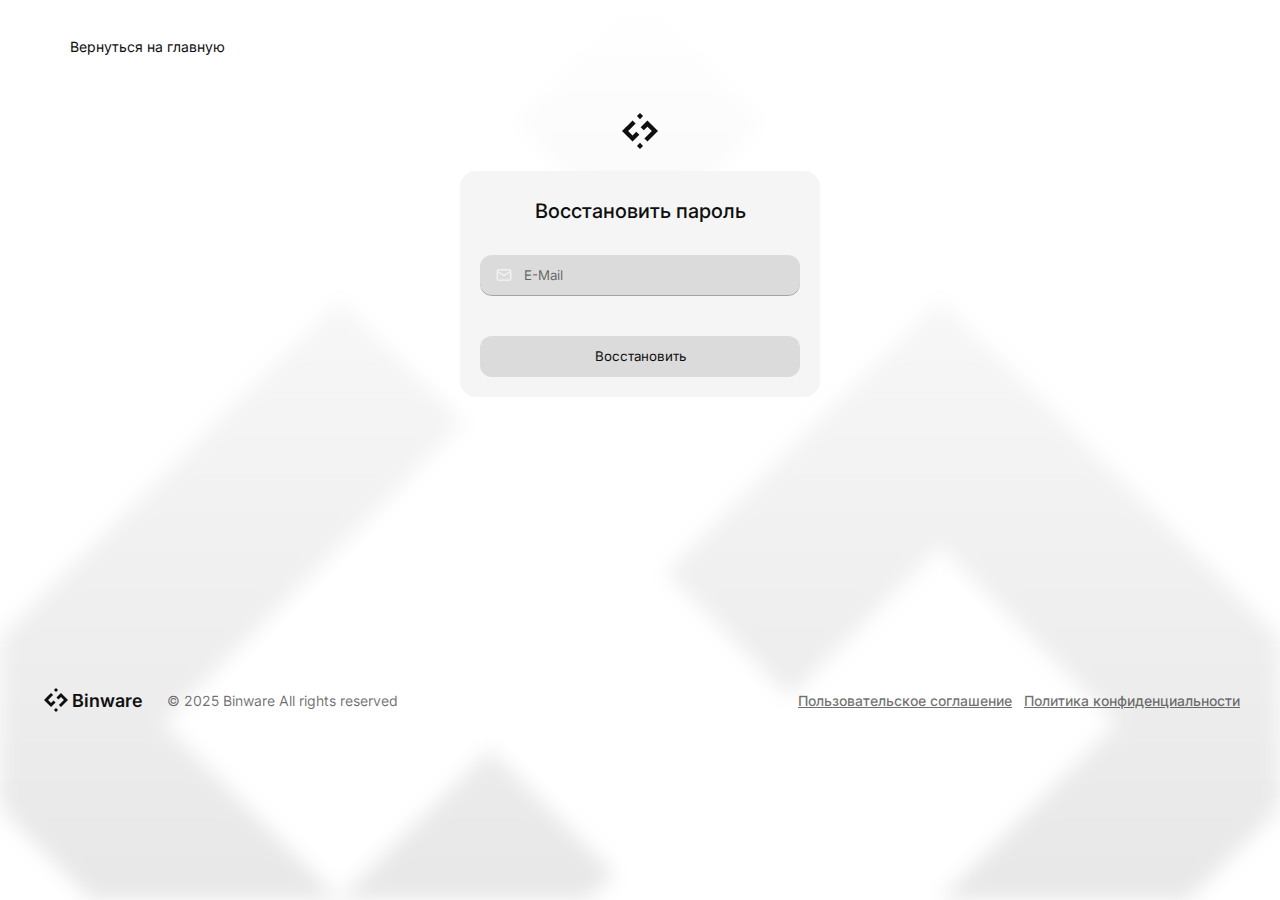
<file: auth/recovery.html>
<!DOCTYPE html>
<html lang="en">
<head>
    <meta charset="UTF-8">
    <link rel="stylesheet" href="../css/fonts.css">
    <link rel="stylesheet" href="../css/style.css">
    <link rel="stylesheet" href="../css/footer.css">
    <link rel="stylesheet" href="../css/mode.css">
    <link rel="shortcut icon" href="../favicon.ico" type="image/x-icon">
    <link rel="shortcut icon" href="../favicon.svg" type="image/x-icon">
    <meta name="viewport" content="width=device-width, initial-scale=1.0">
    <title>Успешно!</title>
</head>
<body class="auth">

    <section class="auth_logo_backgorund">
        <div class="auth_header">
            <div class="auth_header_back" onclick="window.history.back()">
                <svg width="18" height="18" viewBox="0 0 18 18" fill="none" xmlns="http://www.w3.org/2000/svg">
                    <path d="M6.21973 3.96978C6.51262 3.67689 6.98738 3.67689 7.28027 3.96978C7.57314 4.26268 7.57316 4.73745 7.28027 5.03033L5.56055 6.75006H12C12.9946 6.75006 13.9481 7.14543 14.6514 7.84869C15.3546 8.55195 15.75 9.50551 15.75 10.5001C15.75 11.4946 15.3546 12.4482 14.6514 13.1514C13.9481 13.8547 12.9945 14.2501 12 14.2501H11.25C10.8358 14.2501 10.5 13.9142 10.5 13.5001C10.5 13.0858 10.8358 12.7501 11.25 12.7501H12C12.5967 12.7501 13.1689 12.5128 13.5908 12.0909C14.0128 11.6689 14.25 11.0968 14.25 10.5001C14.25 9.90333 14.0128 9.33119 13.5908 8.90924C13.2217 8.54009 12.7376 8.31224 12.2227 8.26104L12 8.25006H5.56055L7.28027 9.96978C7.57314 10.2627 7.57316 10.7374 7.28027 11.0303C6.98739 11.3232 6.51261 11.3232 6.21973 11.0303L3.21973 8.03033C3.18473 7.99534 3.15354 7.95667 3.12598 7.91534C3.10647 7.8861 3.08967 7.85565 3.07471 7.82452C3.05825 7.79034 3.04341 7.75514 3.03223 7.71832C3.02842 7.70577 3.02584 7.69292 3.02271 7.68023C3.00843 7.62245 3 7.56225 3 7.50006C3 7.4403 3.0073 7.38219 3.02051 7.32647C3.02416 7.31106 3.02759 7.29553 3.03223 7.28033C3.0434 7.24377 3.05833 7.20882 3.07471 7.17486C3.08908 7.14502 3.10522 7.11582 3.12378 7.0877C3.15181 7.04521 3.18387 7.00564 3.21973 6.96978L6.21973 3.96978Z" fill="white" fill-opacity="0.6"/>
                </svg>
                <p>Вернуться на главную</p>
            </div>
        </div>

        <div class="auth_container">
            <div class="auth_logo_parent">
                <div class="auth_logo img">
                    <!---->
                </div>
            </div>
            <div class="auth_main_inner">
                <form action="#">
                    <h1>Восстановить пароль</h1>
                    <div class="auth_input">
                        <svg width="18" height="18" viewBox="0 0 18 18" fill="none" xmlns="http://www.w3.org/2000/svg">
                            <path fill-rule="evenodd" clip-rule="evenodd" d="M14.25 3C14.8467 3 15.4189 3.23722 15.8408 3.65918C16.2453 4.06365 16.4776 4.60618 16.4963 5.17603C16.4982 5.19481 16.4981 5.21363 16.4985 5.23242C16.4986 5.23828 16.5 5.24413 16.5 5.25V12.75C16.5 13.3467 16.2628 13.9189 15.8408 14.3408C15.4189 14.7628 14.8467 15 14.25 15H3.75C3.15326 15 2.58114 14.7628 2.15918 14.3408C1.73722 13.9189 1.5 13.3467 1.5 12.75V5.25C1.5 5.24414 1.50069 5.23828 1.50073 5.23242C1.50116 5.21362 1.50182 5.19481 1.50366 5.17603C1.52242 4.60618 1.75471 4.06365 2.15918 3.65918C2.58114 3.23722 3.15326 3 3.75 3H14.25ZM9.41602 10.374C9.16409 10.542 8.83591 10.542 8.58398 10.374L3 6.65112V12.75C3 12.9489 3.07907 13.1396 3.21973 13.2803C3.36038 13.4209 3.55109 13.5 3.75 13.5H14.25C14.4489 13.5 14.6396 13.4209 14.7803 13.2803C14.9209 13.1396 15 12.9489 15 12.75V6.65112L9.41602 10.374ZM3.75 4.5C3.55109 4.5 3.36038 4.57907 3.21973 4.71973C3.16478 4.77467 3.11934 4.8373 3.08423 4.90503L9 8.84839L14.915 4.90503C14.88 4.83742 14.8351 4.77459 14.7803 4.71973C14.6572 4.59662 14.4957 4.52068 14.324 4.50366L14.25 4.5H3.75Z" fill="white" fill-opacity="0.6"/>
                        </svg>
                        <input type="text" name="" id="" placeholder="E-Mail">
                    </div>
                    <div class="auth_submit">
                        <button>
                            Восстановить
                        </button>
                    </div>
                </form>
            </div>
        </div>

        <footer class="footer_header top">
            <div class="footer_container">
                <div class="footer_inner">
                    <div class="footer_logo">
                        <div style="margin-top: 12px;" class="logo"></div>
                        <p>Binware</p>
                    </div>
                    <p class="footer_copy">
                        © 2025 Binware All rights reserved
                    </p>
                </div>
                <div class="footer_inner">
                    <a href="#">
                        Пользовательское соглашение
                    </a>
                    <a href="#">
                        Политика конфиденциальности
                    </a>
                </div>
            </div>
        </footer>
    </section>

    <script>
        const switcher = document.getElementById("themeSwitch");
        const body = document.body;
        const savedTheme = localStorage.getItem("theme");
        if (savedTheme) {
            body.classList.add(savedTheme);
        } else {
            body.classList.add("light");
        }
        switcher.addEventListener("click", () => {
            body.classList.toggle("light");
            body.classList.toggle("dark");

            const currentTheme = body.classList.contains("light") ? "light" : "dark";
            localStorage.setItem("theme", currentTheme);
        });

        window.addEventListener("storage", (event) => {
            if (event.key === "theme") {
                body.classList.remove("light", "dark");
                body.classList.add(event.newValue);
            }
        });
    </script>

    <script src="../js/main.js"></script>

</body>
</html>
</file>
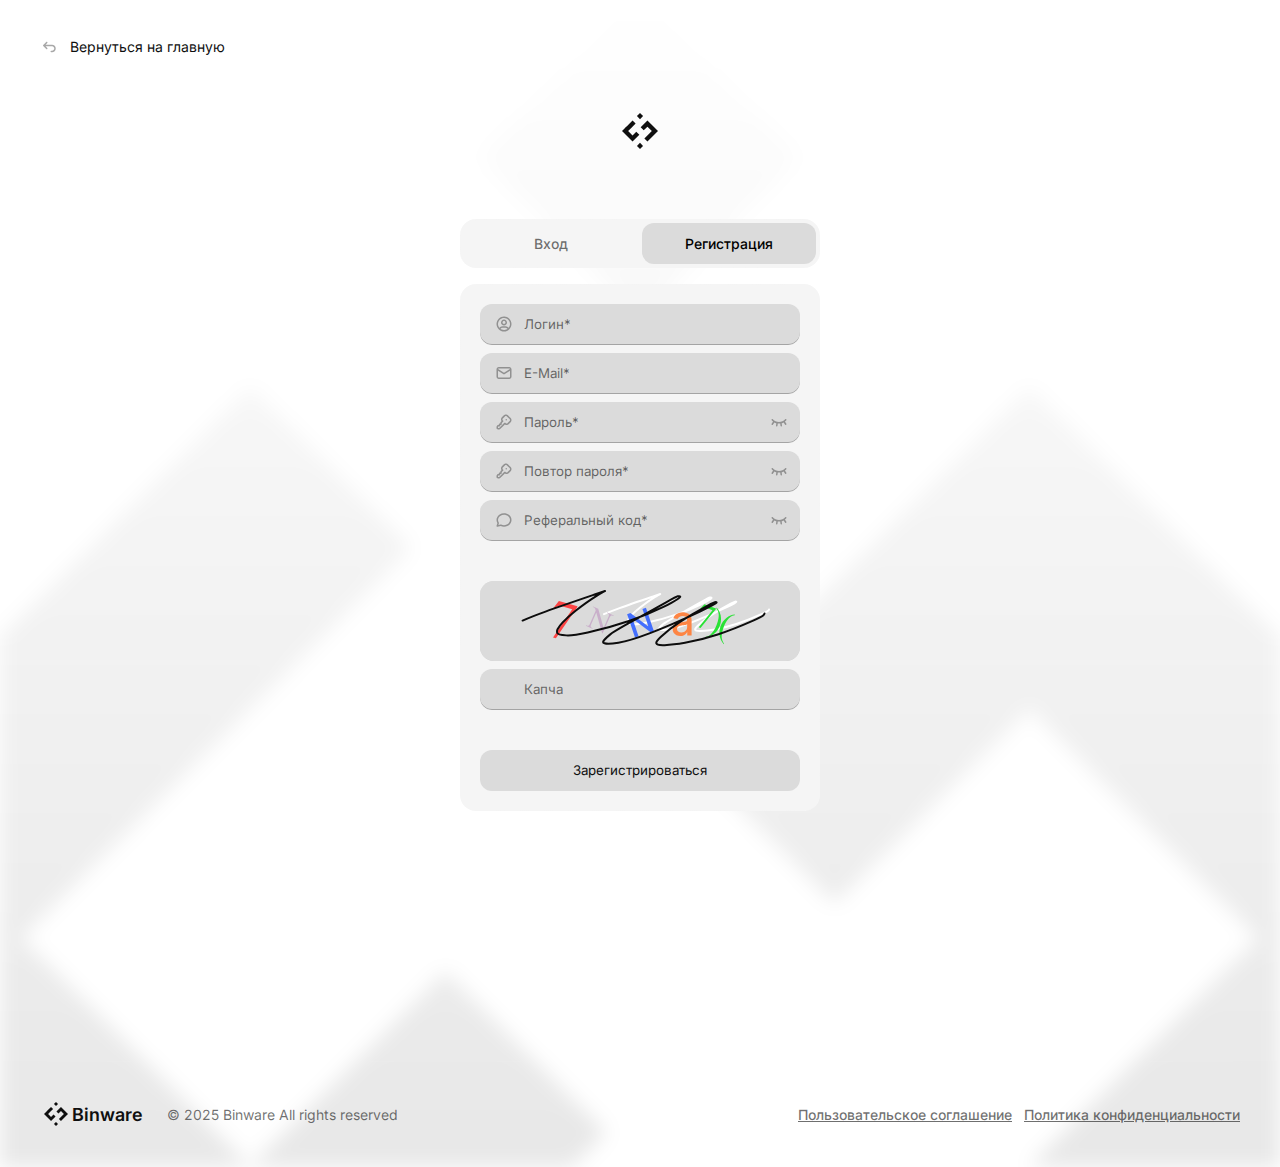
<file: auth/register.html>
<!DOCTYPE html>
<html lang="en">
<head>
    <meta charset="UTF-8">
    <link rel="stylesheet" href="../css/fonts.css">
    <link rel="stylesheet" href="../css/style.css">
    <link rel="stylesheet" href="../css/footer.css">
    <link rel="stylesheet" href="../css/mode.css">
    <link rel="shortcut icon" href="../favicon.ico" type="image/x-icon">
    <link rel="shortcut icon" href="../favicon.svg" type="image/x-icon">
    <meta name="viewport" content="width=device-width, initial-scale=1.0">
    <title>Добро пожаловать - Binware</title>
</head>
<body class="auth">

    <section class="auth_logo_backgorund">
        <div class="auth_header">
            <div class="auth_header_back" onclick="window.history.back()">
                <svg width="18" height="18" viewBox="0 0 18 18" fill="none" xmlns="http://www.w3.org/2000/svg">
                    <path d="M6.21973 3.96978C6.51262 3.67689 6.98738 3.67689 7.28027 3.96978C7.57314 4.26268 7.57316 4.73745 7.28027 5.03033L5.56055 6.75006H12C12.9946 6.75006 13.9481 7.14543 14.6514 7.84869C15.3546 8.55195 15.75 9.50551 15.75 10.5001C15.75 11.4946 15.3546 12.4482 14.6514 13.1514C13.9481 13.8547 12.9945 14.2501 12 14.2501H11.25C10.8358 14.2501 10.5 13.9142 10.5 13.5001C10.5 13.0858 10.8358 12.7501 11.25 12.7501H12C12.5967 12.7501 13.1689 12.5128 13.5908 12.0909C14.0128 11.6689 14.25 11.0968 14.25 10.5001C14.25 9.90333 14.0128 9.33119 13.5908 8.90924C13.2217 8.54009 12.7376 8.31224 12.2227 8.26104L12 8.25006H5.56055L7.28027 9.96978C7.57314 10.2627 7.57316 10.7374 7.28027 11.0303C6.98739 11.3232 6.51261 11.3232 6.21973 11.0303L3.21973 8.03033C3.18473 7.99534 3.15354 7.95667 3.12598 7.91534C3.10647 7.8861 3.08967 7.85565 3.07471 7.82452C3.05825 7.79034 3.04341 7.75514 3.03223 7.71832C3.02842 7.70577 3.02584 7.69292 3.02271 7.68023C3.00843 7.62245 3 7.56225 3 7.50006C3 7.4403 3.0073 7.38219 3.02051 7.32647C3.02416 7.31106 3.02759 7.29553 3.03223 7.28033C3.0434 7.24377 3.05833 7.20882 3.07471 7.17486C3.08908 7.14502 3.10522 7.11582 3.12378 7.0877C3.15181 7.04521 3.18387 7.00564 3.21973 6.96978L6.21973 3.96978Z"  fill-opacity="0.6"/>
                </svg>
                <p>Вернуться на главную</p>
            </div>
        </div>

        <div class="auth_container">
            <div class="auth_logo_parent">
                <div class="auth_logo img">
                    <!---->
                </div>
            </div>
            <div class="auth_buttons">
                <a href="login.html">
                    <button class="auth_button">
                        Вход
                    </button>
                </a>
                <a href="register.html">
                    <button class="auth_button active">
                        Регистрация
                    </button>
                </a>
            </div>
            <div class="auth_main_inner">
                <form action="#">
                    <div class="auth_input">
                        <svg width="18" height="18" viewBox="0 0 18 18" fill="none" xmlns="http://www.w3.org/2000/svg">
                            <path fill-rule="evenodd" clip-rule="evenodd" d="M9 4.5C9.79565 4.5 10.5585 4.8163 11.1211 5.37891C11.6837 5.94152 12 6.70435 12 7.5C12 8.29565 11.6837 9.05848 11.1211 9.62109C10.5585 10.1837 9.79565 10.5 9 10.5C8.20435 10.5 7.44152 10.1837 6.87891 9.62109C6.3163 9.05848 6 8.29565 6 7.5C6 6.70435 6.3163 5.94152 6.87891 5.37891C7.44152 4.8163 8.20435 4.5 9 4.5ZM9 6C8.60218 6 8.22076 6.15815 7.93945 6.43945C7.65815 6.72076 7.5 7.10218 7.5 7.5C7.5 7.89783 7.65815 8.27924 7.93945 8.56055C8.22076 8.84185 8.60217 9 9 9C9.39783 9 9.77924 8.84185 10.0605 8.56055C10.3419 8.27924 10.5 7.89783 10.5 7.5C10.5 7.10218 10.3419 6.72076 10.0605 6.43945C9.77924 6.15815 9.39782 6 9 6Z"  fill-opacity="0.6"/><path fill-rule="evenodd" clip-rule="evenodd" d="M9.36914 1.50879C10.228 1.55111 11.0743 1.7408 11.8704 2.07056C12.7803 2.44747 13.607 3.00011 14.3035 3.69653C14.9999 4.39295 15.5525 5.21973 15.9294 6.12964C16.3064 7.03958 16.5 8.01509 16.5 9L16.4912 9.36914C16.4489 10.228 16.2592 11.0743 15.9294 11.8704C15.5525 12.7803 14.9999 13.607 14.3035 14.3035C14.1776 14.4293 14.0457 14.5483 13.9116 14.6646C13.8829 14.6941 13.8516 14.7212 13.8179 14.7458C13.2333 15.2361 12.5775 15.6365 11.8704 15.9294C11.0743 16.2592 10.228 16.4489 9.36914 16.4912L9 16.5C8.01509 16.5 7.03958 16.3064 6.12964 15.9294C5.21973 15.5525 4.39295 14.9999 3.69653 14.3035C3.00011 13.607 2.44747 12.7803 2.07056 11.8704C1.7408 11.0743 1.55111 10.228 1.50879 9.36914L1.5 9C1.5 8.01509 1.69365 7.03958 2.07056 6.12964C2.44747 5.21973 3.00011 4.39295 3.69653 3.69653C4.39295 3.00011 5.21973 2.44747 6.12964 2.07056C7.03958 1.69365 8.01509 1.5 9 1.5L9.36914 1.50879ZM7.5 12.75C7.01616 12.7499 6.54502 12.9059 6.15674 13.1946C5.90182 13.3841 5.69237 13.6247 5.53857 13.8984C5.90151 14.1547 6.29146 14.3721 6.70386 14.543C7.43181 14.8445 8.21207 15 9 15L9.29517 14.9927C9.98226 14.9588 10.6592 14.8068 11.2961 14.543C11.7085 14.3721 12.0985 14.1547 12.4614 13.8984C12.3078 13.6252 12.099 13.3847 11.8447 13.1953C11.5047 12.9421 11.1011 12.791 10.6809 12.7573L10.5 12.75H7.5ZM9 3C8.21207 3 7.43181 3.1555 6.70386 3.45703C5.97596 3.75856 5.31419 4.19997 4.75708 4.75708C4.19997 5.31419 3.75856 5.97596 3.45703 6.70386C3.1555 7.43181 3 8.21207 3 9L3.00732 9.29517C3.04117 9.98226 3.19321 10.6592 3.45703 11.2961C3.6936 11.8672 4.0172 12.3968 4.41431 12.8679C4.64562 12.5333 4.93115 12.2362 5.26172 11.9905C5.90878 11.5094 6.69371 11.2498 7.5 11.25H10.5C11.3072 11.2498 12.093 11.5099 12.7405 11.9919C13.0699 12.2372 13.3543 12.5336 13.585 12.8672C13.982 12.3961 14.3064 11.8672 14.543 11.2961C14.8445 10.5682 15 9.78793 15 9L14.9927 8.70483C14.9588 8.01774 14.8068 7.34077 14.543 6.70386C14.2414 5.97596 13.8 5.31419 13.2429 4.75708C12.6858 4.19997 12.024 3.75856 11.2961 3.45703C10.6592 3.19321 9.98226 3.04117 9.29517 3.00732L9 3Z"  fill-opacity="0.6"/>
                        </svg>
                        <input type="text" name="" id="" placeholder="Логин*">
                    </div>
                    <div class="auth_input">
                        <svg width="18" height="18" viewBox="0 0 18 18" fill="none" xmlns="http://www.w3.org/2000/svg">
                            <path fill-rule="evenodd" clip-rule="evenodd" d="M14.25 3C14.8467 3 15.4189 3.23722 15.8408 3.65918C16.2453 4.06365 16.4776 4.60618 16.4963 5.17603C16.4982 5.19481 16.4981 5.21363 16.4985 5.23242C16.4986 5.23828 16.5 5.24413 16.5 5.25V12.75C16.5 13.3467 16.2628 13.9189 15.8408 14.3408C15.4189 14.7628 14.8467 15 14.25 15H3.75C3.15326 15 2.58114 14.7628 2.15918 14.3408C1.73722 13.9189 1.5 13.3467 1.5 12.75V5.25C1.5 5.24414 1.50069 5.23828 1.50073 5.23242C1.50116 5.21362 1.50182 5.19481 1.50366 5.17603C1.52242 4.60618 1.75471 4.06365 2.15918 3.65918C2.58114 3.23722 3.15326 3 3.75 3H14.25ZM9.41602 10.374C9.16409 10.542 8.83591 10.542 8.58398 10.374L3 6.65112V12.75C3 12.9489 3.07907 13.1396 3.21973 13.2803C3.36038 13.4209 3.55109 13.5 3.75 13.5H14.25C14.4489 13.5 14.6396 13.4209 14.7803 13.2803C14.9209 13.1396 15 12.9489 15 12.75V6.65112L9.41602 10.374ZM3.75 4.5C3.55109 4.5 3.36038 4.57907 3.21973 4.71973C3.16478 4.77467 3.11934 4.8373 3.08423 4.90503L9 8.84839L14.915 4.90503C14.88 4.83742 14.8351 4.77459 14.7803 4.71973C14.6572 4.59662 14.4957 4.52068 14.324 4.50366L14.25 4.5H3.75Z"  fill-opacity="0.6"/>
                        </svg>
                        <input type="email" name="" id="" placeholder="E-Mail*">
                    </div>
                    <div class="auth_input">
                        <svg width="18" height="18" viewBox="0 0 18 18" fill="none" xmlns="http://www.w3.org/2000/svg">
                            <path d="M11.2573 6C11.6715 6 12.0073 6.33579 12.0073 6.75C12.0073 7.16421 11.6715 7.5 11.2573 7.5H11.25C10.8358 7.5 10.5 7.16421 10.5 6.75C10.5 6.33579 10.8358 6 11.25 6H11.2573Z"  fill-opacity="0.6"/><path fill-rule="evenodd" clip-rule="evenodd" d="M10.8904 1.5C11.2721 1.5 11.6502 1.57514 12.0029 1.72119C12.3556 1.8673 12.6763 2.08187 12.9463 2.35181L15.6482 5.05298C15.9182 5.32293 16.1327 5.64363 16.2788 5.99634C16.4249 6.34911 16.5 6.72778 16.5 7.10962C16.5 7.49132 16.4248 7.86951 16.2788 8.22217C16.1327 8.57487 15.9181 8.89556 15.6482 9.16553L13.6655 11.1482C13.3956 11.4181 13.0748 11.632 12.7222 11.7781C12.3694 11.9242 11.9914 12 11.6096 12C11.2278 12 10.8498 11.9242 10.4971 11.7781C10.2776 11.6872 10.0704 11.5701 9.88037 11.4294L5.46973 15.8408C5.09593 16.2145 4.60247 16.4449 4.07593 16.4912C4.06548 16.4921 4.05491 16.4929 4.04443 16.4934L3.91333 16.4993C3.90192 16.4998 3.89033 16.5 3.87891 16.5H3C2.6326 16.5 2.27772 16.3647 2.00317 16.1206C1.72877 15.8765 1.55323 15.5398 1.51025 15.175C1.50861 15.161 1.50744 15.1467 1.50659 15.1326L1.50146 15.0447C1.50058 15.0299 1.5 15.0148 1.5 15V14.1204L1.50879 13.9233C1.54917 13.4662 1.72838 13.0302 2.02515 12.676L2.04712 12.6511L2.13647 12.5537C2.1438 12.5457 2.15151 12.5379 2.15918 12.5303L2.46973 12.2197L2.52466 12.1699C2.65813 12.0605 2.82593 12 3 12H3.75V11.25L3.75366 11.1731C3.79216 10.795 4.11174 10.5 4.5 10.5H5.25V9.75C5.25004 9.55118 5.32915 9.36034 5.46973 9.21973L6.56909 8.1189C6.42883 7.92911 6.31192 7.72194 6.22119 7.50293C6.07516 7.15027 6.00002 6.77208 6 6.39038C6.00002 6.00854 6.07505 5.62987 6.22119 5.2771C6.36734 4.92438 6.58181 4.60369 6.85181 4.33374L8.83447 2.35181L8.93774 2.25293C9.18477 2.0291 9.46921 1.84904 9.77783 1.72119C10.1305 1.57514 10.5086 1.5 10.8904 1.5ZM10.8904 3C10.7055 3 10.5221 3.03619 10.3513 3.10693C10.1806 3.17766 10.0257 3.28173 9.89502 3.41235L7.91235 5.39502C7.78182 5.5256 7.67838 5.68076 7.60767 5.85132C7.53693 6.02208 7.50002 6.20554 7.5 6.39038C7.50002 6.57512 7.53699 6.75802 7.60767 6.92871C7.6784 7.09945 7.78169 7.25505 7.91235 7.38574L8.13867 7.61133C8.43136 7.90409 8.43114 8.37897 8.13867 8.67188L6.75 10.0605V11.25C6.74992 11.6641 6.41417 12 6 12H5.25V12.75C5.24992 13.1641 4.91417 13.5 4.5 13.5H3.31055L3.22705 13.5828L3.17065 13.6443C3.06024 13.7784 3.00008 13.9472 3 14.1211V14.9802L3.00146 15H3.8606L3.95361 14.9956C4.12566 14.9784 4.28674 14.9026 4.40918 14.7803L9.32739 9.86133C9.62027 9.56853 10.0958 9.56853 10.3887 9.86133L10.6143 10.0869C10.7448 10.2175 10.9 10.3216 11.0706 10.3923C11.2414 10.4631 11.4247 10.5 11.6096 10.5C11.7945 10.5 11.9779 10.4631 12.1487 10.3923C12.3192 10.3216 12.4744 10.2182 12.605 10.0876L14.5876 8.10498C14.7183 7.97429 14.8216 7.81868 14.8923 7.64795C14.963 7.47726 15 7.29436 15 7.10962C15 6.92478 14.9631 6.74132 14.8923 6.57056C14.8216 6.4 14.7182 6.24484 14.5876 6.11426L11.8857 3.41235C11.7551 3.28173 11.6001 3.17766 11.4294 3.10693C11.2586 3.03619 11.0752 3 10.8904 3Z"  fill-opacity="0.6"/>
                        </svg>
                        <input type="password" name="" id="" placeholder="Пароль*">
                        <svg class="toggle-password" width="18" height="18" viewBox="0 0 18 18" fill="none"
                            xmlns="http://www.w3.org/2000/svg">
                            <path d="M1.7482 6.19272C2.05608 5.91567 2.5302 5.94056 2.80728 6.24838C4.46444 8.08985 6.51168 9.00009 8.99991 9.00009C11.4881 9.00007 13.5354 8.08989 15.1925 6.24838C15.4696 5.94056 15.9437 5.91567 16.2516 6.19272C16.5594 6.46982 16.5843 6.94396 16.3073 7.2518C15.8616 7.74707 15.3881 8.18478 14.8893 8.56723L16.3754 10.8194C16.6034 11.1651 16.5085 11.6298 16.163 11.858C15.8174 12.086 15.3519 11.9911 15.1237 11.6456L13.6303 9.38315C13.0137 9.71501 12.3639 9.97335 11.6813 10.1573L11.9941 12.6571C12.0454 13.068 11.7539 13.4428 11.3429 13.4942C10.9319 13.5456 10.5572 13.2541 10.5058 12.8431L10.204 10.4334C9.81181 10.4767 9.41051 10.5001 8.99991 10.5001C8.58909 10.5001 8.18749 10.4768 7.79508 10.4334L7.49405 12.8431C7.44264 13.2541 7.06784 13.5455 6.65689 13.4942C6.2459 13.4429 5.95444 13.0681 6.00577 12.6571L6.31778 10.1573C5.63678 9.97374 4.98852 9.71612 4.3732 9.38535L2.87613 11.6624C2.64845 12.0082 2.18349 12.1045 1.83756 11.877C1.49156 11.6494 1.39614 11.1838 1.62369 10.8377L3.11417 8.57089C2.6139 8.18771 2.13945 7.74842 1.69254 7.2518C1.41549 6.94393 1.44037 6.46981 1.7482 6.19272Z"
                                fill-opacity="0.6"/>
                        </svg>
                    </div>
                    <div class="auth_input">
                        <svg width="18" height="18" viewBox="0 0 18 18" fill="none" xmlns="http://www.w3.org/2000/svg">
                            <path d="M11.2573 6C11.6715 6 12.0073 6.33579 12.0073 6.75C12.0073 7.16421 11.6715 7.5 11.2573 7.5H11.25C10.8358 7.5 10.5 7.16421 10.5 6.75C10.5 6.33579 10.8358 6 11.25 6H11.2573Z"  fill-opacity="0.6"/><path fill-rule="evenodd" clip-rule="evenodd" d="M10.8904 1.5C11.2721 1.5 11.6502 1.57514 12.0029 1.72119C12.3556 1.8673 12.6763 2.08187 12.9463 2.35181L15.6482 5.05298C15.9182 5.32293 16.1327 5.64363 16.2788 5.99634C16.4249 6.34911 16.5 6.72778 16.5 7.10962C16.5 7.49132 16.4248 7.86951 16.2788 8.22217C16.1327 8.57487 15.9181 8.89556 15.6482 9.16553L13.6655 11.1482C13.3956 11.4181 13.0748 11.632 12.7222 11.7781C12.3694 11.9242 11.9914 12 11.6096 12C11.2278 12 10.8498 11.9242 10.4971 11.7781C10.2776 11.6872 10.0704 11.5701 9.88037 11.4294L5.46973 15.8408C5.09593 16.2145 4.60247 16.4449 4.07593 16.4912C4.06548 16.4921 4.05491 16.4929 4.04443 16.4934L3.91333 16.4993C3.90192 16.4998 3.89033 16.5 3.87891 16.5H3C2.6326 16.5 2.27772 16.3647 2.00317 16.1206C1.72877 15.8765 1.55323 15.5398 1.51025 15.175C1.50861 15.161 1.50744 15.1467 1.50659 15.1326L1.50146 15.0447C1.50058 15.0299 1.5 15.0148 1.5 15V14.1204L1.50879 13.9233C1.54917 13.4662 1.72838 13.0302 2.02515 12.676L2.04712 12.6511L2.13647 12.5537C2.1438 12.5457 2.15151 12.5379 2.15918 12.5303L2.46973 12.2197L2.52466 12.1699C2.65813 12.0605 2.82593 12 3 12H3.75V11.25L3.75366 11.1731C3.79216 10.795 4.11174 10.5 4.5 10.5H5.25V9.75C5.25004 9.55118 5.32915 9.36034 5.46973 9.21973L6.56909 8.1189C6.42883 7.92911 6.31192 7.72194 6.22119 7.50293C6.07516 7.15027 6.00002 6.77208 6 6.39038C6.00002 6.00854 6.07505 5.62987 6.22119 5.2771C6.36734 4.92438 6.58181 4.60369 6.85181 4.33374L8.83447 2.35181L8.93774 2.25293C9.18477 2.0291 9.46921 1.84904 9.77783 1.72119C10.1305 1.57514 10.5086 1.5 10.8904 1.5ZM10.8904 3C10.7055 3 10.5221 3.03619 10.3513 3.10693C10.1806 3.17766 10.0257 3.28173 9.89502 3.41235L7.91235 5.39502C7.78182 5.5256 7.67838 5.68076 7.60767 5.85132C7.53693 6.02208 7.50002 6.20554 7.5 6.39038C7.50002 6.57512 7.53699 6.75802 7.60767 6.92871C7.6784 7.09945 7.78169 7.25505 7.91235 7.38574L8.13867 7.61133C8.43136 7.90409 8.43114 8.37897 8.13867 8.67188L6.75 10.0605V11.25C6.74992 11.6641 6.41417 12 6 12H5.25V12.75C5.24992 13.1641 4.91417 13.5 4.5 13.5H3.31055L3.22705 13.5828L3.17065 13.6443C3.06024 13.7784 3.00008 13.9472 3 14.1211V14.9802L3.00146 15H3.8606L3.95361 14.9956C4.12566 14.9784 4.28674 14.9026 4.40918 14.7803L9.32739 9.86133C9.62027 9.56853 10.0958 9.56853 10.3887 9.86133L10.6143 10.0869C10.7448 10.2175 10.9 10.3216 11.0706 10.3923C11.2414 10.4631 11.4247 10.5 11.6096 10.5C11.7945 10.5 11.9779 10.4631 12.1487 10.3923C12.3192 10.3216 12.4744 10.2182 12.605 10.0876L14.5876 8.10498C14.7183 7.97429 14.8216 7.81868 14.8923 7.64795C14.963 7.47726 15 7.29436 15 7.10962C15 6.92478 14.9631 6.74132 14.8923 6.57056C14.8216 6.4 14.7182 6.24484 14.5876 6.11426L11.8857 3.41235C11.7551 3.28173 11.6001 3.17766 11.4294 3.10693C11.2586 3.03619 11.0752 3 10.8904 3Z"  fill-opacity="0.6"/>
                        </svg>
                        <input type="password" name="" id="" placeholder="Повтор пароля*">
                        <svg class="toggle-password" width="18" height="18" viewBox="0 0 18 18" fill="none"
                            xmlns="http://www.w3.org/2000/svg">
                            <path d="M1.7482 6.19272C2.05608 5.91567 2.5302 5.94056 2.80728 6.24838C4.46444 8.08985 6.51168 9.00009 8.99991 9.00009C11.4881 9.00007 13.5354 8.08989 15.1925 6.24838C15.4696 5.94056 15.9437 5.91567 16.2516 6.19272C16.5594 6.46982 16.5843 6.94396 16.3073 7.2518C15.8616 7.74707 15.3881 8.18478 14.8893 8.56723L16.3754 10.8194C16.6034 11.1651 16.5085 11.6298 16.163 11.858C15.8174 12.086 15.3519 11.9911 15.1237 11.6456L13.6303 9.38315C13.0137 9.71501 12.3639 9.97335 11.6813 10.1573L11.9941 12.6571C12.0454 13.068 11.7539 13.4428 11.3429 13.4942C10.9319 13.5456 10.5572 13.2541 10.5058 12.8431L10.204 10.4334C9.81181 10.4767 9.41051 10.5001 8.99991 10.5001C8.58909 10.5001 8.18749 10.4768 7.79508 10.4334L7.49405 12.8431C7.44264 13.2541 7.06784 13.5455 6.65689 13.4942C6.2459 13.4429 5.95444 13.0681 6.00577 12.6571L6.31778 10.1573C5.63678 9.97374 4.98852 9.71612 4.3732 9.38535L2.87613 11.6624C2.64845 12.0082 2.18349 12.1045 1.83756 11.877C1.49156 11.6494 1.39614 11.1838 1.62369 10.8377L3.11417 8.57089C2.6139 8.18771 2.13945 7.74842 1.69254 7.2518C1.41549 6.94393 1.44037 6.46981 1.7482 6.19272Z"
                                fill-opacity="0.6"/>
                        </svg>
                    </div>
                    <div class="auth_input">
                        <svg width="18" height="18" viewBox="0 0 18 18" fill="none" xmlns="http://www.w3.org/2000/svg">
                            <path fill-rule="evenodd" clip-rule="evenodd" d="M4.64382 3.49541C7.54642 1.62407 11.5486 1.84823 14.1704 4.08428C16.912 6.42341 17.3033 10.2545 15.0347 13.0074C12.854 15.6535 8.90478 16.4658 5.68752 15.0347L2.40627 15.7335C2.14326 15.7894 1.86994 15.7002 1.6907 15.4998C1.51161 15.2993 1.45408 15.0181 1.53908 14.763L2.40114 12.1739C0.678181 9.28603 1.51895 5.7033 4.36623 3.68291L4.64382 3.49541ZM13.197 5.22539C11.0211 3.36972 7.60279 3.22612 5.23415 4.90606C2.89882 6.56318 2.34719 9.43839 3.84621 11.6553C3.97666 11.8484 4.01072 12.0912 3.93703 12.3123L3.376 13.9932L5.61941 13.5164L5.74245 13.501C5.86619 13.4956 5.99023 13.5211 6.10281 13.5757C8.78274 14.8766 12.1129 14.1933 13.8767 12.053C15.6069 9.95352 15.3376 7.05175 13.197 5.22539Z"  fill-opacity="0.6"/>
                        </svg>
                        <input type="password" name="" id="" placeholder="Реферальный код*">
                        <svg class="toggle-password" width="18" height="18" viewBox="0 0 18 18" fill="none"
                            xmlns="http://www.w3.org/2000/svg">
                            <path d="M1.7482 6.19272C2.05608 5.91567 2.5302 5.94056 2.80728 6.24838C4.46444 8.08985 6.51168 9.00009 8.99991 9.00009C11.4881 9.00007 13.5354 8.08989 15.1925 6.24838C15.4696 5.94056 15.9437 5.91567 16.2516 6.19272C16.5594 6.46982 16.5843 6.94396 16.3073 7.2518C15.8616 7.74707 15.3881 8.18478 14.8893 8.56723L16.3754 10.8194C16.6034 11.1651 16.5085 11.6298 16.163 11.858C15.8174 12.086 15.3519 11.9911 15.1237 11.6456L13.6303 9.38315C13.0137 9.71501 12.3639 9.97335 11.6813 10.1573L11.9941 12.6571C12.0454 13.068 11.7539 13.4428 11.3429 13.4942C10.9319 13.5456 10.5572 13.2541 10.5058 12.8431L10.204 10.4334C9.81181 10.4767 9.41051 10.5001 8.99991 10.5001C8.58909 10.5001 8.18749 10.4768 7.79508 10.4334L7.49405 12.8431C7.44264 13.2541 7.06784 13.5455 6.65689 13.4942C6.2459 13.4429 5.95444 13.0681 6.00577 12.6571L6.31778 10.1573C5.63678 9.97374 4.98852 9.71612 4.3732 9.38535L2.87613 11.6624C2.64845 12.0082 2.18349 12.1045 1.83756 11.877C1.49156 11.6494 1.39614 11.1838 1.62369 10.8377L3.11417 8.57089C2.6139 8.18771 2.13945 7.74842 1.69254 7.2518C1.41549 6.94393 1.44037 6.46981 1.7482 6.19272Z"
                                fill-opacity="0.6"/>
                        </svg>
                    </div>
                    <div class="captcha_inner">
                        <div class="captcha_img"></div>
                    </div>
                    <div class="auth_input top">
                        <input type="text" name="" id="" placeholder="Капча">
                    </div>
                    <div class="auth_submit">
                        <button>
                            Зарегистрироваться
                        </button>
                    </div>
                </form>
            </div>
        </div>

        <footer class="footer_header top">
            <div class="footer_container">
                <div class="footer_inner">
                    <div class="footer_logo">
                        <div style="margin-top: 12px;" class="logo"></div>
                        <p>Binware</p>
                    </div>
                    <p class="footer_copy">
                        © 2025 Binware All rights reserved
                    </p>
                </div>
                <div class="footer_inner">
                    <a href="#">
                        Пользовательское соглашение
                    </a>
                    <a href="#">
                        Политика конфиденциальности
                    </a>
                </div>
            </div>
        </footer>
    </section>

    <script>
        const switcher = document.getElementById("themeSwitch");
        const body = document.body;
        const savedTheme = localStorage.getItem("theme");
        if (savedTheme) {
            body.classList.add(savedTheme);
        } else {
            body.classList.add("light");
        }
        switcher.addEventListener("click", () => {
            body.classList.toggle("light");
            body.classList.toggle("dark");

            const currentTheme = body.classList.contains("light") ? "light" : "dark";
            localStorage.setItem("theme", currentTheme);
        });

        window.addEventListener("storage", (event) => {
            if (event.key === "theme") {
                body.classList.remove("light", "dark");
                body.classList.add(event.newValue);
            }
        });
    </script>

    <script>
        document.addEventListener("click", function(e) {
        if (!e.target.closest(".toggle-password")) return;

        const svg = e.target.closest(".toggle-password");
        const input = svg.previousElementSibling;

        if (input.type === "password") {
            input.type = "text";
        } else {
            input.type = "password";
        }
    });
    </script>

    <script src="../js/main.js"></script>

</body>
</html>
</file>
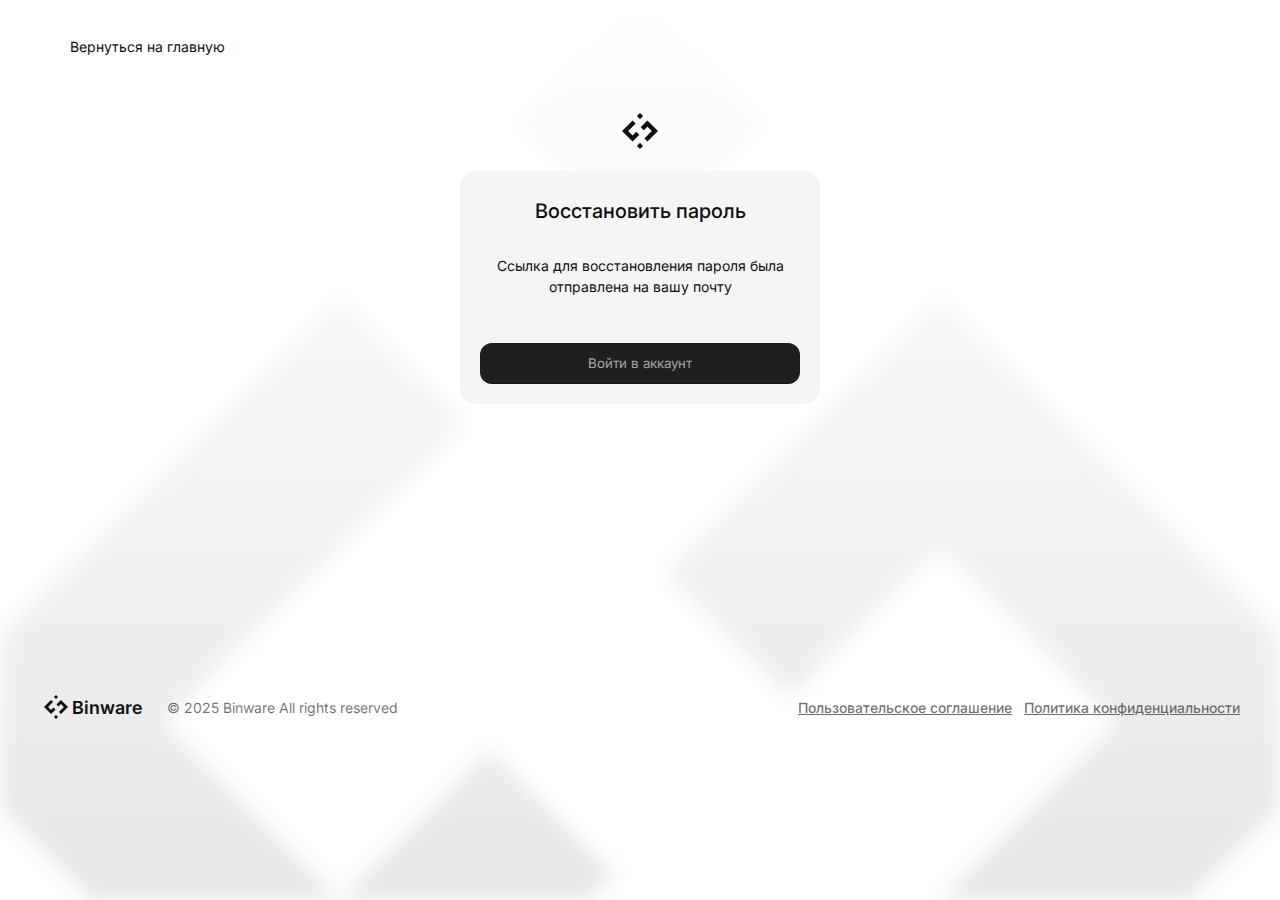
<file: auth/restore.html>
<!DOCTYPE html>
<html lang="en">
<head>
    <meta charset="UTF-8">
    <link rel="stylesheet" href="../css/fonts.css">
    <link rel="stylesheet" href="../css/style.css">
    <link rel="stylesheet" href="../css/footer.css">
    <link rel="stylesheet" href="../css/mode.css">
    <link rel="shortcut icon" href="../favicon.ico" type="image/x-icon">
    <link rel="shortcut icon" href="../favicon.svg" type="image/x-icon">
    <meta name="viewport" content="width=device-width, initial-scale=1.0">
    <title>Восстановить пароль</title>
</head>
<body class="auth">

    <section class="auth_logo_backgorund">
        <div class="auth_header">
            <div class="auth_header_back" onclick="window.history.back()">
                <svg width="18" height="18" viewBox="0 0 18 18" fill="none" xmlns="http://www.w3.org/2000/svg">
                    <path d="M6.21973 3.96978C6.51262 3.67689 6.98738 3.67689 7.28027 3.96978C7.57314 4.26268 7.57316 4.73745 7.28027 5.03033L5.56055 6.75006H12C12.9946 6.75006 13.9481 7.14543 14.6514 7.84869C15.3546 8.55195 15.75 9.50551 15.75 10.5001C15.75 11.4946 15.3546 12.4482 14.6514 13.1514C13.9481 13.8547 12.9945 14.2501 12 14.2501H11.25C10.8358 14.2501 10.5 13.9142 10.5 13.5001C10.5 13.0858 10.8358 12.7501 11.25 12.7501H12C12.5967 12.7501 13.1689 12.5128 13.5908 12.0909C14.0128 11.6689 14.25 11.0968 14.25 10.5001C14.25 9.90333 14.0128 9.33119 13.5908 8.90924C13.2217 8.54009 12.7376 8.31224 12.2227 8.26104L12 8.25006H5.56055L7.28027 9.96978C7.57314 10.2627 7.57316 10.7374 7.28027 11.0303C6.98739 11.3232 6.51261 11.3232 6.21973 11.0303L3.21973 8.03033C3.18473 7.99534 3.15354 7.95667 3.12598 7.91534C3.10647 7.8861 3.08967 7.85565 3.07471 7.82452C3.05825 7.79034 3.04341 7.75514 3.03223 7.71832C3.02842 7.70577 3.02584 7.69292 3.02271 7.68023C3.00843 7.62245 3 7.56225 3 7.50006C3 7.4403 3.0073 7.38219 3.02051 7.32647C3.02416 7.31106 3.02759 7.29553 3.03223 7.28033C3.0434 7.24377 3.05833 7.20882 3.07471 7.17486C3.08908 7.14502 3.10522 7.11582 3.12378 7.0877C3.15181 7.04521 3.18387 7.00564 3.21973 6.96978L6.21973 3.96978Z" fill="white" fill-opacity="0.6"/>
                </svg>
                <p>Вернуться на главную</p>
            </div>
        </div>

        <div class="auth_container">
            <div class="auth_logo_parent">
                <div class="auth_logo img">
                    <!---->
                </div>
            </div>
            <div class="auth_main_inner">
                <h1>Восстановить пароль</h1>
                <p class="auth_main_paragraph">
                    Ссылка для восстановления пароля была отправлена на вашу почту
                </p>            
                <button class="auth_button_1">
                    Войти в аккаунт
                </button>                
            </div>
        </div>

        <footer class="footer_header top">
            <div class="footer_container">
                <div class="footer_inner">
                    <div class="footer_logo">
                        <div style="margin-top: 12px;" class="logo"></div>
                        <p>Binware</p>
                    </div>
                    <p class="footer_copy">
                        © 2025 Binware All rights reserved
                    </p>
                </div>
                <div class="footer_inner">
                    <a href="#">
                        Пользовательское соглашение
                    </a>
                    <a href="#">
                        Политика конфиденциальности
                    </a>
                </div>
            </div>
        </footer>
    </section>

    <script>
        const switcher = document.getElementById("themeSwitch");
        const body = document.body;
        const savedTheme = localStorage.getItem("theme");
        if (savedTheme) {
            body.classList.add(savedTheme);
        } else {
            body.classList.add("light");
        }
        switcher.addEventListener("click", () => {
            body.classList.toggle("light");
            body.classList.toggle("dark");

            const currentTheme = body.classList.contains("light") ? "light" : "dark";
            localStorage.setItem("theme", currentTheme);
        });

        window.addEventListener("storage", (event) => {
            if (event.key === "theme") {
                body.classList.remove("light", "dark");
                body.classList.add(event.newValue);
            }
        });
    </script>
    

    <script src="../js/main.js"></script>
 
</body>
</html>
</file>
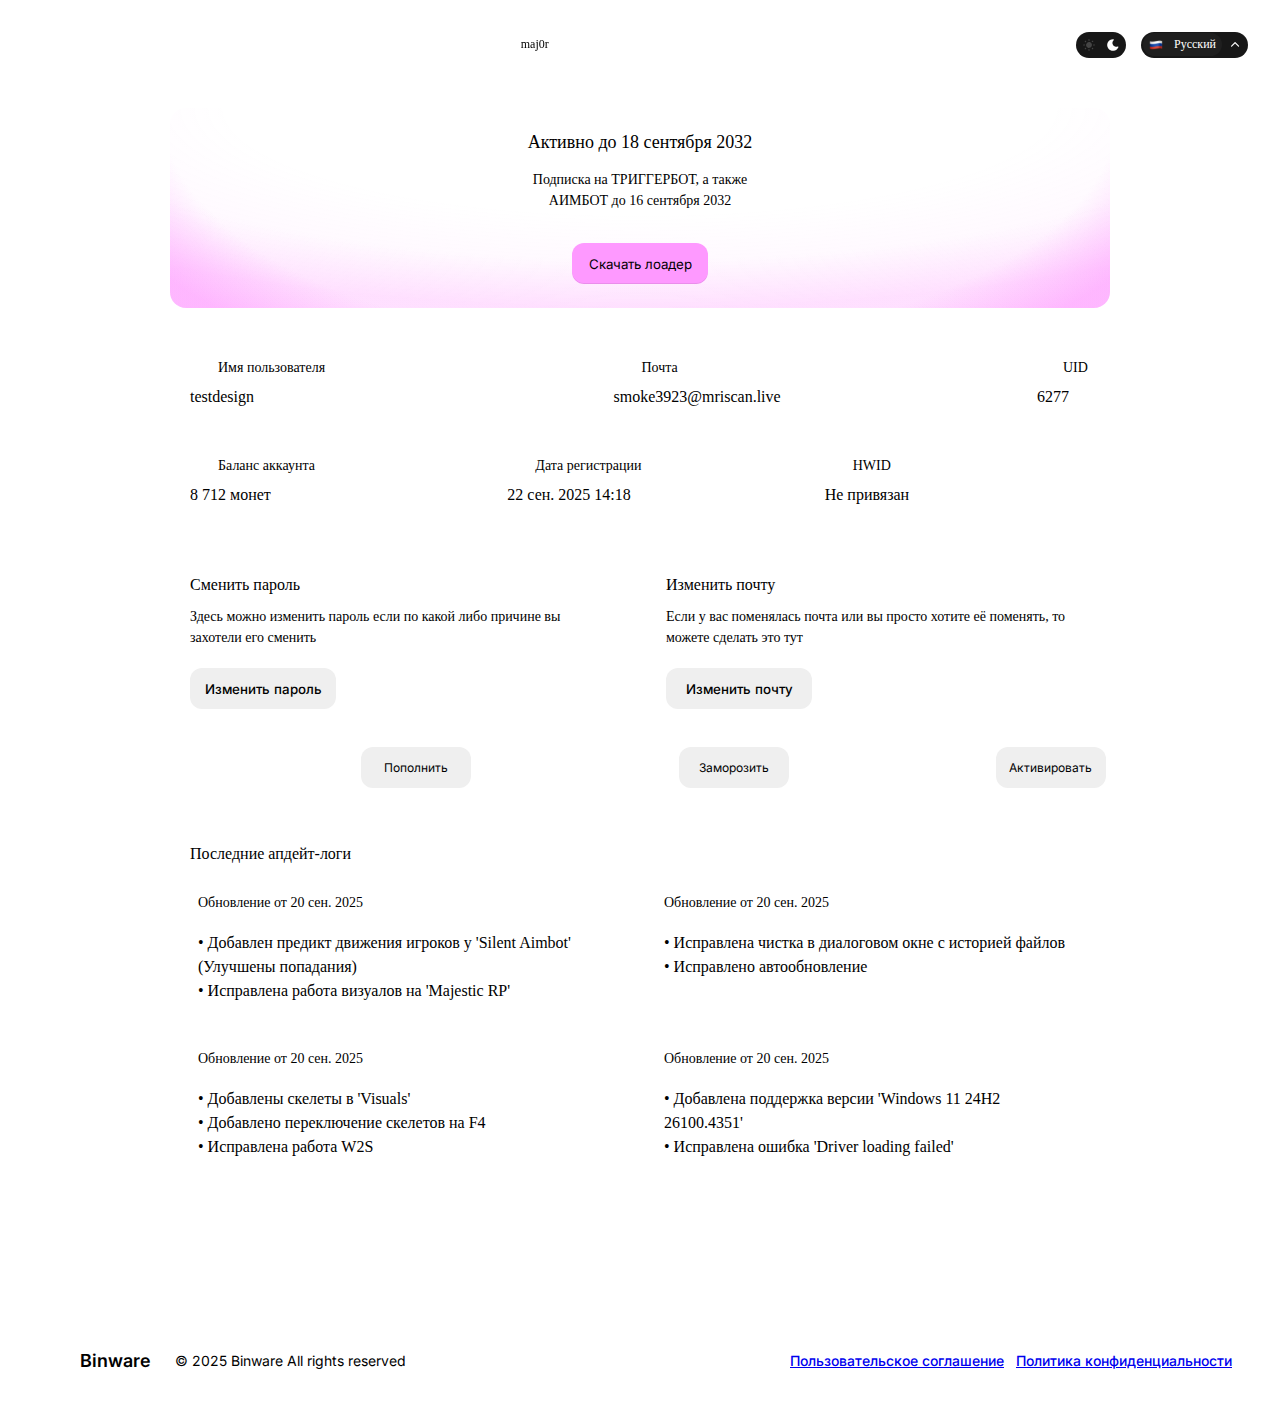
<file: personal-area/index1.html>
<!DOCTYPE html>
<html lang="en">
<head>
    <meta charset="UTF-8">
    <link rel="stylesheet" href="../css/fonts.css">
    <link rel="stylesheet" href="../css/main.css">
    <link rel="stylesheet" href="../css/footer.css">
    <link rel="shortcut icon" href="../favicon.ico" type="image/x-icon">
    <link rel="shortcut icon" href="../favicon.svg" type="image/x-icon">
    <meta name="viewport" content="width=device-width, initial-scale=1.0">
    <title>Binware - Личный кабинет</title>
</head>
<body class="index">
    
    <div class="header">
        <div class="header_container">
            <div class="header_inner">
                <a  href="../" >
                    <img src="../images/logo.svg" alt="logo">
                </a>
            </div>
            <div class="header_inner">
                <ul class="header_menu">
                    <li>
                        <a class="menu_link" href="../personal-area/">
                            Главная
                        </a>
                    </li>
                    <li>
                        <a class="menu_link deactive" href="payment.html">
                            Подписка
                        </a>
                    </li>
                    <li>
                        <a class="menu_link deactive" href="invite.html">
                            Реферальная система
                        </a>
                    </li>
                    <li>
                        <a class="menu_link deactive" href="../admin/license.html">
                            Админ-панель
                        </a>
                    </li>
                </ul>
            </div>
            <div class="header_inner">
               <div class="header_burger" id="burgerButton">
                    <div class="header_name">
                        <span>maj0r</span>
                    </div>
                    <div class="header_svg" id="burgerIcon">
                        <svg width="14" height="14" viewBox="0 0 14 14" fill="none" xmlns="http://www.w3.org/2000/svg">
                            <path d="M10.0878 4.83761C10.3157 4.6098 10.6849 4.6098 10.9127 4.83761C11.1405 5.06542 11.1405 5.43469 10.9127 5.66248L7.41272 9.16248C7.18493 9.39027 6.81566 9.39024 6.58785 9.16248L3.08785 5.66248C2.86004 5.43467 2.86004 5.06542 3.08785 4.83761C3.31565 4.6098 3.68491 4.6098 3.91272 4.83761L7.00028 7.92518L10.0878 4.83761Z" fill="white"/>
                        </svg>
                    </div>
                    <!-- Окно бургера -->
                    <div class="burger_window" id="burgerWindow">
                        <div class="menu_item">Главная</div>
                        <div class="menu_item">Подписка</div>
                        <div class="menu_item">Реферальная система</div>
                        <div class="menu_item">Админ-панель</div>
                        <div class="menu_item">Выйти из аккаунта</div>
                    </div>
                </div>
            </div>
            <div class="header_inner">
                <div class="switch_container">
                    <div class="switch_light">
                        <img src="../images/Icons/light.svg" alt="light-mode">
                    </div>
                    <div class="switch_dark">
                        <img src="../images/Icons/dark.svg" alt="dark-mode">
                    </div>
                </div>
                <div class="header_lang_item">
                    <div class="header_lang_main">
                        <img src="../images/flags/russia.svg" alt="russia">
                        <span>Русский</span>
                    </div>
                    <div class="header_lang_button">
                        <svg width="9" height="5" viewBox="0 0 9 5" fill="none">
                            <path d="M3.67 0.17C3.9 -0.06 4.26 -0.06 4.49 0.17L7.99 3.67C8.22 3.9 8.22 4.27 7.99 4.49C7.76 4.72 7.39 4.72 7.17 4.49L4.08 1.41L0.99 4.49C0.76 4.72 0.39 4.72 0.17 4.49C-0.06 4.27 -0.06 3.9 0.17 3.67L3.67 0.17Z" fill="white"/>
                        </svg>
                    </div>
                    <!-- выпадающий список -->
                    <div class="lang_dropdown">
                        <div class="lang_option active">
                            <img src="../images/flags/russia.svg" width="17" alt="">
                            Русский
                        </div>
                        <div onclick="location.href='en.html'"  class="lang_option">
                            <img src="../images/flags/usa.svg" width="17" alt="">
                            Английский
                        </div>
                    </div>
                </div>
            </div>
        </div>
    </div>


    <div class="plan_container">
        <div class="plan_inner">
            <h1 class="plan_title">
                Активно до 18 сентября 2032
            </h1>
            <p class="plan_paragraph">
                Подписка на ТРИГГЕРБОТ, а также <br>
                АИМБОТ до 16 сентября 2032
            </p>
            <a href="#">
                <button class="plan_button width1">
                    Скачать лоадер
                </button>
            </a>
        </div>
    </div>

    <div class="personalinfo_container">
        <div class="personalinfo_first_inner">
            <div class="personalinfo_title_inside_flex">
                <svg width="16" height="16" viewBox="0 0 16 16" fill="none" xmlns="http://www.w3.org/2000/svg">
                    <path fill-rule="evenodd" clip-rule="evenodd" d="M7.99967 3.99999C8.70692 3.99999 9.38499 4.28115 9.88509 4.78124C10.3852 5.28134 10.6663 5.95942 10.6663 6.66666C10.6663 7.37391 10.3852 8.05198 9.88509 8.55208C9.38499 9.05218 8.70692 9.33333 7.99967 9.33333C7.29243 9.33333 6.61436 9.05218 6.11426 8.55208C5.61416 8.05198 5.33301 7.37391 5.33301 6.66666C5.33301 5.95942 5.61416 5.28134 6.11426 4.78124C6.61436 4.28115 7.29243 3.99999 7.99967 3.99999ZM7.99967 5.33333C7.64605 5.33333 7.30701 5.47391 7.05697 5.72395C6.80692 5.974 6.66634 6.31304 6.66634 6.66666C6.66634 7.02028 6.80692 7.35932 7.05697 7.60937C7.30701 7.85942 7.64605 8 7.99967 8C8.3533 8 8.69233 7.85942 8.94238 7.60937C9.19243 7.35932 9.33301 7.02028 9.33301 6.66666C9.33301 6.31304 9.19243 5.974 8.94238 5.72395C8.69233 5.47391 8.3533 5.33333 7.99967 5.33333Z" fill="white" fill-opacity="0.6"/><path fill-rule="evenodd" clip-rule="evenodd" d="M8.3278 1.34114C9.09119 1.37876 9.84347 1.54738 10.5511 1.84049C11.3599 2.17552 12.0948 2.66676 12.7139 3.2858C13.3329 3.90484 13.8241 4.63975 14.1592 5.44856C14.4942 6.2574 14.6663 7.12452 14.6663 8L14.6585 8.32812C14.6209 9.09151 14.4523 9.84379 14.1592 10.5514C13.8241 11.3602 13.3329 12.0951 12.7139 12.7142C12.602 12.826 12.4847 12.9318 12.3656 13.0352C12.34 13.0614 12.3122 13.0855 12.2822 13.1074C11.7626 13.5432 11.1797 13.8991 10.5511 14.1595C9.84347 14.4526 9.09119 14.6212 8.3278 14.6588L7.99967 14.6667C7.1242 14.6667 6.25708 14.4945 5.44824 14.1595C4.63943 13.8245 3.90452 13.3332 3.28548 12.7142C2.66644 12.0951 2.1752 11.3602 1.84017 10.5514C1.54706 9.84379 1.37844 9.09151 1.34082 8.32812L1.33301 8C1.33301 7.12452 1.50514 6.2574 1.84017 5.44856C2.1752 4.63975 2.66644 3.90484 3.28548 3.2858C3.90452 2.66676 4.63943 2.17552 5.44824 1.84049C6.25708 1.50546 7.1242 1.33333 7.99967 1.33333L8.3278 1.34114ZM6.66634 11.3333C6.23627 11.3332 5.81747 11.4719 5.47233 11.7285C5.24574 11.897 5.05956 12.1109 4.92285 12.3542C5.24546 12.5819 5.59208 12.7752 5.95866 12.9271C6.60573 13.1951 7.29929 13.3333 7.99967 13.3333L8.26204 13.3268C8.87279 13.2967 9.47454 13.1616 10.0407 12.9271C10.4073 12.7752 10.7539 12.5819 11.0765 12.3542C10.94 12.1113 10.7543 11.8975 10.5283 11.7292C10.2261 11.5041 9.8673 11.3698 9.49382 11.3398L9.33301 11.3333H6.66634ZM7.99967 2.66666C7.29929 2.66666 6.60573 2.80489 5.95866 3.07291C5.31164 3.34094 4.7234 3.7333 4.22819 4.22851C3.73298 4.72372 3.34062 5.31196 3.07259 5.95898C2.80457 6.60605 2.66634 7.29961 2.66634 8L2.67285 8.26236C2.70293 8.87312 2.83809 9.47486 3.07259 10.041C3.28288 10.5486 3.57052 11.0194 3.9235 11.4381C4.12911 11.1407 4.38292 10.8767 4.67676 10.6582C5.25193 10.2306 5.94964 9.99982 6.66634 10H9.33301C10.0505 9.9998 10.749 10.231 11.3245 10.6595C11.6173 10.8775 11.8701 11.141 12.0752 11.4375C12.4282 11.0188 12.7165 10.5486 12.9268 10.041C13.1948 9.39394 13.333 8.70038 13.333 8L13.3265 7.73763C13.2964 7.12687 13.1613 6.52513 12.9268 5.95898C12.6587 5.31196 12.2664 4.72372 11.7712 4.22851C11.2759 3.7333 10.6877 3.34094 10.0407 3.07291C9.47454 2.83841 8.87279 2.70325 8.26204 2.67317L7.99967 2.66666Z" fill="white" fill-opacity="0.6"/>
                </svg>
                <h1>
                    Имя пользователя
                </h1>
            </div>
            <div class="personalinfo_description_inside_flex">
                <p>
                    testdesign
                </p>
            </div>
        </div>
        <div class="personalinfo_second_inner">
            <div class="personalinfo_title_inside_flex">
                <svg width="16" height="16" viewBox="0 0 16 16" fill="none" xmlns="http://www.w3.org/2000/svg">
                    <path fill-rule="evenodd" clip-rule="evenodd" d="M12.6663 2.66667C13.1968 2.66667 13.7053 2.87754 14.0804 3.25261C14.4399 3.61214 14.6464 4.09439 14.6631 4.60092C14.6647 4.61761 14.6647 4.63434 14.665 4.65105C14.6651 4.65626 14.6663 4.66146 14.6663 4.66667V11.3333C14.6663 11.8638 14.4555 12.3723 14.0804 12.7474C13.7053 13.1225 13.1968 13.3333 12.6663 13.3333H3.33301C2.80257 13.3333 2.29402 13.1225 1.91895 12.7474C1.54387 12.3723 1.33301 11.8638 1.33301 11.3333V4.66667C1.33301 4.66146 1.33362 4.65625 1.33366 4.65105C1.33404 4.63434 1.33462 4.61762 1.33626 4.60092C1.35294 4.09439 1.55942 3.61214 1.91895 3.25261C2.29402 2.87754 2.80257 2.66667 3.33301 2.66667H12.6663ZM8.36947 9.22136C8.14553 9.37065 7.85382 9.37065 7.62988 9.22136L2.66634 5.91211V11.3333C2.66634 11.5101 2.73663 11.6797 2.86165 11.8047C2.98668 11.9297 3.1562 12 3.33301 12H12.6663C12.8432 12 13.0127 11.9297 13.1377 11.8047C13.2627 11.6797 13.333 11.5101 13.333 11.3333V5.91211L8.36947 9.22136ZM3.33301 4.00001C3.1562 4.00001 2.98668 4.07029 2.86165 4.19532C2.81282 4.24416 2.77242 4.29983 2.74121 4.36003L7.99967 7.86524L13.2575 4.36003C13.2263 4.29993 13.1865 4.24408 13.1377 4.19532C13.0283 4.08589 12.8848 4.01839 12.7321 4.00326L12.6663 4.00001H3.33301Z" fill="white" fill-opacity="0.6"/>
                </svg>
                <h1>
                    Почта
                </h1>
            </div>
            <div class="personalinfo_description_inside_flex">
                <p>
                    smoke3923@mriscan.live
                </p>
            </div>
        </div>
        <div class="personalinfo_third_inner">
            <div class="personalinfo_title_inside_flex">
                <svg width="14" height="12" viewBox="0 0 14 12" fill="none" xmlns="http://www.w3.org/2000/svg">
                    <path d="M10 8C10.3682 8 10.6667 8.29848 10.6667 8.66667C10.6667 9.03486 10.3682 9.33333 10 9.33333H3.33333C2.96514 9.33333 2.66667 9.03486 2.66667 8.66667C2.66667 8.29848 2.96514 8 3.33333 8H10Z" fill="white" fill-opacity="0.6"/><path fill-rule="evenodd" clip-rule="evenodd" d="M4.86458 2.67643C5.32234 2.72194 5.7526 2.92447 6.08073 3.2526C6.4558 3.62768 6.66667 4.13623 6.66667 4.66667C6.66667 5.1971 6.4558 5.70566 6.08073 6.08073C5.70566 6.4558 5.1971 6.66667 4.66667 6.66667C4.13623 6.66667 3.62768 6.4558 3.2526 6.08073C2.92447 5.7526 2.72194 5.32234 2.67643 4.86458L2.66667 4.66667C2.66667 4.13623 2.87753 3.62768 3.2526 3.2526C3.62768 2.87753 4.13623 2.66667 4.66667 2.66667L4.86458 2.67643ZM4.66667 4C4.48986 4 4.32034 4.07029 4.19531 4.19531C4.07029 4.32034 4 4.48986 4 4.66667L4.00326 4.73242C4.01838 4.88509 4.08588 5.02859 4.19531 5.13802C4.32034 5.26305 4.48986 5.33333 4.66667 5.33333C4.84348 5.33333 5.013 5.26305 5.13802 5.13802C5.26305 5.013 5.33333 4.84348 5.33333 4.66667C5.33333 4.48986 5.26305 4.32034 5.13802 4.19531C5.02859 4.08588 4.88509 4.01838 4.73242 4.00326L4.66667 4Z" fill="white" fill-opacity="0.6"/><path d="M10 5.33333C10.3682 5.33333 10.6667 5.63181 10.6667 6C10.6667 6.36819 10.3682 6.66667 10 6.66667H8.66667C8.29848 6.66667 8 6.36819 8 6C8 5.63181 8.29848 5.33333 8.66667 5.33333H10Z" fill="white" fill-opacity="0.6"/><path d="M10 2.66667C10.3682 2.66667 10.6667 2.96514 10.6667 3.33333C10.6667 3.70152 10.3682 4 10 4H8.66667C8.29848 4 8 3.70152 8 3.33333C8 2.96514 8.29848 2.66667 8.66667 2.66667H10Z" fill="white" fill-opacity="0.6"/><path fill-rule="evenodd" clip-rule="evenodd" d="M10.6667 0C11.3739 0 12.052 0.281153 12.5521 0.78125C13.0522 1.28135 13.3333 1.95942 13.3333 2.66667V9.33333C13.3333 10.0406 13.0522 10.7187 12.5521 11.2188C12.052 11.7188 11.3739 12 10.6667 12H2.66667C1.95942 12 1.28135 11.7188 0.78125 11.2188C0.281153 10.7187 0 10.0406 0 9.33333V2.66667C0 1.95942 0.281153 1.28135 0.78125 0.78125C1.28135 0.281153 1.95942 0 2.66667 0H10.6667ZM2.66667 1.33333C2.31304 1.33333 1.97401 1.47391 1.72396 1.72396C1.47391 1.97401 1.33333 2.31304 1.33333 2.66667V9.33333L1.33984 9.46484C1.3701 9.77018 1.5051 10.0572 1.72396 10.276C1.97401 10.5261 2.31304 10.6667 2.66667 10.6667H10.6667L10.7982 10.6602C11.1035 10.6299 11.3905 10.4949 11.6094 10.276C11.8282 10.0572 11.9632 9.77018 11.9935 9.46484L12 9.33333V2.66667C12 2.31304 11.8594 1.97401 11.6094 1.72396C11.3593 1.47391 11.0203 1.33333 10.6667 1.33333H2.66667Z" fill="white" fill-opacity="0.6"/>
                </svg>
                <h1>
                    UID
                </h1>
            </div>
            <div class="personalinfo_description_inside_flex">
                <p>
                    6277
                </p>
            </div>
        </div>
        <div class="personalinfo_fourth_inner">
            <div class="personalinfo_title_inside_flex">
                <svg width="16" height="16" viewBox="0 0 16 16" fill="none" xmlns="http://www.w3.org/2000/svg">
                    <path fill-rule="evenodd" clip-rule="evenodd" d="M7.99967 4.00001C8.36786 4.00001 8.66634 4.29849 8.66634 4.66668C9.02122 4.65871 9.37208 4.74546 9.68262 4.91798C9.99957 5.09413 10.2626 5.35317 10.4437 5.66733C10.6274 5.9862 10.5183 6.39354 10.1995 6.57748C9.88066 6.76128 9.47269 6.65211 9.28874 6.33334C9.22836 6.22861 9.1405 6.14206 9.03483 6.08334C8.92916 6.02465 8.80929 5.99594 8.68848 6.00001H8.66634V7.33334L8.86426 7.34311C9.32197 7.38865 9.75228 7.59118 10.0804 7.91928C10.4554 8.29432 10.6663 8.80297 10.6663 9.33334C10.6663 9.86372 10.4554 10.3724 10.0804 10.7474C9.75228 11.0755 9.32197 11.278 8.86426 11.3236L8.66634 11.3333C8.66634 11.7015 8.36786 12 7.99967 12C7.63148 12 7.33301 11.7015 7.33301 11.3333H7.21973C6.90384 11.3225 6.59416 11.2368 6.31673 11.0827C5.9998 10.9066 5.7368 10.6474 5.55566 10.3333C5.37182 10.0144 5.481 9.60649 5.7998 9.42254C6.11879 9.23865 6.52673 9.34835 6.71061 9.66733C6.77099 9.77197 6.85891 9.858 6.96452 9.91668C7.0702 9.97538 7.19005 10.0047 7.31087 10.0007L7.33301 10V8.66668L7.13509 8.65691C6.67738 8.61138 6.24707 8.40884 5.91895 8.08074C5.54393 7.7057 5.33303 7.19705 5.33301 6.66668C5.33304 6.1363 5.54393 5.62766 5.91895 5.25261C6.24707 4.92452 6.67738 4.72199 7.13509 4.67644L7.33301 4.66668C7.33301 4.29849 7.63148 4.00001 7.99967 4.00001ZM8.66634 10L8.7321 9.99676C8.88473 9.98162 9.02827 9.9141 9.1377 9.8047C9.26266 9.6797 9.33298 9.51009 9.33301 9.33334C9.33298 9.15659 9.26266 8.98698 9.1377 8.86199C9.01268 8.737 8.84313 8.66668 8.66634 8.66668V10ZM7.26725 6.00327C7.11461 6.01841 6.97107 6.08593 6.86165 6.19532C6.73669 6.32032 6.66637 6.48993 6.66634 6.66668C6.66637 6.84343 6.73669 7.01304 6.86165 7.13803C6.97108 7.24743 7.11462 7.31496 7.26725 7.33009L7.33301 7.33334V6.00001L7.26725 6.00327Z" fill="white" fill-opacity="0.6"/><path fill-rule="evenodd" clip-rule="evenodd" d="M8.3278 1.34116C9.09119 1.37877 9.84347 1.54739 10.5511 1.84051C11.3599 2.17554 12.0948 2.66678 12.7139 3.28582C13.3329 3.90486 13.8241 4.63977 14.1592 5.44858C14.4942 6.25742 14.6663 7.12453 14.6663 8.00001L14.6585 8.32814C14.6209 9.09152 14.4523 9.8438 14.1592 10.5514C13.8241 11.3603 13.3329 12.0952 12.7139 12.7142C12.0948 13.3332 11.3599 13.8245 10.5511 14.1595C9.84347 14.4526 9.09119 14.6212 8.3278 14.6589L7.99967 14.6667C7.1242 14.6667 6.25708 14.4945 5.44824 14.1595C4.63943 13.8245 3.90452 13.3332 3.28548 12.7142C2.66644 12.0952 2.1752 11.3603 1.84017 10.5514C1.54706 9.8438 1.37844 9.09152 1.34082 8.32814L1.33301 8.00001C1.33301 7.12453 1.50514 6.25742 1.84017 5.44858C2.1752 4.63977 2.66644 3.90486 3.28548 3.28582C3.90452 2.66678 4.63943 2.17554 5.44824 1.84051C6.25708 1.50547 7.1242 1.33334 7.99967 1.33334L8.3278 1.34116ZM7.99967 2.66668C7.29929 2.66668 6.60573 2.8049 5.95866 3.07293C5.31164 3.34095 4.7234 3.73331 4.22819 4.22853C3.73298 4.72374 3.34062 5.31198 3.07259 5.95899C2.80457 6.60606 2.66634 7.29963 2.66634 8.00001L2.67285 8.26238C2.70293 8.87313 2.83809 9.47488 3.07259 10.041C3.34062 10.688 3.73298 11.2763 4.22819 11.7715C4.7234 12.2667 5.31164 12.6591 5.95866 12.9271C6.60573 13.1951 7.29929 13.3333 7.99967 13.3333L8.26204 13.3268C8.87279 13.2968 9.47454 13.1616 10.0407 12.9271C10.6877 12.6591 11.2759 12.2667 11.7712 11.7715C12.2664 11.2763 12.6587 10.688 12.9268 10.041C13.1948 9.39396 13.333 8.70039 13.333 8.00001L13.3265 7.73764C13.2964 7.12689 13.1613 6.52514 12.9268 5.95899C12.6587 5.31198 12.2664 4.72374 11.7712 4.22853C11.2759 3.73331 10.6877 3.34095 10.0407 3.07293C9.47454 2.83842 8.87279 2.70327 8.26204 2.67319L7.99967 2.66668Z" fill="white" fill-opacity="0.6"/>
                </svg>
                <h1>
                    Баланс аккаунта
                </h1>
            </div>
            <div class="personalinfo_description_inside_flex">
                <p>
                    8 712 монет
                </p>
            </div>
        </div>
        <div class="personalinfo_fifth_inner">
            <div class="personalinfo_title_inside_flex">
                <svg width="16" height="16" viewBox="0 0 16 16" fill="none" xmlns="http://www.w3.org/2000/svg">
                    <path d="M11.9997 10.3307C12.3679 10.3307 12.6663 10.6292 12.6663 10.9974V11.724L13.1377 12.1953C13.398 12.4557 13.398 12.8777 13.1377 13.138C12.8774 13.3983 12.4553 13.3983 12.195 13.138L11.5283 12.4714C11.4033 12.3464 11.333 12.1768 11.333 12V10.9974C11.333 10.6292 11.6315 10.3307 11.9997 10.3307Z" fill="white" fill-opacity="0.6"/><path fill-rule="evenodd" clip-rule="evenodd" d="M12.165 8.67058C12.9889 8.71147 13.7704 9.0572 14.3564 9.64324C14.9816 10.2684 15.333 11.116 15.333 12C15.333 12.8841 14.9816 13.7317 14.3564 14.3568C13.7313 14.9819 12.8837 15.3333 11.9997 15.3333C11.1156 15.3333 10.268 14.9819 9.6429 14.3568C9.05687 13.7707 8.71113 12.9892 8.67025 12.1654L8.66634 12C8.66634 11.116 9.01778 10.2684 9.6429 9.64324C10.268 9.01812 11.1156 8.66668 11.9997 8.66668L12.165 8.67058ZM11.9997 10C11.4692 10 10.9607 10.2109 10.5856 10.5859C10.2105 10.961 9.99967 11.4696 9.99967 12L10.0094 12.1979C10.0549 12.6557 10.2575 13.0859 10.5856 13.4141C10.9607 13.7891 11.4692 14 11.9997 14C12.5301 14 13.0387 13.7891 13.4137 13.4141C13.7888 13.039 13.9997 12.5304 13.9997 12C13.9997 11.4696 13.7888 10.961 13.4137 10.5859C13.0856 10.2578 12.6553 10.0553 12.1976 10.0098L11.9997 10Z" fill="white" fill-opacity="0.6"/><path fill-rule="evenodd" clip-rule="evenodd" d="M9.99967 1.33334C10.3679 1.33334 10.6663 1.63182 10.6663 2.00001V2.66668H11.333C11.8634 2.66668 12.372 2.87754 12.7471 3.25261C13.1221 3.62769 13.333 4.13624 13.333 4.66668V7.33334C13.333 7.70153 13.0345 8.00001 12.6663 8.00001H2.66634V12.6667C2.66634 12.8435 2.73663 13.013 2.86165 13.138C2.98668 13.2631 3.1562 13.3333 3.33301 13.3333H7.86296C8.23115 13.3333 8.52962 13.6318 8.52962 14C8.52962 14.3682 8.23115 14.6667 7.86296 14.6667H3.33301C2.80257 14.6667 2.29402 14.4558 1.91895 14.0807C1.54387 13.7057 1.33301 13.1971 1.33301 12.6667V4.66668C1.33301 4.13624 1.54387 3.62769 1.91895 3.25261C2.29402 2.87754 2.80257 2.66668 3.33301 2.66668H3.99967V2.00001C3.99967 1.63182 4.29815 1.33334 4.66634 1.33334C5.03453 1.33334 5.33301 1.63182 5.33301 2.00001V2.66668H9.33301V2.00001C9.33301 1.63182 9.63148 1.33334 9.99967 1.33334ZM3.33301 4.00001C3.1562 4.00001 2.98668 4.0703 2.86165 4.19532C2.73663 4.32035 2.66634 4.48987 2.66634 4.66668V6.66668H11.9997V4.66668C11.9997 4.48987 11.9294 4.32035 11.8044 4.19532C11.6949 4.08589 11.5514 4.01839 11.3988 4.00327L11.333 4.00001H10.6663V4.66668C10.6663 5.03487 10.3679 5.33334 9.99967 5.33334C9.63148 5.33334 9.33301 5.03487 9.33301 4.66668V4.00001H5.33301V4.66668C5.33301 5.03487 5.03453 5.33334 4.66634 5.33334C4.29815 5.33334 3.99967 5.03487 3.99967 4.66668V4.00001H3.33301Z" fill="white" fill-opacity="0.6"/>
                </svg>
                <h1>
                    Дата регистрации
                </h1>
            </div>
            <div class="personalinfo_description_inside_flex">
                <p>
                    22 сен. 2025 14:18
                </p>
            </div>
        </div>
        <div class="personalinfo_sixth_inner">
            <div class="personalinfo_title_inside_flex">
                <svg width="16" height="16" viewBox="0 0 16 16" fill="none" xmlns="http://www.w3.org/2000/svg">
                    <path d="M13.9997 12C14.3679 12 14.6663 12.2985 14.6663 12.6667C14.6663 13.0349 14.3679 13.3333 13.9997 13.3333H1.99967C1.63148 13.3333 1.33301 13.0349 1.33301 12.6667C1.33301 12.2985 1.63148 12 1.99967 12H13.9997Z" fill="white" fill-opacity="0.6"/><path fill-rule="evenodd" clip-rule="evenodd" d="M11.9997 3.33334C12.3533 3.33334 12.6923 3.47392 12.9424 3.72397C13.1924 3.97402 13.333 4.31306 13.333 4.66668V10C13.333 10.3536 13.1924 10.6927 12.9424 10.9427C12.6923 11.1928 12.3533 11.3333 11.9997 11.3333H3.99967C3.64605 11.3333 3.30701 11.1928 3.05697 10.9427C2.80692 10.6927 2.66634 10.3536 2.66634 10V4.66668C2.66634 4.31305 2.80692 3.97402 3.05697 3.72397C3.30701 3.47392 3.64605 3.33334 3.99967 3.33334H11.9997ZM3.99967 10H11.9997V4.66668H3.99967V10Z" fill="white" fill-opacity="0.6"/>
                </svg>
                <h1>
                    HWID
                </h1>
            </div>
            <div class="personalinfo_description_inside_flex">
                <p>
                    Не привязан
                </p>
            </div>
        </div>
    </div>
    
    <div class="setting_container">
        <div class="setting_first_inner">
            <div class="setting_text_content">
                <h1>
                    Сменить пароль
                </h1>
                <p>
                    Здесь можно изменить пароль если по какой либо причине вы захотели его сменить
                </p>
            </div>
            <button class="setting_change_button">
                Изменить пароль
            </button>
        </div>
        <div class="setting_second_inner">
            <div class="setting_text_content">
                <h1>
                    Изменить почту
                </h1>
                <p>
                    Если у вас поменялась почта или вы просто хотите её поменять, то можете сделать это тут
                </p>
            </div>
            <button class="setting_change_button">
                Изменить почту
            </button>
        </div>
        <div class="setting_third_inner">
            <p class="setting_doing_text">
                Пополнение баланса
            </p>
            <button class="setting_change_button_newversion">
                Пополнить
            </button>
        </div>
        <div class="setting_fourth_inner">
            <p class="setting_doing_text">
                Заморозка подписки
            </p>
            <button class="setting_change_button_newversion">
                Заморозить
            </button>
        </div>
        <div class="setting_fifth_inner">
            <p class="setting_doing_text">
                Активация ключа
            </p>
            <button class="setting_change_button_newversion">
                Активировать
            </button>
        </div>
    </div>

    <div class="update_logs_container">
        <div class="update_logs_main_text">
            <h1>
                Последние апдейт-логи
            </h1>
        </div>
        <div class="update_logs_flex">
            <div class="update_logs_flex_inner">
                <div class="update_logs_date">
                    <p>
                        Обновление от 20 сен. 2025
                    </p>
                </div>
                <div class="update_logs_information">
                    <p>
                        • Добавлен предикт движения игроков у 'Silent Aimbot' (Улучшены попадания) <br>
                        • Исправлена работа визуалов на 'Majestic RP'
                    </p>
                </div>
            </div>
            <div class="update_logs_flex_inner">
                <div class="update_logs_date">
                    <p>
                       Обновление от 20 сен. 2025
                    </p>
                </div>
                <div class="update_logs_information">
                    <p>
                        • Исправлена чистка в диалоговом окне с историей файлов <br>
                        • Исправлено автообновление
                    </p>
                </div>
            </div>
            <div class="update_logs_flex_inner">
                <div class="update_logs_date">
                    <p>
                        Обновление от 20 сен. 2025
                    </p>
                </div>
                <div class="update_logs_information">
                    <p>
                        • Добавлены скелеты в 'Visuals' <br>
                        • Добавлено переключение скелетов на F4 <br>
                        • Исправлена работа W2S
                    </p>
                </div>
            </div>
            <div class="update_logs_flex_inner">
                <div class="update_logs_date">
                    <p>
                        Обновление от 20 сен. 2025
                    </p>
                </div>
                <div class="update_logs_information">
                    <p>
                        • Добавлена поддержка версии 'Windows 11 24H2 26100.4351' <br>
                        • Исправлена ошибка 'Driver loading failed'
                    </p>
                </div>
            </div>
        </div>
    </div>


    <footer class="footer_header">
        <div class="footer_container">
            <div class="footer_inner">
                <div class="footer_logo">
                    <img src="../images/logo.svg" alt="">
                    <p>Binware</p>
                </div>
                <p class="footer_copy">
                    © 2025 Binware All rights reserved
                </p>
            </div>
            <div class="footer_inner">
                <a href="#">
                    Пользовательское соглашение
                </a>
                <a href="#">
                    Политика конфиденциальности
                </a>
            </div>
        </div>
    </footer>

        <script>
        const burgerButton = document.getElementById('burgerButton');
        const burgerWindow = document.getElementById('burgerWindow');
        const burgerIcon = document.getElementById('burgerIcon');

        burgerButton.addEventListener('click', function() {
            burgerWindow.classList.toggle('active');
            burgerIcon.classList.toggle('active');
        });

        document.addEventListener('click', function(event) {
            if (!burgerButton.contains(event.target)) {
                burgerWindow.classList.remove('active');
                burgerIcon.classList.remove('active');
            }
        });
    </script>

    <script>
        const switcher = document.getElementById("themeSwitch");
        const body = document.body;

        const savedTheme = localStorage.getItem("theme");
        if (savedTheme) {
            body.classList.add(savedTheme);
        }

        switcher.addEventListener("click", () => {
            body.classList.toggle("light");
            body.classList.toggle("dark");

            const currentTheme = body.classList.contains("light") ? "light" : "dark";
            localStorage.setItem("theme", currentTheme);
        });
    </script>
    


    <script src="../js/main.js"></script>

</body>
</html>
</file>
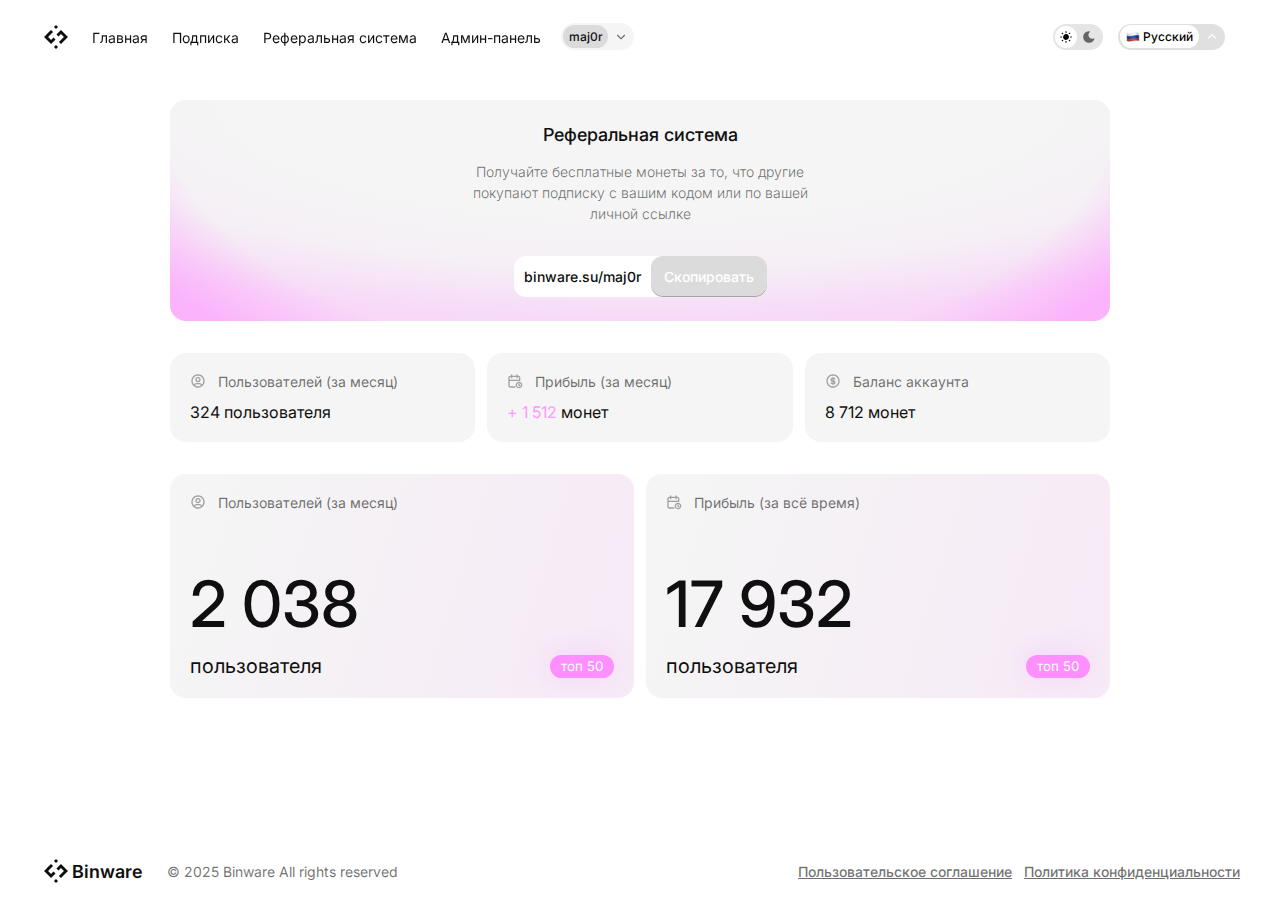
<file: personal-area/invite.html>
<!DOCTYPE html>
<html lang="en">
<head>
    <meta charset="UTF-8">
    <link rel="stylesheet" href="../css/fonts.css">
    <link rel="stylesheet" href="../css/main.css">
    <link rel="stylesheet" href="../css/footer.css">
    <link rel="stylesheet" href="../css/mode.css">
    <link rel="shortcut icon" href="../favicon.ico" type="image/x-icon">
    <link rel="shortcut icon" href="../favicon.svg" type="image/x-icon">
    <meta name="viewport" content="width=device-width, initial-scale=1.0">
    <title>Binware - Платежка</title>
</head>
<body class="index">
    
    <div class="header">
        <div class="header_container">
            <div  class="header_inner logo">
                <a href="../index.html">
                    <!---->
                </a>
            </div>
            <div class="header_inner">
                <ul class="header_menu">
                    <li>
                        <a class="menu_link deactive" href="../personal-area/">
                            Главная
                        </a>
                    </li>
                    <li>
                        <a class="menu_link deactive" href="payment.html">
                            Подписка
                        </a>
                    </li>
                    <li>
                        <a class="menu_link" href="invite.html">
                            Реферальная система
                        </a>
                    </li>
                    <li>
                        <a class="menu_link deactive" href="../admin/license.html">
                            Админ-панель
                        </a>
                    </li>
                </ul>
            </div>
            <div class="header_inner none">
               <div class="header_burger" data-burger>
                    <div class="header_name">
                        <span>maj0r</span>
                    </div>

                    <div class="header_svg" data-burger-icon>
                        <svg width="14" height="14" viewBox="0 0 14 14" fill="none" xmlns="http://www.w3.org/2000/svg"> 
                            <path d="M10.0878 4.83761C10.3157 4.6098 10.6849 4.6098 10.9127 4.83761C11.1405 5.06542 11.1405 5.43469 10.9127 5.66248L7.41272 9.16248C7.18493 9.39027 6.81566 9.39024 6.58785 9.16248L3.08785 5.66248C2.86004 5.43467 2.86004 5.06542 3.08785 4.83761C3.31565 4.6098 3.68491 4.6098 3.91272 4.83761L7.00028 7.92518L10.0878 4.83761Z"  /> 
                        </svg>
                    </div>

                    <div class="burger_window" data-burger-window>
                        <div class="menu_item active" onclick="location.href='index.html';">Главная</div>
                        <div class="menu_item" onclick="location.href='payment.html';">Подписка</div>
                        <div class="menu_item" onclick="location.href='invite.html';">Реферальная система</div>
                        <div class="menu_item" onclick="location.href='../admin/license.html';">Админ-панель</div>
                        <div class="menu_item" onclick="location.href='../index.html';">Выйти из аккаунта</div>
                    </div>
                </div>
            </div>
            <div class="header_inner">
                <div class="switch_container" id="themeSwitch">
                    <div class="switch_light">
                        <svg width="14" height="14" viewBox="0 0 14 14" fill="none" xmlns="http://www.w3.org/2000/svg">
                            <path d="M7.00011 11.0833C7.14294 11.0834 7.28074 11.136 7.38748 11.2309C7.49421 11.3258 7.56272 11.4565 7.57945 11.5983L7.58344 11.6667V12.25C7.58328 12.3987 7.526 12.5418 7.42394 12.6499C7.32191 12.7579 7.18259 12.8229 7.03429 12.8316C6.88592 12.8403 6.73984 12.792 6.62584 12.6966C6.51185 12.6012 6.43835 12.466 6.42076 12.3184L6.41677 12.25V11.6667C6.41677 11.512 6.47828 11.3636 6.58767 11.2542C6.69706 11.1449 6.84543 11.0833 7.00011 11.0833Z"  /><path d="M3.67499 9.74178C3.82966 9.74179 3.97805 9.80333 4.08743 9.91268C4.18782 10.0131 4.24828 10.1469 4.25719 10.2887C4.26604 10.4303 4.22287 10.5707 4.13585 10.6829L4.08743 10.7375L3.67898 11.146C3.57409 11.2505 3.43331 11.3112 3.28535 11.3158C3.13721 11.3203 2.99262 11.2679 2.88146 11.1699C2.77035 11.0719 2.70068 10.9352 2.68663 10.7877C2.67264 10.6402 2.71512 10.493 2.80569 10.3758L2.85411 10.3211L3.26256 9.91268C3.37195 9.80332 3.52031 9.74178 3.67499 9.74178Z"   /><path d="M10.2164 9.75147C10.3562 9.72508 10.5009 9.75049 10.6232 9.82324L10.6824 9.86426L10.7377 9.91268L11.1455 10.3211C11.2501 10.4261 11.3113 10.5667 11.3159 10.7148C11.3204 10.8629 11.268 11.0075 11.17 11.1187C11.072 11.2298 10.9353 11.2994 10.7878 11.3135C10.6404 11.3275 10.4931 11.2849 10.3759 11.1944L10.3207 11.146L9.91279 10.7375C9.81212 10.6371 9.75138 10.503 9.74246 10.361C9.73358 10.2191 9.77711 10.0791 9.86437 9.9668C9.95164 9.85451 10.0767 9.77786 10.2164 9.75147Z"   /><path d="M7.00011 4.08333C7.57147 4.08333 8.1303 4.25105 8.60712 4.56584C9.08401 4.88072 9.45821 5.32887 9.68264 5.85441C9.90708 6.37997 9.97182 6.96014 9.86949 7.52238C9.76714 8.08457 9.5019 8.60442 9.10672 9.01717C8.71152 9.42989 8.20388 9.71766 7.64667 9.84432C7.08947 9.97097 6.50721 9.93115 5.97244 9.72982C5.43762 9.52843 4.97361 9.17403 4.63829 8.71126C4.30301 8.24852 4.11109 7.69737 4.08629 7.12647L4.08344 7L4.08629 6.87354C4.11891 6.12264 4.44008 5.41321 4.98294 4.89339C5.5258 4.37357 6.2485 4.08338 7.00011 4.08333Z"  /><path d="M2.33344 6.41667C2.48207 6.41687 2.62527 6.47357 2.73334 6.5756C2.84145 6.67767 2.90635 6.81741 2.91507 6.96582C2.92377 7.11419 2.87542 7.26027 2.78006 7.37427C2.68468 7.48822 2.54935 7.56174 2.4018 7.57935L2.33344 7.58333H1.75011C1.60149 7.58317 1.4583 7.52639 1.35021 7.4244C1.24209 7.32233 1.1772 7.1826 1.16848 7.03418C1.15977 6.88576 1.20807 6.73975 1.30349 6.62573C1.39892 6.51173 1.53412 6.43821 1.68175 6.42066L1.75011 6.41667H2.33344Z"  /><path d="M12.2501 6.41667C12.3987 6.41687 12.5419 6.47357 12.65 6.5756C12.7581 6.67767 12.823 6.81741 12.8317 6.96582C12.8404 7.11419 12.7921 7.26027 12.6967 7.37427C12.6013 7.48822 12.466 7.56174 12.3185 7.57935L12.2501 7.58333H11.6668C11.5182 7.58317 11.375 7.52639 11.2669 7.4244C11.1588 7.32233 11.0939 7.1826 11.0852 7.03418C11.0764 6.88576 11.1247 6.73975 11.2202 6.62573C11.3156 6.51173 11.4508 6.43821 11.5984 6.42066L11.6668 6.41667H12.2501Z"  /><path d="M3.15831 2.69393C3.29767 2.66746 3.4418 2.69295 3.56391 2.76514L3.62429 2.80558L3.67898 2.85401L4.08743 3.26245C4.19205 3.36743 4.25266 3.50852 4.25719 3.65666C4.26168 3.80468 4.20981 3.94887 4.11192 4.05998C4.01394 4.1711 3.87715 4.24071 3.72968 4.2548C3.58214 4.26886 3.43449 4.2264 3.31725 4.13574L3.26256 4.08732L2.85411 3.67887C2.75399 3.57843 2.69376 3.44501 2.68492 3.30347C2.67614 3.16179 2.71922 3.02139 2.80626 2.90926C2.89335 2.79712 3.01883 2.72049 3.15831 2.69393Z"  /><path d="M10.7331 2.68368C10.8877 2.68368 11.0362 2.74477 11.1455 2.85401C11.2459 2.95442 11.3064 3.08826 11.3153 3.22998C11.3242 3.37175 11.281 3.51195 11.194 3.62419L11.1455 3.67887L10.7371 4.08732C10.6321 4.19187 10.4915 4.25254 10.3435 4.25708C10.1953 4.2616 10.0507 4.20984 9.93956 4.11182C9.82846 4.01381 9.75879 3.87707 9.74474 3.72957C9.73068 3.58204 9.77371 3.43439 9.86437 3.31714L9.91279 3.26245L10.3207 2.85401C10.43 2.7447 10.5785 2.68372 10.7331 2.68368Z" /><path d="M7.00011 1.16667C7.14294 1.16672 7.28074 1.2193 7.38748 1.31421C7.49421 1.40913 7.56272 1.53979 7.57945 1.68164L7.58344 1.75V2.33333C7.58328 2.48201 7.526 2.62512 7.42394 2.73324C7.32191 2.84122 7.18259 2.90622 7.03429 2.91496C6.88592 2.92367 6.73984 2.87531 6.62584 2.77995C6.51185 2.68455 6.43835 2.54929 6.42076 2.40169L6.41677 2.33333V1.75C6.41677 1.59529 6.47828 1.44696 6.58767 1.33757C6.69706 1.22821 6.84543 1.16667 7.00011 1.16667Z"/>
                        </svg>
                    </div>
                    <div class="switch_dark">
                        <svg width="14" height="14" viewBox="0 0 14 14" fill="none" xmlns="http://www.w3.org/2000/svg">
                            <path d="M7.03476 1.16325L7.07407 1.16667H7.22959C7.73751 1.16685 7.99301 1.76366 7.67164 2.1311L7.62664 2.17782C6.97706 2.78122 6.55931 3.59304 6.4463 4.47241C6.3333 5.35186 6.53197 6.24338 7.00799 6.99146C7.484 7.73948 8.20744 8.29699 9.05193 8.56714C9.89641 8.83725 10.809 8.8026 11.6308 8.46973C12.1102 8.27517 12.5868 8.75596 12.3879 9.23421C11.9826 10.2093 11.3198 11.0561 10.471 11.6843C9.62217 12.3124 8.61888 12.6983 7.56796 12.8009C6.51707 12.9035 5.45798 12.7191 4.50375 12.2671C3.54945 11.8149 2.73558 11.1117 2.14934 10.2334C1.56319 9.35513 1.22613 8.33435 1.17465 7.2797C1.12319 6.22495 1.35916 5.17578 1.85711 4.24455C2.35506 3.31336 3.09673 2.53499 4.00245 1.99211C4.90799 1.44936 5.94371 1.16242 6.99944 1.16211L7.03476 1.16325Z"/>
                        </svg>
                    </div>
                    <div class="switch_circle"></div>
                </div>
                <div class="header_lang_item">
                    <div class="header_lang_main">
                        <img src="../images/flags/russia.svg" alt="russia">
                        <span>Русский</span>
                    </div>
                    <div class="header_lang_button">
                        <svg width="9" height="5" viewBox="0 0 9 5" fill="none">
                            <path d="M3.67 0.17C3.9 -0.06 4.26 -0.06 4.49 0.17L7.99 3.67C8.22 3.9 8.22 4.27 7.99 4.49C7.76 4.72 7.39 4.72 7.17 4.49L4.08 1.41L0.99 4.49C0.76 4.72 0.39 4.72 0.17 4.49C-0.06 4.27 -0.06 3.9 0.17 3.67L3.67 0.17Z" fill="white"/>
                        </svg>
                    </div>
                    <!-- выпадающий список -->
                    <div class="lang_dropdown">
                        <div class="lang_option active">
                            <img src="../images/flags/russia.svg" width="17" alt="">
                            Русский
                        </div>
                        <div onclick="location.href='en.html'"  class="lang_option">
                            <img src="../images/flags/usa.svg" width="17" alt="">
                            Английский
                        </div>
                    </div>
                </div>
                <!--wrf-->
                <div class="header_burger_re" data-burger>
                    <div class="header_burger_mobile">

                        <div class="header_name color">
                            <span>maj0r</span>
                        </div>

                        <div class="header_svg" data-burger-icon>
                            <svg width="14" height="14" viewBox="0 0 14 14" fill="none" xmlns="http://www.w3.org/2000/svg"> 
                                <path d="M10.0878 4.83761C10.3157 4.6098 10.6849 4.6098 10.9127 4.83761C11.1405 5.06542 11.1405 5.43469 10.9127 5.66248L7.41272 9.16248C7.18493 9.39027 6.81566 9.39024 6.58785 9.16248L3.08785 5.66248C2.86004 5.43467 2.86004 5.06542 3.08785 4.83761C3.31565 4.6098 3.68491 4.6098 3.91272 4.83761L7.00028 7.92518L10.0878 4.83761Z"  /> 
                            </svg>
                        </div>

                        <div class="burger_window" data-burger-window>
                            <div class="menu_item">Главная</div>
                            <div class="menu_item">Подписка</div>
                            <div class="menu_item">Реферальная система</div>
                            <div class="menu_item">Админ-панель</div>
                            <div class="menu_item">Выйти из аккаунта</div>
                        </div>

                    </div>
                </div>
                <!---->
            </div>
        </div>
    </div>


    <div class="plan_container">
        <div class="plan_inner">
            <h1 class="plan_title">
                Реферальная система
            </h1>
            <p class="plan_paragraph">
                Получайте бесплатные монеты за то, что другие покупают подписку с вашим кодом или по вашей личной ссылке
            </p>
            <div class="invite_link">
                <span>binware.su/maj0r</span>
                <button>
                    Скопировать 
                </button>
            </div>
        </div>
    </div>

    <div class="invite_info_container">
        <div class="invite_info_inner">
            <div class="invite_info_title">
                <svg width="16" height="16" viewBox="0 0 16 16" fill="none" xmlns="http://www.w3.org/2000/svg">
                    <path fill-rule="evenodd" clip-rule="evenodd" d="M8.00065 4.00001C8.70789 4.00001 9.38597 4.28116 9.88607 4.78126C10.3862 5.28136 10.6673 5.95943 10.6673 6.66668C10.6673 7.37392 10.3862 8.052 9.88607 8.55209C9.38597 9.05219 8.70789 9.33334 8.00065 9.33334C7.29341 9.33334 6.61533 9.05219 6.11523 8.55209C5.61514 8.052 5.33398 7.37392 5.33398 6.66668C5.33398 5.95943 5.61514 5.28136 6.11523 4.78126C6.61533 4.28116 7.29341 4.00001 8.00065 4.00001ZM8.00065 5.33334C7.64703 5.33334 7.30799 5.47392 7.05794 5.72397C6.80789 5.97402 6.66732 6.31305 6.66732 6.66668C6.66732 7.0203 6.80789 7.35934 7.05794 7.60938C7.30799 7.85943 7.64703 8.00001 8.00065 8.00001C8.35427 8.00001 8.69331 7.85943 8.94336 7.60938C9.19341 7.35934 9.33398 7.0203 9.33398 6.66668C9.33398 6.31305 9.19341 5.97402 8.94336 5.72397C8.69331 5.47392 8.35427 5.33334 8.00065 5.33334Z"  fill-opacity="0.6"/><path fill-rule="evenodd" clip-rule="evenodd" d="M8.32878 1.34116C9.09216 1.37877 9.84444 1.54739 10.5521 1.8405C11.3609 2.17554 12.0958 2.66678 12.7148 3.28582C13.3339 3.90486 13.8251 4.63977 14.1602 5.44858C14.4952 6.25742 14.6673 7.12453 14.6673 8.00001L14.6595 8.32813C14.6219 9.09152 14.4533 9.8438 14.1602 10.5514C13.8251 11.3603 13.3339 12.0952 12.7148 12.7142C12.603 12.8261 12.4857 12.9318 12.3665 13.0352C12.341 13.0614 12.3131 13.0855 12.2832 13.1074C11.7636 13.5432 11.1807 13.8991 10.5521 14.1595C9.84444 14.4526 9.09216 14.6212 8.32878 14.6589L8.00065 14.6667C7.12517 14.6667 6.25806 14.4945 5.44922 14.1595C4.64041 13.8245 3.9055 13.3332 3.28646 12.7142C2.66742 12.0952 2.17618 11.3603 1.84115 10.5514C1.54803 9.8438 1.37941 9.09152 1.3418 8.32813L1.33398 8.00001C1.33398 7.12453 1.50611 6.25741 1.84115 5.44858C2.17618 4.63977 2.66742 3.90486 3.28646 3.28582C3.9055 2.66678 4.64041 2.17554 5.44922 1.8405C6.25806 1.50547 7.12517 1.33334 8.00065 1.33334L8.32878 1.34116ZM6.66732 11.3333C6.23724 11.3332 5.81845 11.4719 5.47331 11.7285C5.24671 11.897 5.06054 12.1109 4.92383 12.3542C5.24644 12.5819 5.59306 12.7752 5.95964 12.9271C6.6067 13.1951 7.30027 13.3333 8.00065 13.3333L8.26302 13.3268C8.87377 13.2968 9.47552 13.1616 10.0417 12.9271C10.4082 12.7752 10.7549 12.5819 11.0775 12.3542C10.9409 12.1113 10.7553 11.8975 10.5293 11.7292C10.227 11.5041 9.86828 11.3698 9.49479 11.3399L9.33398 11.3333H6.66732ZM8.00065 2.66668C7.30027 2.66668 6.6067 2.8049 5.95964 3.07293C5.31262 3.34095 4.72438 3.73331 4.22917 4.22853C3.73395 4.72374 3.34159 5.31198 3.07357 5.95899C2.80554 6.60606 2.66732 7.29963 2.66732 8.00001L2.67383 8.26238C2.70391 8.87313 2.83906 9.47488 3.07357 10.041C3.28385 10.5487 3.57149 11.0194 3.92448 11.4382C4.13009 11.1407 4.3839 10.8767 4.67773 10.6582C5.2529 10.2306 5.95062 9.99984 6.66732 10H9.33398C10.0515 9.99982 10.75 10.231 11.3255 10.6595C11.6183 10.8776 11.8711 11.141 12.0762 11.4375C12.4291 11.0188 12.7175 10.5486 12.9277 10.041C13.1958 9.39396 13.334 8.70039 13.334 8.00001L13.3275 7.73764C13.2974 7.12689 13.1622 6.52514 12.9277 5.95899C12.6597 5.31198 12.2673 4.72374 11.7721 4.22853C11.2769 3.73331 10.6887 3.34095 10.0417 3.07293C9.47552 2.83842 8.87377 2.70327 8.26302 2.67319L8.00065 2.66668Z" fill-opacity="0.6"/>
                </svg>
                <span>
                    Пользователей (за месяц)
                </span>
            </div>
            <div class="invite_info_paragraph">
                <p>
                    324 пользователя
                </p>
            </div>
        </div>
        <div class="invite_info_inner">
            <div class="invite_info_title">
                <svg width="16" height="16" viewBox="0 0 16 16" fill="none" xmlns="http://www.w3.org/2000/svg">
                    <path d="M12.0007 10.3307C12.3688 10.3307 12.6673 10.6292 12.6673 10.9974V11.724L13.1387 12.1953C13.399 12.4557 13.399 12.8777 13.1387 13.138C12.8783 13.3983 12.4563 13.3983 12.196 13.138L11.5293 12.4714C11.4043 12.3464 11.334 12.1768 11.334 12V10.9974C11.334 10.6292 11.6325 10.3307 12.0007 10.3307Z" fill-opacity="0.6"/><path fill-rule="evenodd" clip-rule="evenodd" d="M12.166 8.67058C12.9899 8.71147 13.7714 9.0572 14.3574 9.64324C14.9825 10.2684 15.334 11.116 15.334 12C15.334 12.8841 14.9825 13.7317 14.3574 14.3568C13.7323 14.9819 12.8847 15.3333 12.0007 15.3333C11.1166 15.3333 10.269 14.9819 9.64388 14.3568C9.05784 13.7707 8.71211 12.9892 8.67122 12.1654L8.66732 12C8.66732 11.116 9.01876 10.2684 9.64388 9.64324C10.269 9.01812 11.1166 8.66668 12.0007 8.66668L12.166 8.67058ZM12.0007 10C11.4702 10 10.9617 10.2109 10.5866 10.5859C10.2115 10.961 10.0007 11.4696 10.0007 12L10.0104 12.1979C10.0559 12.6557 10.2585 13.0859 10.5866 13.4141C10.9617 13.7891 11.4702 14 12.0007 14C12.5311 14 13.0396 13.7891 13.4147 13.4141C13.7898 13.039 14.0007 12.5304 14.0007 12C14.0007 11.4696 13.7898 10.961 13.4147 10.5859C13.0866 10.2578 12.6563 10.0553 12.1986 10.0098L12.0007 10Z" fill-opacity="0.6"/><path fill-rule="evenodd" clip-rule="evenodd" d="M10.0007 1.33334C10.3688 1.33334 10.6673 1.63182 10.6673 2.00001V2.66668H11.334C11.8644 2.66668 12.373 2.87754 12.748 3.25261C13.1231 3.62769 13.334 4.13624 13.334 4.66668V7.33334C13.334 7.70153 13.0355 8.00001 12.6673 8.00001H2.66732V12.6667C2.66732 12.8435 2.73761 13.013 2.86263 13.138C2.98765 13.2631 3.15717 13.3333 3.33398 13.3333H7.86393C8.23212 13.3333 8.5306 13.6318 8.5306 14C8.5306 14.3682 8.23212 14.6667 7.86393 14.6667H3.33398C2.80355 14.6667 2.29499 14.4558 1.91992 14.0807C1.54485 13.7057 1.33398 13.1971 1.33398 12.6667V4.66668C1.33398 4.13624 1.54485 3.62769 1.91992 3.25261C2.29499 2.87754 2.80355 2.66668 3.33398 2.66668H4.00065V2.00001C4.00065 1.63182 4.29913 1.33334 4.66732 1.33334C5.03551 1.33334 5.33398 1.63182 5.33398 2.00001V2.66668H9.33398V2.00001C9.33398 1.63182 9.63246 1.33334 10.0007 1.33334ZM3.33398 4.00001C3.15717 4.00001 2.98765 4.0703 2.86263 4.19532C2.73761 4.32035 2.66732 4.48987 2.66732 4.66668V6.66668H12.0007V4.66668C12.0007 4.48987 11.9304 4.32035 11.8053 4.19532C11.6959 4.08589 11.5524 4.01839 11.3997 4.00327L11.334 4.00001H10.6673V4.66668C10.6673 5.03487 10.3688 5.33334 10.0007 5.33334C9.63246 5.33334 9.33398 5.03487 9.33398 4.66668V4.00001H5.33398V4.66668C5.33398 5.03487 5.03551 5.33334 4.66732 5.33334C4.29913 5.33334 4.00065 5.03487 4.00065 4.66668V4.00001H3.33398Z" fill-opacity="0.6"/>
                </svg>
                <span>
                    Прибыль (за месяц)
                </span>
            </div>
            <div class="invite_info_paragraph">
                <p>
                    <span>+ 1 512</span> монет
                </p>
            </div>
        </div>
        <div class="invite_info_inner">
            <div class="invite_info_title">
                <svg width="16" height="16" viewBox="0 0 16 16" fill="none" xmlns="http://www.w3.org/2000/svg">
                    <path fill-rule="evenodd" clip-rule="evenodd" d="M8.00065 4.00001C8.36884 4.00001 8.66732 4.29849 8.66732 4.66668C9.0222 4.65871 9.37306 4.74546 9.68359 4.91798C10.0005 5.09413 10.2636 5.35317 10.4447 5.66733C10.6284 5.9862 10.5193 6.39354 10.2005 6.57748C9.88163 6.76128 9.47366 6.65211 9.28971 6.33334C9.22934 6.22861 9.14148 6.14206 9.03581 6.08334C8.93013 6.02465 8.81026 5.99594 8.68945 6.00001H8.66732V7.33334L8.86523 7.34311C9.32294 7.38865 9.75326 7.59118 10.0814 7.91928C10.4564 8.29432 10.6673 8.80297 10.6673 9.33334C10.6673 9.86372 10.4564 10.3724 10.0814 10.7474C9.75325 11.0755 9.32294 11.278 8.86523 11.3236L8.66732 11.3333C8.66732 11.7015 8.36884 12 8.00065 12C7.63246 12 7.33398 11.7015 7.33398 11.3333H7.2207C6.90482 11.3225 6.59513 11.2368 6.31771 11.0827C6.00078 10.9066 5.73778 10.6474 5.55664 10.3333C5.3728 10.0144 5.48197 9.60648 5.80078 9.42254C6.11976 9.23865 6.5277 9.34835 6.71159 9.66733C6.77196 9.77197 6.85989 9.858 6.96549 9.91668C7.07117 9.97538 7.19103 10.0047 7.31185 10.0007L7.33398 10V8.66668L7.13607 8.65691C6.67836 8.61138 6.24805 8.40884 5.91992 8.08074C5.54491 7.7057 5.33401 7.19705 5.33398 6.66668C5.33401 6.1363 5.54491 5.62766 5.91992 5.25261C6.24804 4.92452 6.67836 4.72199 7.13607 4.67644L7.33398 4.66668C7.33398 4.29849 7.63246 4.00001 8.00065 4.00001ZM8.66732 10L8.73307 9.99675C8.88571 9.98162 9.02925 9.9141 9.13867 9.8047C9.26364 9.6797 9.33396 9.51009 9.33398 9.33334C9.33396 9.15659 9.26364 8.98698 9.13867 8.86199C9.01365 8.737 8.8441 8.66668 8.66732 8.66668V10ZM7.26823 6.00327C7.11559 6.01841 6.97205 6.08593 6.86263 6.19532C6.73766 6.32032 6.66734 6.48993 6.66732 6.66668C6.66734 6.84343 6.73766 7.01304 6.86263 7.13803C6.97205 7.24743 7.11559 7.31496 7.26823 7.33009L7.33398 7.33334V6.00001L7.26823 6.00327Z" fill-opacity="0.6"/><path fill-rule="evenodd" clip-rule="evenodd" d="M8.32878 1.34116C9.09216 1.37877 9.84444 1.54739 10.5521 1.8405C11.3609 2.17554 12.0958 2.66678 12.7148 3.28582C13.3339 3.90486 13.8251 4.63977 14.1602 5.44858C14.4952 6.25742 14.6673 7.12453 14.6673 8.00001L14.6595 8.32813C14.6219 9.09152 14.4533 9.8438 14.1602 10.5514C13.8251 11.3603 13.3339 12.0952 12.7148 12.7142C12.0958 13.3332 11.3609 13.8245 10.5521 14.1595C9.84444 14.4526 9.09216 14.6212 8.32878 14.6589L8.00065 14.6667C7.12517 14.6667 6.25806 14.4945 5.44922 14.1595C4.64041 13.8245 3.9055 13.3332 3.28646 12.7142C2.66742 12.0952 2.17618 11.3603 1.84115 10.5514C1.54803 9.8438 1.37941 9.09152 1.3418 8.32813L1.33398 8.00001C1.33398 7.12453 1.50611 6.25741 1.84115 5.44858C2.17618 4.63977 2.66742 3.90486 3.28646 3.28582C3.9055 2.66678 4.64041 2.17554 5.44922 1.8405C6.25806 1.50547 7.12517 1.33334 8.00065 1.33334L8.32878 1.34116ZM8.00065 2.66668C7.30027 2.66668 6.6067 2.8049 5.95964 3.07293C5.31262 3.34095 4.72438 3.73331 4.22917 4.22853C3.73395 4.72374 3.34159 5.31198 3.07357 5.95899C2.80554 6.60606 2.66732 7.29963 2.66732 8.00001L2.67383 8.26238C2.70391 8.87313 2.83906 9.47488 3.07357 10.041C3.34159 10.688 3.73395 11.2763 4.22917 11.7715C4.72438 12.2667 5.31262 12.6591 5.95964 12.9271C6.6067 13.1951 7.30027 13.3333 8.00065 13.3333L8.26302 13.3268C8.87377 13.2968 9.47552 13.1616 10.0417 12.9271C10.6887 12.6591 11.2769 12.2667 11.7721 11.7715C12.2673 11.2763 12.6597 10.688 12.9277 10.041C13.1958 9.39396 13.334 8.70039 13.334 8.00001L13.3275 7.73764C13.2974 7.12689 13.1622 6.52514 12.9277 5.95899C12.6597 5.31198 12.2673 4.72374 11.7721 4.22853C11.2769 3.73331 10.6887 3.34095 10.0417 3.07293C9.47552 2.83842 8.87377 2.70327 8.26302 2.67319L8.00065 2.66668Z"   fill-opacity="0.6"/>
                </svg>
                <span>
                    Баланс аккаунта
                </span>
            </div>
            <div class="invite_info_paragraph">
                <p>
                    8 712 монет
                </p>
            </div>
        </div>
    </div>
    
    <div class="invite_info_container">
        <div class="invite_statistic_inner">
            <div class="invite_info_title">
                <svg width="16" height="16" viewBox="0 0 16 16" fill="none" xmlns="http://www.w3.org/2000/svg">
                    <path fill-rule="evenodd" clip-rule="evenodd" d="M8.00065 4.00001C8.70789 4.00001 9.38597 4.28116 9.88607 4.78126C10.3862 5.28136 10.6673 5.95943 10.6673 6.66668C10.6673 7.37392 10.3862 8.052 9.88607 8.55209C9.38597 9.05219 8.70789 9.33334 8.00065 9.33334C7.29341 9.33334 6.61533 9.05219 6.11523 8.55209C5.61514 8.052 5.33398 7.37392 5.33398 6.66668C5.33398 5.95943 5.61514 5.28136 6.11523 4.78126C6.61533 4.28116 7.29341 4.00001 8.00065 4.00001ZM8.00065 5.33334C7.64703 5.33334 7.30799 5.47392 7.05794 5.72397C6.80789 5.97402 6.66732 6.31305 6.66732 6.66668C6.66732 7.0203 6.80789 7.35934 7.05794 7.60938C7.30799 7.85943 7.64703 8.00001 8.00065 8.00001C8.35427 8.00001 8.69331 7.85943 8.94336 7.60938C9.19341 7.35934 9.33398 7.0203 9.33398 6.66668C9.33398 6.31305 9.19341 5.97402 8.94336 5.72397C8.69331 5.47392 8.35427 5.33334 8.00065 5.33334Z"  fill-opacity="0.6"/><path fill-rule="evenodd" clip-rule="evenodd" d="M8.32878 1.34116C9.09216 1.37877 9.84444 1.54739 10.5521 1.8405C11.3609 2.17554 12.0958 2.66678 12.7148 3.28582C13.3339 3.90486 13.8251 4.63977 14.1602 5.44858C14.4952 6.25742 14.6673 7.12453 14.6673 8.00001L14.6595 8.32813C14.6219 9.09152 14.4533 9.8438 14.1602 10.5514C13.8251 11.3603 13.3339 12.0952 12.7148 12.7142C12.603 12.8261 12.4857 12.9318 12.3665 13.0352C12.341 13.0614 12.3131 13.0855 12.2832 13.1074C11.7636 13.5432 11.1807 13.8991 10.5521 14.1595C9.84444 14.4526 9.09216 14.6212 8.32878 14.6589L8.00065 14.6667C7.12517 14.6667 6.25806 14.4945 5.44922 14.1595C4.64041 13.8245 3.9055 13.3332 3.28646 12.7142C2.66742 12.0952 2.17618 11.3603 1.84115 10.5514C1.54803 9.8438 1.37941 9.09152 1.3418 8.32813L1.33398 8.00001C1.33398 7.12453 1.50611 6.25741 1.84115 5.44858C2.17618 4.63977 2.66742 3.90486 3.28646 3.28582C3.9055 2.66678 4.64041 2.17554 5.44922 1.8405C6.25806 1.50547 7.12517 1.33334 8.00065 1.33334L8.32878 1.34116ZM6.66732 11.3333C6.23724 11.3332 5.81845 11.4719 5.47331 11.7285C5.24671 11.897 5.06054 12.1109 4.92383 12.3542C5.24644 12.5819 5.59306 12.7752 5.95964 12.9271C6.6067 13.1951 7.30027 13.3333 8.00065 13.3333L8.26302 13.3268C8.87377 13.2968 9.47552 13.1616 10.0417 12.9271C10.4082 12.7752 10.7549 12.5819 11.0775 12.3542C10.9409 12.1113 10.7553 11.8975 10.5293 11.7292C10.227 11.5041 9.86828 11.3698 9.49479 11.3399L9.33398 11.3333H6.66732ZM8.00065 2.66668C7.30027 2.66668 6.6067 2.8049 5.95964 3.07293C5.31262 3.34095 4.72438 3.73331 4.22917 4.22853C3.73395 4.72374 3.34159 5.31198 3.07357 5.95899C2.80554 6.60606 2.66732 7.29963 2.66732 8.00001L2.67383 8.26238C2.70391 8.87313 2.83906 9.47488 3.07357 10.041C3.28385 10.5487 3.57149 11.0194 3.92448 11.4382C4.13009 11.1407 4.3839 10.8767 4.67773 10.6582C5.2529 10.2306 5.95062 9.99984 6.66732 10H9.33398C10.0515 9.99982 10.75 10.231 11.3255 10.6595C11.6183 10.8776 11.8711 11.141 12.0762 11.4375C12.4291 11.0188 12.7175 10.5486 12.9277 10.041C13.1958 9.39396 13.334 8.70039 13.334 8.00001L13.3275 7.73764C13.2974 7.12689 13.1622 6.52514 12.9277 5.95899C12.6597 5.31198 12.2673 4.72374 11.7721 4.22853C11.2769 3.73331 10.6887 3.34095 10.0417 3.07293C9.47552 2.83842 8.87377 2.70327 8.26302 2.67319L8.00065 2.66668Z"  fill-opacity="0.6"/>
                </svg>
                <span>
                    Пользователей (за месяц)
                </span>
            </div>
            <div class="invite_statistic_number">
                <h1>
                    2 038
                </h1>
                <div class="invite_statistic_inside">
                    <p>
                        пользователя
                    </p>
                    <button>
                        топ 50
                    </button>
                </div>
            </div>
        </div>
        <div class="invite_statistic_inner">
            <div class="invite_info_title">
                <svg width="16" height="16" viewBox="0 0 16 16" fill="none" xmlns="http://www.w3.org/2000/svg">
                    <path d="M12.0007 10.3307C12.3688 10.3307 12.6673 10.6292 12.6673 10.9974V11.724L13.1387 12.1953C13.399 12.4557 13.399 12.8777 13.1387 13.138C12.8783 13.3983 12.4563 13.3983 12.196 13.138L11.5293 12.4714C11.4043 12.3464 11.334 12.1768 11.334 12V10.9974C11.334 10.6292 11.6325 10.3307 12.0007 10.3307Z"  fill-opacity="0.6"/><path fill-rule="evenodd" clip-rule="evenodd" d="M12.166 8.67058C12.9899 8.71147 13.7714 9.0572 14.3574 9.64324C14.9825 10.2684 15.334 11.116 15.334 12C15.334 12.8841 14.9825 13.7317 14.3574 14.3568C13.7323 14.9819 12.8847 15.3333 12.0007 15.3333C11.1166 15.3333 10.269 14.9819 9.64388 14.3568C9.05784 13.7707 8.71211 12.9892 8.67122 12.1654L8.66732 12C8.66732 11.116 9.01876 10.2684 9.64388 9.64324C10.269 9.01812 11.1166 8.66668 12.0007 8.66668L12.166 8.67058ZM12.0007 10C11.4702 10 10.9617 10.2109 10.5866 10.5859C10.2115 10.961 10.0007 11.4696 10.0007 12L10.0104 12.1979C10.0559 12.6557 10.2585 13.0859 10.5866 13.4141C10.9617 13.7891 11.4702 14 12.0007 14C12.5311 14 13.0396 13.7891 13.4147 13.4141C13.7898 13.039 14.0007 12.5304 14.0007 12C14.0007 11.4696 13.7898 10.961 13.4147 10.5859C13.0866 10.2578 12.6563 10.0553 12.1986 10.0098L12.0007 10Z"   fill-opacity="0.6"/><path fill-rule="evenodd" clip-rule="evenodd" d="M10.0007 1.33334C10.3688 1.33334 10.6673 1.63182 10.6673 2.00001V2.66668H11.334C11.8644 2.66668 12.373 2.87754 12.748 3.25261C13.1231 3.62769 13.334 4.13624 13.334 4.66668V7.33334C13.334 7.70153 13.0355 8.00001 12.6673 8.00001H2.66732V12.6667C2.66732 12.8435 2.73761 13.013 2.86263 13.138C2.98765 13.2631 3.15717 13.3333 3.33398 13.3333H7.86393C8.23212 13.3333 8.5306 13.6318 8.5306 14C8.5306 14.3682 8.23212 14.6667 7.86393 14.6667H3.33398C2.80355 14.6667 2.29499 14.4558 1.91992 14.0807C1.54485 13.7057 1.33398 13.1971 1.33398 12.6667V4.66668C1.33398 4.13624 1.54485 3.62769 1.91992 3.25261C2.29499 2.87754 2.80355 2.66668 3.33398 2.66668H4.00065V2.00001C4.00065 1.63182 4.29913 1.33334 4.66732 1.33334C5.03551 1.33334 5.33398 1.63182 5.33398 2.00001V2.66668H9.33398V2.00001C9.33398 1.63182 9.63246 1.33334 10.0007 1.33334ZM3.33398 4.00001C3.15717 4.00001 2.98765 4.0703 2.86263 4.19532C2.73761 4.32035 2.66732 4.48987 2.66732 4.66668V6.66668H12.0007V4.66668C12.0007 4.48987 11.9304 4.32035 11.8053 4.19532C11.6959 4.08589 11.5524 4.01839 11.3997 4.00327L11.334 4.00001H10.6673V4.66668C10.6673 5.03487 10.3688 5.33334 10.0007 5.33334C9.63246 5.33334 9.33398 5.03487 9.33398 4.66668V4.00001H5.33398V4.66668C5.33398 5.03487 5.03551 5.33334 4.66732 5.33334C4.29913 5.33334 4.00065 5.03487 4.00065 4.66668V4.00001H3.33398Z"   fill-opacity="0.6"/>
                </svg>
                <span>
                    Прибыль (за всё время)
                </span>
            </div>
            <div class="invite_statistic_number">
                <h1>
                    17 932
                </h1>
                <div class="invite_statistic_inside">
                    <p>
                        пользователя
                    </p>
                    <button>
                        топ 50
                    </button>
                </div>
            </div>
        </div>
    </div>



    <footer class="footer_header">
        <div class="footer_container">
            <div class="footer_inner">
                <div class="footer_logo">
                    <div style="margin-top: 12px;" class="logo"></div>
                    <p>Binware</p>
                </div>
                <p class="footer_copy">
                    © 2025 Binware All rights reserved
                </p>
            </div>
            <div class="footer_inner">
                <a href="#">
                    Пользовательское соглашение
                </a>
                <a href="#">
                    Политика конфиденциальности
                </a>
            </div>
        </div>
    </footer>


    <script>
        document.querySelectorAll('[data-burger]').forEach(burger => {
        const trigger = burger; // кликаем по всему бургеру
        const icon = burger.querySelector('[data-burger-icon]');
        const windowEl = burger.querySelector('[data-burger-window]');

        trigger.addEventListener('click', e => {
            e.stopPropagation();
            windowEl.classList.toggle('active');
            icon.classList.toggle('active');
        });

        // Клик вне — закрываем
        document.addEventListener('click', e => {
            if (!burger.contains(e.target)) {
                windowEl.classList.remove('active');
                icon.classList.remove('active');
            }
        });
    });

        
        const open = document.getElementById("open_setting_change");
        const change_modal_container = document.getElementById("change_modal_container");
        const setting_modal_close = document.getElementById("setting_modal_close");

        
        const openpass = document.getElementById("open_setting_change_pass");
        const change_modal_container_pass = document.getElementById("change_modal_container_pass");
        const setting_modal_close1 = document.getElementById("setting_modal_close1");

        
        function openModal(modal) {
            modal.classList.add("setting_change_modal_show");
        }

        
        function closeModal(modal) {
            modal.classList.remove("setting_change_modal_show");
        }

        
        if (open && change_modal_container) {
            open.addEventListener("click", () => {
                openModal(change_modal_container);
            });
        }

        if (setting_modal_close) {
            setting_modal_close.addEventListener("click", () => {
                closeModal(change_modal_container);
            });
        }

        
        if (openpass && change_modal_container_pass) {
            openpass.addEventListener("click", () => {
                openModal(change_modal_container_pass);
            });
        }

        if (setting_modal_close1) {
            setting_modal_close1.addEventListener("click", () => {
                closeModal(change_modal_container_pass);
            });
        }

        
        document.addEventListener('click', (e) => {
            if (e.target.classList.contains('setting_change_modal_container')) {
                closeModal(e.target);
            }
        });


        document.addEventListener('keydown', (e) => {
            if (e.key === 'Escape') {
                const openModals = document.querySelectorAll('.setting_change_modal_container.setting_change_modal_show');
                openModals.forEach(modal => {
                    closeModal(modal);
                });
            }
        });

        document.addEventListener('click', (e) => {
            if (e.target.classList.contains('change_setting_buttons-cancel')) {
                const modal = e.target.closest('.setting_change_modal_container');
                if (modal) {
                    closeModal(modal);
                }
            }
        });

        const openFroze = document.getElementById("open_setting_froze");
        const change_modal_container_froze = document.getElementById("change_modal_container_froze");
        const setting_modal_close3 = document.getElementById("setting_modal_close3");


        if (openFroze && change_modal_container_froze) {
            openFroze.addEventListener("click", () => {
                openModal(change_modal_container_froze);
            });
        }


        if (setting_modal_close3) {
            setting_modal_close3.addEventListener("click", () => {
                closeModal(change_modal_container_froze);
            });
        }
    </script>

    <script>
        const switcher = document.getElementById("themeSwitch");
        const body = document.body;
        const savedTheme = localStorage.getItem("theme");
        if (savedTheme) {
            body.classList.add(savedTheme);
        } else {
            body.classList.add("light");
        }
        switcher.addEventListener("click", () => {
            body.classList.toggle("light");
            body.classList.toggle("dark");

            const currentTheme = body.classList.contains("light") ? "light" : "dark";
            localStorage.setItem("theme", currentTheme);
        });

        window.addEventListener("storage", (event) => {
            if (event.key === "theme") {
                body.classList.remove("light", "dark");
                body.classList.add(event.newValue);
            }
        });
    </script>
 
 

    <script src="../js/main.js"></script>

</body>
</html>
</file>
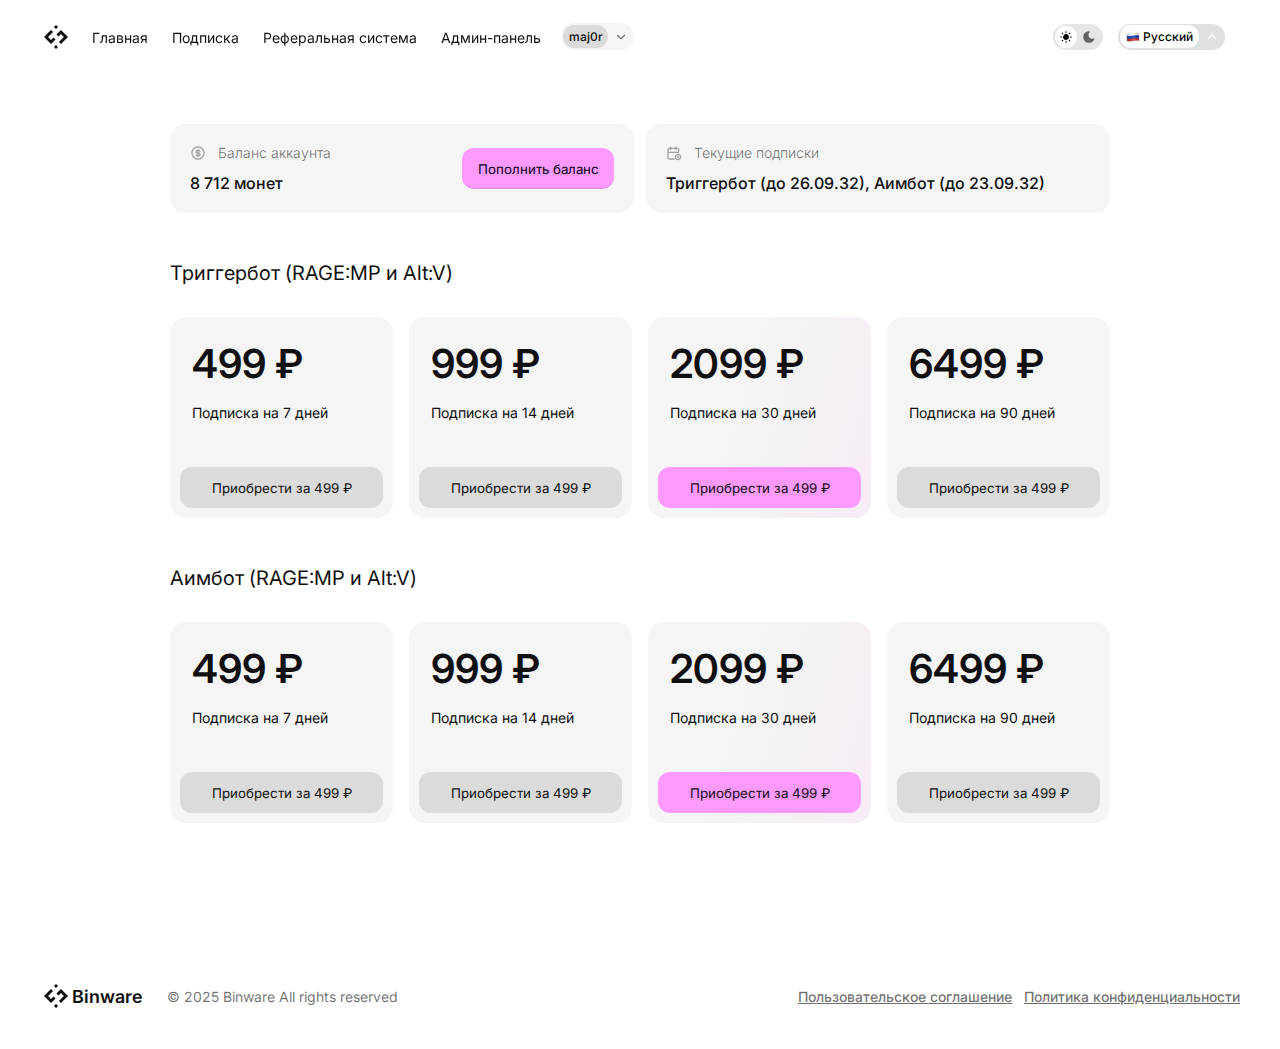
<file: personal-area/payment.html>
<!DOCTYPE html>
<html lang="en">
<head>
    <meta charset="UTF-8">
    <link rel="stylesheet" href="../css/fonts.css">
    <link rel="stylesheet" href="../css/main.css">
    <link rel="stylesheet" href="../css/footer.css">
    <link rel="stylesheet" href="../css/mode.css">
    <link rel="shortcut icon" href="../favicon.ico" type="image/x-icon">
    <link rel="shortcut icon" href="../favicon.svg" type="image/x-icon">
    <meta name="viewport" content="width=device-width, initial-scale=1.0">
    <title>Binware - Платежка</title>
</head>
<body class="index">
    
    <div class="header">
        <div class="header_container">
            <div  class="header_inner logo">
                <a href="../index.html">
                    <!---->
                </a>
            </div>
            <div class="header_inner">
                <ul class="header_menu">
                    <li>
                        <a class="menu_link deactive" href="../personal-area/">
                            Главная
                        </a>
                    </li>
                    <li>
                        <a class="menu_link" href="payment.html">
                            Подписка
                        </a>
                    </li>
                    <li>
                        <a class="menu_link deactive" href="invite.html">
                            Реферальная система
                        </a>
                    </li>
                    <li>
                        <a class="menu_link deactive" href="../admin/license.html">
                            Админ-панель
                        </a>
                    </li>
                </ul>
            </div>
            <div class="header_inner none">
               <div class="header_burger" data-burger>
                    <div class="header_name">
                        <span>maj0r</span>
                    </div>

                    <div class="header_svg" data-burger-icon>
                        <svg width="14" height="14" viewBox="0 0 14 14" fill="none" xmlns="http://www.w3.org/2000/svg"> 
                            <path d="M10.0878 4.83761C10.3157 4.6098 10.6849 4.6098 10.9127 4.83761C11.1405 5.06542 11.1405 5.43469 10.9127 5.66248L7.41272 9.16248C7.18493 9.39027 6.81566 9.39024 6.58785 9.16248L3.08785 5.66248C2.86004 5.43467 2.86004 5.06542 3.08785 4.83761C3.31565 4.6098 3.68491 4.6098 3.91272 4.83761L7.00028 7.92518L10.0878 4.83761Z"  /> 
                        </svg>
                    </div>

                    <div class="burger_window" data-burger-window>
                        <div class="menu_item active" onclick="location.href='index.html';">Главная</div>
                        <div class="menu_item" onclick="location.href='payment.html';">Подписка</div>
                        <div class="menu_item" onclick="location.href='invite.html';">Реферальная система</div>
                        <div class="menu_item" onclick="location.href='../admin/license.html';">Админ-панель</div>
                        <div class="menu_item" onclick="location.href='../index.html';">Выйти из аккаунта</div>
                    </div>
                </div>
            </div>
            <div class="header_inner">
                <div class="switch_container" id="themeSwitch">
                    <div class="switch_light">
                        <svg width="14" height="14" viewBox="0 0 14 14" fill="none" xmlns="http://www.w3.org/2000/svg">
                            <path d="M7.00011 11.0833C7.14294 11.0834 7.28074 11.136 7.38748 11.2309C7.49421 11.3258 7.56272 11.4565 7.57945 11.5983L7.58344 11.6667V12.25C7.58328 12.3987 7.526 12.5418 7.42394 12.6499C7.32191 12.7579 7.18259 12.8229 7.03429 12.8316C6.88592 12.8403 6.73984 12.792 6.62584 12.6966C6.51185 12.6012 6.43835 12.466 6.42076 12.3184L6.41677 12.25V11.6667C6.41677 11.512 6.47828 11.3636 6.58767 11.2542C6.69706 11.1449 6.84543 11.0833 7.00011 11.0833Z"  /><path d="M3.67499 9.74178C3.82966 9.74179 3.97805 9.80333 4.08743 9.91268C4.18782 10.0131 4.24828 10.1469 4.25719 10.2887C4.26604 10.4303 4.22287 10.5707 4.13585 10.6829L4.08743 10.7375L3.67898 11.146C3.57409 11.2505 3.43331 11.3112 3.28535 11.3158C3.13721 11.3203 2.99262 11.2679 2.88146 11.1699C2.77035 11.0719 2.70068 10.9352 2.68663 10.7877C2.67264 10.6402 2.71512 10.493 2.80569 10.3758L2.85411 10.3211L3.26256 9.91268C3.37195 9.80332 3.52031 9.74178 3.67499 9.74178Z"   /><path d="M10.2164 9.75147C10.3562 9.72508 10.5009 9.75049 10.6232 9.82324L10.6824 9.86426L10.7377 9.91268L11.1455 10.3211C11.2501 10.4261 11.3113 10.5667 11.3159 10.7148C11.3204 10.8629 11.268 11.0075 11.17 11.1187C11.072 11.2298 10.9353 11.2994 10.7878 11.3135C10.6404 11.3275 10.4931 11.2849 10.3759 11.1944L10.3207 11.146L9.91279 10.7375C9.81212 10.6371 9.75138 10.503 9.74246 10.361C9.73358 10.2191 9.77711 10.0791 9.86437 9.9668C9.95164 9.85451 10.0767 9.77786 10.2164 9.75147Z"   /><path d="M7.00011 4.08333C7.57147 4.08333 8.1303 4.25105 8.60712 4.56584C9.08401 4.88072 9.45821 5.32887 9.68264 5.85441C9.90708 6.37997 9.97182 6.96014 9.86949 7.52238C9.76714 8.08457 9.5019 8.60442 9.10672 9.01717C8.71152 9.42989 8.20388 9.71766 7.64667 9.84432C7.08947 9.97097 6.50721 9.93115 5.97244 9.72982C5.43762 9.52843 4.97361 9.17403 4.63829 8.71126C4.30301 8.24852 4.11109 7.69737 4.08629 7.12647L4.08344 7L4.08629 6.87354C4.11891 6.12264 4.44008 5.41321 4.98294 4.89339C5.5258 4.37357 6.2485 4.08338 7.00011 4.08333Z"  /><path d="M2.33344 6.41667C2.48207 6.41687 2.62527 6.47357 2.73334 6.5756C2.84145 6.67767 2.90635 6.81741 2.91507 6.96582C2.92377 7.11419 2.87542 7.26027 2.78006 7.37427C2.68468 7.48822 2.54935 7.56174 2.4018 7.57935L2.33344 7.58333H1.75011C1.60149 7.58317 1.4583 7.52639 1.35021 7.4244C1.24209 7.32233 1.1772 7.1826 1.16848 7.03418C1.15977 6.88576 1.20807 6.73975 1.30349 6.62573C1.39892 6.51173 1.53412 6.43821 1.68175 6.42066L1.75011 6.41667H2.33344Z"  /><path d="M12.2501 6.41667C12.3987 6.41687 12.5419 6.47357 12.65 6.5756C12.7581 6.67767 12.823 6.81741 12.8317 6.96582C12.8404 7.11419 12.7921 7.26027 12.6967 7.37427C12.6013 7.48822 12.466 7.56174 12.3185 7.57935L12.2501 7.58333H11.6668C11.5182 7.58317 11.375 7.52639 11.2669 7.4244C11.1588 7.32233 11.0939 7.1826 11.0852 7.03418C11.0764 6.88576 11.1247 6.73975 11.2202 6.62573C11.3156 6.51173 11.4508 6.43821 11.5984 6.42066L11.6668 6.41667H12.2501Z"  /><path d="M3.15831 2.69393C3.29767 2.66746 3.4418 2.69295 3.56391 2.76514L3.62429 2.80558L3.67898 2.85401L4.08743 3.26245C4.19205 3.36743 4.25266 3.50852 4.25719 3.65666C4.26168 3.80468 4.20981 3.94887 4.11192 4.05998C4.01394 4.1711 3.87715 4.24071 3.72968 4.2548C3.58214 4.26886 3.43449 4.2264 3.31725 4.13574L3.26256 4.08732L2.85411 3.67887C2.75399 3.57843 2.69376 3.44501 2.68492 3.30347C2.67614 3.16179 2.71922 3.02139 2.80626 2.90926C2.89335 2.79712 3.01883 2.72049 3.15831 2.69393Z"  /><path d="M10.7331 2.68368C10.8877 2.68368 11.0362 2.74477 11.1455 2.85401C11.2459 2.95442 11.3064 3.08826 11.3153 3.22998C11.3242 3.37175 11.281 3.51195 11.194 3.62419L11.1455 3.67887L10.7371 4.08732C10.6321 4.19187 10.4915 4.25254 10.3435 4.25708C10.1953 4.2616 10.0507 4.20984 9.93956 4.11182C9.82846 4.01381 9.75879 3.87707 9.74474 3.72957C9.73068 3.58204 9.77371 3.43439 9.86437 3.31714L9.91279 3.26245L10.3207 2.85401C10.43 2.7447 10.5785 2.68372 10.7331 2.68368Z" /><path d="M7.00011 1.16667C7.14294 1.16672 7.28074 1.2193 7.38748 1.31421C7.49421 1.40913 7.56272 1.53979 7.57945 1.68164L7.58344 1.75V2.33333C7.58328 2.48201 7.526 2.62512 7.42394 2.73324C7.32191 2.84122 7.18259 2.90622 7.03429 2.91496C6.88592 2.92367 6.73984 2.87531 6.62584 2.77995C6.51185 2.68455 6.43835 2.54929 6.42076 2.40169L6.41677 2.33333V1.75C6.41677 1.59529 6.47828 1.44696 6.58767 1.33757C6.69706 1.22821 6.84543 1.16667 7.00011 1.16667Z"/>
                        </svg>
                    </div>
                    <div class="switch_dark">
                        <svg width="14" height="14" viewBox="0 0 14 14" fill="none" xmlns="http://www.w3.org/2000/svg">
                            <path d="M7.03476 1.16325L7.07407 1.16667H7.22959C7.73751 1.16685 7.99301 1.76366 7.67164 2.1311L7.62664 2.17782C6.97706 2.78122 6.55931 3.59304 6.4463 4.47241C6.3333 5.35186 6.53197 6.24338 7.00799 6.99146C7.484 7.73948 8.20744 8.29699 9.05193 8.56714C9.89641 8.83725 10.809 8.8026 11.6308 8.46973C12.1102 8.27517 12.5868 8.75596 12.3879 9.23421C11.9826 10.2093 11.3198 11.0561 10.471 11.6843C9.62217 12.3124 8.61888 12.6983 7.56796 12.8009C6.51707 12.9035 5.45798 12.7191 4.50375 12.2671C3.54945 11.8149 2.73558 11.1117 2.14934 10.2334C1.56319 9.35513 1.22613 8.33435 1.17465 7.2797C1.12319 6.22495 1.35916 5.17578 1.85711 4.24455C2.35506 3.31336 3.09673 2.53499 4.00245 1.99211C4.90799 1.44936 5.94371 1.16242 6.99944 1.16211L7.03476 1.16325Z"/>
                        </svg>
                    </div>
                    <div class="switch_circle"></div>
                </div>
                <div class="header_lang_item">
                    <div class="header_lang_main">
                        <img src="../images/flags/russia.svg" alt="russia">
                        <span>Русский</span>
                    </div>
                    <div class="header_lang_button">
                        <svg width="9" height="5" viewBox="0 0 9 5" fill="none">
                            <path d="M3.67 0.17C3.9 -0.06 4.26 -0.06 4.49 0.17L7.99 3.67C8.22 3.9 8.22 4.27 7.99 4.49C7.76 4.72 7.39 4.72 7.17 4.49L4.08 1.41L0.99 4.49C0.76 4.72 0.39 4.72 0.17 4.49C-0.06 4.27 -0.06 3.9 0.17 3.67L3.67 0.17Z" fill="white"/>
                        </svg>
                    </div>
                    <!-- выпадающий список -->
                    <div class="lang_dropdown">
                        <div class="lang_option active">
                            <img src="../images/flags/russia.svg" width="17" alt="">
                            Русский
                        </div>
                        <div onclick="location.href='en.html'"  class="lang_option">
                            <img src="../images/flags/usa.svg" width="17" alt="">
                            Английский
                        </div>
                    </div>
                </div>
                <!--wrf-->
                <div class="header_burger_re" data-burger>
                    <div class="header_burger_mobile">

                        <div class="header_name color">
                            <span>maj0r</span>
                        </div>

                        <div class="header_svg" data-burger-icon>
                            <svg width="14" height="14" viewBox="0 0 14 14" fill="none" xmlns="http://www.w3.org/2000/svg"> 
                                <path d="M10.0878 4.83761C10.3157 4.6098 10.6849 4.6098 10.9127 4.83761C11.1405 5.06542 11.1405 5.43469 10.9127 5.66248L7.41272 9.16248C7.18493 9.39027 6.81566 9.39024 6.58785 9.16248L3.08785 5.66248C2.86004 5.43467 2.86004 5.06542 3.08785 4.83761C3.31565 4.6098 3.68491 4.6098 3.91272 4.83761L7.00028 7.92518L10.0878 4.83761Z"  /> 
                            </svg>
                        </div>

                        <div class="burger_window" data-burger-window>
                            <div class="menu_item">Главная</div>
                            <div class="menu_item">Подписка</div>
                            <div class="menu_item">Реферальная система</div>
                            <div class="menu_item">Админ-панель</div>
                            <div class="menu_item">Выйти из аккаунта</div>
                        </div>

                    </div>
                </div>
                <!---->
            </div>
        </div>
    </div>


    <div class="subs_info_container">
        <div class="subs_info_inner">
            <div class="subs_info_flex">
                <div class="subs_info_left">
                    <div class="subs_info_title">
                        <svg width="16" height="16" viewBox="0 0 16 16" fill="none" xmlns="http://www.w3.org/2000/svg">
                            <path fill-rule="evenodd" clip-rule="evenodd" d="M8.00065 4C8.36884 4 8.66732 4.29848 8.66732 4.66667C9.0222 4.6587 9.37306 4.74545 9.68359 4.91797C10.0006 5.09412 10.2636 5.35316 10.4447 5.66732C10.6284 5.98619 10.5193 6.39353 10.2005 6.57747C9.88163 6.76127 9.47367 6.6521 9.28971 6.33333C9.22934 6.2286 9.14148 6.14205 9.03581 6.08333C8.93013 6.02464 8.81026 5.99593 8.68945 6H8.66732V7.33333L8.86523 7.3431C9.32294 7.38865 9.75326 7.59117 10.0814 7.91927C10.4564 8.29431 10.6673 8.80296 10.6673 9.33333C10.6673 9.86371 10.4564 10.3724 10.0814 10.7474C9.75325 11.0755 9.32294 11.278 8.86523 11.3236L8.66732 11.3333C8.66732 11.7015 8.36884 12 8.00065 12C7.63246 12 7.33398 11.7015 7.33398 11.3333H7.2207C6.90482 11.3225 6.59513 11.2368 6.31771 11.0827C6.00078 10.9066 5.73778 10.6474 5.55664 10.3333C5.3728 10.0144 5.48197 9.60648 5.80078 9.42253C6.11976 9.23864 6.5277 9.34834 6.71159 9.66732C6.77196 9.77196 6.85989 9.85799 6.9655 9.91667C7.07117 9.97537 7.19103 10.0047 7.31185 10.0007L7.33398 10V8.66667L7.13607 8.6569C6.67836 8.61137 6.24805 8.40883 5.91992 8.08073C5.54491 7.70569 5.33401 7.19704 5.33398 6.66667C5.33401 6.1363 5.54491 5.62765 5.91992 5.2526C6.24804 4.92451 6.67836 4.72198 7.13607 4.67643L7.33398 4.66667C7.33398 4.29848 7.63246 4 8.00065 4ZM8.66732 10L8.73307 9.99675C8.88571 9.98161 9.02925 9.91409 9.13867 9.80469C9.26364 9.67969 9.33396 9.51008 9.33398 9.33333C9.33396 9.15659 9.26364 8.98698 9.13867 8.86198C9.01365 8.73699 8.8441 8.66667 8.66732 8.66667V10ZM7.26823 6.00326C7.11559 6.0184 6.97205 6.08592 6.86263 6.19531C6.73766 6.32031 6.66735 6.48992 6.66732 6.66667C6.66735 6.84342 6.73766 7.01303 6.86263 7.13802C6.97205 7.24742 7.11559 7.31495 7.26823 7.33008L7.33398 7.33333V6L7.26823 6.00326Z"  fill-opacity="0.6"/><path fill-rule="evenodd" clip-rule="evenodd" d="M8.32878 1.34115C9.09216 1.37876 9.84445 1.54738 10.5521 1.8405C11.3609 2.17553 12.0958 2.66677 12.7148 3.28581C13.3339 3.90485 13.8251 4.63976 14.1602 5.44857C14.4952 6.25741 14.6673 7.12452 14.6673 8L14.6595 8.32813C14.6219 9.09151 14.4533 9.84379 14.1602 10.5514C13.8251 11.3602 13.3339 12.0952 12.7148 12.7142C12.0958 13.3332 11.3609 13.8245 10.5521 14.1595C9.84445 14.4526 9.09216 14.6212 8.32878 14.6589L8.00065 14.6667C7.12517 14.6667 6.25806 14.4945 5.44922 14.1595C4.64041 13.8245 3.9055 13.3332 3.28646 12.7142C2.66742 12.0952 2.17618 11.3602 1.84115 10.5514C1.54803 9.84379 1.37941 9.09151 1.3418 8.32813L1.33398 8C1.33398 7.12452 1.50611 6.25741 1.84115 5.44857C2.17618 4.63976 2.66742 3.90485 3.28646 3.28581C3.9055 2.66677 4.64041 2.17553 5.44922 1.8405C6.25806 1.50546 7.12517 1.33333 8.00065 1.33333L8.32878 1.34115ZM8.00065 2.66667C7.30027 2.66667 6.60671 2.80489 5.95964 3.07292C5.31262 3.34094 4.72438 3.7333 4.22917 4.22852C3.73395 4.72373 3.34159 5.31197 3.07357 5.95899C2.80554 6.60605 2.66732 7.29962 2.66732 8L2.67383 8.26237C2.70391 8.87312 2.83906 9.47487 3.07357 10.041C3.34159 10.688 3.73395 11.2763 4.22917 11.7715C4.72438 12.2667 5.31262 12.6591 5.95964 12.9271C6.60671 13.1951 7.30027 13.3333 8.00065 13.3333L8.26302 13.3268C8.87377 13.2967 9.47552 13.1616 10.0417 12.9271C10.6887 12.6591 11.2769 12.2667 11.7721 11.7715C12.2673 11.2763 12.6597 10.688 12.9277 10.041C13.1958 9.39395 13.334 8.70038 13.334 8L13.3275 7.73763C13.2974 7.12688 13.1622 6.52513 12.9277 5.95899C12.6597 5.31197 12.2673 4.72373 11.7721 4.22852C11.2769 3.7333 10.6887 3.34094 10.0417 3.07292C9.47552 2.83841 8.87377 2.70326 8.26302 2.67318L8.00065 2.66667Z"  fill-opacity="0.6"/>
                        </svg>
                        <span>Баланс аккаунта</span>
                    </div>
                    <div class="subs_info_paragraph">
                        <p>
                            8 712 монет
                        </p>
                    </div>
                </div>
                <div class="subs_info_right">
                    <button>
                        Пополнить баланс
                    </button>
                </div>
            </div>
        </div>
        <div class="subs_info_inner">
            <div class="subs_info_left">
                <div class="subs_info_title">
                    <svg width="16" height="16" viewBox="0 0 16 16" fill="none" xmlns="http://www.w3.org/2000/svg">
                        <path d="M12.0007 10.3307C12.3688 10.3307 12.6673 10.6292 12.6673 10.9974V11.724L13.1387 12.1953C13.399 12.4557 13.399 12.8777 13.1387 13.138C12.8783 13.3983 12.4563 13.3983 12.196 13.138L11.5293 12.4714C11.4043 12.3463 11.334 12.1768 11.334 12V10.9974C11.334 10.6292 11.6325 10.3307 12.0007 10.3307Z"  fill-opacity="0.6"/><path fill-rule="evenodd" clip-rule="evenodd" d="M12.166 8.67057C12.9899 8.71146 13.7714 9.05719 14.3574 9.64323C14.9825 10.2684 15.334 11.1159 15.334 12C15.334 12.8841 14.9825 13.7317 14.3574 14.3568C13.7323 14.9819 12.8847 15.3333 12.0007 15.3333C11.1166 15.3333 10.269 14.9819 9.64388 14.3568C9.05784 13.7707 8.71211 12.9892 8.67122 12.1654L8.66732 12C8.66732 11.1159 9.01876 10.2684 9.64388 9.64323C10.269 9.01811 11.1166 8.66667 12.0007 8.66667L12.166 8.67057ZM12.0007 10C11.4702 10 10.9617 10.2109 10.5866 10.5859C10.2115 10.961 10.0007 11.4696 10.0007 12L10.0104 12.1979C10.0559 12.6557 10.2585 13.0859 10.5866 13.4141C10.9617 13.7891 11.4702 14 12.0007 14C12.5311 14 13.0396 13.7891 13.4147 13.4141C13.7898 13.039 14.0007 12.5304 14.0007 12C14.0007 11.4696 13.7898 10.961 13.4147 10.5859C13.0866 10.2578 12.6563 10.0553 12.1986 10.0098L12.0007 10Z"  fill-opacity="0.6"/><path fill-rule="evenodd" clip-rule="evenodd" d="M10.0007 1.33333C10.3688 1.33333 10.6673 1.63181 10.6673 2V2.66667H11.334C11.8644 2.66667 12.373 2.87753 12.748 3.2526C13.1231 3.62768 13.334 4.13623 13.334 4.66667V7.33333C13.334 7.70152 13.0355 8 12.6673 8H2.66732V12.6667C2.66732 12.8435 2.73761 13.013 2.86263 13.138C2.98765 13.263 3.15717 13.3333 3.33398 13.3333H7.86393C8.23212 13.3333 8.5306 13.6318 8.5306 14C8.5306 14.3682 8.23212 14.6667 7.86393 14.6667H3.33398C2.80355 14.6667 2.29499 14.4558 1.91992 14.0807C1.54485 13.7057 1.33398 13.1971 1.33398 12.6667V4.66667C1.33398 4.13623 1.54485 3.62768 1.91992 3.2526C2.29499 2.87753 2.80355 2.66667 3.33398 2.66667H4.00065V2C4.00065 1.63181 4.29913 1.33333 4.66732 1.33333C5.03551 1.33333 5.33398 1.63181 5.33398 2V2.66667H9.33398V2C9.33398 1.63181 9.63246 1.33333 10.0007 1.33333ZM3.33398 4C3.15717 4 2.98765 4.07029 2.86263 4.19531C2.73761 4.32034 2.66732 4.48986 2.66732 4.66667V6.66667H12.0007V4.66667C12.0007 4.48986 11.9304 4.32034 11.8053 4.19531C11.6959 4.08588 11.5524 4.01838 11.3997 4.00326L11.334 4H10.6673V4.66667C10.6673 5.03486 10.3688 5.33333 10.0007 5.33333C9.63246 5.33333 9.33398 5.03486 9.33398 4.66667V4H5.33398V4.66667C5.33398 5.03486 5.03551 5.33333 4.66732 5.33333C4.29913 5.33333 4.00065 5.03486 4.00065 4.66667V4H3.33398Z"  fill-opacity="0.6"/>
                    </svg>
                    <span>Текущие подписки</span>
                </div>
                <div class="subs_info_paragraph">
                    <p>
                        Триггербот (до 26.09.32), Аимбот (до 23.09.32)
                    </p>
                </div>
            </div>
        </div>
    </div>

    <div class="subscription_title">
        <h1>
            Триггербот (RAGE:MP и Alt:V)
        </h1>
    </div>

    <div class="subscription_container">
        <div class="subscription_inner">
            <div class="subscription_text">
                <h1>
                    499 ₽
                </h1>
                <p>
                    Подписка на 7 дней
                </p>
            </div>
            <button class="subscription_button">
                Приобрести за 499 ₽
            </button>
        </div>
        <div class="subscription_inner">
            <div class="subscription_text">
                <h1>
                    999 ₽
                </h1>
                <p>
                    Подписка на 14 дней
                </p>
            </div>
            <button class="subscription_button">
                Приобрести за 499 ₽
            </button>
        </div>
        <div class="subscription_inner color">
            <div class="subscription_text">
                <h1>
                    2099 ₽
                </h1>
                <p>
                    Подписка на 30 дней
                </p>
            </div>
            <button class="subscription_button color">
                Приобрести за 499 ₽
            </button>
        </div>
        <div class="subscription_inner">
            <div class="subscription_text">
                <h1>
                    6499 ₽
                </h1>
                <p>
                    Подписка на 90 дней
                </p>
            </div>
            <button class="subscription_button">
                Приобрести за 499 ₽
            </button>
        </div>
    </div>

    <div class="subscription_title">
        <h1>
            Аимбот (RAGE:MP и Alt:V)
        </h1>
    </div>

    <div class="subscription_container">
        <div class="subscription_inner">
            <div class="subscription_text">
                <h1>
                    499 ₽
                </h1>
                <p>
                    Подписка на 7 дней
                </p>
            </div>
            <button class="subscription_button">
                Приобрести за 499 ₽
            </button>
        </div>
        <div class="subscription_inner">
            <div class="subscription_text">
                <h1>
                    999 ₽
                </h1>
                <p>
                    Подписка на 14 дней
                </p>
            </div>
            <button class="subscription_button">
                Приобрести за 499 ₽
            </button>
        </div>
        <div class="subscription_inner color">
            <div class="subscription_text">
                <h1>
                    2099 ₽
                </h1>
                <p>
                    Подписка на 30 дней
                </p>
            </div>
            <button class="subscription_button color">
                Приобрести за 499 ₽
            </button>
        </div>
        <div class="subscription_inner">
            <div class="subscription_text">
                <h1>
                    6499 ₽
                </h1>
                <p>
                    Подписка на 90 дней
                </p>
            </div>
            <button class="subscription_button">
                Приобрести за 499 ₽
            </button>
        </div>
    </div>


    <footer class="footer_header">
        <div class="footer_container">
            <div class="footer_inner">
                <div class="footer_logo">
                    <div style="margin-top: 12px;" class="logo"></div>
                    <p>Binware</p>
                </div>
                <p class="footer_copy">
                    © 2025 Binware All rights reserved
                </p>
            </div>
            <div class="footer_inner">
                <a href="#">
                    Пользовательское соглашение
                </a>
                <a href="#">
                    Политика конфиденциальности
                </a>
            </div>
        </div>
    </footer>


    <script>
       document.querySelectorAll('[data-burger]').forEach(burger => {
        const trigger = burger; // кликаем по всему бургеру
        const icon = burger.querySelector('[data-burger-icon]');
        const windowEl = burger.querySelector('[data-burger-window]');

        trigger.addEventListener('click', e => {
            e.stopPropagation();
            windowEl.classList.toggle('active');
            icon.classList.toggle('active');
        });

        // Клик вне — закрываем
        document.addEventListener('click', e => {
            if (!burger.contains(e.target)) {
                windowEl.classList.remove('active');
                icon.classList.remove('active');
            }
        });
    });

        
        const open = document.getElementById("open_setting_change");
        const change_modal_container = document.getElementById("change_modal_container");
        const setting_modal_close = document.getElementById("setting_modal_close");

        
        const openpass = document.getElementById("open_setting_change_pass");
        const change_modal_container_pass = document.getElementById("change_modal_container_pass");
        const setting_modal_close1 = document.getElementById("setting_modal_close1");

        
        function openModal(modal) {
            modal.classList.add("setting_change_modal_show");
        }

        
        function closeModal(modal) {
            modal.classList.remove("setting_change_modal_show");
        }

        
        if (open && change_modal_container) {
            open.addEventListener("click", () => {
                openModal(change_modal_container);
            });
        }

        if (setting_modal_close) {
            setting_modal_close.addEventListener("click", () => {
                closeModal(change_modal_container);
            });
        }

        
        if (openpass && change_modal_container_pass) {
            openpass.addEventListener("click", () => {
                openModal(change_modal_container_pass);
            });
        }

        if (setting_modal_close1) {
            setting_modal_close1.addEventListener("click", () => {
                closeModal(change_modal_container_pass);
            });
        }

        
        document.addEventListener('click', (e) => {
            if (e.target.classList.contains('setting_change_modal_container')) {
                closeModal(e.target);
            }
        });


        document.addEventListener('keydown', (e) => {
            if (e.key === 'Escape') {
                const openModals = document.querySelectorAll('.setting_change_modal_container.setting_change_modal_show');
                openModals.forEach(modal => {
                    closeModal(modal);
                });
            }
        });

        document.addEventListener('click', (e) => {
            if (e.target.classList.contains('change_setting_buttons-cancel')) {
                const modal = e.target.closest('.setting_change_modal_container');
                if (modal) {
                    closeModal(modal);
                }
            }
        });

        const openFroze = document.getElementById("open_setting_froze");
        const change_modal_container_froze = document.getElementById("change_modal_container_froze");
        const setting_modal_close3 = document.getElementById("setting_modal_close3");


        if (openFroze && change_modal_container_froze) {
            openFroze.addEventListener("click", () => {
                openModal(change_modal_container_froze);
            });
        }


        if (setting_modal_close3) {
            setting_modal_close3.addEventListener("click", () => {
                closeModal(change_modal_container_froze);
            });
        }
    </script>
 
    <script>
        const switcher = document.getElementById("themeSwitch");
        const body = document.body;
        const savedTheme = localStorage.getItem("theme");
        if (savedTheme) {
            body.classList.add(savedTheme);
        } else {
            body.classList.add("light");
        }
        switcher.addEventListener("click", () => {
            body.classList.toggle("light");
            body.classList.toggle("dark");

            const currentTheme = body.classList.contains("light") ? "light" : "dark";
            localStorage.setItem("theme", currentTheme);
        });

        window.addEventListener("storage", (event) => {
            if (event.key === "theme") {
                body.classList.remove("light", "dark");
                body.classList.add(event.newValue);
            }
        });
    </script>
 

    <script src="../js/main.js"></script>
</body>
</html>
</file>
<file: css/fonts.css>
@import url('https://fonts.googleapis.com/css2?family=Inter:ital,opsz,wght@0,14..32,100..900;1,14..32,100..900&display=swap');
</file>
<file: css/style.css>
* {
  box-sizing: border-box;
  scroll-behavior: smooth;
}

:root {
  --Dark-BG-2: #1f1f1f;
}

button {
  font-family: inter;
}

input {
  font-family: inter;
}

.header {
  width: 100%;
  backdrop-filter: blur(10px);
  -webkit-backdrop-filter: blur(10px);
  position: fixed;
  z-index: 9999;
}

.header_container {
  max-width: 1920px;
  height: 73px;
  margin: auto;
  padding: 0 40px 0 494px;
  justify-content: flex-start;
  display: flex;
  align-items: center;
}

.header_inner:nth-child(1) {
  margin-right: 259px;
}

.header_inner:nth-child(2) {
  margin-right: 228px;
}

.header_inner:nth-child(3) {
  margin-right: auto;
}

.header_inner:last-child {
  display: flex;
  gap: 15px;
}

.header_menu {
  display: flex;
  gap: 24px;
}

.header_menu ul,
li {
  list-style: none;
}

.menu_link {
  font-weight: 400;
  font-style: Regular;
  font-size: 14px;
  text-decoration: none;
  transition: all 0.3s ease;
}

.menu_link:hover {
  color: #fe99ff;
}

.header_button {
  width: 136px;
  height: 41px;
  border-radius: 12px;
  background: linear-gradient(
      0deg,
      var(--Accent-100, #fe99ff),
      var(--Accent-100, #fe99ff)
    ),
    linear-gradient(
      180deg,
      rgba(255, 255, 255, 0.2) 0%,
      rgba(255, 255, 255, 0) 100%
    );
  cursor: pointer;
  border: 0px;
  font-family: inter, sans-serif;
  box-shadow: 0px -1px 0px 0px #00000014 inset;
  transition: all 0.3s ease;
}

.header_button:hover {
  opacity: 80%;
}

.header_button:focus {
  opacity: 70%;
}

.switch_container {
  width: 50px;
  height: 26px;
  background-color: #171717;
  border-radius: 126px;
  display: flex;
  justify-content: space-between;
  align-items: center;
  padding: 0 2px;
  position: relative;
  cursor: pointer;
  transition: background 0.3s ease;
}

.switch_light,
.switch_dark {
  width: 22px;
  height: 22px;
  display: flex;
  justify-content: center;
  align-items: center;
}

 

/* Светлая тема */

.header_lang_item {
  position: relative;
  width: 107px;
  display: flex;
  justify-content: space-between;
  padding: 0 2px;
  height: 25px;
  border-radius: 128px;
  align-items: center;
  cursor: pointer;
}

.header_lang_main {
  width: 79px;
  justify-content: space-between;
  display: flex;
  padding: 0 6px;
  height: 23px;
  align-items: center;
  border-radius: 128px;
}

.header_lang_main span {
  font-weight: 500;
  font-style: Medium;
  font-size: 12px;
}

.header_lang_button {
  width: 22px;
  height: 22px;
  display: flex;
  align-items: center;
  justify-content: center;
}

.hero {
  max-width: 1920px;
  padding: 0 40px;
  margin: auto;
}

.hero_container {
  background-size: cover;
  background-position: center;
  border-radius: 0 0 40px 40px;
  width: 100%;
  padding-top: 92px;
  border: 2px solid #fd8fff26;
  border-top: 0;
  padding-bottom: 133px;
  position: relative;
  text-align: center;
}

.hero_title {
  text-align: center;
  font-weight: 600;
  font-style: Semi Bold;
  font-size: 160px;
  margin: 0px;
  margin-top: 50px;
}

.hero_paragraph {
  text-align: center;
  font-weight: 400;
  font-style: Regular;
  font-size: 20px;
  color: #ffffff99;
  line-height: 150%;
  margin: 0px;
}

.hero_button {
  width: 182px;
  height: 41px;
  background: linear-gradient(
      0deg,
      var(--Accent-100, #fe99ff),
      var(--Accent-100, #fe99ff)
    ),
    linear-gradient(
      180deg,
      rgba(255, 255, 255, 0.2) 0%,
      rgba(255, 255, 255, 0) 100%
    );
  border-radius: 12px;
  box-shadow: 0px -1px 0px 0px #00000014 inset;
  color: #0f0f0f;
  font-weight: 500;
  font-style: Medium;
  font-size: 14px;
  cursor: pointer;
  border: 0px;
  margin-top: 98px;
  transition: all 0.3s ease;
}

.hero_button:hover {
  opacity: 80%;
}

.hero_button:focus {
  opacity: 70%;
}

.cheat_text_section {
  max-width: 1920px;
  margin: auto;
  text-align: center;
  margin-top: 120px;
  justify-content: center;
}

.cheat_text_section_title {
  font-family: Inter;
  font-weight: 500;
  font-style: Medium;
  font-size: 18px;
  text-align: center;
}

.cheat_text_section_paragraph {
  width: 512px;
  font-family: Inter;
  font-weight: 400;
  font-style: Regular;
  font-size: 14px;
  line-height: 150%;
  margin: auto;
}

.cheat_main_section {
  max-width: 1920px;
  margin: auto;
  justify-content: center;
  align-items: center;
  display: flex;
  gap: 16px;
  margin-top: 48px;
}

.cheat_main_left_inner,
.cheat_main_right_inner {
  position: relative;
  width: 302.67px;
  padding: 28px 23px 24px;
  border-radius: 16px;
  z-index: 1;
  overflow: hidden;
}

.cheat_main_left_inner::before,
.cheat_main_right_inner::before {
  content: "";
  position: absolute;
  inset: 0;
  border-radius: 16px;
  padding: 1px; /* толщина рамки */
  background: linear-gradient(
    131.89deg,
    rgba(255, 255, 255, 0.05) 2.72%,
    rgba(255, 255, 255, 0) 40.54%,
    rgba(255, 255, 255, 0) 59.46%,
    rgba(255, 255, 255, 0.05) 97.28%
  );
  -webkit-mask: linear-gradient(#000 0 0) content-box, linear-gradient(#000 0 0);
  -webkit-mask-composite: xor;
  mask-composite: exclude;
  pointer-events: none;
}

.cheat_main_center_inner {
  width: 302px;
  padding: 0 24px;
  border-radius: 16px;
  background: linear-gradient(180deg, #fe8fff 0%, #832b83 100%);
  border: 1px solid
    linear-gradient(
      131.89deg,
      rgba(255, 255, 255, 0.05) 2.72%,
      rgba(255, 255, 255, 0) 40.54%,
      rgba(255, 255, 255, 0) 59.46%,
      rgba(255, 255, 255, 0.05) 97.28%
    );
  padding-top: 16px;
  padding-bottom: 24px;
  text-align: center;
}

.cheat_main_left_inner h2,
.cheat_main_right_inner h2,
.cheat_main_center_inner h2 {
  margin: 0px;
  font-weight: 500;
  font-style: Medium;
  font-size: 16px;
  line-height: 120%;
  color: #ffffff;
  margin-top: 34px;
  text-align: start;
}

.cheat_main_left_inner p,
.cheat_main_right_inner p,
.cheat_main_center_inner p {
  margin: 0px;
  color: #ffffff99;
  font-weight: 400;
  font-style: Regular;
  font-size: 14px;
  line-height: 150%;
  margin-top: 12px;
  text-align: start;
}

.cheat_button_section {
  max-width: 1920px;
  margin: auto;
  text-align: center;
  margin-top: 48px;
  justify-content: center;
}

.cheat_button_section button {
  width: 203px;
  height: 41px;
  border-radius: 12px;
  background: linear-gradient(
      0deg,
      var(--Accent-100, #fe99ff),
      var(--Accent-100, #fe99ff)
    ),
    linear-gradient(
      180deg,
      rgba(255, 255, 255, 0.2) 0%,
      rgba(255, 255, 255, 0) 100%
    );
  box-shadow: 0px -1px 0px 0px #00000014 inset;
  border: 0px;
  cursor: pointer;
  transition: all 0.3s ease;
  font-family: inter;
  color: #0f0f0f;
  font-size: 14px;
  font-weight: 500;
  transition: all 0.3s ease;
}

.cheat_button_section button:hover {
  opacity: 80%;
}

.cheat_button_section button:focus {
  opacity: 70%;
}

.demo_container {
  max-width: 940px;
  margin: auto;
  text-align: center;
  margin-top: 120px;
}

.demo_text h2 {
  font-weight: 500;
  font-style: Medium;
  font-size: 18px;
  text-align: center;
  margin: 0px;
}

.demo_text p {
  font-weight: 400;
  font-style: Regular;
  font-size: 14px;
  text-align: center;
  margin: 0px;
  margin-top: 12px;
}

.demo_item {
  margin-top: 48px;
  border: 1px solid;
  border-image-source: linear-gradient(
    131.89deg,
    rgba(255, 255, 255, 0.3) 2.72%,
    rgba(255, 255, 255, 0) 40.54%,
    rgba(255, 255, 255, 0) 59.46%,
    rgba(255, 255, 255, 0.3) 97.28%
  );
}

.demo_item img {
  border-radius: 16px;
}

.features_text_section {
  margin-top: 120px;
  text-align: center;
}

.features_text_title {
  font-weight: 500;
  font-style: Medium;
  font-size: 18px;
  line-height: 120%;
  text-align: center;
  margin: 0px;
}

.features_text_description {
  font-weight: 400;
  font-style: Regular;
  font-size: 14px;
  line-height: 150%;
  text-align: center;
  color: #ffffff99;
}

.features_main_container {
  max-width: 940px;
  margin: auto;
  display: flex;
  justify-content: center;
  gap: 16px;
  flex-wrap: wrap;
  margin-top: 48px;
}

.features_main_first_inner,
.features_main_second_inner,
.features_main_third_inner {
  position: relative;
  width: 302.67px;
  border-radius: 16px;
  padding: 24px;
  z-index: 1;
  overflow: hidden;
}

.features_main_first_inner::before,
.features_main_second_inner::before,
.features_main_third_inner::before {
  content: "";
  position: absolute;
  inset: 0;
  border-radius: 16px;
  padding: 1px;
  background: linear-gradient(
    131.89deg,
    rgba(255, 255, 255, 0.05) 2.72%,
    rgba(255, 255, 255, 0) 40.54%,
    rgba(255, 255, 255, 0) 59.46%,
    rgba(255, 255, 255, 0.05) 97.28%
  );
  -webkit-mask: linear-gradient(#000 0 0) content-box, linear-gradient(#000 0 0);
  -webkit-mask-composite: xor;
  mask-composite: exclude;

  pointer-events: none;
  z-index: 2;
}

.features_main_fourth_inner,
.features_main_fifth_inner {
  position: relative;
  width: 462px;
  background-color: #171717;
  border-radius: 16px;
  padding: 24px;
  z-index: 1;
  overflow: hidden;
}

.features_main_fourth_inner::before,
.features_main_fifth_inner::before {
  content: "";
  position: absolute;
  inset: 0;
  border-radius: 16px;
  padding: 1px;
  background: linear-gradient(
    131.89deg,
    rgba(255, 255, 255, 0.05) 2.72%,
    rgba(255, 255, 255, 0) 40.54%,
    rgba(255, 255, 255, 0) 59.46%,
    rgba(255, 255, 255, 0.05) 97.28%
  );
  -webkit-mask: linear-gradient(#000 0 0) content-box, linear-gradient(#000 0 0);
  -webkit-mask-composite: xor;
  mask-composite: exclude;

  pointer-events: none;
  z-index: 2;
}

.features_main_icons p {
  font-weight: 500;
  font-size: 16px;
  margin: 0px;
}

.features_main_text {
  font-weight: 400;
  font-style: Regular;
  font-size: 13px;
  line-height: 150%;
  margin-top: 12px;
}

.features_button_content {
  text-align: center;
  margin-top: 48px;
}
.features_button_content button {
  width: 202px;
  height: 41px;
  border-radius: 12px;
  background: linear-gradient(
      0deg,
      var(--Accent-100, #fe99ff),
      var(--Accent-100, #fe99ff)
    ),
    linear-gradient(
      180deg,
      rgba(255, 255, 255, 0.2) 0%,
      rgba(255, 255, 255, 0) 100%
    );
  box-shadow: 0px -1px 0px 0px #00000014 inset;
  border: 0px;
  cursor: pointer;
  transition: all 0.3s ease;
  font-family: inter;
  color: #0f0f0f;
  font-size: 14px;
  font-weight: 500;
  transition: all 0.3s;
}

.features_button_content button:hover {
  opacity: 80%;
}

.features_button_content button:focus {
  opacity: 70%;
}

.prices_text_section {
  max-width: 1920px;
  margin: auto;
  text-align: center;
  margin-top: 120px;
}

.prices_text_title {
  font-weight: 500;
  font-style: Medium;
  font-size: 18px;
  text-align: center;
  margin: 0px;
}

.prices_text_description {
  font-weight: 400;
  font-style: Regular;
  font-size: 14px;
  text-align: center;
  margin: 0px;
  margin-top: 12px;
}

.prices_main_section {
  max-width: 940px;
  margin: auto;
  display: flex;
  justify-content: space-between;
  margin-top: 48px;
  position: relative;
}

.prices_main_inner {
  position: relative;
  width: 223px;
  border-radius: 16px;
  padding: 22px 10px 10px;
}

.prices_main_inner::before {
  content: "";
  position: absolute;
  inset: 0;
  border-radius: 16px;
  padding: 1px;
  background: linear-gradient(
    131.89deg,
    rgba(255, 255, 255, 0.05) 2.72%,
    rgba(255, 255, 255, 0) 40.54%,
    rgba(255, 255, 255, 0) 59.46%,
    rgba(255, 255, 255, 0.05) 97.28%
  );
  -webkit-mask: linear-gradient(#000 0 0) content-box, linear-gradient(#000 0 0);
  -webkit-mask-composite: xor;
  mask-composite: exclude;

  pointer-events: none;
  z-index: 2;
}

.prices_main_inner h1 {
  font-weight: 600;
  font-style: Semi Bold;
  font-size: 40px;
  margin: 0px;
  margin-left: 2px;
}

.prices_main_inner P {
  font-weight: 500;
  font-style: Medium;
  font-size: 14px;
  line-height: 120%;
  margin: 0px;
  margin-top: 16px;
}

.prices_main_inner button {
  width: 100%;
  height: 41px;
  box-shadow: 0px -1px 0px 0px #00000040 inset;
  border-radius: 12px;
  border: 0px;
  cursor: pointer;
  font-family: inter;
  color: #ffffff;
  font-weight: 500;
  margin-top: 46px;
  transition: all 0.3s ease;
}

.prices_main_inner button:hover {
  opacity: 80%;
}

.prices_main_inner button:focus {
  opacity: 70%;
}

.prices_main_button_popular {
  background: linear-gradient(
      0deg,
      var(--Accent-100, #fe99ff),
      var(--Accent-100, #fe99ff)
    ),
    linear-gradient(
      180deg,
      rgba(255, 255, 255, 0.2) 0%,
      rgba(255, 255, 255, 0) 100%
    ) !important;
  color: #0f0f0f !important;
}

.prices_main_popular {
  position: absolute;
  width: 129px;
  height: 22px;
  background: linear-gradient(0deg, #fe99ff, #fe99ff),
    linear-gradient(
      180deg,
      rgba(255, 255, 255, 0.25) 0%,
      rgba(255, 255, 255, 0) 100%
    );
  border-radius: 128px;
  color: #0f0f0f;
  font-size: 12px;
  display: flex;
  justify-content: center;
  align-items: center;
  top: -10px;
  left: 47px;
  z-index: 9999;
}

.prices_button_section {
  margin: auto;
  margin-top: 120px;
  text-align: center;
  max-width: 1920px;
}

.prices_button_section h1 {
  font-weight: 600;
  font-style: Semi Bold;
  font-size: 18px;
  margin: 0px;
  margin-left: 2px;
}

.prices_button_section P {
  font-weight: 500;
  font-style: Medium;
  font-size: 14px;
  line-height: 150%;
  margin: 0px;
  margin-top: 16px;
}

.prices_button_section button {
  width: 202px;
  height: 41px;
  border-radius: 12px;
  background: linear-gradient(
      0deg,
      var(--Accent-100, #fe99ff),
      var(--Accent-100, #fe99ff)
    ),
    linear-gradient(
      180deg,
      rgba(255, 255, 255, 0.2) 0%,
      rgba(255, 255, 255, 0) 100%
    );
  box-shadow: 0px -1px 0px 0px #00000014 inset;
  border: 0px;
  cursor: pointer;
  transition: all 0.3s ease;
  font-family: inter;
  color: #0f0f0f;
  font-size: 14px;
  font-weight: 500;
  margin-top: 32px;
  transition: all 0.3s ease;
}

.prices_button_section button:hover {
  opacity: 80%;
}

.prices_button_section button:hover {
  opacity: 70%;
}

.auth_header {
  max-width: 1920px;
  padding: 0 256px;
  margin: auto;
  margin-top: 24px;
  margin-bottom: 24px;
}

.auth_header_back {
  display: flex;
  align-items: center;
  gap: 12px;
  cursor: pointer;
}

.auth_logo_parent {
  display: flex;
  justify-content: center;
  align-items: center;
}

.auth_logo.img {
  width: 48px;
  height: 48px;
  background-size: cover;
}

.auth_header_back p {
  font-family: Inter;
  font-weight: 400;
  font-style: Regular;
  font-size: 14px;
}

.auth_container {
  max-width: 360px;
  margin: auto;
  justify-content: center;
  text-align: center;
  margin-top: 37.5px;
}

.auth_buttons {
  margin-top: 64px;
  width: 100%;
  height: 49px;
  display: flex;
  justify-content: center;
  align-items: center;
  gap: 4px;
  border-radius: 16px;
  z-index: 1;
  overflow: hidden;
  position: relative;
}

.auth_buttons::before,
.auth_main_inner::before {
  content: "";
  position: absolute;
  inset: 0;
  border-radius: 16px;
  padding: 1px;
  background: linear-gradient(
    131.89deg,
    rgba(255, 255, 255, 0.05) 2.72%,
    rgba(255, 255, 255, 0) 40.54%,
    rgba(255, 255, 255, 0) 59.46%,
    rgba(255, 255, 255, 0.05) 97.28%
  );
  -webkit-mask: linear-gradient(#000 0 0) content-box, linear-gradient(#000 0 0);
  -webkit-mask-composite: xor;
  mask-composite: exclude;

  pointer-events: none;
  z-index: 2;
}

.auth_button {
  width: 174px;
  height: 41px;
  cursor: pointer;
  border: 0;
  font-weight: 500;
  font-size: 14px;
  border-radius: 12px;
  transition: all 0.3s ease;
}

.auth_main_inner {
  padding: 0 20px;
  margin-top: 16px;
  width: 100%;
  padding-top: 20px;
  padding-bottom: 20px;
  z-index: 1;
  overflow: hidden;
  position: relative;
  border-radius: 16px;
  text-align: start;
}

.auth_input input {
  width: 100%;
  height: 41px;
  border-radius: 12px;
  border: 0px;
  outline: none;
  padding-left: 44px;
  font-family: inter;
  margin-bottom: 8px;
  box-shadow: 0px -1px 0px 0px #00000040 inset;
}

.auth_input svg:nth-child(1) {
  position: absolute;
  margin-top: 11px;
  margin-left: 15px;
}

.auth_input svg:nth-child(2) {
  position: absolute;
  margin-top: 11px;
  margin-left: 15px;
}

.auth_input svg:nth-child(3) {
  position: absolute;
  margin-top: 11px;
  margin-left: -30px;
  cursor: pointer;
}

.forgot_content a {
  font-weight: 400;
  font-style: Regular;
  font-size: 14px;
  text-decoration: none;
  margin: 0px;
}

.captcha_img {
  width: 320px;
  height: 80px;
}

.captcha_inner {
  width: 100%;
  height: 80px;
  display: flex;
  justify-content: center;
  align-items: center;
  border-radius: 14px;
  margin-top: 32px;
}

.auth_input.top {
  margin-top: 8px;
}

.auth_submit button {
  width: 100%;
  height: 41px;
  border: 0px;
  cursor: pointer;
  border-radius: 12px;
  margin-top: 32px;
}

.auth_button_1 {
  width: 100%;
  height: 41px;
  box-shadow: 0px -1px 0px 0px #00000040 inset;
  border: 0px;
  cursor: pointer;
  border-radius: 12px;
  margin-top: 32px;
  color: #ffffff99;
  background: linear-gradient(
      0deg,
      var(--Dark-BG-2, #1f1f1f),
      var(--Dark-BG-2, #1f1f1f)
    ),
    linear-gradient(
      180deg,
      rgba(255, 255, 255, 0.02) 0%,
      rgba(255, 255, 255, 0) 100%
    );
}

.auth_logo_backgorund {
  position: relative;
  width: 100%;
  overflow: hidden;
  min-height: 100vh;
}

.auth_logo_backgorund::before {
  content: "";
  position: absolute;
  inset: 0;
  background-repeat: no-repeat;
  background-position: center;
  filter: blur(10px);
  z-index: -1;
  margin: auto;
  background-size: cover;
}

.auth_main_inner h1 {
  font-weight: 500;
  font-style: Medium;
  font-size: 20px;
  text-align: center;
  margin: 0px;
  margin-bottom: 32px;
  margin-top: 8px;
}

.auth_main_paragraph {
  text-align: center;
  font-weight: 400;
  line-height: 150%;
  font-style: Regular;
  font-size: 14px;
}

.header_button_mobile {
  display: none;
}

.logo {
  width: 32px;
  height: 32px;
  background-size: contain;
  background-repeat: no-repeat;
}

.server-mode {
  width: 32px;
  height: 32px;
  background-size: contain;
  background-repeat: no-repeat;
}

.terminal-mode {
  width: 32px;
  height: 32px;
  background-size: contain;
  background-repeat: no-repeat;
}

/* Promt */

.lang_dropdown {
  width: 107px;
  position: absolute;
  top: calc(100% + 10px);
  right: 0;
  color: #000;
  border-radius: 14px;
  box-shadow: 0 4px 12px rgba(0, 0, 0, 0.15);
  opacity: 0;
  transform: translateY(-5px);
  pointer-events: none;
  transition: 0.25s ease;
  padding: 4px;
}

.lang_dropdown.active {
  opacity: 1;
  transform: translateY(0);
  pointer-events: auto;
}

.lang_option {
  height: 30px;
  border-radius: 12px;
  display: flex;
  align-items: center;
  gap: 5px;
  padding-left: 6px;
  color: #ffffff99;
  font-size: 12px;
}

.lang_option.active {
  color: #ffffff;
  margin-bottom: 4px;
}

.lang_option:hover {
  background: #1f1f1f;
}

.header_lang_button svg {
  transition: transform 0.25s ease;
}

.header_lang_button.active svg {
  transform: rotate(180deg);
}
/* Promt */

/* Mobile Optimized */
@media (max-width: 1919px) {
  .header_inner:nth-child(1) {
    margin-right: 259px;
  }

  .header_inner:nth-child(2) {
    margin-right: 218px;
  }

  .header_inner:nth-child(3) {
    margin-right: auto;
  }
}

@media (max-width: 1900px) {
  .header_inner:nth-child(1) {
    margin-right: 259px;
  }

  .header_inner:nth-child(2) {
    margin-right: 210px;
  }

  .header_inner:nth-child(3) {
    margin-right: auto;
  }
}

@media (max-width: 1800px) {
  .header_inner:nth-child(1) {
    margin-right: 200px;
  }

  .header_inner:nth-child(2) {
    margin-right: 150px;
  }

  .header_inner:nth-child(3) {
    margin-right: auto;
  }
}

@media (max-width: 1650px) {
  .header_inner:nth-child(1) {
    margin-right: 100px;
  }

  .header_inner:nth-child(2) {
    margin-right: 150px;
  }

  .header_inner:nth-child(3) {
    margin-right: auto;
  }
}

@media (max-width: 1490px) {
  .header_inner:nth-child(1) {
    margin-right: 0px;
  }

  .header_inner:nth-child(2) {
    margin-right: 40px;
  }

  .header_inner:nth-child(3) {
    margin-right: auto;
  }
}

@media (max-width: 1400px) {
  .header_inner:nth-child(1) {
    margin-right: 0px;
  }

  .header_inner:nth-child(2) {
    margin-right: 50px;
  }

  .header_inner:nth-child(3) {
    margin-right: auto;
  }

  .header_container {
    max-width: 1920px;
    height: 73px;
    margin: auto;
    padding: 0 40px;
    justify-content: flex-start;
    display: flex;
    align-items: center;
  }
}

@media (max-width: 1919px) {
  .features_main_first_inner {
    width: 49%;
  }
  .features_main_second_inner {
    width: 49%;
  }
  .features_main_third_inner {
    width: 49%;
  }
  .features_main_fourth_inner {
    width: 49%;
  }
  .features_main_fifth_inner {
    width: 49%;
  }
  .prices_main_inner {
    width: 24%;
  }
  .auth_header {
    max-width: 1920px;
    padding: 0 40px;
    margin: auto;
    margin-top: 24px;
    margin-bottom: 24px;
  }
}

@media (max-width: 1000px) {
  .cheat_main_section {
    display: flex;
    flex-wrap: wrap;
    padding: 0 40px;
  }

  .cheat_main_left_inner,
  .cheat_main_right_inner,
  .cheat_main_center_inner {
    width: 100%;
  }

  .cheat_main_center_inner {
    order: -1;
  }
  .demo_container {
    padding: 0px;
    max-width: 100%;
    width: 100%;
  }
  .demo_item {
    width: 100%;
  }
  .features_main_first_inner {
    width: 100%;
  }
  .features_main_second_inner {
    width: 100%;
  }
  .features_main_third_inner {
    width: 100%;
  }
  .features_main_fourth_inner {
    width: 100%;
  }
  .features_main_fifth_inner {
    width: 100%;
  }

  .prices_main_section {
    width: 100%;
    overflow-x: auto;
    overflow-y: hidden;
  }

  .prices_main_section {
    display: flex;
    gap: 16px;
    padding-bottom: 10px;
  }

  .prices_main_inner {
    min-width: 223px;
  }
  .features_main_container {
    padding: 0 20px;
  }
  .prices_main_popular {
    margin-top: 10px;
  }
}

@media (max-width: 830px) {
  .header_menu {
    display: none;
  }
  .hero_title {
    font-size: 120px;
  }
  .hero_backg {
    background-size: cover;
    background-repeat: no-repeat;
  }
}

@media (max-width: 700px) {
  .hero_title {
    font-size: 64px;
  }
  .hero_paragraph {
    font-size: 16px;
  }
  .hero {
    padding: 0 20px;
  }
  body.dark .hero_container {
    background: linear-gradient(
        180deg,
        rgba(254, 143, 255, 0) 0%,
        rgba(254, 143, 255, 0.1) 100%
      ),
      url(/images/back-mobile.svg) no-repeat center/cover !important;
  }
  body.light .hero_container {
    background: linear-gradient(
        180deg,
        rgba(254, 143, 255, 0) 0%,
        rgba(254, 143, 255, 0.1) 100%
      ),
      url(/images/back-mobile-light.svg) no-repeat center/cover !important;
  }
  .hero_container {
    padding-bottom: 48px !important;
  }
  .cheat_main_section {
    padding: 0 20px;
  }
  .features_main_container {
    padding: 0 20px;
  }
  .prices_main_section {
    padding: 0 20px;
  }
}

@media (max-width: 600px) {
  .cheat_text_section_title {
    font-size: 18px;
  }
  .cheat_text_section_paragraph {
    font-size: 14px;
    width: 358px;
  }
}

@media (max-width: 500px) {
  .header_lang_item {
  position: relative;
  width: 107px;
  display: flex;
  justify-content: space-between;
  padding: 0 2px;
  height: 25px;
  border-radius: 128px;
  align-items: center;
  margin-top: 9px;
  cursor: pointer;
}

  .header_container {
    padding: 0 20px;
  }
  .header_button {
    display: none;
  }
  .header_button_mobile {
    display: block !important;
    width: 69px;
    height: 41px;
    font-size: 14px;
    border-radius: 12px;
    color: #0f0f0f;
    background: linear-gradient(
        0deg,
        var(--Accent-100, #fe99ff),
        var(--Accent-100, #fe99ff)
      ),
      linear-gradient(
        180deg,
        rgba(255, 255, 255, 0.2) 0%,
        rgba(255, 255, 255, 0) 100%
      );
    cursor: pointer;
    border: 0px;
    font-family: inter, sans-serif;
    box-shadow: 0px -1px 0px 0px #00000014 inset;
  }
  .switch_container {
    margin-top: 8px;
  }
  .demo_text p {
    font-size: 14px;
    width: 300px;
    margin: auto;
    margin-top: 12px;
  }
  .prices_text_description {
    font-size: 14px;
    width: 300px;
    margin: auto;
    margin-top: 12px;
  }
  .prices_button_section p {
    font-size: 14px;
    width: 300px;
    margin: auto;
    margin-top: 12px;
  }
}

@media (max-width: 358px) {
  .cheat_text_section_paragraph {
    width: 100%;
  }
}

.features_img1,
.features_img2,
.features_img3,
.features_img4,
.features_img5 {
  width: 18px;
  height: 18px;
  background-size: contain;
  background-repeat: no-repeat;
}

.features_main_icons p {
  margin-left: 25px;
}

/*
  .header_container {
    max-width: 1920px;
    height: 73px;
    margin: auto;
    padding: 0 40px;
    justify-content: flex-start;
    display: flex;
    align-items: center;
  }
*/
</file>
<file: css/footer.css>
.footer_header {
  margin-top: 120px;
  width: 100%;
  border-radius: 48px 48px 0px 0px;
  border-top: 1px solid #ffffff0d;
}

.footer_container {
  max-width: 1920px;
  margin: auto;
  display: flex;
  justify-content: space-between;
  padding: 0 490px;
  align-items: center;
  padding-top: 24px;
  padding-bottom: 24px;
}

.footer_inner {
  display: flex;
  align-items: center;
  gap: 12px;
}

.footer_inner:nth-child(1) {
  gap: 24px;
}

.footer_inner:nth-child(2) {
  gap: 12px;
  display: flex;
}

.footer_logo {
  display: flex;
}

body.light .footer_logo p  {
  color: #0F0F0F;
}

body.dark .footer_logo p  {
  color: #ffffff;
}


.footer_logo p {
  font-family: Inter;
  font-weight: 600;
  font-style: Semi Bold;
  font-size: 18px;
}


body.light .footer_copy  {
  color: #0F0F0F99;
}

body.dark .footer_copy  {
  color: #ffffff99;
}

.footer_copy {
  font-family: Inter;
  font-weight: 400;
  font-style: Regular;
  font-size: 14px;
}

body.light .footer_inner a  {
  color: #0F0F0F99;
}

body.dark .footer_inner a  {
  color: #ffffff99;
}

.footer_inner a {
  font-family: Inter;
  font-weight: 500;
  font-style: Medium;
  font-size: 14px;
}

.footer_inner a:hover {
  color: #ffffff;
}

.footer_header.top {
  margin-top: 250px;
}

/* Mobile Optimized */
@media (max-width: 1919px) {
  .footer_container {
    padding: 0 40px;
    padding-top: 24px;
    padding-bottom: 24px;
  }
  .auth_header {
    max-width: 1920px;
    padding: 0 40px;
    margin: auto;
    margin-top: 24px;
    margin-bottom: 24px;
  }
}

@media (max-width: 1000px) {
  .footer_container {
    flex-wrap: wrap;
  }
}

@media (max-width: 700px) {
  .footer_container {
    padding: 0 20px;
    padding-top: 24px;
    padding-bottom: 24px;
  }
}
@media (max-width: 500px) {
  .footer_container {
    flex-wrap: wrap;
    display: block;
  }

  .footer_inner {
    display: block !important;
    width: 100%;
  }

  .footer_inner a {
    display: block;
    width: 100%;
    margin-bottom: 20px;
  }
}
</file>
<file: css/mode.css>
.index {
  background-color: #0f0f0f;
}

.auth {
  background: linear-gradient(180deg, #0f0f0f 0%, #050505 100%);
}
body {
  margin: 0px;
  padding: 0px;
  font-family: inter, sans-serif;
  transition: all 0.3s ease;
}
body.dark .menu_link {
  color: #ffffff;
}

body.light .menu_link {
  color: #0f0f0f;
}

body.light {
  background: #ffffff;
  color: #000;
}

body.light .switch_container {
  background-color: #e5e5e5;
}

body.light .switch_circle {
  left: 26px;
}

body.light .header_lang_item {
  background-color: #e0e0e0;
}

body.dark .header_lang_item {
  background-color: #171717;
}

body.light .header_lang_main {
  background-color: #ffffff;
}

body.dark .header_lang_main {
  background-color: #1f1f1f;
}

body.light .header_lang_main span {
  color: #000000;
}

body.dark .header_lang_main span {
  color: #ffffff;
}

body.light .hero_container {
  background: linear-gradient(
      180deg,
      rgba(254, 143, 255, 0) 0%,
      rgba(254, 143, 255, 0.1) 100%
    ),
    url(../images/light-hero.svg);
}

body.dark .hero_container {
  background: linear-gradient(
      180deg,
      rgba(254, 143, 255, 0) 0%,
      rgba(254, 143, 255, 0.1) 100%
    ),
    url(../images/hero.svg);
}

body.light .hero_title {
  color: #0f0f0f;
}

body.dark .hero_title {
  color: #ffffff;
}

body.light .hero_paragraph {
  color: #0f0f0f99;
}

body.dark .hero_paragraph {
  color: #ffffff;
}

body.light .cheat_text_section_title {
  color: #0f0f0f;
}

body.dark .cheat_text_section_title {
  color: #ffffff;
}

body.light .cheat_text_section_paragraph {
  color: #0f0f0f99;
}

body.dark .cheat_text_section_paragraph {
  color: #ffffff99;
}
body.light .cheat_main_left_inner,
body.light .cheat_main_right_inner {
  background-color: #f5f5f5;
}

body.dark .cheat_main_left_inner,
body.dark .cheat_main_right_inner {
  background-color: #171717;
}

body.dark .cheat_main_left_text_mode {
  color: #ffffff;
}

body.light .cheat_main_left_text_mode {
  color: #0f0f0f;
}

body.dark .cheat_main_left_text_mode_p {
  color: #ffffff99;
}

body.light .cheat_main_left_text_mode_p {
  color: #0f0f0f;
}

body.light .demo_text h2 {
  color: #0f0f0f;
}

body.dark .demo_text h2 {
  color: #ffffff;
}

body.light .demo_text p {
  color: #0f0f0f99;
}

body.dark .demo_text p {
  color: #ffffff99;
}

body.light .features_text_title {
  color: #0f0f0f;
}

body.dark .features_text_title {
  color: #ffffff;
}

body.light .features_text_description {
  color: #0f0f0f99;
}

body.dark .features_text_description {
  color: #ffffff99;
}

/* Тема Light */
body.light .features_main_first_inner,
body.light .features_main_second_inner,
body.light .features_main_third_inner,
body.light .features_main_fourth_inner,
body.light .features_main_fifth_inner {
  background-color: #f5f5f5;
}

/* Тема Dark */
body.dark .features_main_first_inner,
body.dark .features_main_second_inner,
body.dark .features_main_third_inner,
body.dark .features_main_fourth_inner,
body.dark .features_main_fifth_inner {
  background-color: #171717;
}

body.light .features_main_icons p {
  color: #0f0f0f;
}

body.dark .features_main_icons p {
  color: #ffffff;
}

body.light .features_main_text {
  color: #0f0f0f99;
}

body.dark .features_main_text {
  color: #ffffff99;
}

body.light .prices_text_title {
  color: #0f0f0f;
}

body.dark .prices_text_title {
  color: #ffffff;
}

body.light .prices_text_description {
  color: #0f0f0f99;
}

body.dark .prices_text_description {
  color: #ffffff99;
}

body.light .prices_main_inner {
  background-color: #f5f5f5;
}

body.dark .prices_main_inner {
  background-color: #171717;
}

body.light .prices_main_inner h1 {
  color: #0f0f0f;
}

body.dark .prices_main_inner h1 {
  color: #ffffff;
}

body.light .prices_main_inner p {
  color: #0f0f0f;
}

body.dark .prices_main_inner p {
  color: #ffffff;
}

/* Тема Light */
body.light .prices_main_inner button:nth-child(1),
body.light .prices_main_inner button:nth-child(2),
body.light .prices_main_inner button:nth-child(3) {
  background: linear-gradient(0deg, #dbdbdb, #dbdbdb),
    linear-gradient(
      180deg,
      rgba(255, 255, 255, 0.25) 0%,
      rgba(255, 255, 255, 0) 100%
    );
  color: #0f0f0f;
}

/* Тема Dark */
body.dark .prices_main_inner button:nth-child(1),
body.dark .prices_main_inner button:nth-child(2),
body.dark .prices_main_inner button:nth-child(3) {
  background: linear-gradient(
      0deg,
      var(--Dark-BG-2, #1f1f1f),
      var(--Dark-BG-2, #1f1f1f)
    ),
    linear-gradient(
      180deg,
      rgba(255, 255, 255, 0.05) 0%,
      rgba(255, 255, 255, 0) 100%
    );
}

body.light .prices_button_section p {
  color: #0f0f0f99;
}

body.dark .prices_button_section p {
  color: #ffffff99;
}

body.light .prices_button_section h1 {
  color: #0f0f0f99;
}

body.dark .prices_button_section h1 {
  color: #ffffff;
}

body.dark .auth_header_back p {
  color: #ffffff;
}

body.light .auth_header_back p {
  color: #0f0f0f;
}

body.dark .auth_header_back svg {
  fill: #ffffff99;
}

body.light .auth_header_back svg {
  fill: #0f0f0f99;
}

body.dark .auth_logo.img {
  background-image: url("../images/logo.svg");
}

body.light .auth_logo.img {
  background-image: url("../images/light/logo.svg");
}

body.light .auth_buttons {
  background-color: #f5f5f5;
}

body.dark .auth_buttons {
  background-color: #171717;
}

body.light .auth_button {
  background-color: inherit;
  color: #0f0f0f99;
}

body.light .auth_button.active {
  background: #dbdbdb;
  color: #000;
}

body.dark .auth_button {
  background-color: #171717;
  color: #ffffff99;
}

body.dark .auth_button.active {
  background: linear-gradient(
      0deg,
      var(--Dark-BG-2, #1f1f1f),
      var(--Dark-BG-2, #1f1f1f)
    ),
    linear-gradient(
      180deg,
      rgba(255, 255, 255, 0.03) 0%,
      rgba(255, 255, 255, 0) 100%
    );
  color: #fff;
}

body.dark .auth_button:hover {
  background: linear-gradient(
      0deg,
      var(--Dark-BG-2, #1f1f1f),
      var(--Dark-BG-2, #1f1f1f)
    ),
    linear-gradient(
      180deg,
      rgba(255, 255, 255, 0.03) 0%,
      rgba(255, 255, 255, 0) 100%
    );
}

body.light .auth_main_inner {
  background-color: #f5f5f5;
}

body.dark .auth_main_inner {
  background: var(--Dark-BG-1, #171717);
}

body.light .auth_input input {
  background: linear-gradient(0deg, #dbdbdb, #dbdbdb),
    linear-gradient(
      180deg,
      rgba(255, 255, 255, 0.25) 0%,
      rgba(255, 255, 255, 0) 100%
    );
  color: #0f0f0f99;
}

body.dark .auth_input input {
  background: linear-gradient(
      0deg,
      var(--Dark-BG-2, #1f1f1f),
      var(--Dark-BG-2, #1f1f1f)
    ),
    linear-gradient(
      180deg,
      rgba(255, 255, 255, 0.02) 0%,
      rgba(255, 255, 255, 0) 100%
    );
  color: #ffffff;
}

body.light .auth_input input::placeholder {
  color: #0f0f0f99;
}

body.dark .auth_input input::placeholder {
  color: #ffffff4d;
}

body.light .auth_input svg {
  fill: #0f0f0f99;
}

body.dark .auth_input svg {
  fill: #ffffff;
}

body.light .forgot_content a {
  color: #0f0f0f99;
}

body.dark .forgot_content a {
  color: #ffffff99;
}

body.light .captcha_inner {
  background-color: #dbdbdb;
}

body.dark .captcha_inner {
  background-color: #1f1f1f;
}

body.light .captcha_img {
  background-image: url(../images/light/captcha.svg);
}

body.dark .captcha_img {
  background-image: url(../images/captcha.svg);
}

body.light .captcha_inner {
  background: linear-gradient(0deg, #dbdbdb, #dbdbdb),
    linear-gradient(
      180deg,
      rgba(255, 255, 255, 0.25) 0%,
      rgba(255, 255, 255, 0) 100%
    );
  color: #0f0f0f;
  box-shadow: 0px -1px 0px 0px #00000014 inset;
}

body.dark .captcha_inner {
  background: linear-gradient(
      0deg,
      var(--Dark-BG-2, #1f1f1f),
      var(--Dark-BG-2, #1f1f1f)
    ),
    linear-gradient(
      180deg,
      rgba(255, 255, 255, 0.02) 0%,
      rgba(255, 255, 255, 0) 100%
    );
  color: #ffffff99;
  box-shadow: 0px -1px 0px 0px #00000040 inset;
}

body.light .auth_submit button {
  background: linear-gradient(0deg, #dbdbdb, #dbdbdb),
    linear-gradient(
      180deg,
      rgba(255, 255, 255, 0.25) 0%,
      rgba(255, 255, 255, 0) 100%
    );
  color: #0f0f0f;
}

body.dark .auth_submit button {
  background: linear-gradient(
      0deg,
      var(--Dark-BG-2, #1f1f1f),
      var(--Dark-BG-2, #1f1f1f)
    ),
    linear-gradient(
      180deg,
      rgba(255, 255, 255, 0.02) 0%,
      rgba(255, 255, 255, 0) 100%
    );
  color: #ffffff;
}

body.light .auth_logo_backgorund::before {
  background-image: url(../images/logo-back-light.svg);
}
body.dark .auth_logo_backgorund::before {
  background-image: url(../images/logo-back.svg);
}

body.light .auth_main_inner H1 {
  color: #0f0f0f;
}
body.dark .auth_main_inner H1 {
  color: #ffffff;
}

body.light .logo {
  background-image: url("../images/light/logo.svg");
}

body.dark .logo {
  background-image: url("../images/logo.svg");
}

body.light .server-mode {
  background-image: url("../images/light/server.svg");
}

body.dark .server-mode {
  background-image: url("../images/Icons/Server.svg");
}

body.light .terminal-mode {
  background-image: url("../images/light/terminal.svg");
}

body.dark .terminal-mode {
  background-image: url("../images/Icons/terminal.svg");
}

body.light .lang_dropdown {
  background-color: #e0e0e0;
}

body.dark .lang_dropdown {
  background: #171717;
}

body.light .lang_option.active {
  background-color: #ffffff;
  color: #000000;
}

body.light .lang_option:hover {
  background-color: #ffffff;
}

body.dark .lang_option.active {
  background: #1f1f1f;
}

body.light .lang_option {
  color: #000;
}

body.light .features_img1 {
  background-image: url("../images/light/aim.svg");
}

body.dark .features_img1 {
  background-image: url("../images/Icons/aim.svg");
}

body.light .features_img2 {
  background-image: url("../images/light/visible.svg");
}

body.dark .features_img2 {
  background-image: url("../images/Icons/visible.svg");
}

body.light .features_img3 {
  background-image: url("../images/light/globe.svg");
}

body.dark .features_img3 {
  background-image: url("../images/Icons/globe.svg");
}

body.light .features_img4 {
  background-image: url("../images/light/file.svg");
}

body.dark .features_img4 {
  background-image: url("../images/Icons/file.svg");
}

body.light .features_img5 {
  background-image: url("../images/light/more.svg");
}

body.dark .features_img5 {
  background-image: url("../images/Icons/more.svg");
}

body.light .switch_light svg {
  fill: #000;
}

body.dark .switch_light svg {
  fill: #FFFFFF33;
}

body.light .switch_light {
  background-color: #FFFFFF;
  border-radius: 50%;
}

body.dark .switch_dark {
  background-color: #1F1F1F;
  border-radius: 50%;
}


body.light .header_burger {
  background-color: #f5f5f5;
}

body.dark .header_burger {
  background-color: #171717;
}
body.light .header_name {
  background-color: #dbdbdb;
}

body.dark .header_name {
  background-color: #1f1f1f;
}

body.light .header_name span {
  color: #0f0f0f;
}

body.dark .header_name span {
  color: #ffffff;
}

body.light #burgerIcon {
  fill: #0f0f0f;
}

body.dark #burgerIcon {
  fill: #ffffff;
}

body.light .header_burger:hover .header_svg {
  background-color: #dbdbdb;
}

body.dark .header_burger:hover .header_svg {
  background-color: #1f1f1f;
}

body.light .plan_inner {
  background-color: #f5f5f5;
}

body.dark .plan_inner {
  background-color: #171717;
}
body.light .plan_title {
  color: #0f0f0f;
}

body.dark .plan_title {
  color: #ffffff;
}
body.light .plan_paragraph {
  color: #0f0f0f99;
}

body.dark .plan_paragraph {
  color: #ffffff99;
}

body.light .personalinfo_first_inner,
body.light .personalinfo_second_inner,
body.light .personalinfo_third_inner,
body.light .personalinfo_fourth_inner,
body.light .personalinfo_fifth_inner,
body.light .personalinfo_sixth_inner {
  background-color: #f5f5f5;
}

/* Тёмная тема */
body.dark .personalinfo_first_inner,
body.dark .personalinfo_second_inner,
body.dark .personalinfo_third_inner,
body.dark .personalinfo_fourth_inner,
body.dark .personalinfo_fifth_inner,
body.dark .personalinfo_sixth_inner {
  background-color: #171717;
}

body.light .personalinfo_title_inside_flex h1 {
  color: #0f0f0f99;
}

body.dark .personalinfo_title_inside_flex h1 {
  color: #ffffff99;
}

body.light svg {
  fill: #0f0f0f99;
}

body.dark svg {
  fill: #ffffff;
}

body.light .personalinfo_description_inside_flex p {
  color: #0f0f0f;
}

body.dark .personalinfo_description_inside_flex p {
  color: #ffffff99;
}

body.light .setting_first_inner,
body.light .setting_second_inner,
body.light .setting_third_inner,
body.light .setting_fourth_inner,
body.light .setting_fifth_inner {
  background-color: #f5f5f5;
}

/* Тёмная тема */
body.dark .setting_first_inner,
body.dark .setting_second_inner,
body.dark .setting_third_inner,
body.dark .setting_fourth_inner,
body.dark .setting_fifth_inner {
  background-color: #171717;
}

body.light .setting_text_content h1 {
  color: #0f0f0f;
}

body.dark .setting_text_content h1 {
  color: #ffffff;
}

body.light .setting_text_content p {
  color: #0f0f0f99;
}

body.dark .setting_text_content p {
  color: #ffffff99;
}

body.light .setting_change_button {
  background: linear-gradient(0deg, #dbdbdb, #dbdbdb),
    linear-gradient(
      180deg,
      rgba(255, 255, 255, 0.25) 0%,
      rgba(255, 255, 255, 0) 100%
    );
  box-shadow: 0px -1px 0px 0px #00000014 inset;
  color: #0f0f0f;
}

body.dark .setting_change_button {
  background: linear-gradient(
      0deg,
      var(--Dark-BG-2, #1f1f1f),
      var(--Dark-BG-2, #1f1f1f)
    ),
    linear-gradient(
      180deg,
      rgba(255, 255, 255, 0.02) 0%,
      rgba(255, 255, 255, 0) 100%
    );
  box-shadow: 0px -1px 0px 0px #00000040 inset;
  color: #ffffff;
}

body.light .setting_doing_text {
  color: #0f0f0f;
}

body.dark .setting_doing_text {
  color: #ffffff;
}

body.light .setting_change_button_newversion {
  background: linear-gradient(0deg, #dbdbdb, #dbdbdb),
    linear-gradient(
      180deg,
      rgba(255, 255, 255, 0.25) 0%,
      rgba(255, 255, 255, 0) 100%
    );
  box-shadow: 0px -1px 0px 0px #00000014 inset;
  color: #0f0f0f;
}

body.dark .setting_change_button_newversion {
  background: linear-gradient(
      0deg,
      var(--Dark-BG-2, #1f1f1f),
      var(--Dark-BG-2, #1f1f1f)
    ),
    linear-gradient(
      180deg,
      rgba(255, 255, 255, 0.02) 0%,
      rgba(255, 255, 255, 0) 100%
    );
  box-shadow: 0px -1px 0px 0px #00000040 inset;
  color: #ffffff;
}

body.light .update_logs_container {
  background-color: #f5f5f5;
}

body.dark .update_logs_container {
  background-color: #171717;
}

body.light .update_logs_main_text h1 {
  color: #0f0f0f;
}

body.dark .update_logs_main_text h1 {
  color: #ffffff;
}

body.light .update_logs_flex_inner {
  background-color: #ffffff;
}

body.dark .update_logs_flex_inner {
  background-color: #0f0f0f;
}

body.light .update_logs_date p {
  color: #0f0f0f99;
}

body.dark .update_logs_date p {
  color: #ffffff99;
}

body.light .update_logs_information p {
  color: #0f0f0f;
}

body.dark .update_logs_information p {
  color: #ffffff;
}

body.light .subs_info_inner {
  background-color: #f5f5f5;
}

body.dark .subs_info_inner {
  background-color: #171717;
}

body.light .subs_info_title span {
  color: #0f0f0f99;
}

body.dark .subs_info_title span {
  color: #ffffff99;
}

body.light .subs_info_title svg {
  fill: #0f0f0f99;
}

body.dark .subs_info_title svg {
  fill: #ffffff99;
}

body.light .subs_info_paragraph p {
  color: #0f0f0f;
}

body.dark .subs_info_paragraph p {
  color: #ffffff;
}

body.light .subscription_title h1 {
  color: #0f0f0f;
}

body.dark .subscription_title h1 {
  color: #ffffff;
}

body.light .subscription_inner {
  background-color: #f5f5f5;
}

body.dark .subscription_inner {
  background-color: #171717;
}

body.light .subscription_text h1 {
  color: #0f0f0f;
}

body.dark .subscription_text h1 {
  color: #ffffff;
}

body.light .subscription_text p {
  color: #0f0f0f;
}

body.dark .subscription_text p {
  color: #ffffff;
}

body.light .subscription_button {
  background: linear-gradient(0deg, #dbdbdb, #dbdbdb),
    linear-gradient(
      180deg,
      rgba(255, 255, 255, 0.25) 0%,
      rgba(255, 255, 255, 0) 100%
    );
  color: #0f0f0f;
}

body.dark .subscription_button {
  background: linear-gradient(
      0deg,
      var(--Dark-BG-2, #1f1f1f),
      var(--Dark-BG-2, #1f1f1f)
    ),
    linear-gradient(
      180deg,
      rgba(255, 255, 255, 0.05) 0%,
      rgba(255, 255, 255, 0) 100%
    );
  color: #ffffff;
}

body.light .subscription_button.color {
  background: linear-gradient(
      0deg,
      var(--Accent-100, #fe99ff),
      var(--Accent-100, #fe99ff)
    ),
    linear-gradient(
      180deg,
      rgba(255, 255, 255, 0.2) 0%,
      rgba(255, 255, 255, 0) 100%
    );
  color: #0f0f0f;
}

body.dark .subscription_button.color {
  background: linear-gradient(
      0deg,
      var(--Accent-100, #fe99ff),
      var(--Accent-100, #fe99ff)
    ),
    linear-gradient(
      180deg,
      rgba(255, 255, 255, 0.2) 0%,
      rgba(255, 255, 255, 0) 100%
    );
  color: #0f0f0f;
}

body.light .invite_link {
  background-color: #ffffff;
}

body.dark .invite_link {
  background: linear-gradient(180deg, #1a1a1a 0%, #0f0f0f 100%);
}

body.light .invite_link span {
  color: #0f0f0f;
}

body.dark .invite_link span {
  color: #ffffff;
}

body.light .invite_link button {
  background: linear-gradient(
      0deg,
      var(--Light-BG-3, #dbdbdb),
      var(--Light-BG-3, #dbdbdb)
    ),
    linear-gradient(
      180deg,
      rgba(255, 255, 255, 0.02) 0%,
      rgba(255, 255, 255, 0) 100%
    );
  box-shadow: 0px -1px 0px 0px #00000040 inset;
}

body.dark .invite_link button {
  background-color: #1f1f1f;
}

body.light .invite_info_inner {
  background-color: #f5f5f5;
}

body.dark .invite_info_inner {
  background-color: #171717;
}

body.light .invite_info_title span {
  color: #0f0f0f99;
}

body.dark .invite_info_title span {
  color: #ffffff99;
}

body.light .invite_info_paragraph p {
  color: #0f0f0f;
}

body.dark .invite_info_paragraph p {
  color: #ffffff;
}

body.light .invite_info_inner {
  fill: #0f0f0f99;
}

body.dark .invite_info_inner {
  fill: #ffffff;
}

body.light .invite_statistic_inner {
  background: linear-gradient(
      107.18deg,
      rgba(254, 143, 255, 0) 9.4%,
      rgba(254, 143, 255, 0.1) 90.6%
    ),
    linear-gradient(
      0deg,
      var(--Light-BG-1, #f5f5f5),
      var(--Light-BG-1, #f5f5f5)
    );
}

body.dark .invite_statistic_inner {
  background: linear-gradient(
      107.18deg,
      rgba(254, 143, 255, 0) 9.4%,
      rgba(254, 143, 255, 0.05) 90.6%
    ),
    var(--Dark-BG-1, #171717);
}

body.light .invite_statistic_inner h1 {
  color: #0f0f0f;
}

body.dark .invite_statistic_inner h1 {
  color: #ffffff;
}

body.light .invite_statistic_inside p {
  color: #0f0f0f;
}

body.dark .invite_statistic_inside p {
  color: #ffffff;
}

body.light .invite_statistic_inside button {
  color: #ffffff;
}

body.dark .invite_statistic_inside button {
  color: #000000;
}

body.light .aside_menu_link {
  color: #0f0f0f99;
}

body.light .aside_menu_link.active {
  color: #0f0f0f;
}

body.dark .aside_menu_link {
  color: #ffffff99;
}

body.light .aside_inner {
  background-color: #f5f5f5;
}

body.dark .aside_inner {
  background-color: #171717;
}

body.light .aside_key_title h1 {
  color: #0f0f0f;
}

body.dark .aside_key_title h1 {
  color: #ffffff;
}

body.light .aside_key_flex input {
  background: linear-gradient(0deg, #dbdbdb, #dbdbdb),
    linear-gradient(
      180deg,
      rgba(255, 255, 255, 0.25) 0%,
      rgba(255, 255, 255, 0) 100%
    );
  box-shadow: 0px -1px 0px 0px #00000040 inset;
  color: #0f0f0f99;
}

body.dark .aside_key_flex input {
  background: linear-gradient(
      0deg,
      var(--Dark-BG-2, #1f1f1f),
      var(--Dark-BG-2, #1f1f1f)
    ),
    linear-gradient(
      180deg,
      rgba(255, 255, 255, 0.02) 0%,
      rgba(255, 255, 255, 0) 100%
    );
  color: #ffffff;
  box-shadow: 0px -1px 0px 0px #00000040 inset;
}

body.light .aside_key_flex select {
  background: linear-gradient(0deg, #dbdbdb, #dbdbdb),
    linear-gradient(
      180deg,
      rgba(255, 255, 255, 0.25) 0%,
      rgba(255, 255, 255, 0) 100%
    );
  box-shadow: 0px -1px 0px 0px #00000040 inset;
  color: #0f0f0f99;
}

body.dark .aside_key_flex select {
  background: linear-gradient(
      0deg,
      var(--Dark-BG-2, #1f1f1f),
      var(--Dark-BG-2, #1f1f1f)
    ),
    linear-gradient(
      180deg,
      rgba(255, 255, 255, 0.02) 0%,
      rgba(255, 255, 255, 0) 100%
    );
  color: #ffffff;
  box-shadow: 0px -1px 0px 0px #00000040 inset;
}

body.light .aside_table_inner {
  background-color: #f5f5f5;
}

body.dark .aside_table_inner {
  background-color: #171717;
}

body.light .aside_table_text h1 {
  color: #0f0f0f;
}

body.dark .aside_table_text h1 {
  color: #ffffff;
}

body.light .aside_table_text p {
  color: #0f0f0f99;
}

body.dark .aside_table_text p {
  color: #ffffff;
}

body.light .table-cell {
  color: #0f0f0f;
}

body.light .table-cell.color {
  color: #0f0f0f99;
}

body.dark .table-cell {
  color: #ffffff;
}

body.light .aside_button {
  background: linear-gradient(0deg, #dbdbdb, #dbdbdb),
    linear-gradient(
      180deg,
      rgba(255, 255, 255, 0.02) 0%,
      rgba(255, 255, 255, 0) 100%
    );
  box-shadow: 0px -1px 0px 0px #00000040 inset;
}

body.dark .aside_button {
  color: #ffffff;
  background: linear-gradient(0deg, #1f1f1f, #1f1f1f),
    linear-gradient(
      180deg,
      rgba(255, 255, 255, 0.02) 0%,
      rgba(255, 255, 255, 0) 100%
    );
}

body.light .aside_to {
  color: #0f0f0f;
}

body.dark .aside_to {
  color: #ffffff;
}

body.light .aside_button svg {
  fill: #0f0f0f;
}

body.dark .aside_button svg {
  color: #ffffff;
}

body.light .aside_search_flex input {
  background: linear-gradient(0deg, #dbdbdb, #dbdbdb),
    linear-gradient(
      180deg,
      rgba(255, 255, 255, 0.25) 0%,
      rgba(255, 255, 255, 0) 100%
    );
  box-shadow: 0px -1px 0px 0px #00000040 inset;
  color: #0f0f0f99;
}

body.light .aside_search_flex input::placeholder {
  color: #0f0f0f99;
}

body.dark .aside_search_flex input {
  background: linear-gradient(
      0deg,
      var(--Dark-BG-2, #1f1f1f),
      var(--Dark-BG-2, #1f1f1f)
    ),
    linear-gradient(
      180deg,
      rgba(255, 255, 255, 0.02) 0%,
      rgba(255, 255, 255, 0) 100%
    );
  color: #ffffff;
  box-shadow: 0px -1px 0px 0px #00000040 inset;
}

body.light .aside_reset_button {
  background: linear-gradient(0deg, #dbdbdb, #dbdbdb),
    linear-gradient(
      180deg,
      rgba(255, 255, 255, 0.25) 0%,
      rgba(255, 255, 255, 0) 100%
    );
  box-shadow: 0px -1px 0px 0px #00000014 inset;
  color: #0f0f0f;
}

body.dark .aside_reset_button {
  background: linear-gradient(
      0deg,
      var(--Dark-BG-2, #1f1f1f),
      var(--Dark-BG-2, #1f1f1f)
    ),
    linear-gradient(
      180deg,
      rgba(255, 255, 255, 0.02) 0%,
      rgba(255, 255, 255, 0) 100%
    );
  box-shadow: 0px -1px 0px 0px #00000040 inset;
  color: #ffffff;
}

body.light .change_users_inner_first,
body.light .change_users_inner_second,
body.light .change_users_inner_third,
body.light .change_users_inner_fourth,
body.light .change_users_inner_fifth,
body.light .change_users_inner_sixth,
body.light .change_users_inner_seventh {
  background-color: #f5f5f5;
}

body.dark .change_users_inner_first,
body.dark .change_users_inner_second,
body.dark .change_users_inner_third,
body.dark .change_users_inner_fourth,
body.dark .change_users_inner_fifth,
body.dark .change_users_inner_sixth,
body.dark .change_users_inner_seventh {
  background-color: #171717;
}

body.light .change_users_inner_title {
  color: #0f0f0f;
}

body.dark .change_users_inner_title {
  color: #ffffff;
}

body.light .change_users_input {
  background: linear-gradient(0deg, #dbdbdb, #dbdbdb),
    linear-gradient(
      180deg,
      rgba(255, 255, 255, 0.25) 0%,
      rgba(255, 255, 255, 0) 100%
    );
  box-shadow: 0px -1px 0px 0px #00000040 inset;
  color: #0f0f0f;
}

body.dark .change_users_input {
  background: linear-gradient(
      0deg,
      var(--Dark-BG-2, #1f1f1f),
      var(--Dark-BG-2, #1f1f1f)
    ),
    linear-gradient(
      180deg,
      rgba(255, 255, 255, 0.02) 0%,
      rgba(255, 255, 255, 0) 100%
    );
  color: #ffffff;
  box-shadow: 0px -1px 0px 0px #00000040 inset;
}

body.light .change_users_select {
  background: linear-gradient(0deg, #dbdbdb, #dbdbdb),
    linear-gradient(
      180deg,
      rgba(255, 255, 255, 0.25) 0%,
      rgba(255, 255, 255, 0) 100%
    );
  box-shadow: 0px -1px 0px 0px #00000040 inset;
  color: #0f0f0f;
}

body.dark .change_users_select {
  background: linear-gradient(
      0deg,
      var(--Dark-BG-2, #1f1f1f),
      var(--Dark-BG-2, #1f1f1f)
    ),
    linear-gradient(
      180deg,
      rgba(255, 255, 255, 0.02) 0%,
      rgba(255, 255, 255, 0) 100%
    );
  color: #ffffff;
  box-shadow: 0px -1px 0px 0px #00000040 inset;
}

body.light .change_users_flex input {
  background: linear-gradient(0deg, #dbdbdb, #dbdbdb),
    linear-gradient(
      180deg,
      rgba(255, 255, 255, 0.25) 0%,
      rgba(255, 255, 255, 0) 100%
    );
  box-shadow: 0px -1px 0px 0px #00000040 inset;
  color: #0f0f0f;
}

body.dark .change_users_flex input {
  background: linear-gradient(
      0deg,
      var(--Dark-BG-2, #1f1f1f),
      var(--Dark-BG-2, #1f1f1f)
    ),
    linear-gradient(
      180deg,
      rgba(255, 255, 255, 0.02) 0%,
      rgba(255, 255, 255, 0) 100%
    );
  color: #ffffff;
  box-shadow: 0px -1px 0px 0px #00000040 inset;
}

body.light .change_users_payment_title {
  color: #0f0f0f;
}

body.dark .change_users_payment_title {
  color: #ffffff;
}

body.light .change_users_payment_inner {
  background-color: #f5f5f5;
}

body.dark .change_users_payment_inner {
  background-color: #171717;
}

body.light .change_users_payment_inner input {
  background: linear-gradient(0deg, #dbdbdb, #dbdbdb),
    linear-gradient(
      180deg,
      rgba(255, 255, 255, 0.25) 0%,
      rgba(255, 255, 255, 0) 100%
    );
  color: #0f0f0f99;
}

body.dark .change_users_payment_inner input {
  background: linear-gradient(
      0deg,
      var(--Dark-BG-2, #1f1f1f),
      var(--Dark-BG-2, #1f1f1f)
    ),
    linear-gradient(
      180deg,
      rgba(255, 255, 255, 0.02) 0%,
      rgba(255, 255, 255, 0) 100%
    );
  box-shadow: 0px -1px 0px 0px #00000040 inset;
  color: #ffffff;
}

body.light .change_users_payment_inner p {
  color: #0f0f0f;
}

body.dark .change_users_payment_inner p {
  color: #ffffff;
}

body.light .change_users_payment_button {
  background-color: #43af4a33;
}

body.dark .change_users_payment_button {
  background: linear-gradient(0deg, #1f1f1f, #1f1f1f),
    linear-gradient(
      180deg,
      rgba(255, 255, 255, 0.02) 0%,
      rgba(255, 255, 255, 0) 100%
    );
  color: #ffffff;
}

body.light .change_users_payment_button:nth-child(2) {
  color: #0f0f0f;
}

body.light .change_users_payment_button:nth-child(1) {
  color: #43af4a;
}

body.light .change_users_payment_button.froze {
  background: linear-gradient(0deg, #dbdbdb, #dbdbdb),
    linear-gradient(
      180deg,
      rgba(255, 255, 255, 0.25) 0%,
      rgba(255, 255, 255, 0) 100%
    );
}

body.dark .change_users_payment_button.froze {
  background: linear-gradient(0deg, #1f1f1f, #1f1f1f),
    linear-gradient(
      180deg,
      rgba(255, 255, 255, 0.02) 0%,
      rgba(255, 255, 255, 0) 100%
    );
  color: #ffffff;
}

body.light .change_users_payment_button.froze {
  background: linear-gradient(0deg, #dbdbdb, #dbdbdb),
    linear-gradient(
      180deg,
      rgba(255, 255, 255, 0.25) 0%,
      rgba(255, 255, 255, 0) 100%
    );
  box-shadow: 0px -1px 0px 0px #00000014 inset;
  color: #0f0f0f;
}

body.dark .change_users_payment_button.froze {
  background: linear-gradient(
      0deg,
      var(--Dark-BG-2, #1f1f1f),
      var(--Dark-BG-2, #1f1f1f)
    ),
    linear-gradient(
      180deg,
      rgba(255, 255, 255, 0.02) 0%,
      rgba(255, 255, 255, 0) 100%
    );
  box-shadow: 0px -1px 0px 0px #00000040 inset;
  color: #ffffff;
}

body.light .auth_main_paragraph {
  color: #0f0f0f;
}

body.dark .auth_main_paragraph {
  color: #ffffff;
}

body.light .burger_window {
  background-color: #f5f5f5;
}

body.dark .burger_window {
  background-color: #171717;
}

body.light .menu_item {
  color: #0f0f0f99;
}

body.dark .burger_window {
  background-color: #171717;
}

body.light .menu_item.active {
  background-color: #dbdbdb;
}

body.dark .menu_item.active {
  background-color: #1f1f1f;
  font-weight: 500;
}

body.light .menu_item:hover {
  background-color: #dbdbdb;
}

body.dark .menu_item:hover {
  background-color: #1f1f1f;
}

body.light .menu_item:last-child {
  border-top: 1px solid #dbdbdb;
}

body.dark .menu_item:last-child {
  border-top: 1px solid #ffffff0d;
}

body.light .change_setting_text h1,
body.light .deposit_modal_text h1 {
  color: #0f0f0f;
}

body.dark .change_setting_text h1,
body.dark .deposit_modal_text h1 {
  color: #ffffff;
}

body.light .change_modal_inner {
  background-color: #f5f5f5;
}

body.dark .change_modal_inner {
  background-color: #171717;
}

body.light .change_modal_inner input {
  background: linear-gradient(0deg, #dbdbdb, #dbdbdb),
    linear-gradient(
      180deg,
      rgba(255, 255, 255, 0.25) 0%,
      rgba(255, 255, 255, 0) 100%
    );
  box-shadow: 0px -1px 0px 0px #00000040 inset;
  color: #0f0f0f99;
}

body.dark .change_modal_inner input {
  background: linear-gradient(
      0deg,
      var(--Dark-BG-2, #1f1f1f),
      var(--Dark-BG-2, #1f1f1f)
    ),
    linear-gradient(
      180deg,
      rgba(255, 255, 255, 0.02) 0%,
      rgba(255, 255, 255, 0) 100%
    );
  box-shadow: 0px -1px 0px 0px #00000040 inset;
  color: #ffffff;
}

body.light .change_setting_input input::placeholder {
  color: #0f0f0f99;
}

body.dark .change_setting_input input::placeholder {
  color: #ffffff4d;
}

body.light .change_setting_input svg {
  fill: #0f0f0f99;
}

body.dark .change_setting_input svg {
  fill: #ffffff;
}

body.light .change_setting_buttons-cancel {
  background: linear-gradient(
      0deg,
      var(--Light-BG-3, #dbdbdb),
      var(--Light-BG-3, #dbdbdb)
    ),
    linear-gradient(
      180deg,
      rgba(255, 255, 255, 0.02) 0%,
      rgba(255, 255, 255, 0) 100%
    );
  box-shadow: 0px -1px 0px 0px #00000040 inset;
  color: #0f0f0f;
}

body.dark .change_setting_buttons-cancel {
  background: linear-gradient(
      0deg,
      var(--Dark-BG-2, #1f1f1f),
      var(--Dark-BG-2, #1f1f1f)
    ),
    linear-gradient(
      180deg,
      rgba(255, 255, 255, 0.02) 0%,
      rgba(255, 255, 255, 0) 100%
    );
  box-shadow: 0px -1px 0px 0px #00000040 inset;
  color: #ffffff;
}

body.light .change_setting_buttons-change {
  background: linear-gradient(
      0deg,
      var(--Accent-100, #fd99ff98),
      var(--Accent-100, #fd99ff79)
    ),
    linear-gradient(
      180deg,
      rgba(255, 255, 255, 0.2) 0%,
      rgba(255, 255, 255, 0) 100%
    );
  box-shadow: 0px -1px 0px 0px #00000014 inset;
  color: #0f0f0f;
}

body.dark .change_setting_buttons-change {
  background-color: #513951;
  box-shadow: 0px -1px 0px 0px #00000014 inset;
  color: #0f0f0f;
}

body.light .setting_froze_title {
  color: #0f0f0f99;
}

body.dark .setting_froze_title {
  color: #ffffff99;
}

body.light .deposit_modal_inner {
  background-color: #f5f5f5;
}

body.dark .deposit_modal_inner {
  background-color: #171717;
}

body.light .deposit_payment_system_text h1 {
  color: #0f0f0f;
}

body.dark .deposit_payment_system_text h1 {
  color: #ffffff;
}

body.light .deposit_payment_system_text p {
  color: #0f0f0f99;
}

body.dark .deposit_payment_system_text p {
  color: #ffffff;
}

body.light .deposit_modal_buttons {
  background-color: #ffffff;
}

body.dark .deposit_modal_buttons {
  background-color: #0f0f0f;
}

body.light .deposit_modal_button.active {
  background: linear-gradient(
      0deg,
      var(--Light-BG-3, #dbdbdb),
      var(--Light-BG-3, #dbdbdb)
    ),
    linear-gradient(
      180deg,
      rgba(255, 255, 255, 0.03) 0%,
      rgba(255, 255, 255, 0) 100%
    );
  color: #0f0f0f;
}

body.dark .deposit_modal_button.active {
  color: #ffffff;
  background: linear-gradient(
      0deg,
      var(--Dark-BG-2, #1f1f1f),
      var(--Dark-BG-2, #1f1f1f)
    ),
    linear-gradient(
      180deg,
      rgba(255, 255, 255, 0.03) 0%,
      rgba(255, 255, 255, 0) 100%
    );
}

body.light .deposit_modal_button {
  color: #0f0f0f99;
}

body.dark .deposit_modal_button {
  color: #ffffff99;
}

body.light .deposit_modal_button:hover {
  background: linear-gradient(
      0deg,
      var(--Light-BG-3, #dbdbdb),
      var(--Light-BG-3, #dbdbdb)
    ),
    linear-gradient(
      180deg,
      rgba(255, 255, 255, 0.03) 0%,
      rgba(255, 255, 255, 0) 100%
    );
  color: #0f0f0f;
}

body.dark .deposit_modal_button:hover {
  color: #ffffff;
  background: linear-gradient(
      0deg,
      var(--Dark-BG-2, #1f1f1f),
      var(--Dark-BG-2, #1f1f1f)
    ),
    linear-gradient(
      180deg,
      rgba(255, 255, 255, 0.03) 0%,
      rgba(255, 255, 255, 0) 100%
    );
}

body.light .deposit_input input {
  background: linear-gradient(0deg, #dbdbdb, #dbdbdb),
    linear-gradient(
      180deg,
      rgba(255, 255, 255, 0.25) 0%,
      rgba(255, 255, 255, 0) 100%
    );
  box-shadow: 0px -1px 0px 0px #00000040 inset;
  color: #0f0f0f;
}

body.dark .deposit_input input {
  background: linear-gradient(
      0deg,
      var(--Dark-BG-2, #1f1f1f),
      var(--Dark-BG-2, #1f1f1f)
    ),
    linear-gradient(
      180deg,
      rgba(255, 255, 255, 0.02) 0%,
      rgba(255, 255, 255, 0) 100%
    );
  color: #ffffff;
}

body.light .deposit_input input::placeholder {
  color: #0f0f0f99;
}

body.dark .deposit_input input::placeholder {
  color: #ffffff44;
}

body.light .deposit_result_h1 {
  color: #0f0f0f;
}

body.dark .deposit_result_h1 {
  color: #ffffff;
}

body.light .deposit_paymentresult {
  color: #0f0f0f99;
}

body.dark .deposit_paymentresult {
  color: #ffffff99;
}

body.light .deposit_payment_atribute_flex p {
  color: #0f0f0f;
}

body.dark .deposit_payment_atribute_flex p {
  color: #ffffff;
}

body.light .deposit_payment_atribute_flex {
  color: #0f0f0f99;
}

body.dark .deposit_payment_atribute_flex {
  color: #ffffff99;
}

body.light .deposit_button_cancel {
  background: linear-gradient(
      0deg,
      var(--Light-BG-3, #dbdbdb),
      var(--Light-BG-3, #dbdbdb)
    ),
    linear-gradient(
      180deg,
      rgba(255, 255, 255, 0.02) 0%,
      rgba(255, 255, 255, 0) 100%
    );
  box-shadow: 0px -1px 0px 0px #00000040 inset;
}

body.dark .deposit_button_cancel {
  background: linear-gradient(
      0deg,
      var(--Dark-86-2, #1f1f1f),
      var(--Dark-86-2, #1f1f1f)
    ),
    linear-gradient(
      180deg,
      rgba(255, 255, 255, 0.02) 0%,
      rgba(255, 255, 255, 0) 100%
    );
  color: #ffffff;
}

body.light .key_modal_inner {
  background-color: #f5f5f5;
}

body.dark .key_modal_inner {
  background-color: #171717;
}
body.light .key_modal_text p {
  color: #0f0f0f;
}

body.dark .key_modal_text p {
  color: #ffffff;
}

body.light #modal_key {
  color: #0f0f0f;
}

body.dark #modal_key {
  color: #ffffff;
}
body.light .modal_key_flex svg {
  fill: #ffffff;
}

body.dark .modal_key_flex svg {
  fill: #ffffff;
}

body.light .modal_key_flex p {
  color: #0f0f0f99;
}

body.dark .modal_key_flex p {
  color: #ffffff99;
}
</file>
<file: css/main.css>
* {
  box-sizing: border-box;
  scroll-behavior: smooth;
}

:root {
  --Dark-BG-2: #1f1f1f;
}

button {
  font-family: inter;
}

input {
  font-family: inter;
}

.auth_header {
  max-width: 940px;
  padding-top: 70px;
  margin: auto;
}

.auth_header_back {
  display: flex;
  align-items: center;
  gap: 12px;
  cursor: pointer;
}

.auth_header_back p {
  color: #ffffff;
  font-size: 14px;
}

.header {
  width: 100%;
  backdrop-filter: blur(18px);
  -webkit-backdrop-filter: blur(18px);
  position: fixed;
  z-index: 9999;
}

.header_container {
  max-width: 1920px;
  height: 72px;
  margin: auto;
  padding: 0 40px 0 494px;
  justify-content: flex-start;
  display: flex;
  align-items: center;
}
.header_inner {
  position: relative;
}

.header_inner:nth-child(1) {
  margin-right: 159px;
}

.header_inner:nth-child(2) {
  margin-right: 184px;
}

.header_inner:nth-child(3) {
  margin-right: auto;
}

.header_inner:last-child {
  display: flex;
  gap: 15px;
}

.header_menu {
  display: flex;
  gap: 24px;
}

.header_menu ul,
li {
  list-style: none;
}

.menu_link {
  color: #ffffff;
  font-weight: 400;
  font-style: Regular;
  font-size: 14px;
  text-decoration: none;
  transition: all 0.3s ease;
}

.menu_link:hover {
  color: #fe39ff;
}

.header_burger {
  width: 73px;
  height: 27px;
  border-radius: 128px;
  display: flex;
  align-items: center;
  justify-content: space-between;
  padding: 0 2px;
}

.header_name {
  width: 45px;
  height: 23px;
  border-radius: 128px;
  display: flex;
  align-items: center;
  justify-content: center;
}

.header_name span {
  font-weight: 500;
  font-size: 12px;
}

.header_svg {
  width: 22px;
  height: 22px;
  display: flex;
  align-items: center;
  justify-content: center;
  border-radius: 50%;
  transition: background-color 0.3s ease, transform 0.3s ease;
}

.burger_window {
  position: absolute;
  top: calc(100% + 8px);
  right: 0;
  border-radius: 12px;
  padding: 4px;
  width: 186px;
  opacity: 0;
  visibility: hidden;
  transform: translateY(-10px);
  transition: all 0.3s ease;
  z-index: 99;
  border: 1px solid;
  border-image-source: linear-gradient(
    131.89deg,
    rgba(255, 255, 255, 0.05) 2.72%,
    rgba(255, 255, 255, 0) 40.54%,
    rgba(255, 255, 255, 0) 59.46%,
    rgba(255, 255, 255, 0.05) 97.28%
  );
}

.burger_window.active {
  opacity: 1;
  visibility: visible;
  transform: translateY(0);
}

.header_svg.active {
  transform: rotate(180deg);
}

.menu_item {
  margin-bottom: 4px;
  border-radius: 12px;
  cursor: pointer;
  text-align: end;
  transition: background-color 0.25s ease;
  font-size: 13px;
  width: 100%;
  height: 41px;
  display: flex;
  justify-content: end;
  align-items: center;
  padding: 0 14px;
}

.menu_item:hover {
  background-color: #1f1f1f;
}

.switch_container {
  width: 50px;
  height: 26px;
  background-color: #171717;
  border-radius: 126px;
  display: flex;
  justify-content: space-between;
  align-items: center;
  padding: 0 2px;
  position: relative;
  cursor: pointer;
  transition: background 0.3s ease;
}

.switch_light,
.switch_dark {
  width: 22px;
  height: 22px;
  display: flex;
  justify-content: center;
  align-items: center;
}

.logo {
  width: 32px;
  height: 32px;
  background-size: contain;
  background-repeat: no-repeat;
}

 
.header_lang_item {
  position: relative;
  width: 107px;
  display: flex;
  justify-content: space-between;
  padding: 0 2px;
  background-color: #171717;
  border-radius: 128px;
  align-items: center;
  cursor: pointer;
}

.header_lang_main {
  width: 79px;
  justify-content: space-between;
  display: flex;
  padding: 0 6px;
  height: 23px;
  align-items: center;
  background-color: #1f1f1f;
  border-radius: 128px;
}

.header_lang_main span {
  color: #ffffff;
  font-weight: 500;
  font-style: Medium;
  font-size: 12px;
}

.header_lang_button {
  width: 22px;
  height: 22px;
  display: flex;
  align-items: center;
  justify-content: center;
}

.plan_container {
  width: 940px;
  margin: auto;
  padding-top: 100px;
  text-align: center;
}

.plan_inner {
  width: 100%;
  padding-top: 24px;
  padding-bottom: 24px;
  background-image: radial-gradient(
      62.35% 144.28% at 50% 0%,
      rgba(254, 143, 255, 0) 81.66%,
      rgba(254, 143, 255, 0.5) 100%
    ),
    radial-gradient(
      82.54% 100% at 50% 0%,
      rgba(254, 143, 255, 0) 76.03%,
      rgba(254, 143, 255, 0.2) 100%
    ),
    radial-gradient(
      82.14% 100% at 50% 0%,
      rgba(254, 143, 255, 0) 53.19%,
      rgba(254, 143, 255, 0.1) 100%
    );
  border-radius: 16px;
}

.plan_title {
  margin: 0px;
  font-weight: 500;
  font-size: 18px;
}

.plan_paragraph {
  margin: 0px;
  width: 359px;
  margin: auto;
  text-align: center;
  font-size: 14px;
  margin-top: 16px;
  font-weight: 300;
  line-height: 150%;
}

.plan_button {
  height: 41px;
  background: linear-gradient(
      0deg,
      var(--Accent-100, #fe99ff),
      var(--Accent-100, #fe99ff)
    ),
    linear-gradient(
      180deg,
      rgba(255, 255, 255, 0.2) 0%,
      rgba(255, 255, 255, 0) 100%
    );
  box-shadow: 0px -1px 0px 0px #00000014 inset;
  color: #000000;
  border-radius: 12px;
  cursor: pointer;
  border: 0px;
  margin-top: 32px;
}

.plan_button.width {
  width: 178px;
}

.plan_button.width1 {
  width: 136px;
}

.personalinfo_container {
  max-width: 940px;
  margin: auto;
  display: flex;
  gap: 12px;
  flex-wrap: wrap;
  margin-top: 32px;
}

.personalinfo_first_inner,
.personalinfo_second_inner {
  width: 411.5px;
  border-radius: 16px;
  position: relative;
  padding: 0 20px;
  padding-top: 20px;
  padding-bottom: 20px;
}

.personalinfo_third_inner {
  width: 93px;
  border-radius: 16px;
  position: relative;
  padding: 0 20px;
  padding-top: 20px;
  padding-bottom: 20px;
}

.personalinfo_fourth_inner,
.personalinfo_fifth_inner,
.personalinfo_sixth_inner {
  width: 305.33px;
  border-radius: 16px;
  position: relative;
  padding: 0 20px;
  padding-top: 20px;
  padding-bottom: 20px;
}

.personainfo_first_inner::before,
.personainfo_second_inner::before,
.personainfo_third_inner::before,
.personainfo_fourth_inner::before,
.personainfo_fifth_inner::before,
.personainfo_sixth_inner::before,
.setting_first_inner::before,
.setting_second_inner::before,
.setting_third_inner::before,
.setting_fourth_inner::before,
.setting_fifth_inner::before,
.update_logs_container::before,
.update_logs_flex_inner::before,
.change_model_inner::before {
  content: "";
  position: absolute;
  top: -1px;
  left: -1px;
  right: -1px;
  bottom: -1px;
  background: linear-gradient(
    131.89deg,
    rgba(255, 255, 255, 0.05) 2.72%,
    rgba(255, 255, 255, 0) 40.54%,
    rgba(255, 255, 255, 0) 59.46%,
    rgba(255, 255, 255, 0.05) 97.28%
  );
  border-radius: 16px;
  z-index: -1;
}

.personainfo_title_inside_flex {
  display: flex;
  align-items: center;
  gap: 12px;
}

.personalinfo_title_inside_flex {
  display: flex;
  gap: 12px;
}

.personalinfo_title_inside_flex h1 {
  font-weight: 400;
  font-style: Regular;
  font-size: 14px;
  margin: 0px;
}

.personalinfo_description_inside_flex {
  margin-top: 12px;
}

.personalinfo_description_inside_flex p {
  margin: 0px;
  font-weight: 500;
  font-style: Medium;
  font-size: 16px;
  letter-spacing: 0%;
}

.setting_container {
  max-width: 940px;
  margin: auto;
  display: flex;
  gap: 12px;
  flex-wrap: wrap;
  margin-top: 32px;
}

.setting_first_inner,
.setting_second_inner {
  width: 464px;
  border-radius: 16px;
  position: relative;
  padding: 0 20px;
  padding-top: 20px;
  padding-bottom: 20px;
}

.setting_third_inner,
.setting_fourth_inner,
.setting_fifth_inner {
  width: 305.33px;
  border-radius: 16px;
  position: relative;
  padding-top: 4px;
  padding-bottom: 4px;
  display: flex;
  align-items: center;
  justify-content: space-between;
}

.setting_text_content h1 {
  font-weight: 500;
  font-style: Medium;
  font-size: 16px;
  margin: 0px;
}

.setting_text_content p {
  margin: 0px;
  margin-top: 0px;
  font-weight: 300;
  font-style: Regular;
  font-size: 14px;
  margin-top: 12px;
  line-height: 150%;
}

.setting_change_button {
  width: 146px;
  height: 41px;
  border-radius: 12px;
  font-weight: 500;
  border: 0px;
  cursor: pointer;
  margin-top: 20px;
}

.setting_doing_text {
  font-weight: 500;
  font-style: Medium;
  font-size: 14px;
  color: #ffffff;
  margin-left: 14px;
}

.setting_change_button_newversion {
  height: 41px;
  border-radius: 12px;
  border: 0px;
  cursor: pointer;
  margin-right: 4px;
  font-size: 12px;
}

.setting_change_button_newversion:nth-child(1) {
  width: 102px;
}

.setting_change_button_newversion:nth-child(2) {
  width: 110px;
}

.setting_change_button_newversion:nth-child(3) {
  width: 123px;
}

.update_logs_container {
  max-width: 940px;
  margin: auto;
  margin-top: 32px;
  border-radius: 16px;
  padding: 0 8px;
  padding-top: 8px;
  padding-bottom: 8px;
  position: relative;
}

.update_logs_flex {
  display: flex;
  gap: 8px;
  flex-wrap: wrap;
}

.update_logs_main_text {
  width: 100%;
  padding: 0 12px;
  padding-top: 12px;
  padding-bottom: 12px;
}

.update_logs_main_text h1 {
  margin: 0px;
  font-weight: 500;
  font-style: Medium;
  font-size: 16px;
}

.update_logs_flex {
  display: flex;
  justify-content: space-between;
  flex-wrap: wrap;
}

.update_logs_flex_inner {
  width: 458px;
  padding: 0 20px;
  padding-top: 20px;
  padding-bottom: 20px;
  border-radius: 12px;
  position: relative;
}

.update_logs_date p {
  font-weight: 400;
  font-style: Regular;
  font-size: 14px;
  margin: 0px;
}

.update_logs_information {
  margin-top: 20px;
}

.update_logs_information p {
  font-weight: 500;
  font-style: Medium;
  font-size: 16px;
  margin: 0px;
  line-height: 150%;
}

/* Modals */
.setting_change_modal_container {
  display: flex;
  background-color: rgba(0, 0, 0, 0.3);
  align-items: center;
  justify-content: center;
  position: fixed;
  pointer-events: none;
  opacity: 0;
  top: 0;
  left: 0;
  height: 100vh;
  z-index: 9999;
  width: 100vw;
  transition: all 0.3s ease;
}

.setting_change_modal_show,
.setting_change_modal_show1 {
  pointer-events: auto;
  opacity: 1;
}

.change_modal_inner {
  width: 360px;
  padding: 0 20px;
  border-radius: 16px;
  padding-top: 20px;
  padding-bottom: 20px;
  position: relative;
}

.change_setting_text,
.deposit_modal_text {
  display: flex;
  align-items: center;
  justify-content: space-between;
}

.change_setting_text h1,
.deposit_modal_text h1 {
  font-weight: 500;
  font-style: Medium;
  font-size: 16px;
  margin: 0px;
}

.change_setting_form {
  margin-top: 32px;
}

.change_setting_input {
  display: flex;
  align-items: center;
  position: relative;
}

.change_setting_input input {
  width: 100%;
  height: 41px;
  border-radius: 12px;
  border: 0px;
  outline: none;
  padding-left: 44px;
  font-family: inter;
  margin-bottom: 8px;
}

.change_setting_svg1 {
  position: absolute;
  left: 15px;
  margin-top: 10px;
  transform: translateY(-50%);
  z-index: 1;
}

.change_setting_svg2 {
  position: absolute;
  right: 15px;
  margin-top: -0px;
  transform: translateY(-50%);
  cursor: pointer;
  z-index: 1;
}

.change_setting_buttons {
  display: flex;
  justify-content: space-between;
  margin-top: 24px;
}

.change_setting_buttons-cancel {
  width: 156px;
  height: 41px;
  font-size: 14px;
  font-weight: 400;
  border: 0px;
  cursor: pointer;
  border-radius: 12px;
}

.change_setting_buttons-change {
  width: 156px;
  height: 41px;
  font-size: 14px;
  font-weight: 400;
  border: 0px;
  cursor: pointer;
  border-radius: 12px;
}

.change_setting_buttons-change.active {
  background: linear-gradient(
      0deg,
      var(--Accent-100, #fe99ff),
      var(--Accent-100, #fe99ff)
    ),
    linear-gradient(
      180deg,
      rgba(255, 255, 255, 0.2) 0%,
      rgba(255, 255, 255, 0) 100%
    );
}

#setting_modal_close,
#setting_modal_close1 {
  cursor: pointer;
}

.setting_froze_title {
  text-align: center;
  line-height: 150%;
  font-family: Inter;
  font-weight: 400;
  font-style: Regular;
  font-size: 14px;
  margin: 0px;
  margin-top: 32px;
  margin-bottom: 8px;
}

/* Modal deposit */
.deposit_modal-container {
  opacity: 0;
  visibility: hidden;
  background-color: rgba(0, 0, 0, 0.3);
  align-items: center;
  justify-content: center;

  position: fixed;
  top: 0;
  left: 0;
  height: 100vh;
  width: 100vw;

  transition: opacity 0.3s ease;
  z-index: 9999;

  display: flex; /* ВСЕГДА flex, но скрывается через opacity */
}

.deposit_modal-show {
  opacity: 1;
  visibility: visible;
}

.deposit_modal_inner {
  transform: scale(0.92);
  opacity: 0;
  transition: all 0.25s ease;
}

.deposit_modal-show .deposit_modal_inner {
  transform: scale(1);
  opacity: 1;
}

.deposit_modal_inner {
  width: 512px;
  border-radius: 16px;
  position: relative;
  padding: 0 20px;
  padding-top: 20px;
  padding-bottom: 20px;
}

.deposit_modal_text {
  display: flex;
  justify-content: space-between;
  align-items: center;
}

.deposit_modal_text h1 {
  font-weight: 500;
  font-style: Medium;
  font-size: 18px;
  margin: 0;
}

.deposit_modal_text svg {
  cursor: pointer;
}

.deposit_payment_system {
  margin-top: 32px;
  margin-bottom: 32px;
}

.deposit_payment_system_text h1 {
  margin: 0px;
  font-weight: 500;
  font-style: Medium;
  font-size: 14px;
  text-align: center;
}

.deposit_modal_buttons {
  margin-top: 16px;
  margin-bottom: 16px;
  border-radius: 16px;
  width: 100%;
  padding: 0 4px;
  display: flex;
  justify-content: space-between;
  height: 49px;
  align-items: center;
}

.deposit_modal_button {
  width: 230px;
  height: 41px;
  cursor: pointer;
  border: 0px;
  text-align: center;
  font-weight: 500;
  font-size: 14px;
  border-radius: 12px;
  background-color: inherit;
  transition: all 0.3s ease;
}

.deposit_payment_system_text p {
  font-weight: 400;
  font-style: Regular;
  font-size: 12px;
  line-height: 150%;
  text-align: center;
  color: #ffffff99;
  margin: 0px;
}

.deposit_input input {
  width: 100%;
  height: 41px;
  border-radius: 12px;

  font-weight: 500;
  font-style: Medium;
  font-size: 14px;
  border: 0px;
  outline: none;
  padding-left: 14px;
}

.deposit_payment_main_flex {
  display: flex;
  justify-content: space-between;
  align-items: center;
  margin-top: 32px;
  margin-bottom: 32px;
}

.deposit_paymentresult {
  margin: 0px;
}

.deposit_result_h1 {
  margin: 0px;
  margin-top: 13px;
  letter-spacing: 2px;
  font-weight: 500;
}

.deposit_payment_atribute {
  display: flex;
  align-items: center;
  gap: 10px;
  justify-content: space-between;
}

.deposit_payment_atribute_flex {
  margin: 0px;
  margin-bottom: 12px;
  font-size: 14px;
}

.deposit_payment_atribute_flex p {
  margin: 0px;
  font-size: 14px;
}

.deposit_payment_atribute_line.n1 {
  width: 42px;
  height: 1px;
  background-color: #ffffff0d;
}

.deposit_payment_atribute_line.n2 {
  width: 34px;
  height: 1px;
  background-color: #ffffff0d;
}

.deposit_payment_atribute_line.n3 {
  width: 87px;
  height: 1px;
  background-color: #ffffff0d;
}

.deposit_buttions {
  margin-top: 32px;
  display: flex;
  justify-content: space-between;
}

.deposit_button_cancel {
  width: 232px;
  height: 41px;
  border-radius: 12px;

  border: 0px;
  cursor: pointer;
}

.deposit_button_pay {
  width: 232px;
  height: 41px;
  border-radius: 12px;
  background: linear-gradient(
      0deg,
      var(--Accent-100, #f699ff),
      var(--Accent-100, #f699ff)
    ),
    linear-gradient(
      180deg,
      rgba(255, 255, 255, 0.2) 0%,
      rgba(255, 255, 255, 0) 100%
    );
  color: #0f0f0f;
  border: 0px;
  cursor: pointer;
}

.error-message {
  color: #ff6b6b;
  font-size: 12px;
  margin-top: 5px;
  display: none;
}

.subs_info_container {
  max-width: 940px;
  margin: auto;
  display: flex;
  justify-content: space-between;
  padding-top: 124px;
}

.subs_info_inner {
  width: 464px;
  padding: 0 20px;
  padding-top: 20px;
  padding-bottom: 20px;
  border-radius: 16px;
}

.subs_info_flex {
  display: flex;
  justify-content: space-between;
  align-items: center;
}

.subs_info_title {
  display: flex;
  align-items: center;
  gap: 12px;
}

.subs_info_title span {
  font-weight: 300;
  font-size: 14px;
  margin: 0px;
}

.subs_info_paragraph p {
  margin: 0px;
  font-weight: 500;
  font-style: Medium;
  font-size: 16px;
  margin-top: 12px;
}

.subs_info_right button {
  width: 152px;
  height: 41px;
  background: linear-gradient(
      0deg,
      var(--Accent-100, #fe99ff),
      var(--Accent-100, #fe99ff)
    ),
    linear-gradient(
      180deg,
      rgba(255, 255, 255, 0.2) 0%,
      rgba(255, 255, 255, 0) 100%
    );
  cursor: pointer;
  border: 0px;
  box-shadow: 0px -1px 0px 0px #00000014 inset;
  border-radius: 12px;
  color: #01010f;
}

.subscription_title {
  max-width: 940px;
  margin: auto;
  margin-top: 48px;
}

.subscription_title h1 {
  margin: 0px;
  font-size: 20px;
  font-weight: 400;
}

.subscription_container {
  max-width: 940px;
  margin: auto;
  margin-top: 32px;
  display: flex;
  justify-content: space-between;
}

.subscription_inner {
  width: 223px;
  border-radius: 16px;
  padding: 0 10px;
  padding-top: 10px;
  padding-bottom: 10px;
}

.subscription_text {
  width: 283px;
  padding: 0 12px;
  padding-top: 12px;
  padding-bottom: 12px;
}

.subscription_text h1 {
  margin: 0px;
  font-weight: 600;
  font-style: Semi Bold;
  font-size: 40px;
  letter-spacing: -2%;
}

.subscription_text p {
  font-weight: 400;
  font-style: Medium;
  font-size: 14px;
  margin: 0px;
  margin-top: 16px;
}

.subscription_button {
  width: 100%;
  height: 41px;
  border-radius: 12px;
  border: 0px;
  cursor: pointer;
  margin-top: 34px;
}

.subscription_inner.color {
  background: linear-gradient(
      107.18deg,
      rgba(254, 153, 255, 0) 40%,
      rgba(254, 153, 255, 0.1) 100%
    ),
    var(--Dark-80-1, #171717);
}

.subscription_button.color {
  background: linear-gradient(
      0deg,
      var(--Accent-100, #fe99ff),
      var(--Accent-100, #fe99ff)
    ),
    linear-gradient(
      180deg,
      rgba(255, 255, 255, 0.2) 0%,
      rgba(255, 255, 255, 0) 100%
    );
  color: #0f0f0f;
}

.invite_link {
  justify-content: center;
  display: flex;
  align-items: center;
  margin: auto;
  width: 253px;
  height: 41px;
  border-radius: 12px;
  margin-top: 32px;
}

.invite_link span {
  font-weight: 500;
  font-style: Medium;
  font-size: 14px;
  width: 137px;
}

.invite_link button {
  width: 116px;
  height: 41px;
  border-radius: 12px;
  cursor: pointer;
  border: 0px;
  color: #ffffff;
  font-weight: 500;
  font-size: 14px;
}

.invite_info_container {
  max-width: 940px;
  margin: auto;
  display: flex;
  justify-content: space-between;
  margin-top: 32px;
}

.invite_info_inner {
  width: 305.33px;
  padding: 0 20px;
  padding-top: 20px;
  padding-bottom: 20px;
  border-radius: 16px;
}

.invite_info_title {
  display: flex;
  gap: 12px;
}

.invite_info_title span {
  font-size: 14px;
}

.invite_info_paragraph p {
  margin: 0px;
  font-size: 16px;
  margin-top: 12px;
}

.invite_info_paragraph span {
  color: #fe99ff;
}

.invite_statistic_inner {
  width: 464px;
  padding: 0 20px;
  padding-top: 20px;
  padding-bottom: 20px;
  border-radius: 16px;
}

.invite_statistic_number {
  margin-top: 54px;
  width: 100%;
}

.invite_statistic_number h1 {
  letter-spacing: 0%;
  margin: 0px;
  font-weight: 500;
  font-size: 64px;
}

.invite_statistic_inside {
  display: flex;
  justify-content: space-between;
  align-items: center;
  margin-top: 12px;
}

.invite_statistic_inside p {
  margin: 0px;
  color: #ffffff;
  font-size: 20px;
}

.invite_statistic_inside button {
  box-shadow: -2px -2px 24px 0px #fe8fff40;
  background-color: #fe8fff;
  width: 64px;
  height: 23px;
  border-radius: 128px;
  cursor: pointer;
  border: 0px;
}

.aside_section {
  display: flex;
  padding-top: 132px;
  margin: auto;
  justify-content: center;
  gap: 40px;
}

.aside_menu {
  width: 94px;
  display: flex;
  flex-direction: column;
  gap: 10px;
  position: sticky;
  top: 132px;
  margin-left: -130px;
  text-align: end;
}

.aside_menu_link {
  font-weight: 400;
  font-style: Regular;
  font-size: 14px;
  text-decoration: none;
  margin: 0px;
  margin-bottom: 12px;
  margin-top: 8px;
}

.aside_menu_link.active {
  color: #ffffff;
  text-decoration: underline;
  text-decoration-color: #fe99ff;
}

.aside_container {
  max-width: 940px;
  width: 100%;
}

.aside_inner {
  width: 100%;
  border-radius: 16px;
  padding: 0 20px;
  padding-top: 20px;
  padding-bottom: 20px;
}

.aside_key_title h1 {
  margin: 0px;
  font-size: 16px;
}

.aside_key_flex {
  display: flex;
  justify-content: space-between;
  margin-top: 20px;
}

.aside_key_flex input {
  width: 320px;
  height: 41px;
  border-radius: 12px;
  border: 0px;
  padding-left: 14px;
  outline: none;
}

.aside_key_flex select {
  width: 214px;
  height: 41px;
  border-radius: 12px;
  border: 0px;

  padding: 0 14px;
  font-size: 14px;
  outline: none;
}

.aside_key_flex button {
  width: 122px;
  height: 41px;
  background: linear-gradient(
      0deg,
      var(--Accent-100, #fe99ff),
      var(--Accent-100, #fe99ff)
    ),
    linear-gradient(
      180deg,
      rgba(255, 255, 255, 0.2) 0%,
      rgba(255, 255, 255, 0) 100%
    );
  box-shadow: 0px -1px 0px 0px #00000040 inset;
  color: #0f0f0f;
  border-radius: 12px;
  border: 0px;
  cursor: pointer;
}

.aside_table_inner {
  width: 100%;
  padding: 20px;
  border-radius: 16px;
  margin-top: 29px;
}

.aside_table_text {
  display: flex;
  justify-content: space-between;
  align-items: center;
  margin-bottom: 20px;
}

.aside_table_text h1 {
  margin: 0px;
  font-size: 16px;
}

.aside_table_text p {
  margin: 0px;
  font-size: 14px;
}

.table-container {
  display: table;
  width: 100%;
  border-collapse: collapse;
}

.table-row {
  display: table-row;
}

.table-row:last-child {
  border-bottom: none;
}

.table-cell {
  display: table-cell;
  padding: 12px 8px;
  vertical-align: middle;
  font-size: 14px;
}

.table-header .table-cell {
  color: #ffffff99;
  font-weight: normal;
}

.table-cell.active {
  color: #43af4a;
}

.status.disable {
  color: #ffffff99;
}

.table-row .table-cell:nth-child(3),
.table-row .table-cell:nth-child(4),
.table-row .table-cell:nth-child(5) {
  text-align: center;
}

.table-header .table-cell:nth-child(3),
.table-header .table-cell:nth-child(4),
.table-header .table-cell:nth-child(5) {
  text-align: center;
}

.table-row .table-cell:nth-child(6),
.table-header .table-cell:nth-child(6) {
  text-align: right;
}

.table-cell.action.remove {
  color: #fd4444;
  cursor: pointer;
  display: flex;
  align-items: center;
  justify-content: flex-end;
  gap: 8px;
}

@media (max-width: 600px) {
  .table-row .table-cell {
    display: block;
    width: 100%;
    text-align: left;
    padding: 8px 0;
  }
  .table-cell.action.remove {
    justify-content: flex-start;
    padding-top: 6px;
  }
}

.aside_list {
  display: flex;
  align-items: center;
  gap: 8px;
  margin-top: 16px;
}

.aside_button {
  padding: 7.5px 12.5px;
  border-radius: 12px;
  border: 0px;
  cursor: pointer;
}

.aside_button.active {
  background: linear-gradient(0deg, #dbdbdb, #dbdbdb),
    linear-gradient(
      180deg,
      rgba(255, 255, 255, 0.25) 0%,
      rgba(255, 255, 255, 0) 100%
    );
  color: #0f0f0f;
}

.table-cell.ref {
  color: #43af4a;
}

.aside_search_flex {
  display: flex;
  justify-content: space-between;
  width: 100%;
  flex-wrap: w;
}

.aside_search_flex input {
  width: 735px;
  height: 41px;

  border-radius: 12px;
  border: 0px;
  outline: none;
  padding: 0 14px;
}

.aside_search_flex input::placeholder {
  color: #ffffff4d;
}

.aside_search_button {
  width: 70px;
  height: 41px;
  background: linear-gradient(
      0deg,
      var(--Accent-100, #fe99ff),
      var(--Accent-100, #fe99ff)
    ),
    linear-gradient(
      180deg,
      rgba(255, 255, 255, 0.2) 0%,
      rgba(255, 255, 255, 0) 100%
    );
  box-shadow: 0px -1px 0px 0px #00000014 inset;
  border-radius: 12px;
  color: #0f0f0f;
  font-size: 14px;
  cursor: pointer;
  border: 0px;
}

.aside_reset_button {
  width: 71px;
  height: 41px;

  font-size: 14px;

  border-radius: 12px;
  border: 0px;
  cursor: pointer;
}

.change_users_container {
  max-width: 940px;
  margin: auto;
  display: flex;
  gap: 8px;
  flex-wrap: wrap;
  margin-top: 24px;
}

.change_users_inner_first,
.change_users_inner_second {
  width: 466px;
  border-radius: 16px;
  padding: 0 20px;
  padding-top: 20px;
  padding-bottom: 20px;
}

.change_users_inner_third,
.change_users_inner_fourth {
  width: 308px;
  border-radius: 16px;
  padding: 0 20px;
  padding-top: 20px;
  padding-bottom: 20px;
}

.change_users_inner_fourth,
.change_users_inner_fifth {
  width: 308px;
  border-radius: 16px;
  padding: 0 20px;
  padding-top: 20px;
  padding-bottom: 20px;
}

.change_users_inner_sixth,
.change_users_inner_seventh {
  width: 466px;
  border-radius: 16px;
  padding: 0 20px;
  padding-top: 20px;
  padding-bottom: 20px;
}

.change_users_inner_title {
  font-size: 16px;
  font-weight: 400;
  margin: 0px;
}

.change_users_input {
  width: 100%;
  height: 41px;
  border-radius: 12px;
  border: 0px;
  outline: none;
  padding: 0 14px;
  margin-top: 20px;
}

.change_users_select {
  width: 100%;
  height: 41px;

  border-radius: 12px;
  border: 0px;
  outline: none;
  padding: 0 14px;
  margin-top: 20px;
}

.change_users_flex {
  display: flex;
  gap: 8px;
  margin-top: 20px;
  align-items: center;
}

.change_users_flex input {
  width: 284px;
  height: 41px;

  border: 0px;
  outline: none;
  padding: 0 14px;
  border-radius: 12px;
}

.change_users_flex button {
  width: 134px;
  height: 41px;
  background: linear-gradient(
      0deg,
      var(--Accent-100, #fe99ff),
      var(--Accent-100, #fe99ff)
    ),
    linear-gradient(
      180deg,
      rgba(255, 255, 255, 0.2) 0%,
      rgba(255, 255, 255, 0) 100%
    );
  box-shadow: 0px -1px 0px 0px #00000014 inset;
  border-radius: 12px;
  border: 0px;
  cursor: pointer;
  color: #0f0f0f;
}

.change_users_payment_container {
  max-width: 940px;
  margin: auto;
  display: flex;
  justify-content: space-between;
}

.change_users_payment_title {
  margin: 0px;
  color: #ffffff;
  font-size: 20px;
  font-weight: 500;
  margin-top: 40px;
}

.change_users_payment_inner {
  width: 308px;
  padding: 0 20px;
  padding-top: 20px;
  padding-bottom: 20px;
  border-radius: 16px;
  margin-top: 16px;
}

.change_users_payment_inner p {
  color: #ffffff;
  margin: 0px;
  font-size: 16px;
}

.change_users_payment_inner input {
  width: 100%;
  height: 41px;

  border-radius: 12px;
  margin-top: 20px;
  padding: 0 20px;
  border: 0px;
  outline: none;
}

.change_users_payment_flex {
  display: flex;
  justify-content: space-between;
  margin-top: 20px;
}

.change_users_payment_button {
  height: 41px;
  border: 0px;
  border-radius: 12px;
  cursor: pointer;
}

.change_users_payment_button.active {
  background-color: #43af4a;
  width: 150px;
  color: #ffffff;
}

.change_users_payment_button.froze {
  color: #ffffff;
  width: 110px;
}

.change_users_payment_button.froze {
  width: 110px;
  background: linear-gradient(0deg, #1f1f1f, #1f1f1f),
    linear-gradient(
      180deg,
      rgba(255, 255, 255, 0.02) 0%,
      rgba(255, 255, 255, 0) 100%
    );
  box-shadow: 0px -1px 0px 0px #00000040 inset;
  color: #ffffff;
}

.change_users_payment_container1 {
  max-width: 940px;
  margin: auto;
  display: flex;
  gap: 20px;
  margin-top: 40px;
}

.change_users_save_button {
  width: 177px;
  height: 41px;
  background: linear-gradient(0deg, #fe99ff, #fe99ff),
    linear-gradient(
      180deg,
      rgba(255, 255, 255, 0.2) 0%,
      rgba(255, 255, 255, 0) 100%
    );
  box-shadow: 0px -1px 0px 0px #00000014 inset;
  border-radius: 12px;
  border: 0px;
  cursor: pointer;
  color: #0f0f0f;
}

.change_users_back_button {
  width: 70px;
  height: 41px;
  border-radius: 12px;
  border: 0px;
  cursor: pointer;
}

/* Promt */
.lang_dropdown {
  width: 107px;
  position: absolute;
  top: calc(100% + 10px);
  right: 0;
  color: #000;
  border-radius: 14px;
  box-shadow: 0 4px 12px rgba(0, 0, 0, 0.15);
  opacity: 0;
  transform: translateY(-5px);
  pointer-events: none;
  transition: 0.25s ease;
  padding: 4px;
}

.lang_dropdown.active {
  opacity: 1;
  transform: translateY(0);
  pointer-events: auto;
}

.lang_option {
  height: 30px;
  border-radius: 12px;
  display: flex;
  align-items: center;
  gap: 5px;
  padding-left: 6px;
  color: #ffffff99;
  font-size: 12px;
}

.lang_option.active {
  background: #1f1f1f;
  color: #ffffff;
  margin-bottom: 4px;
}

.lang_option:hover {
  background: #1f1f1f;
}

.header_lang_button svg {
  transition: transform 0.25s ease;
}

.header_lang_button.active svg {
  transform: rotate(180deg);
}
/* Promt */

.menu_link.deactive {
  color: #ffffff99;
}
.menu_link:hover {
  color: #ffffff;
}

/* Mobile */
@media (max-width: 1919px) {
  .header_inner:nth-child(1) {
    margin-right: 259px;
  }

  .header_inner:nth-child(2) {
    margin-right: 218px;
  }

  .header_inner:nth-child(3) {
    margin-right: auto;
  }
}

@media (max-width: 1900px) {
  .header_inner:nth-child(1) {
    margin-right: 159px;
  }

  .header_inner:nth-child(2) {
    margin-right: 170px;
  }

  .header_inner:nth-child(3) {
    margin-right: auto;
  }
}

@media (max-width: 1800px) {
  .header_inner:nth-child(1) {
    margin-right: 100px;
  }

  .header_inner:nth-child(2) {
    margin-right: 150px;
  }

  .header_inner:nth-child(3) {
    margin-right: auto;
  }
}

@media (max-width: 1650px) {
  .header_inner:nth-child(1) {
    margin-right: 0px;
  }

  .header_inner:nth-child(2) {
    margin-right: 0px;
  }

  .header_inner:nth-child(3) {
    margin-right: auto;
  }
}

@media (max-width: 1599px) {
  .header_inner:nth-child(1) {
    margin-right: -20px;
  }

  .header_inner:nth-child(2) {
    margin-right: 20px;
  }

  .header_inner:nth-child(3) {
    margin-right: auto;
  }

  .header_container {
    max-width: 1920px;
    height: 73px;
    margin: auto;
    padding: 0 40px;
    justify-content: flex-start;
    display: flex;
    align-items: center;
  }
}

@media (max-width: 1919px) {
  .subscription_text {
    width: 100%;
  }
}
.aside_menu_mobile {
  display: none;
}
@media (max-width: 1300px) {
  .aside_section {
    display: block;
    padding: 0 20px;
    padding-top: 0px;
    padding-top: 100px;
  }
  .aside_menu {
    display: none;
  }
  .aside_container {
    max-width: 100%;
  }
  .aside_menu_mobile {
    display: flex;
    margin-bottom: 20px;
    justify-content: space-between;
  }
}

@media (max-width: 1000px) {
  .menu_link {
    display: none;
  }

  .header_inner.none {
    display: none;
  }

  .header_container {
    width: 100%;
    padding: 0 20px;
    display: flex;
    justify-content: space-between;
  }

  body.light .header_burger_mobile {
    background-color: #DBDBDB;
  }

  body.dark .header_burger_mobile {
    background-color: #171717;
  }

  body.light .header_name.color {
    background-color: #F5F5F5;
  }

  body.dark .header_name.color {
    background-color: #171717;
  }

  .header_burger_mobile {
    width: 73px;
    height: 27px;
    border-radius: 128px;
    display: flex !important;
    align-items: center;
    justify-content: space-between;
    padding: 0 2px;
  }
  .header_inner:nth-child(1) {
    display: flex;
  }
  .header_inner:nth-child(2) {
    display: none;
  }

  .plan_inner {
    width: 100%;
  }
  .plan_container {
    padding: 0px;
    padding-top: 100px;
    max-width: 100%;
    width: 100%;
    flex-wrap: wrap;
  }
  .personalinfo_container {
    padding: 0 20px;
    max-width: 100%;
    display: flex;
    flex-wrap: wrap;
    justify-content: space-between;
  }

  .personalinfo_first_inner:nth-child(1) {
    width: 100%;
    order: 1;
  }

  .personalinfo_second_inner:nth-child(2) {
    width: 100%;
    order: 2;
  }

  .personalinfo_fifth_inner:nth-child(5) {
    width: 100%;
    order: 3;
  }

  .personalinfo_fourth_inner:nth-child(4) {
    width: 100%;
    order: 4;
  }

  .personalinfo_third_inner:nth-child(3) {
    width: 49.3%;
    order: 5;
  }

  .personalinfo_sixth_inner:nth-child(6) {
    width: 49.3%;
    order: 6;
  }
  .setting_container {
    max-width: 100%;
    padding: 0 20px;
  }
  .setting_first_inner,
  .setting_second_inner,
  .setting_third_inner,
  .setting_fourth_inner,
  .setting_fifth_inner {
    width: 100%;
  }

  .update_logs_container {
    max-width: 100%;
  }
  .update_header {
    padding: 0 20px;
  }
  .update_logs_flex {
    display: block;
  }
  .update_logs_flex_inner {
    width: 100%;
    margin-bottom: 8px;
  }
  .subs_info_container {
    max-width: 100%;
    padding: 0 20px;
    padding-top: 100px;
    flex-wrap: wrap;
  }
  .subs_info_inner {
    width: 100%;
    margin-bottom: 8px;
  }
  .subscription_title {
    max-width: 100%;
    padding: 0 20px;
  }
  .subscription_container {
    max-width: 100%;
    padding: 0 20px;
  }
  .subscription_container {
    width: 100%;
    overflow-x: auto;
    overflow-y: hidden;
  }

  .subscription_container {
    display: flex;
    gap: 16px;
    padding-bottom: 10px;
  }
  .subscription_inner {
    min-width: 223px;
  }
  .invite_info_container {
    max-width: 100%;
    padding: 0 20px;
    flex-wrap: wrap;
  }
  .invite_info_inner {
    width: 100%;
    margin-bottom: 8px;
  }
  .invite_statistic_inner {
    width: 100%;
    margin-bottom: 8px;
  }
  .aside_key_flex {
    width: 100%;
    flex-wrap: wrap;
  }
  .aside_key_flex input {
    width: 80%;
  }
  .aside_key_flexes.option {
    width: 19%;
  }
  .aside_key_flexes.option1 {
    width: 100%;
    margin-top: 10px;
  }
  .aside_key_flex button {
    width: 100%;
    margin-top: 10px;
  }
  .auth_header.topw {
    padding-top: 100px;
  }

  .change_users_container {
    padding: 0 20px;
  }
  .change_users_inner_first {
    width: 100%;
  }
  .change_users_inner_second {
    width: 100%;
  }

  .change_users_inner_third {
    width: 100%;
  }

  .change_users_inner_fourth {
    width: 100%;
  }
  .change_users_inner_fifth {
    width: 100%;
  }
  .change_users_inner_sixth {
    width: 100%;
  }
  .change_users_inner_seventh {
    width: 100%;
  }
  .change_users_inner_sixth {
    width: 100%;
  }
  .change_users_flex {
    flex-wrap: wrap;
  }
  .change_users_flex input {
    width: 100%;
  }
  .change_users_flex button {
    width: 100%;
  }
  .change_users_payment_container {
    padding: 0 20px;
    flex-wrap: wrap;
  }
  .change_users_payment_inner {
    width: 100%;
  }
  .change_users_payment_button.active {
    width: 60%;
  }
  .change_users_payment_button.froze {
    width: 39%;
  }
  .change_users_payment_container1 {
    padding: 0 20px;
  }
  .change_users_save_button {
    width: 49%;
  }
  .change_users_back_button {
    width: 49%;
  }
}

@media (max-width: 900px) {
  .personalinfo_third_inner:nth-child(3) {
    width: 48%;
    order: 5;
  }

  .personalinfo_sixth_inner:nth-child(6) {
    width: 48%;
    order: 6;
  }
}

.header_burger_mobile {
  display: none;
}

@media (max-width: 600px) {
  .aside_key_flex input {
    width: 70%;
  }
  .aside_key_flexes.option {
    width: 29%;
  }
  .burger_window {
    left: 0px;
  }
  .aside_search_button {
    width: 70px;
    height: 41px;
    background: linear-gradient(
        0deg,
        var(--Accent-100, #fe99ff),
        var(--Accent-100, #fe99ff)
      ),
      linear-gradient(
        180deg,
        rgba(255, 255, 255, 0.2) 0%,
        rgba(255, 255, 255, 0) 100%
      );
    box-shadow: 0px -1px 0px 0px #00000014 inset;
    border-radius: 12px;
    color: #0f0f0f;
    font-size: 14px;
    cursor: pointer;
    border: 0px;
    width: 49%;
    margin-top: 12px;
  }

  .aside_reset_button {
    width: 49%;
    height: 41px;

    font-size: 14px;
    margin-top: 12px;
    border-radius: 12px;
    border: 0px;
    cursor: pointer;
  }
  .aside_search_flex {
    flex-wrap: wrap;
    width: 100%;
  }
}

@media (max-width: 500px) {
  .plan_button {
    width: 178px;
  }
  .plan_paragraph {
    width: 100%;
  }
  .plan_paragraph {
    width: 352px;
  }
}

@media (max-width: 400px) {
  .aside_key_flex input {
    width: 60%;
  }
  .aside_key_flexes.option {
    width: 39%;
  }
}

/**/
@media (max-width: 900px) {
  .aside_table_inner {
    display: none;
  }
  body.light .aside_inner_inside_mobile {
    background-color: #f5f5f5;
  }
  body.dark .aside_inner_inside_mobile {
    background-color: #171717;
  }
  .aside_inner_inside_mobile {
    display: block !important;
    border-radius: 16px;
    width: 100%;
    margin-top: 24px;
    padding: 0 6px;
    padding-top: 6px;
    padding-bottom: 6px;
  }
  .aside_info {
    display: flex;
    justify-content: space-between;
    padding: 0 14px;
    align-items: center;
  }

  body.light .aside_inner_inside_mobile h1 {
    color: #0f0f0f;
  }
  body.dark .aside_inner_inside_mobile h1 {
    color: #ffffff;
  }

  .aside_inner_inside_mobile h1 {
    font-size: 16px;
    margin: 0px;
    margin-top: 14px;
    margin-bottom: 14px;
  }

  body.light .aside_inner_inside_mobile span {
    color: #0f0f0f99;
  }
  body.dark .aside_inner_inside_mobile span {
    color: #ffffff99;
  }
  .aside_inner_inside_mobile span {
    font-size: 14px;
  }
  .flex_mobile {
    display: flex;
    justify-content: space-between;
  }

  body.light .aside_mobile_inner {
    background-color: #dbdbdb;
  }
  body.dark .aside_mobile_inner {
    background-color: #1f1f1f;
  }
  .aside_mobile_inner {
    width: 100%;
    padding: 0 14px;
    border-radius: 14px;
    padding-top: 14px;
    padding-bottom: 14px;
    margin-bottom: 6px;
  }

  body.light .aside_mobile_right p {
    color: #0f0f0f99;
  }
  body.dark .aside_mobile_right p {
    color: #ffffff99 !important;
  }

  body.light .chevron {
    fill: #0f0f0f;
  }
  body.dark .chevron {
    fill: #ffffff;
  }

  .aside_mobile_right_flexcolor {
    color: #43af4a !important;
  }

  .aside_mobile_right p {
    font-size: 14px;
  }

  .aside_mobile_right h1 {
    color: #ffffff;
    font-weight: 400;
    font-size: 14px;
  }

  .aside_mobile_right_flex {
    display: flex;
    align-items: center;
    gap: 16px;
    width: 314px;
  }

  .aside_mobile_right_flex span {
    flex-grow: 1;
    height: 1px;
    background-color: #ffffff0d;
  }

  .mobile_aside_button {
    text-align: center;
  }

  .mobile_aside_button button {
    background-color: inherit;
    display: flex;
    align-items: center;
    gap: 8px;
    color: #fd4444;
    border: 0px;
    font-size: 14px;
    text-align: center;
    cursor: pointer;
    margin: auto;
    margin-top: 24px;
    margin-bottom: 14px;
  }

  .aside_mobile_left svg {
    cursor: pointer;
    transition: transform 0.3s ease;
  }

  .content-hidden {
    max-height: 0;
    opacity: 0;
    overflow: hidden;
    transition: all 0.3s ease-out;
  }

  .expanded .content-hidden {
    max-height: 500px;
    opacity: 1;
    margin-top: 14px;
  }

  .expanded .chevron {
    transform: rotate(180deg);
  }

  .header-clickable {
    cursor: pointer;
    margin-bottom: 0;
    transition: margin-bottom 0.3s ease;
    margin-top: -12px;
  }

  .expanded .header-clickable {
    margin-bottom: 8px;
  }
  .aside_mobile_right_flex.top {
    margin-top: -15px;
  }
  .aside_list {
    width: 100%;
    display: flex;
  }
}

.aside_inner_inside_mobile {
  display: none;
}

/* контейнер модалки */
.key_modal-container {
  display: flex;
  align-items: center;
  justify-content: center;
  position: fixed;
  top: 0;
  left: 0;
  width: 100vw;
  height: 100vh;
  background: rgba(0, 0, 0, 0.4);
  opacity: 0;
  pointer-events: none;
  transition: opacity 0.3s ease;
  z-index: 9999;
}
.key_modal-show {
  opacity: 1;
  pointer-events: auto;
}

.key_modal_inner {
  padding: 0 6px;
  border-radius: 16px;
  width: 360px;
  transform: scale(0.8);
  opacity: 0;
  padding-top: 6px;
  padding-bottom: 6px;
  transition: all 0.3s ease;
}

.key_modal-container.key_modal-show .key_modal_inner {
  transform: scale(1);
  opacity: 1;
}

.key_modal-hide .key_modal_inner {
  transform: scale(0.8);
  opacity: 0;
}

.key_modal_text {
  display: flex;
  padding: 0 14px;
  align-items: center;
  justify-content: space-between;
}

.key_modal_text p {
  font-size: 16px;
  font-family: 500;
}

.key_modal_btn {
  background: linear-gradient(
      0deg,
      var(--Accent-100, #fe99ff),
      var(--Accent-100, #fe99ff)
    ),
    linear-gradient(
      180deg,
      rgba(255, 255, 255, 0.2) 0%,
      rgba(255, 255, 255, 0) 100%
    );
  width: 100%;
  height: 41px;
  border-radius: 12px;
  cursor: pointer;
  border: 0px;
  margin-top: 20px;
  box-shadow: 0px -1px 0px 0px #00000014 inset;
}

@keyframes modalScale {
  from {
    transform: scale(0.8);
    opacity: 0;
  }
  to {
    transform: scale(1);
    opacity: 1;
  }
}

.modal_key_l {
  text-align: center;
}

#modal_key {
  margin: 0px;
  font-weight: 500;
  font-size: 24px;
  text-align: center;
}

.modal_key_flex {
  display: flex;
  justify-content: center;
  gap: 16px;
  align-items: center;
  margin-top: -12px;
}

.modal_key_flex p {
  font-size: 14px;
}
</file>
